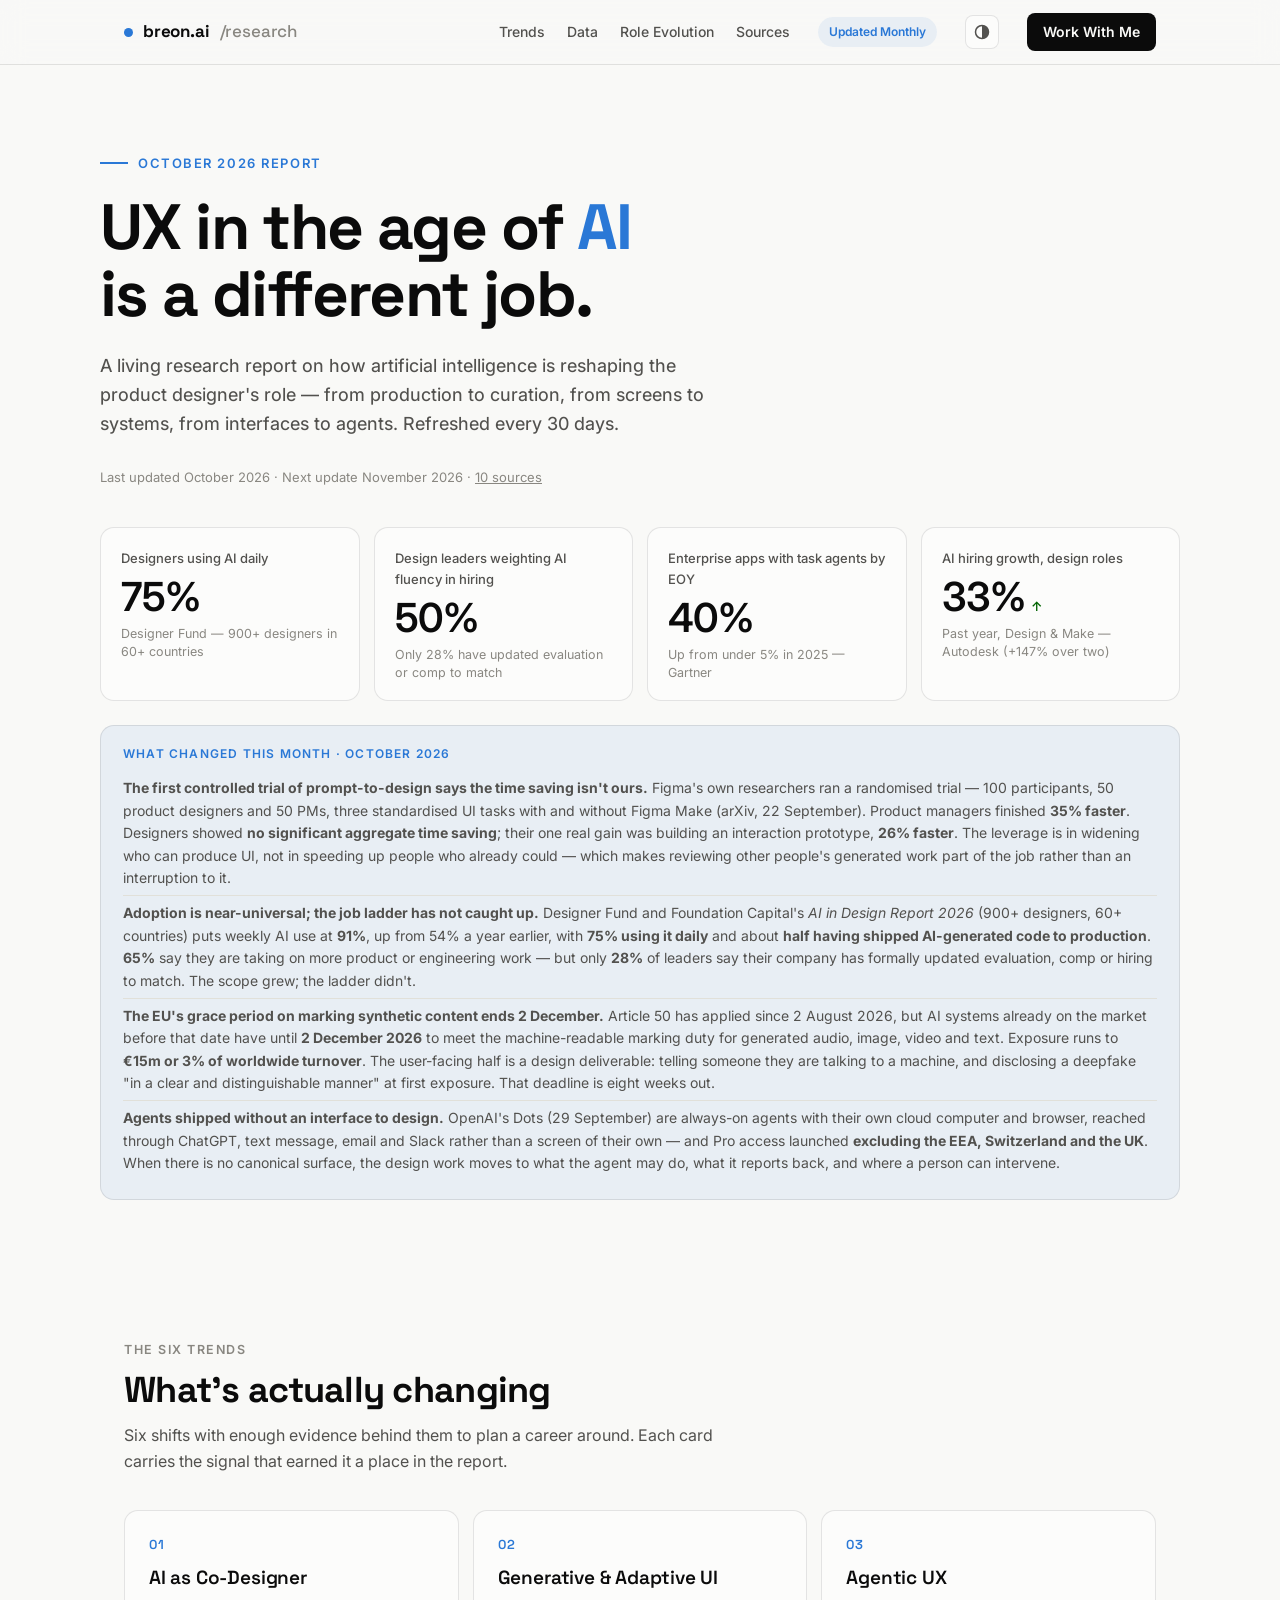
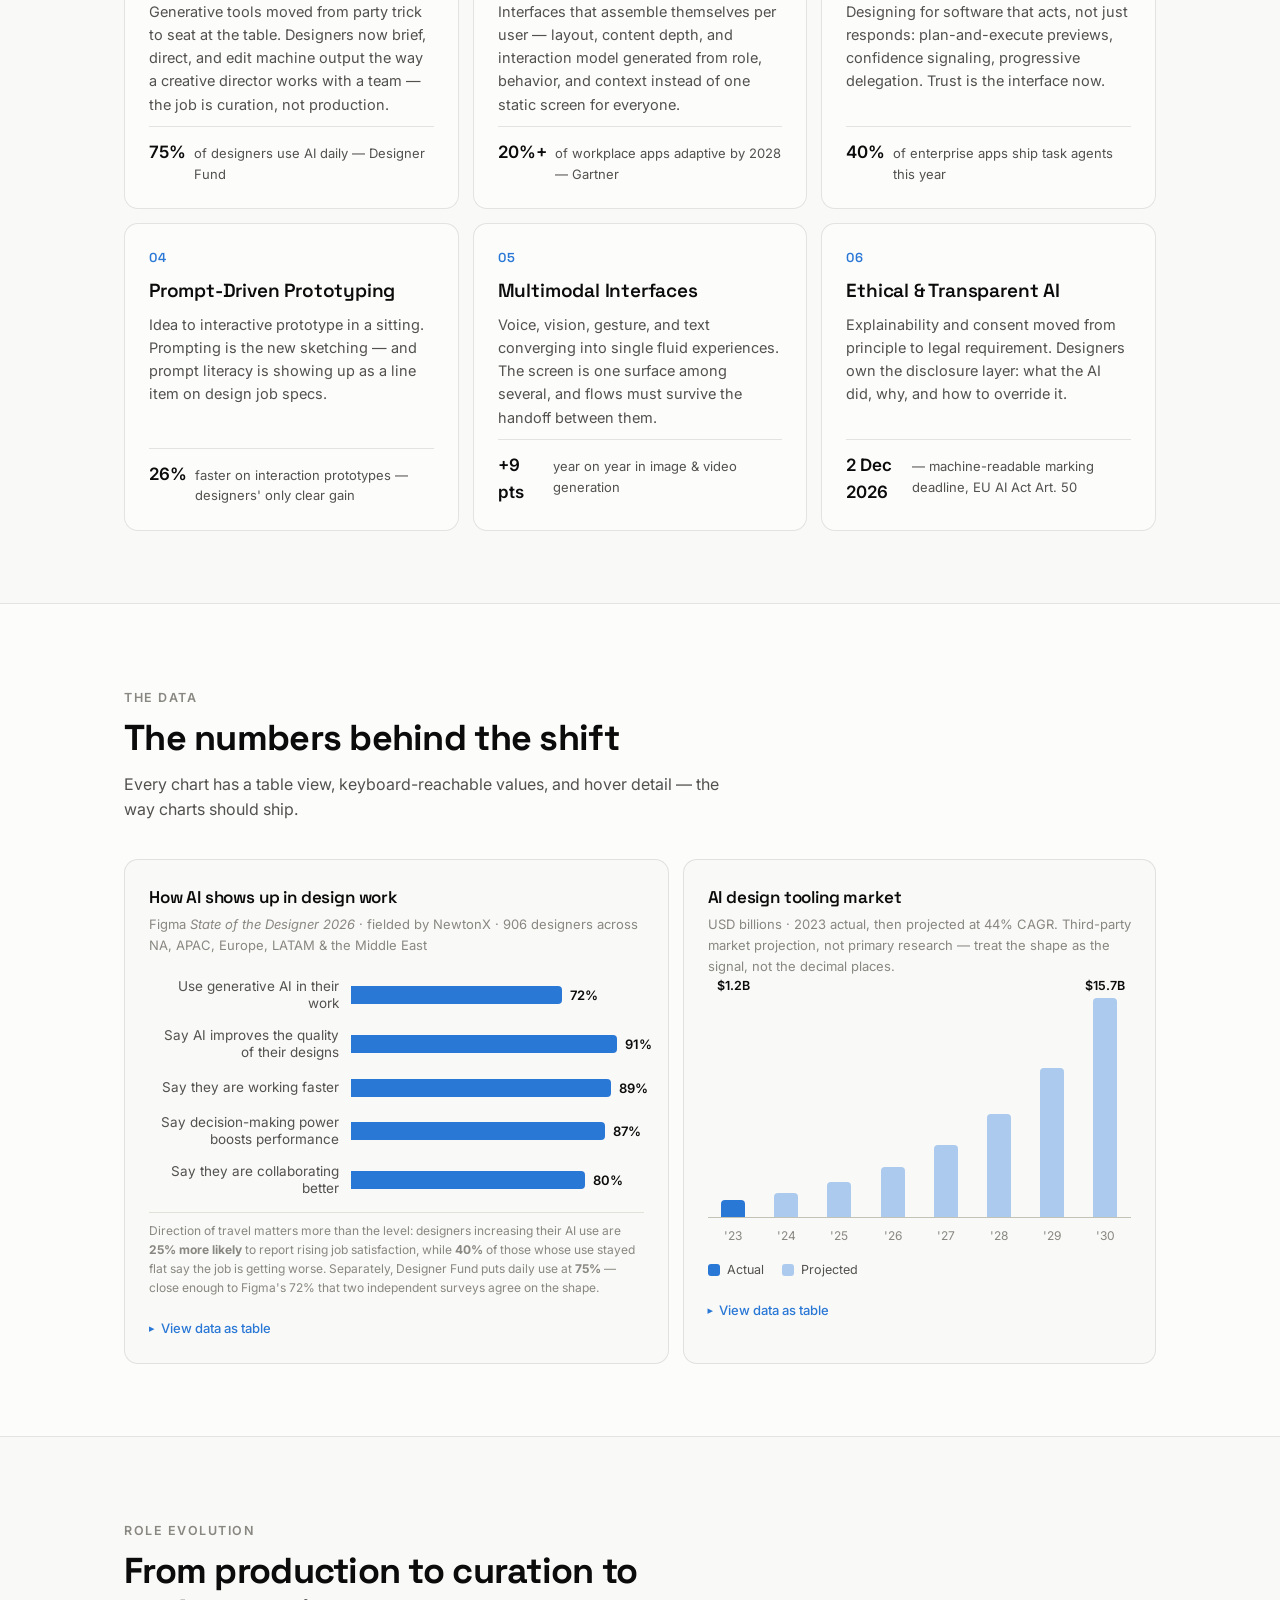
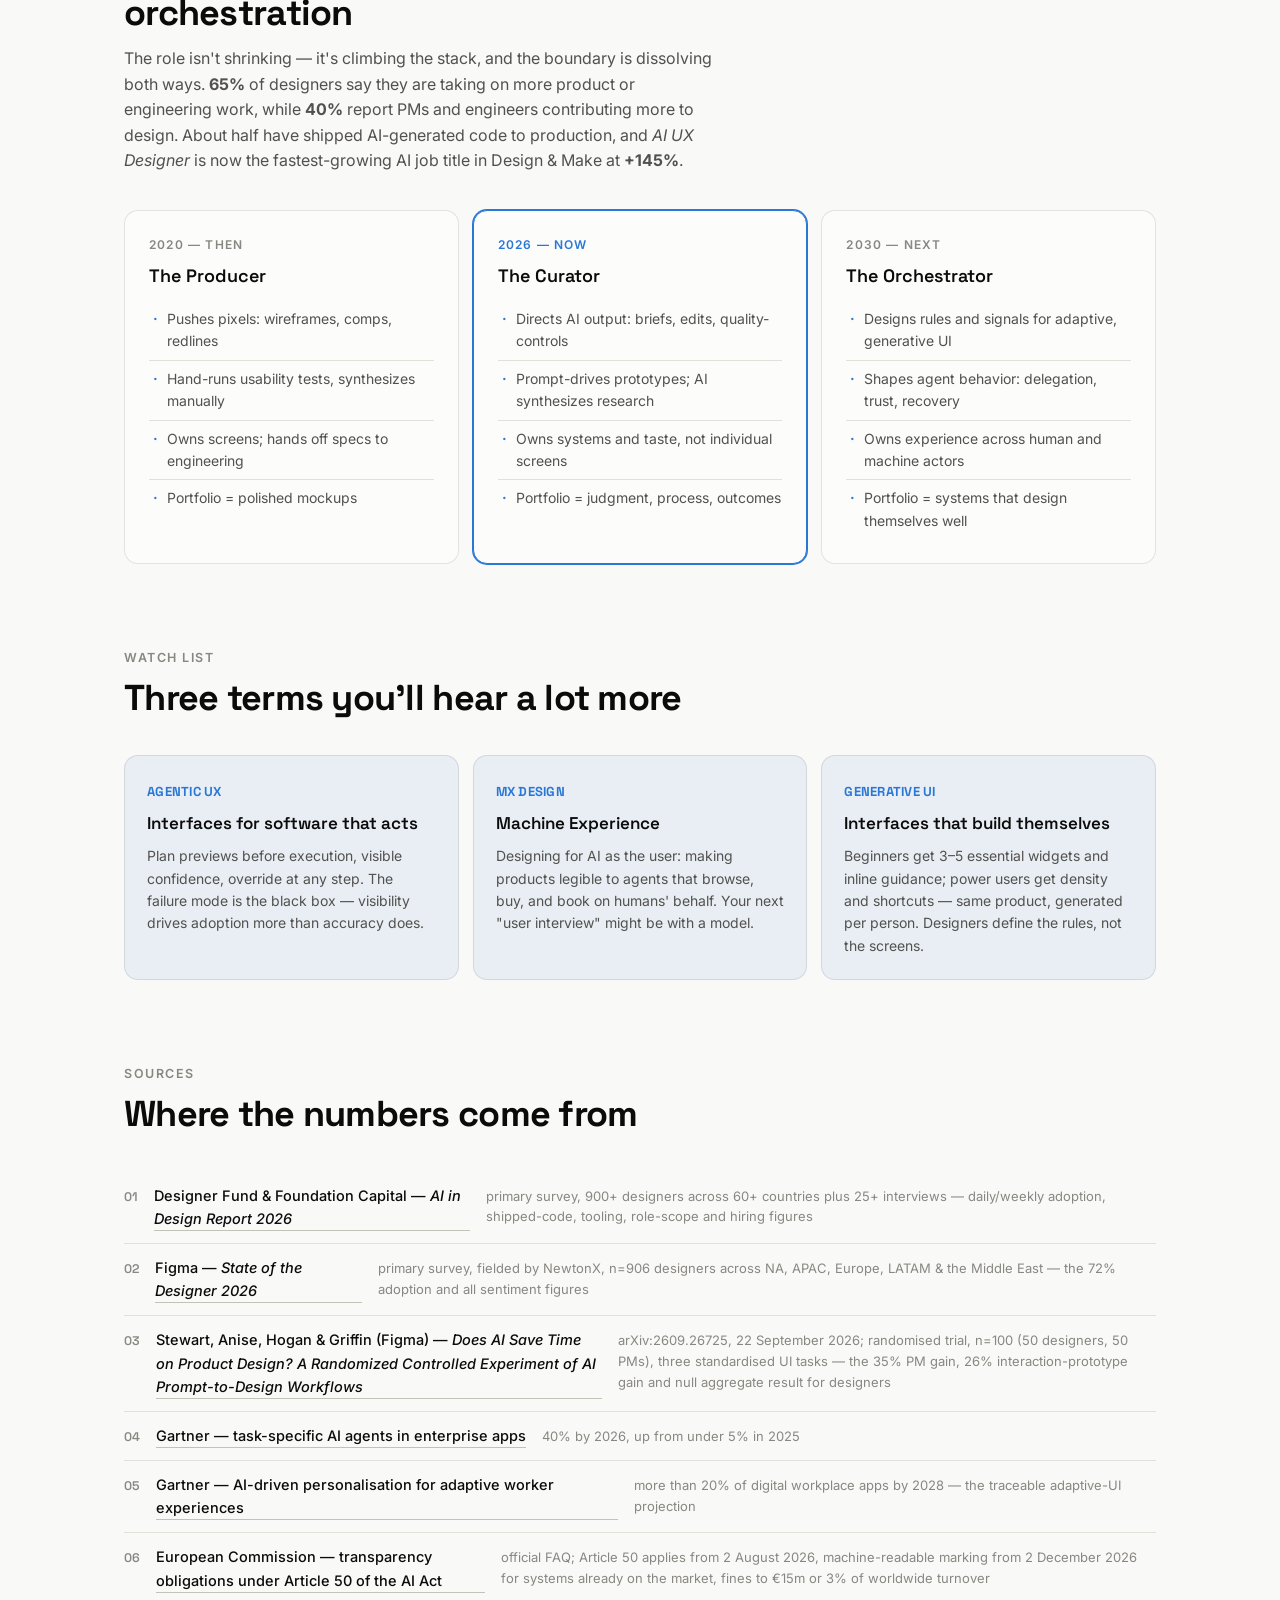
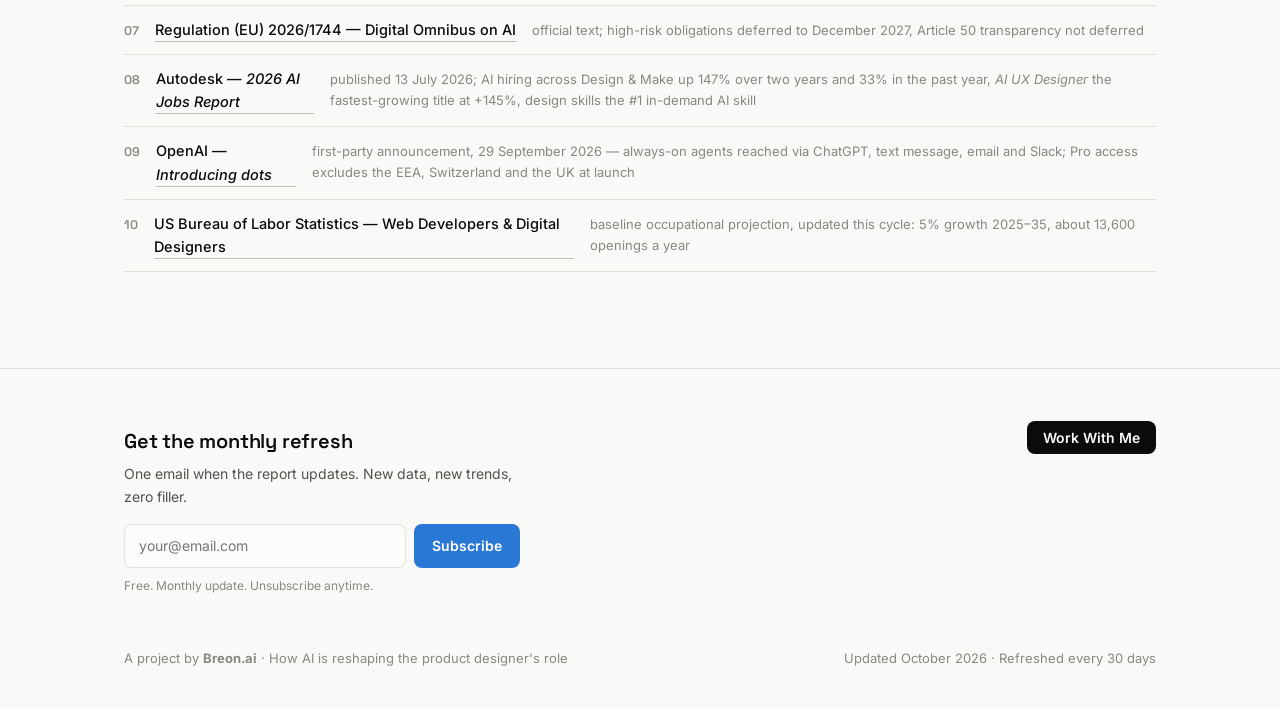
<file: index.html>
<!DOCTYPE html>
<html lang="en">
<head>
<meta charset="UTF-8">
<meta name="viewport" content="width=device-width, initial-scale=1.0">
<title>October 2026 · AI Design Trends in UX — Breon.ai Research</title>
<link rel="canonical" href="https://research.breon.ai/">
<meta name="description" content="October 2026 edition. A living research report on how artificial intelligence is reshaping UX and product design — trends, data, and role evolution. Updated monthly, sourced from primary research.">
<link rel="preconnect" href="https://fonts.googleapis.com">
<link rel="preconnect" href="https://fonts.gstatic.com" crossorigin>
<link href="https://fonts.googleapis.com/css2?family=Space+Grotesk:wght@400;500;600;700&family=Inter:wght@400;450;500;600;700&display=swap" rel="stylesheet">
<style>
  :root{
    color-scheme: light;
    --page:#f9f9f7;
    --surface:#fcfcfb;
    --ink:#0b0b0b;
    --ink-2:#52514e;
    --muted:#898781;
    --grid:#e1e0d9;
    --baseline:#c3c2b7;
    --border:rgba(11,11,11,0.10);
    --accent:#2a78d6;
    --accent-soft:rgba(42,120,214,0.08);
    --accent-soft-2:rgba(42,120,214,0.14);
    --good:#006300;
    --sans:'Inter',system-ui,-apple-system,'Segoe UI',sans-serif;
    --display:'Space Grotesk','Inter',system-ui,sans-serif;
  }
  :root[data-theme="dark"]{
    color-scheme: dark;
    --page:#0d0d0d;
    --surface:#1a1a19;
    --ink:#ffffff;
    --ink-2:#c3c2b7;
    --muted:#898781;
    --grid:#2c2c2a;
    --baseline:#383835;
    --border:rgba(255,255,255,0.10);
    --accent:#3987e5;
    --accent-soft:rgba(57,135,229,0.12);
    --accent-soft-2:rgba(57,135,229,0.20);
    --good:#0ca30c;
  }
  @media (prefers-color-scheme: dark){
    :root:not([data-theme="light"]){
      color-scheme: dark;
      --page:#0d0d0d;
      --surface:#1a1a19;
      --ink:#ffffff;
      --ink-2:#c3c2b7;
      --muted:#898781;
      --grid:#2c2c2a;
      --baseline:#383835;
      --border:rgba(255,255,255,0.10);
      --accent:#3987e5;
      --accent-soft:rgba(57,135,229,0.12);
      --accent-soft-2:rgba(57,135,229,0.20);
      --good:#0ca30c;
    }
  }
  *{box-sizing:border-box;margin:0;padding:0}
  html{scroll-behavior:smooth}
  body{
    font-family:var(--sans);
    background:var(--page);
    color:var(--ink);
    line-height:1.6;
    font-size:16px;
    -webkit-font-smoothing:antialiased;
    transition:background .25s ease,color .25s ease;
  }
  a{color:inherit}
  .wrap{max-width:1080px;margin:0 auto;padding:0 24px}

  /* ---------- Nav ---------- */
  header.site{
    position:sticky;top:0;z-index:50;
    background:var(--page);
    background:color-mix(in srgb, var(--page) 86%, transparent);
    -webkit-backdrop-filter:blur(12px);
    backdrop-filter:blur(12px);
    border-bottom:1px solid var(--border);
  }
  .nav{display:flex;align-items:center;gap:28px;height:64px}
  .brand{font-family:var(--display);font-weight:700;font-size:17px;letter-spacing:-0.01em;text-decoration:none;display:flex;align-items:center;gap:10px}
  .brand .dot{width:9px;height:9px;border-radius:50%;background:var(--accent);display:inline-block}
  .nav nav{display:flex;gap:22px;margin-left:auto}
  .nav nav a{font-size:14px;font-weight:500;color:var(--ink-2);text-decoration:none;transition:color .15s}
  .nav nav a:hover{color:var(--ink)}
  .pill{
    font-size:12px;font-weight:600;color:var(--accent);
    background:var(--accent-soft);border:1px solid transparent;
    padding:4px 10px;border-radius:999px;white-space:nowrap;
  }
  .cta{
    font-size:14px;font-weight:600;text-decoration:none;
    background:var(--ink);color:var(--page);
    padding:8px 16px;border-radius:8px;white-space:nowrap;
    transition:opacity .15s;
  }
  .cta:hover{opacity:.85}
  .theme-btn{
    border:1px solid var(--border);background:var(--surface);color:var(--ink-2);
    width:34px;height:34px;border-radius:8px;cursor:pointer;font-size:15px;
    display:grid;place-items:center;
  }
  @media (max-width:840px){ .nav nav{display:none} }

  /* ---------- Hero ---------- */
  .hero{padding:88px 0 56px;position:relative;overflow:hidden}
  .hero .eyebrow{
    font-size:13px;font-weight:600;letter-spacing:.12em;text-transform:uppercase;
    color:var(--accent);margin-bottom:20px;display:flex;align-items:center;gap:10px;
  }
  .hero .eyebrow::before{content:'';width:28px;height:2px;background:var(--accent);display:inline-block}
  .hero h1{
    font-family:var(--display);font-size:clamp(38px,6vw,64px);
    line-height:1.05;letter-spacing:-0.025em;font-weight:700;max-width:14ch;
  }
  .hero h1 em{font-style:normal;color:var(--accent)}
  .hero .lede{
    margin-top:24px;font-size:18px;color:var(--ink-2);max-width:56ch;font-weight:450;
  }
  .hero .meta{margin-top:28px;display:flex;gap:14px;flex-wrap:wrap;align-items:center}
  .hero .meta .stamp{font-size:13px;color:var(--muted)}

  /* ---------- KPI row ---------- */
  .kpis{
    display:grid;grid-template-columns:repeat(4,1fr);gap:14px;
    margin:40px 0 0;
  }
  @media (max-width:840px){ .kpis{grid-template-columns:repeat(2,1fr)} }
  .tile{
    background:var(--surface);border:1px solid var(--border);border-radius:14px;
    padding:20px 20px 18px;
  }
  .tile .label{font-size:13px;color:var(--ink-2);font-weight:500}
  .tile .value{
    font-family:var(--sans);font-weight:600;font-size:40px;letter-spacing:-0.02em;
    line-height:1.1;margin-top:6px;
  }
  .tile .note{font-size:12.5px;color:var(--muted);margin-top:6px;line-height:1.45}
  .tile .delta{font-size:13px;font-weight:600;color:var(--good);margin-left:6px}

  /* ---------- Monthly highlights (injected by update_content.py) ---------- */
  .highlights{
    margin-top:24px;background:var(--accent-soft);border:1px solid var(--border);
    border-radius:14px;padding:18px 22px;
  }
  .highlights .hl-kicker{
    font-size:12px;font-weight:600;letter-spacing:.1em;text-transform:uppercase;
    color:var(--accent);margin-bottom:8px;
  }
  .highlights ul{list-style:none}
  .highlights li{font-size:14px;color:var(--ink-2);padding:6px 0;border-bottom:1px solid var(--grid)}
  .highlights li:last-child{border-bottom:none}

  /* ---------- Sections ---------- */
  section{padding:72px 0}
  .sec-head{margin-bottom:36px;max-width:60ch}
  .sec-head .kicker{
    font-size:12.5px;font-weight:600;letter-spacing:.12em;text-transform:uppercase;
    color:var(--muted);margin-bottom:10px;
  }
  .sec-head h2{
    font-family:var(--display);font-size:clamp(26px,3.6vw,36px);
    letter-spacing:-0.02em;line-height:1.15;font-weight:700;
  }
  .sec-head p{margin-top:12px;color:var(--ink-2);font-size:16px}

  /* ---------- Trend cards ---------- */
  .trends{display:grid;grid-template-columns:repeat(3,1fr);gap:14px}
  @media (max-width:900px){ .trends{grid-template-columns:repeat(2,1fr)} }
  @media (max-width:600px){ .trends{grid-template-columns:1fr} }
  .trend{
    background:var(--surface);border:1px solid var(--border);border-radius:14px;
    padding:24px;display:flex;flex-direction:column;gap:10px;
    transition:transform .18s ease, box-shadow .18s ease;
  }
  .trend:hover{transform:translateY(-3px);box-shadow:0 12px 32px rgba(0,0,0,.07)}
  .trend .num{
    font-family:var(--display);font-size:13px;font-weight:600;color:var(--accent);
    letter-spacing:.08em;
  }
  .trend h3{font-family:var(--display);font-size:19px;font-weight:600;letter-spacing:-0.01em;line-height:1.25}
  .trend p{font-size:14.5px;color:var(--ink-2);flex:1}
  .trend .signal{
    font-size:13px;color:var(--ink-2);border-top:1px solid var(--border);
    padding-top:12px;display:flex;align-items:baseline;gap:8px;
  }
  .trend .signal b{font-size:17px;font-weight:600;color:var(--ink)}

  /* ---------- Charts ---------- */
  .charts{display:grid;grid-template-columns:1.15fr 1fr;gap:14px}
  @media (max-width:900px){ .charts{grid-template-columns:1fr} }
  .chart-card{
    background:var(--surface);border:1px solid var(--border);border-radius:14px;
    padding:24px;
  }
  .chart-card h3{font-family:var(--display);font-size:17px;font-weight:600;letter-spacing:-0.01em}
  .chart-card .sub{font-size:13px;color:var(--muted);margin-top:3px;margin-bottom:22px}

  /* horizontal bars */
  .hbar-row{display:grid;grid-template-columns:190px 1fr;align-items:center;gap:12px;margin-bottom:14px}
  @media (max-width:600px){ .hbar-row{grid-template-columns:1fr;gap:4px} }
  .hbar-row .cat{font-size:13.5px;color:var(--ink-2);text-align:right;line-height:1.3}
  @media (max-width:600px){ .hbar-row .cat{text-align:left} }
  .hbar-track{position:relative;height:24px;display:flex;align-items:center}
  .hbar{
    height:18px;background:var(--accent);
    border-radius:0 4px 4px 0;  /* rounded data-end, square baseline */
    position:relative;min-width:2px;
    transition:width .8s cubic-bezier(.2,.7,.3,1);
    outline:none;
  }
  .hbar:hover,.hbar:focus-visible{filter:brightness(1.12)}
  .hbar:focus-visible{box-shadow:0 0 0 2px var(--surface),0 0 0 4px var(--accent)}
  .hbar-val{
    position:absolute;left:calc(100% + 8px);top:50%;transform:translateY(-50%);
    font-size:13px;font-weight:600;color:var(--ink);white-space:nowrap;
  }
  .axis-note{font-size:12px;color:var(--muted);margin-top:10px;border-top:1px solid var(--grid);padding-top:8px}

  /* columns */
  .cols{
    display:flex;align-items:flex-end;gap:10px;height:220px;
    border-bottom:1px solid var(--baseline);padding:0 4px;position:relative;
  }
  .colwrap{flex:1;display:flex;flex-direction:column;align-items:center;justify-content:flex-end;height:100%;gap:0;position:relative}
  .col{
    width:100%;max-width:24px;background:var(--accent);
    border-radius:4px 4px 0 0;   /* rounded data-end, square baseline */
    transition:height .8s cubic-bezier(.2,.7,.3,1), filter .15s;
    outline:none;
  }
  .col.proj{background:var(--accent-soft-2)}
  .col.proj{background:color-mix(in srgb, var(--accent) 38%, var(--surface))}
  .col:hover,.col:focus-visible{filter:brightness(1.12)}
  .col:focus-visible{box-shadow:0 0 0 2px var(--surface),0 0 0 4px var(--accent)}
  .col-cap{
    position:absolute;top:-22px;left:50%;transform:translateX(-50%);
    font-size:12.5px;font-weight:600;color:var(--ink);white-space:nowrap;
  }
  .col-x{display:flex;gap:10px;padding:8px 4px 0}
  .col-x span{flex:1;text-align:center;font-size:12px;color:var(--muted)}
  .legend{display:flex;gap:18px;margin-top:14px;font-size:12.5px;color:var(--ink-2)}
  .legend .key{display:flex;align-items:center;gap:7px}
  .legend .sw{width:12px;height:12px;border-radius:3px;background:var(--accent);display:inline-block}
  .legend .sw.proj{background:color-mix(in srgb, var(--accent) 38%, var(--surface))}

  /* table view */
  details.tbl{margin-top:16px}
  details.tbl summary{
    font-size:13px;font-weight:500;color:var(--accent);cursor:pointer;list-style:none;
    display:inline-flex;align-items:center;gap:6px;
  }
  details.tbl summary::before{content:'▸';font-size:11px;transition:transform .15s}
  details.tbl[open] summary::before{transform:rotate(90deg)}
  details.tbl table{
    width:100%;border-collapse:collapse;margin-top:10px;font-size:13.5px;
  }
  details.tbl th{
    text-align:left;font-weight:600;color:var(--ink-2);border-bottom:1px solid var(--grid);
    padding:6px 8px;font-size:12.5px;
  }
  details.tbl td{padding:6px 8px;border-bottom:1px solid var(--grid);color:var(--ink-2)}
  details.tbl td.num{text-align:right;font-variant-numeric:tabular-nums;color:var(--ink)}
  details.tbl th.num{text-align:right}

  /* tooltip */
  #tip{
    position:fixed;z-index:100;pointer-events:none;
    background:var(--ink);color:var(--page);
    font-size:12.5px;line-height:1.4;padding:8px 11px;border-radius:8px;
    box-shadow:0 8px 24px rgba(0,0,0,.18);
    opacity:0;transition:opacity .12s;max-width:240px;
  }
  #tip b{font-size:14px;display:block}
  #tip .tl{opacity:.75}

  /* ---------- Role evolution ---------- */
  .roles{display:grid;grid-template-columns:repeat(3,1fr);gap:14px}
  @media (max-width:840px){ .roles{grid-template-columns:1fr} }
  .role{
    background:var(--surface);border:1px solid var(--border);border-radius:14px;padding:24px;
  }
  .role .era{
    font-size:12px;font-weight:600;letter-spacing:.1em;text-transform:uppercase;color:var(--muted);
  }
  .role.now{border-color:var(--accent);box-shadow:0 0 0 1px var(--accent)}
  .role.now .era{color:var(--accent)}
  .role h3{font-family:var(--display);font-size:18px;font-weight:600;margin:8px 0 10px}
  .role ul{list-style:none}
  .role li{
    font-size:14px;color:var(--ink-2);padding:7px 0 7px 18px;position:relative;
    border-bottom:1px solid var(--grid);
  }
  .role li:last-child{border-bottom:none}
  .role li::before{content:'·';position:absolute;left:4px;color:var(--accent);font-weight:700}

  /* ---------- Concepts strip ---------- */
  .concepts{display:grid;grid-template-columns:repeat(3,1fr);gap:14px}
  @media (max-width:840px){ .concepts{grid-template-columns:1fr} }
  .concept{
    border:1px solid var(--border);border-radius:14px;padding:22px;background:var(--accent-soft);
  }
  .concept .tag{
    font-family:var(--display);font-size:13px;font-weight:700;color:var(--accent);letter-spacing:.02em;
  }
  .concept h3{font-family:var(--display);font-size:17px;font-weight:600;margin:6px 0 8px}
  .concept p{font-size:14px;color:var(--ink-2)}

  /* ---------- Sources ---------- */
  .sources ol{list-style:none;counter-reset:src}
  .sources li{
    counter-increment:src;
    display:flex;gap:16px;align-items:baseline;
    padding:12px 0;border-bottom:1px solid var(--grid);font-size:14.5px;
  }
  .sources li::before{
    content:counter(src,decimal-leading-zero);
    font-family:var(--display);font-size:12.5px;font-weight:600;color:var(--muted);
  }
  .sources a{color:var(--ink);text-decoration:none;font-weight:500;border-bottom:1px solid var(--baseline)}
  .sources a:hover{color:var(--accent);border-color:var(--accent)}
  .sources .src-note{color:var(--muted);font-size:13px}

  /* ---------- Footer ---------- */
  footer.site{
    border-top:1px solid var(--border);padding:56px 0 40px;margin-top:24px;
  }
  .foot-grid{display:flex;justify-content:space-between;gap:32px;flex-wrap:wrap;align-items:flex-start}
  .newsletter h3{font-family:var(--display);font-size:20px;font-weight:600;letter-spacing:-0.01em}
  .newsletter p{color:var(--ink-2);font-size:14px;margin:6px 0 16px;max-width:44ch}
  .nl-form{display:flex;gap:8px;max-width:400px}
  .nl-form input{
    flex:1;font:inherit;font-size:14px;padding:10px 14px;border-radius:8px;
    border:1px solid var(--border);background:var(--surface);color:var(--ink);
  }
  .nl-form button{
    font:inherit;font-size:14px;font-weight:600;padding:10px 18px;border-radius:8px;
    border:none;background:var(--accent);color:#fff;cursor:pointer;
  }
  .nl-form button:hover{filter:brightness(1.1)}
  .foot-meta{font-size:13px;color:var(--muted);margin-top:36px;display:flex;justify-content:space-between;flex-wrap:wrap;gap:8px}

  .reveal{opacity:0;transform:translateY(14px);transition:opacity .6s ease,transform .6s ease}
  .reveal.in{opacity:1;transform:none}
  @media (prefers-reduced-motion: reduce){
    .reveal{opacity:1;transform:none;transition:none}
    .hbar,.col{transition:none}
  }
</style>
</head>
<body>

<header class="site">
  <div class="wrap nav">
    <a class="brand" href="#top"><span class="dot"></span>breon.ai<span style="color:var(--muted);font-weight:500">/research</span></a>
    <nav aria-label="Primary">
      <a href="#trends">Trends</a>
      <a href="#data">Data</a>
      <a href="#roles">Role Evolution</a>
      <a href="#sources">Sources</a>
    </nav>
    <span class="pill">Updated Monthly</span>
    <button class="theme-btn" id="themeBtn" aria-label="Toggle dark mode" title="Toggle theme"><svg width="16" height="16" viewBox="0 0 16 16" fill="none" aria-hidden="true"><circle cx="8" cy="8" r="6.5" stroke="currentColor" stroke-width="1.5"/><path d="M8 1.5 A6.5 6.5 0 0 1 8 14.5 Z" fill="currentColor"/></svg></button>
    <a class="cta" href="work-with-me.html">Work With Me</a>
  </div>
</header>

<main id="top">

  <!-- HERO -->
  <div class="wrap hero">
    <p class="eyebrow">October 2026 Report</p>
    <h1>UX in the age of <em>AI</em> is a different job.</h1>
    <p class="lede">A living research report on how artificial intelligence is reshaping the product designer's role — from production to curation, from screens to systems, from interfaces to agents. Refreshed every 30 days.</p>
    <div class="meta">
      <span class="stamp" id="updated-stamp">Last updated October 2026 · Next update November 2026 · <a href="#sources" style="color:inherit">10 sources</a></span>
    </div>

    <div class="kpis">
      <div class="tile reveal">
        <div class="label">Designers using AI daily</div>
        <div class="value" id="stat-using-ai">75%</div>
        <div class="note">Designer Fund — 900+ designers in 60+ countries</div>
      </div>
      <div class="tile reveal">
        <div class="label">Design leaders weighting AI fluency in hiring</div>
        <div class="value" id="stat-ai-fluency">50%</div>
        <div class="note">Only 28% have updated evaluation or comp to match</div>
      </div>
      <div class="tile reveal">
        <div class="label">Enterprise apps with task agents by EOY</div>
        <div class="value" id="stat-agent-apps">40%</div>
        <div class="note">Up from under 5% in 2025 — Gartner</div>
      </div>
      <div class="tile reveal">
        <div class="label">AI hiring growth, design roles</div>
        <div class="value" id="stat-job-growth">33%<span class="delta">↑</span></div>
        <div class="note">Past year, Design &amp; Make — Autodesk (+147% over two)</div>
      </div>
    </div>

    <!-- HIGHLIGHTS_START -->
    <div class="highlights">
      <p class="hl-kicker">What changed this month · October 2026</p>
      <ul>
        <li><b>The first controlled trial of prompt-to-design says the time saving isn't ours.</b> Figma's own researchers ran a randomised trial — 100 participants, 50 product designers and 50 PMs, three standardised UI tasks with and without Figma Make (arXiv, 22 September). Product managers finished <b>35% faster</b>. Designers showed <b>no significant aggregate time saving</b>; their one real gain was building an interaction prototype, <b>26% faster</b>. The leverage is in widening who can produce UI, not in speeding up people who already could — which makes reviewing other people's generated work part of the job rather than an interruption to it.</li>
        <li><b>Adoption is near-universal; the job ladder has not caught up.</b> Designer Fund and Foundation Capital's <em>AI in Design Report 2026</em> (900+ designers, 60+ countries) puts weekly AI use at <b>91%</b>, up from 54% a year earlier, with <b>75% using it daily</b> and about <b>half having shipped AI-generated code to production</b>. <b>65%</b> say they are taking on more product or engineering work — but only <b>28%</b> of leaders say their company has formally updated evaluation, comp or hiring to match. The scope grew; the ladder didn't.</li>
        <li><b>The EU's grace period on marking synthetic content ends 2 December.</b> Article 50 has applied since 2 August 2026, but AI systems already on the market before that date have until <b>2 December 2026</b> to meet the machine-readable marking duty for generated audio, image, video and text. Exposure runs to <b>€15m or 3% of worldwide turnover</b>. The user-facing half is a design deliverable: telling someone they are talking to a machine, and disclosing a deepfake "in a clear and distinguishable manner" at first exposure. That deadline is eight weeks out.</li>
        <li><b>Agents shipped without an interface to design.</b> OpenAI's Dots (29 September) are always-on agents with their own cloud computer and browser, reached through ChatGPT, text message, email and Slack rather than a screen of their own — and Pro access launched <b>excluding the EEA, Switzerland and the UK</b>. When there is no canonical surface, the design work moves to what the agent may do, what it reports back, and where a person can intervene.</li>
      </ul>
    </div>
    <!-- HIGHLIGHTS_END -->
  </div>

  <!-- TRENDS -->
  <section id="trends">
    <div class="wrap">
      <div class="sec-head">
        <p class="kicker">The Six Trends</p>
        <h2>What's actually changing</h2>
        <p>Six shifts with enough evidence behind them to plan a career around. Each card carries the signal that earned it a place in the report.</p>
      </div>
      <div class="trends">
        <article class="trend reveal">
          <span class="num">01</span>
          <h3>AI as Co-Designer</h3>
          <p>Generative tools moved from party trick to seat at the table. Designers now brief, direct, and edit machine output the way a creative director works with a team — the job is curation, not production.</p>
          <div class="signal"><b>75%</b> of designers use AI daily — Designer Fund</div>
        </article>
        <article class="trend reveal">
          <span class="num">02</span>
          <h3>Generative &amp; Adaptive UI</h3>
          <p>Interfaces that assemble themselves per user — layout, content depth, and interaction model generated from role, behavior, and context instead of one static screen for everyone.</p>
          <div class="signal"><b>20%+</b> of workplace apps adaptive by 2028 — Gartner</div>
        </article>
        <article class="trend reveal">
          <span class="num">03</span>
          <h3>Agentic UX</h3>
          <p>Designing for software that acts, not just responds: plan-and-execute previews, confidence signaling, progressive delegation. Trust is the interface now.</p>
          <div class="signal"><b>40%</b> of enterprise apps ship task agents this year</div>
        </article>
        <article class="trend reveal">
          <span class="num">04</span>
          <h3>Prompt-Driven Prototyping</h3>
          <p>Idea to interactive prototype in a sitting. Prompting is the new sketching — and prompt literacy is showing up as a line item on design job specs.</p>
          <div class="signal"><b>26%</b> faster on interaction prototypes — designers' only clear gain</div>
        </article>
        <article class="trend reveal">
          <span class="num">05</span>
          <h3>Multimodal Interfaces</h3>
          <p>Voice, vision, gesture, and text converging into single fluid experiences. The screen is one surface among several, and flows must survive the handoff between them.</p>
          <div class="signal"><b>+9 pts</b> year on year in image &amp; video generation</div>
        </article>
        <article class="trend reveal">
          <span class="num">06</span>
          <h3>Ethical &amp; Transparent AI</h3>
          <p>Explainability and consent moved from principle to legal requirement. Designers own the disclosure layer: what the AI did, why, and how to override it.</p>
          <div class="signal"><b>2 Dec 2026</b> — machine-readable marking deadline, EU AI Act Art. 50</div>
        </article>
      </div>
    </div>
  </section>

  <!-- DATA -->
  <section id="data" style="background:var(--surface);border-top:1px solid var(--border);border-bottom:1px solid var(--border)">
    <div class="wrap">
      <div class="sec-head">
        <p class="kicker">The Data</p>
        <h2>The numbers behind the shift</h2>
        <p>Every chart has a table view, keyboard-reachable values, and hover detail — the way charts should ship.</p>
      </div>
      <div class="charts">

        <div class="chart-card" style="background:var(--page)">
          <h3>How AI shows up in design work</h3>
          <p class="sub">Figma <em>State of the Designer 2026</em> · fielded by NewtonX · 906 designers across NA, APAC, Europe, LATAM &amp; the Middle East</p>

          <!-- SURVEY_CHART_START -->
          <div class="hbar-row">
            <span class="cat">Use generative AI in their work</span>
            <div class="hbar-track"><div class="hbar" style="width:0" data-w="72%" tabindex="0" role="img" aria-label="Use generative AI in their work: 72 percent" data-tip-value="72%" data-tip-label="Use generative AI in their work"><span class="hbar-val">72%</span></div></div>
          </div>
          <div class="hbar-row">
            <span class="cat">Say AI improves the quality of their designs</span>
            <div class="hbar-track"><div class="hbar" style="width:0" data-w="91%" tabindex="0" role="img" aria-label="Say AI improves the quality of their designs: 91 percent" data-tip-value="91%" data-tip-label="Say AI improves the quality of their designs"><span class="hbar-val">91%</span></div></div>
          </div>
          <div class="hbar-row">
            <span class="cat">Say they are working faster</span>
            <div class="hbar-track"><div class="hbar" style="width:0" data-w="89%" tabindex="0" role="img" aria-label="Say they are working faster: 89 percent" data-tip-value="89%" data-tip-label="Say they are working faster"><span class="hbar-val">89%</span></div></div>
          </div>
          <div class="hbar-row">
            <span class="cat">Say decision-making power boosts performance</span>
            <div class="hbar-track"><div class="hbar" style="width:0" data-w="87%" tabindex="0" role="img" aria-label="Say decision-making power boosts their performance: 87 percent" data-tip-value="87%" data-tip-label="Say decision-making power boosts performance"><span class="hbar-val">87%</span></div></div>
          </div>
          <div class="hbar-row">
            <span class="cat">Say they are collaborating better</span>
            <div class="hbar-track"><div class="hbar" style="width:0" data-w="80%" tabindex="0" role="img" aria-label="Say they are collaborating better: 80 percent" data-tip-value="80%" data-tip-label="Say they are collaborating better"><span class="hbar-val">80%</span></div></div>
          </div>
          <!-- SURVEY_CHART_END -->
          <p class="axis-note" id="survey-note">Direction of travel matters more than the level: designers increasing their AI use are <b>25% more likely</b> to report rising job satisfaction, while <b>40%</b> of those whose use stayed flat say the job is getting worse. Separately, Designer Fund puts daily use at <b>75%</b> — close enough to Figma's 72% that two independent surveys agree on the shape.</p>

          <details class="tbl">
            <summary>View data as table</summary>
            <table>
              <thead><tr><th>Measure</th><th class="num">Share</th></tr></thead>
              <tbody>
                <!-- SURVEY_TABLE_START -->
                <tr><td>Use generative AI in their work</td><td class="num">72%</td></tr>
                <tr><td>Say AI improves the quality of their designs</td><td class="num">91%</td></tr>
                <tr><td>Say they are working faster</td><td class="num">89%</td></tr>
                <tr><td>Say decision-making power boosts performance</td><td class="num">87%</td></tr>
                <tr><td>Say they are collaborating better</td><td class="num">80%</td></tr>
                <!-- SURVEY_TABLE_END -->
              </tbody>
            </table>
          </details>
        </div>

        <div class="chart-card" style="background:var(--page)">
          <h3>AI design tooling market</h3>
          <p class="sub">USD billions · 2023 actual, then projected at 44% CAGR. Third-party market projection, not primary research — treat the shape as the signal, not the decimal places.</p>

          <div class="cols" role="img" aria-label="Column chart: AI design market grows from 1.2 billion dollars in 2023 to a projected 15.7 billion by 2030">
            <div class="colwrap"><div class="col" style="height:0" data-h="8%" tabindex="0" data-tip-value="$1.2B" data-tip-label="2023 · actual"><span class="col-cap">$1.2B</span></div></div>
            <div class="colwrap"><div class="col proj" style="height:0" data-h="11%" tabindex="0" data-tip-value="$1.7B" data-tip-label="2024 · projected"></div></div>
            <div class="colwrap"><div class="col proj" style="height:0" data-h="16%" tabindex="0" data-tip-value="$2.5B" data-tip-label="2025 · projected"></div></div>
            <div class="colwrap"><div class="col proj" style="height:0" data-h="23%" tabindex="0" data-tip-value="$3.6B" data-tip-label="2026 · projected"></div></div>
            <div class="colwrap"><div class="col proj" style="height:0" data-h="33%" tabindex="0" data-tip-value="$5.2B" data-tip-label="2027 · projected"></div></div>
            <div class="colwrap"><div class="col proj" style="height:0" data-h="47%" tabindex="0" data-tip-value="$7.4B" data-tip-label="2028 · projected"></div></div>
            <div class="colwrap"><div class="col proj" style="height:0" data-h="68%" tabindex="0" data-tip-value="$10.7B" data-tip-label="2029 · projected"></div></div>
            <div class="colwrap"><div class="col proj" style="height:0" data-h="100%" tabindex="0" data-tip-value="$15.7B" data-tip-label="2030 · projected"><span class="col-cap">$15.7B</span></div></div>
          </div>
          <div class="col-x">
            <span>'23</span><span>'24</span><span>'25</span><span>'26</span><span>'27</span><span>'28</span><span>'29</span><span>'30</span>
          </div>
          <div class="legend">
            <span class="key"><span class="sw"></span>Actual</span>
            <span class="key"><span class="sw proj"></span>Projected</span>
          </div>

          <details class="tbl">
            <summary>View data as table</summary>
            <table>
              <thead><tr><th>Year</th><th class="num">Market (USD B)</th><th>Basis</th></tr></thead>
              <tbody>
                <tr><td>2023</td><td class="num">1.2</td><td>Actual</td></tr>
                <tr><td>2024</td><td class="num">1.7</td><td>Projected</td></tr>
                <tr><td>2025</td><td class="num">2.5</td><td>Projected</td></tr>
                <tr><td>2026</td><td class="num">3.6</td><td>Projected</td></tr>
                <tr><td>2027</td><td class="num">5.2</td><td>Projected</td></tr>
                <tr><td>2028</td><td class="num">7.4</td><td>Projected</td></tr>
                <tr><td>2029</td><td class="num">10.7</td><td>Projected</td></tr>
                <tr><td>2030</td><td class="num">15.7</td><td>Projected</td></tr>
              </tbody>
            </table>
          </details>
        </div>

      </div>
    </div>
  </section>

  <!-- ROLE EVOLUTION -->
  <section id="roles">
    <div class="wrap">
      <div class="sec-head">
        <p class="kicker">Role Evolution</p>
        <h2>From production to curation to orchestration</h2>
        <p>The role isn't shrinking — it's climbing the stack, and the boundary is dissolving both ways. <b>65%</b> of designers say they are taking on more product or engineering work, while <b>40%</b> report PMs and engineers contributing more to design. About half have shipped AI-generated code to production, and <em>AI UX Designer</em> is now the fastest-growing AI job title in Design &amp; Make at <b>+145%</b>.</p>
      </div>
      <div class="roles">
        <div class="role reveal">
          <p class="era">2020 — Then</p>
          <h3>The Producer</h3>
          <ul>
            <li>Pushes pixels: wireframes, comps, redlines</li>
            <li>Hand-runs usability tests, synthesizes manually</li>
            <li>Owns screens; hands off specs to engineering</li>
            <li>Portfolio = polished mockups</li>
          </ul>
        </div>
        <div class="role now reveal">
          <p class="era">2026 — Now</p>
          <h3>The Curator</h3>
          <ul>
            <li>Directs AI output: briefs, edits, quality-controls</li>
            <li>Prompt-drives prototypes; AI synthesizes research</li>
            <li>Owns systems and taste, not individual screens</li>
            <li>Portfolio = judgment, process, outcomes</li>
          </ul>
        </div>
        <div class="role reveal">
          <p class="era">2030 — Next</p>
          <h3>The Orchestrator</h3>
          <ul>
            <li>Designs rules and signals for adaptive, generative UI</li>
            <li>Shapes agent behavior: delegation, trust, recovery</li>
            <li>Owns experience across human and machine actors</li>
            <li>Portfolio = systems that design themselves well</li>
          </ul>
        </div>
      </div>
    </div>
  </section>

  <!-- EMERGING CONCEPTS -->
  <section style="padding-top:0">
    <div class="wrap">
      <div class="sec-head">
        <p class="kicker">Watch List</p>
        <h2>Three terms you'll hear a lot more</h2>
      </div>
      <div class="concepts">
        <div class="concept reveal">
          <span class="tag">AGENTIC UX</span>
          <h3>Interfaces for software that acts</h3>
          <p>Plan previews before execution, visible confidence, override at any step. The failure mode is the black box — visibility drives adoption more than accuracy does.</p>
        </div>
        <div class="concept reveal">
          <span class="tag">MX DESIGN</span>
          <h3>Machine Experience</h3>
          <p>Designing for AI as the user: making products legible to agents that browse, buy, and book on humans' behalf. Your next "user interview" might be with a model.</p>
        </div>
        <div class="concept reveal">
          <span class="tag">GENERATIVE UI</span>
          <h3>Interfaces that build themselves</h3>
          <p>Beginners get 3–5 essential widgets and inline guidance; power users get density and shortcuts — same product, generated per person. Designers define the rules, not the screens.</p>
        </div>
      </div>
    </div>
  </section>

  <!-- SOURCES -->
  <section id="sources" style="padding-top:0">
    <div class="wrap sources">
      <div class="sec-head">
        <p class="kicker">Sources</p>
        <h2>Where the numbers come from</h2>
      </div>
      <ol>
        <li><a href="https://stateofaidesign.com/" target="_blank" rel="noopener">Designer Fund &amp; Foundation Capital — <em>AI in Design Report 2026</em></a> <span class="src-note">primary survey, 900+ designers across 60+ countries plus 25+ interviews — daily/weekly adoption, shipped-code, tooling, role-scope and hiring figures</span></li>
        <li><a href="https://www.figma.com/blog/state-of-the-designer-2026/" target="_blank" rel="noopener">Figma — <em>State of the Designer 2026</em></a> <span class="src-note">primary survey, fielded by NewtonX, n=906 designers across NA, APAC, Europe, LATAM &amp; the Middle East — the 72% adoption and all sentiment figures</span></li>
        <li><a href="https://arxiv.org/abs/2609.26725" target="_blank" rel="noopener">Stewart, Anise, Hogan &amp; Griffin (Figma) — <em>Does AI Save Time on Product Design? A Randomized Controlled Experiment of AI Prompt-to-Design Workflows</em></a> <span class="src-note">arXiv:2609.26725, 22 September 2026; randomised trial, n=100 (50 designers, 50 PMs), three standardised UI tasks — the 35% PM gain, 26% interaction-prototype gain and null aggregate result for designers</span></li>
        <li><a href="https://www.gartner.com/en/newsroom/press-releases/2025-08-26-gartner-predicts-40-percent-of-enterprise-apps-will-feature-task-specific-ai-agents-by-2026-up-from-less-than-5-percent-in-2025" target="_blank" rel="noopener">Gartner — task-specific AI agents in enterprise apps</a> <span class="src-note">40% by 2026, up from under 5% in 2025</span></li>
        <li><a href="https://www.gartner.com/en/newsroom/press-releases/2025-03-12-gartner-predicts-over-20-percent-of-workplace-apps-will-use-ai-driven-personalization-algorithms-for-adaptive-worker-experiences-by-2028" target="_blank" rel="noopener">Gartner — AI-driven personalisation for adaptive worker experiences</a> <span class="src-note">more than 20% of digital workplace apps by 2028 — the traceable adaptive-UI projection</span></li>
        <li><a href="https://digital-strategy.ec.europa.eu/en/faqs/transparency-obligations-under-article-50-ai-act" target="_blank" rel="noopener">European Commission — transparency obligations under Article 50 of the AI Act</a> <span class="src-note">official FAQ; Article 50 applies from 2 August 2026, machine-readable marking from 2 December 2026 for systems already on the market, fines to €15m or 3% of worldwide turnover</span></li>
        <li><a href="https://eur-lex.europa.eu/eli/reg/2026/1744/oj" target="_blank" rel="noopener">Regulation (EU) 2026/1744 — Digital Omnibus on AI</a> <span class="src-note">official text; high-risk obligations deferred to December 2027, Article 50 transparency not deferred</span></li>
        <li><a href="https://adsknews.autodesk.com/en/news/2026-ai-jobs-report/" target="_blank" rel="noopener">Autodesk — <em>2026 AI Jobs Report</em></a> <span class="src-note">published 13 July 2026; AI hiring across Design &amp; Make up 147% over two years and 33% in the past year, <em>AI UX Designer</em> the fastest-growing title at +145%, design skills the #1 in-demand AI skill</span></li>
        <li><a href="https://openai.com/index/introducing-dots/" target="_blank" rel="noopener">OpenAI — <em>Introducing dots</em></a> <span class="src-note">first-party announcement, 29 September 2026 — always-on agents reached via ChatGPT, text message, email and Slack; Pro access excludes the EEA, Switzerland and the UK at launch</span></li>
        <li><a href="https://www.bls.gov/ooh/computer-and-information-technology/web-developers.htm" target="_blank" rel="noopener">US Bureau of Labor Statistics — Web Developers &amp; Digital Designers</a> <span class="src-note">baseline occupational projection, updated this cycle: 5% growth 2025–35, about 13,600 openings a year</span></li>
      </ol>
    </div>
  </section>

</main>

<footer class="site" id="footer">
  <div class="wrap">
    <div class="foot-grid">
      <div class="newsletter">
        <h3>Get the monthly refresh</h3>
        <p>One email when the report updates. New data, new trends, zero filler.</p>
        <form class="nl-form" action="https://breon.us5.list-manage.com/subscribe/post?u=e75153f5d1ff220ba71d9ca7f&amp;id=9311297276&amp;f_id=008963e2f0" method="POST" novalidate target="_blank">
          <input type="hidden" name="u" value="e75153f5d1ff220ba71d9ca7f">
          <input type="hidden" name="id" value="9311297276">
          <!-- real people should not fill this in -->
          <div aria-hidden="true" style="position:absolute;left:-5000px;">
            <input type="text" name="b_e75153f5d1ff220ba71d9ca7f_9311297276" tabindex="-1" value="">
          </div>
          <input type="email" name="EMAIL" placeholder="your@email.com" aria-label="Email address" required>
          <button type="submit">Subscribe</button>
        </form>
        <p style="font-size:12px;color:var(--muted);margin-top:8px">Free. Monthly update. Unsubscribe anytime.</p>
      </div>
      <div>
        <a class="cta" href="work-with-me.html">Work With Me</a>
      </div>
    </div>
    <div class="foot-meta">
      <span>A project by <strong>Breon.ai</strong> · How AI is reshaping the product designer's role</span>
      <span id="footer-updated">Updated October 2026 · Refreshed every 30 days</span>
    </div>
  </div>
</footer>

<div id="tip" role="status" aria-hidden="true"></div>

<script>
/* ---------- theme toggle ---------- */
const root = document.documentElement;
const btn = document.getElementById('themeBtn');
btn.addEventListener('click', () => {
  const dark = root.dataset.theme === 'dark' ||
    (!root.dataset.theme && matchMedia('(prefers-color-scheme: dark)').matches);
  root.dataset.theme = dark ? 'light' : 'dark';
});

/* ---------- scroll reveal ---------- */
const io = new IntersectionObserver(es => es.forEach(e => {
  if (e.isIntersecting){ e.target.classList.add('in'); io.unobserve(e.target); }
}), {threshold:.15});
document.querySelectorAll('.reveal').forEach(el => io.observe(el));

/* ---------- shared tooltip (enhances, never gates) ---------- */
const tip = document.getElementById('tip');
function showTip(target, x, y){
  const v = target.dataset.tipValue, l = target.dataset.tipLabel;
  if (!v) return;
  tip.textContent = '';
  const b = document.createElement('b'); b.textContent = v;
  const s = document.createElement('span'); s.className='tl'; s.textContent = l;
  tip.append(b, s);
  tip.style.opacity = 1;
  const r = tip.getBoundingClientRect();
  tip.style.left = Math.min(x + 14, innerWidth - r.width - 12) + 'px';
  tip.style.top  = Math.max(y - r.height - 12, 8) + 'px';
}
function hideTip(){ tip.style.opacity = 0; }
document.querySelectorAll('[data-tip-value]').forEach(el => {
  el.addEventListener('pointermove', e => showTip(el, e.clientX, e.clientY));
  el.addEventListener('pointerleave', hideTip);
  el.addEventListener('focus', () => {
    const r = el.getBoundingClientRect();
    showTip(el, r.left + r.width/2, r.top);
  });
  el.addEventListener('blur', hideTip);
});

/* ---------- animate bars/columns on reveal ---------- */
const grow = new IntersectionObserver(es => es.forEach(e => {
  if (e.isIntersecting){
    e.target.querySelectorAll('[data-w]').forEach(b => b.style.width = b.dataset.w);
    e.target.querySelectorAll('[data-h]').forEach(c => c.style.height = c.dataset.h);
    grow.unobserve(e.target);
  }
}), {threshold:.3});
document.querySelectorAll('.chart-card').forEach(el => grow.observe(el));
</script>
</body>
</html>
</file>
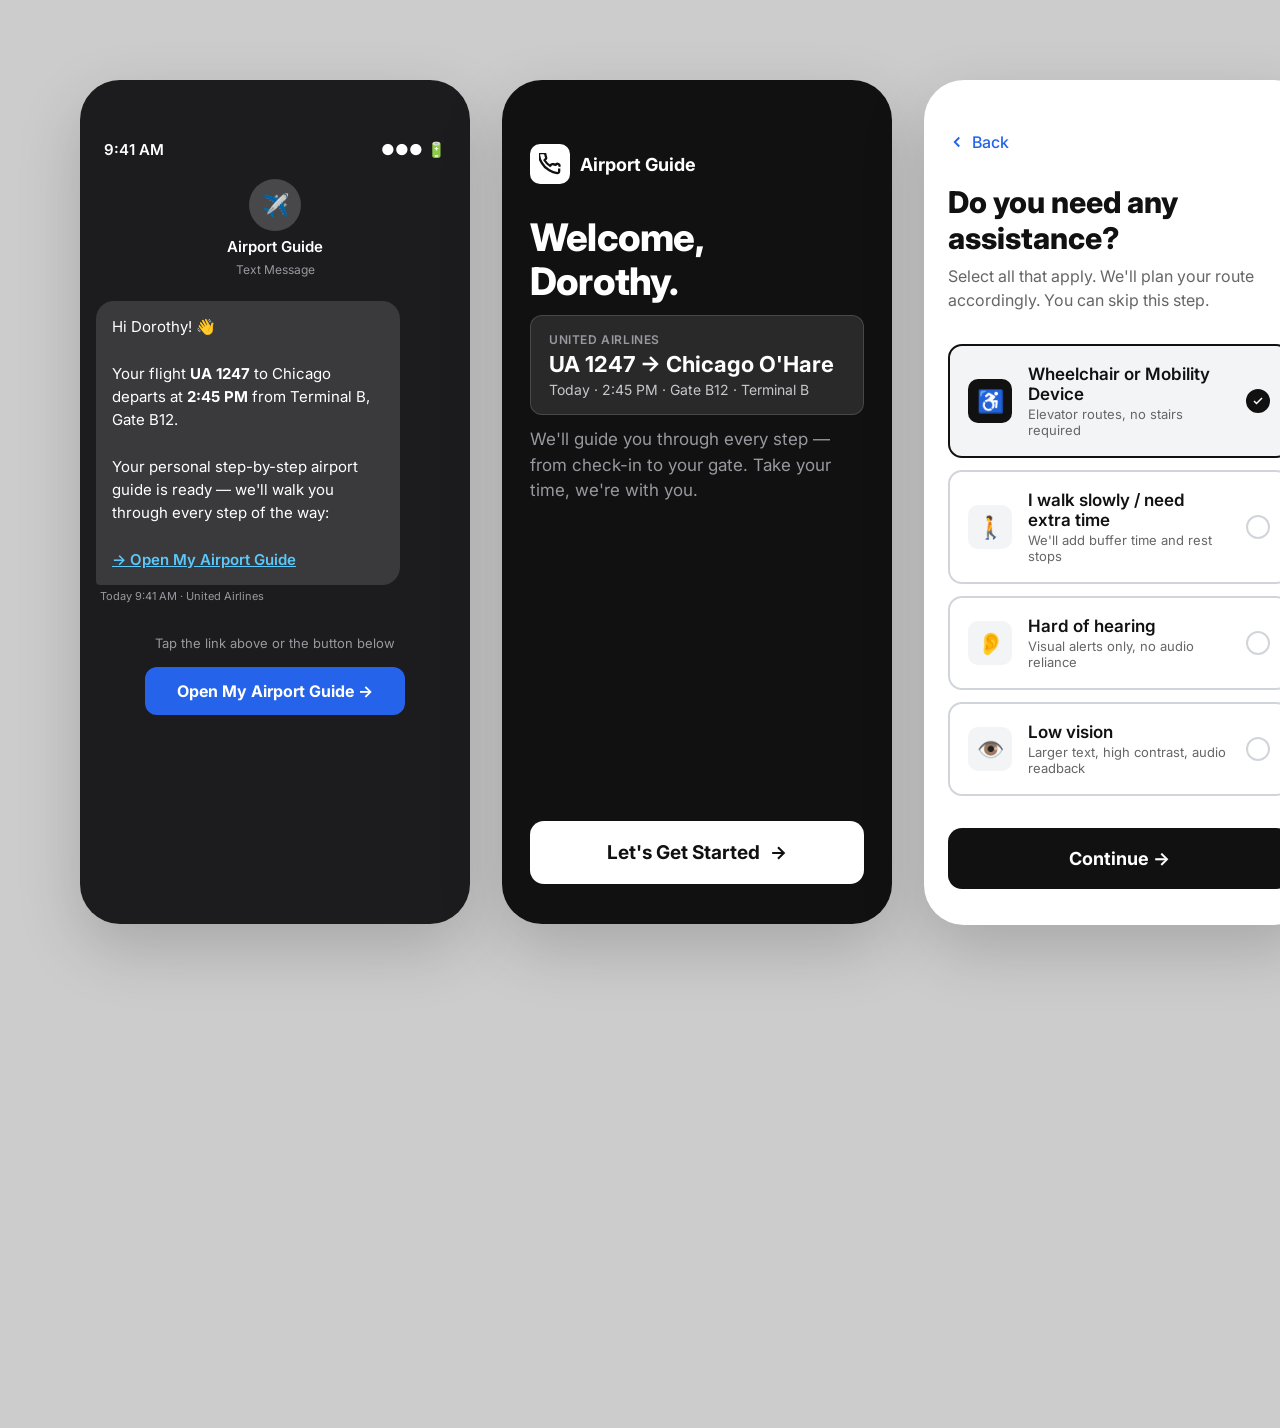
<file: airport-guide-figma.html>
<!DOCTYPE html>
<html lang="en">
<head>
  <meta charset="UTF-8">
  <meta name="viewport" content="width=1600">
  <title>Airport Guide — Figma Export (All Screens)</title>
  <link href="https://fonts.googleapis.com/css2?family=Inter:wght@400;500;600;700;800&display=swap" rel="stylesheet">
  <style>
    :root {
      --black:   #111111;
      --gray1:   #333333;
      --gray2:   #666666;
      --gray3:   #999999;
      --gray4:   #D1D5DB;
      --gray5:   #F3F4F6;
      --white:   #FFFFFF;
      --blue:    #2563EB;
      --blue-lt: #EFF6FF;
      --blue-bd: #BFDBFE;
      --green:   #16A34A;
      --green-lt:#F0FDF4;
      --green-bd:#BBF7D0;
      --red:     #DC2626;
      --red-lt:  #FEF2F2;
      --yellow:  #F59E0B;
    }

    * { box-sizing: border-box; margin: 0; padding: 0; -webkit-tap-highlight-color: transparent; }

    html, body {
      font-family: 'Inter', sans-serif;
      background: #CCCCCC;
      padding: 40px;
    }

    /* ── Figma export layout: all screens side by side ── */
    .phone {
      display: flex;
      flex-direction: row;
      align-items: flex-start;
      gap: 32px;
      width: max-content;
    }

    /* ── Each screen is a phone frame ── */
    .screen {
      display: flex !important;
      flex-direction: column;
      width: 390px;
      min-height: 844px;
      background: var(--white);
      border-radius: 40px;
      overflow: hidden;
      box-shadow: 0 24px 64px rgba(0,0,0,.18);
      flex-shrink: 0;
      position: relative;
    }

    /* Label above each frame */
    .screen::before {
      content: attr(data-label);
      position: absolute;
      top: -28px;
      left: 0;
      font-family: 'Inter', sans-serif;
      font-size: 12px;
      font-weight: 700;
      color: #555;
      text-transform: uppercase;
      letter-spacing: .06em;
      white-space: nowrap;
    }

    @keyframes fadeIn { from { opacity: 1; } to { opacity: 1; } }

    /* ════════════════════════════════════════
       SCREEN 0 — SMS Preview
    ════════════════════════════════════════ */
    .sms-screen {
      background: #1C1C1E;
      padding: 60px 0 40px;
      align-items: center;
    }

    .sms-status {
      width: 100%;
      display: flex;
      align-items: center;
      justify-content: space-between;
      padding: 0 24px 20px;
      color: var(--white);
      font-size: 15px;
      font-weight: 600;
    }

    .sms-header {
      display: flex;
      flex-direction: column;
      align-items: center;
      gap: 6px;
      margin-bottom: 24px;
    }

    .sms-avatar {
      width: 52px; height: 52px;
      border-radius: 50%;
      background: #48484A;
      display: flex; align-items: center; justify-content: center;
      font-size: 22px;
    }

    .sms-name { color: var(--white); font-size: 15px; font-weight: 600; }
    .sms-type { color: #98989F; font-size: 12px; }

    .sms-bubble-wrap {
      width: 100%;
      padding: 0 16px;
      display: flex;
      flex-direction: column;
      gap: 12px;
    }

    .sms-bubble {
      background: #3A3A3C;
      border-radius: 18px 18px 18px 4px;
      padding: 14px 16px;
      max-width: 85%;
      color: var(--white);
      font-size: 15px;
      line-height: 1.55;
    }

    .sms-link {
      color: #5AC8FA;
      text-decoration: underline;
      cursor: pointer;
      font-weight: 600;
    }

    .sms-time { color: #98989F; font-size: 11px; margin-top: 4px; padding-left: 4px; }

    .sms-tap-hint {
      margin-top: 32px;
      color: #98989F;
      font-size: 13px;
      text-align: center;
    }

    .sms-open-btn {
      margin-top: 16px;
      background: var(--blue);
      color: var(--white);
      border: none;
      border-radius: 12px;
      padding: 14px 32px;
      font-size: 16px;
      font-weight: 700;
      font-family: 'Inter', sans-serif;
      cursor: pointer;
    }

    /* ════════════════════════════════════════
       SCREEN 1 — Welcome
    ════════════════════════════════════════ */
    .welcome-screen {
      background: var(--black);
      padding: 64px 28px 40px;
      justify-content: space-between;
    }

    .welcome-top { display: flex; flex-direction: column; gap: 32px; }

    .welcome-logo {
      display: flex; align-items: center; gap: 10px;
    }

    .logo-icon {
      width: 40px; height: 40px;
      background: var(--white);
      border-radius: 10px;
      display: flex; align-items: center; justify-content: center;
    }

    .logo-text { color: var(--white); font-size: 18px; font-weight: 700; }

    .welcome-copy { display: flex; flex-direction: column; gap: 12px; }

    .welcome-greeting {
      color: var(--white);
      font-size: 38px;
      font-weight: 800;
      line-height: 1.15;
      letter-spacing: -0.02em;
    }

    .welcome-flight {
      background: rgba(255,255,255,.1);
      border: 1px solid rgba(255,255,255,.15);
      border-radius: 12px;
      padding: 16px 18px;
      display: flex;
      flex-direction: column;
      gap: 4px;
    }

    .wf-airline { color: #98989F; font-size: 12px; font-weight: 600; text-transform: uppercase; letter-spacing: .05em; }
    .wf-flight  { color: var(--white); font-size: 22px; font-weight: 700; }
    .wf-detail  { color: #C7C7CC; font-size: 14px; }

    .welcome-tagline { color: #98989F; font-size: 17px; line-height: 1.5; }

    .welcome-btn {
      width: 100%;
      background: var(--white);
      color: var(--black);
      border: none;
      border-radius: 14px;
      padding: 20px;
      font-size: 19px;
      font-weight: 700;
      font-family: 'Inter', sans-serif;
      cursor: pointer;
      display: flex;
      align-items: center;
      justify-content: center;
      gap: 8px;
    }

    /* ════════════════════════════════════════
       SCREEN 2 — Accessibility Setup
    ════════════════════════════════════════ */
    .setup-screen { padding: 52px 24px 36px; gap: 0; }

    .setup-back {
      display: flex; align-items: center; gap: 6px;
      color: var(--blue); font-size: 16px; font-weight: 500;
      background: none; border: none; cursor: pointer;
      font-family: 'Inter', sans-serif;
      margin-bottom: 32px; padding: 0;
    }

    .setup-title {
      font-size: 30px; font-weight: 800; color: var(--black);
      line-height: 1.2; margin-bottom: 8px;
    }

    .setup-subtitle {
      font-size: 16px; color: var(--gray2);
      line-height: 1.5; margin-bottom: 32px;
    }

    .setup-options { display: flex; flex-direction: column; gap: 12px; margin-bottom: 32px; }

    .setup-option {
      display: flex; align-items: center; gap: 16px;
      padding: 18px 18px;
      border: 2px solid var(--gray4);
      border-radius: 14px;
      cursor: pointer;
      transition: border-color .15s, background .15s;
      background: var(--white);
    }

    .setup-option.selected {
      border-color: var(--black);
      background: var(--gray5);
    }

    .setup-option-icon {
      width: 44px; height: 44px;
      background: var(--gray5);
      border-radius: 10px;
      display: flex; align-items: center; justify-content: center;
      font-size: 22px;
      flex-shrink: 0;
    }

    .setup-option.selected .setup-option-icon { background: var(--black); }

    .setup-option-text { flex: 1; }
    .setup-option-name { font-size: 17px; font-weight: 600; color: var(--black); }
    .setup-option-desc { font-size: 13px; color: var(--gray2); margin-top: 2px; }

    .setup-check {
      width: 24px; height: 24px;
      border-radius: 50%;
      border: 2px solid var(--gray4);
      display: flex; align-items: center; justify-content: center;
      flex-shrink: 0;
      transition: background .15s, border-color .15s;
    }

    .setup-option.selected .setup-check {
      background: var(--black);
      border-color: var(--black);
    }

    .setup-continue {
      width: 100%;
      background: var(--black);
      color: var(--white);
      border: none;
      border-radius: 14px;
      padding: 20px;
      font-size: 18px;
      font-weight: 700;
      font-family: 'Inter', sans-serif;
      cursor: pointer;
    }

    /* ════════════════════════════════════════
       SCREEN 3 — Journey Overview
    ════════════════════════════════════════ */
    .overview-screen { padding: 52px 24px 36px; }

    .overview-title {
      font-size: 28px; font-weight: 800; color: var(--black);
      margin-bottom: 4px;
    }

    .overview-subtitle { font-size: 15px; color: var(--gray2); margin-bottom: 28px; }

    .overview-steps { display: flex; flex-direction: column; margin-bottom: 28px; }

    .overview-step {
      display: flex; align-items: flex-start; gap: 14px;
      padding: 16px 0;
      border-bottom: 1px solid var(--gray5);
    }

    .overview-step:last-child { border-bottom: none; }

    .ov-indicator {
      width: 36px; height: 36px;
      border-radius: 50%;
      display: flex; align-items: center; justify-content: center;
      flex-shrink: 0;
      font-size: 14px; font-weight: 700;
    }

    .ov-indicator.done { background: var(--green); color: var(--white); }
    .ov-indicator.active { background: var(--black); color: var(--white); }
    .ov-indicator.pending { background: var(--gray5); color: var(--gray2); border: 2px solid var(--gray4); }

    .ov-step-info { flex: 1; }
    .ov-step-name { font-size: 16px; font-weight: 600; color: var(--black); }
    .ov-step-detail { font-size: 13px; color: var(--gray2); margin-top: 2px; }

    .ov-step-badge {
      font-size: 11px; font-weight: 700;
      padding: 3px 8px; border-radius: 20px;
      margin-top: 6px; display: inline-block;
    }

    .badge-done { background: var(--green-lt); color: var(--green); }
    .badge-now  { background: var(--black); color: var(--white); }
    .badge-soon { background: var(--gray5); color: var(--gray2); }

    .overview-time {
      background: var(--gray5);
      border-radius: 12px;
      padding: 14px 16px;
      display: flex; align-items: center; gap: 10px;
      margin-bottom: 24px;
    }

    .ov-time-text { font-size: 15px; color: var(--gray1); }
    .ov-time-bold { font-weight: 700; color: var(--black); }

    .overview-start {
      width: 100%;
      background: var(--black);
      color: var(--white);
      border: none;
      border-radius: 14px;
      padding: 20px;
      font-size: 18px;
      font-weight: 700;
      font-family: 'Inter', sans-serif;
      cursor: pointer;
    }

    /* ════════════════════════════════════════
       NAVIGATION SCREENS (Steps 1–5)
    ════════════════════════════════════════ */
    .nav-screen { padding: 0; gap: 0; }

    /* Header */
    .nav-header {
      display: flex; align-items: center; justify-content: space-between;
      padding: 16px 20px 14px;
      border-bottom: 1px solid var(--gray5);
    }

    .nav-header-left { display: flex; align-items: center; gap: 10px; }

    .nav-header-icon {
      width: 34px; height: 34px;
      background: var(--black);
      border-radius: 8px;
      display: flex; align-items: center; justify-content: center;
    }

    .nav-header-title { font-size: 16px; font-weight: 700; color: var(--black); }
    .nav-header-sub   { font-size: 12px; color: var(--gray2); }

    .live-badge {
      display: flex; align-items: center; gap: 5px;
      background: var(--green-lt);
      border: 1px solid var(--green-bd);
      border-radius: 20px;
      padding: 4px 10px;
      font-size: 12px; font-weight: 600; color: var(--green);
    }

    .live-dot {
      width: 6px; height: 6px;
      border-radius: 50%;
      background: var(--green);
      animation: pulse 1.5s infinite;
    }

    @keyframes pulse {
      0%, 100% { opacity: 1; }
      50% { opacity: .4; }
    }

    /* Flight banner */
    .flight-banner {
      margin: 14px 16px 0;
      background: var(--blue-lt);
      border: 1px solid var(--blue-bd);
      border-radius: 12px;
      padding: 12px 14px;
      display: flex; align-items: flex-start; gap: 10px;
    }

    .fb-icon { flex-shrink: 0; margin-top: 2px; color: var(--blue); }
    .fb-content { flex: 1; }
    .fb-title { font-size: 15px; font-weight: 700; color: var(--blue); }
    .fb-desc  { font-size: 13px; color: var(--gray1); line-height: 1.45; margin-top: 2px; }
    .fb-close { background: none; border: none; color: var(--gray3); cursor: pointer; font-size: 18px; padding: 0; line-height: 1; }

    /* Progress */
    .progress-wrap { padding: 16px 20px 0; }
    .progress-top  { display: flex; justify-content: space-between; align-items: center; margin-bottom: 8px; }
    .progress-label { font-size: 15px; font-weight: 600; color: var(--black); }
    .progress-pct   { font-size: 15px; font-weight: 700; color: var(--black); }
    .progress-bar   { height: 6px; background: var(--gray4); border-radius: 3px; overflow: hidden; }
    .progress-fill  { height: 100%; background: var(--black); border-radius: 3px; transition: width .4s ease; }
    .progress-meta  { display: flex; justify-content: space-between; margin-top: 6px; }
    .progress-step  { font-size: 13px; color: var(--gray2); }
    .progress-time  { font-size: 13px; color: var(--gray2); }

    /* Direction card */
    .direction-card {
      margin: 16px 16px 0;
      border: 1.5px solid var(--gray4);
      border-radius: 18px;
      padding: 28px 20px 24px;
      display: flex;
      flex-direction: column;
      align-items: center;
      gap: 0;
    }

    .dir-label {
      font-size: 10px; font-weight: 700;
      text-transform: uppercase; letter-spacing: .1em;
      color: var(--gray3); margin-bottom: 20px;
    }

    .dir-arrow {
      width: 100px; height: 100px;
      background: var(--black);
      border-radius: 50%;
      display: flex; align-items: center; justify-content: center;
      margin-bottom: 20px;
    }

    .dir-arrow.arrived { background: var(--green); }

    .dir-instruction {
      font-size: 34px; font-weight: 800; color: var(--black);
      text-align: center; letter-spacing: -0.02em;
      margin-bottom: 8px;
    }

    .dir-detail {
      font-size: 18px; font-weight: 600; color: var(--black);
      text-align: center; margin-bottom: 14px;
    }

    .dir-location {
      display: flex; align-items: center; gap: 5px;
      color: var(--gray2); font-size: 14px;
    }

    /* Route list */
    .route-card {
      margin: 14px 16px 0;
      border: 1.5px solid var(--gray4);
      border-radius: 14px;
      overflow: hidden;
    }

    .route-title {
      padding: 14px 16px;
      font-size: 15px; font-weight: 700; color: var(--black);
      border-bottom: 1px solid var(--gray5);
    }

    .route-item {
      display: flex; align-items: center; gap: 14px;
      padding: 13px 16px;
      border-bottom: 1px solid var(--gray5);
    }

    .route-item:last-child { border-bottom: none; }

    .route-indicator {
      width: 28px; height: 28px;
      border-radius: 50%;
      display: flex; align-items: center; justify-content: center;
      flex-shrink: 0; font-size: 12px; font-weight: 700;
    }

    .ri-done   { background: var(--green); color: var(--white); }
    .ri-active { background: var(--black); color: var(--white); }
    .ri-next   { background: var(--gray5); color: var(--gray2); border: 1.5px solid var(--gray4); }

    .route-item-content { flex: 1; }
    .ri-name   { font-size: 14px; font-weight: 600; color: var(--black); }
    .ri-name.muted { color: var(--gray3); }
    .ri-sub    { font-size: 12px; color: var(--gray2); margin-top: 1px; }

    .ri-badge {
      font-size: 10px; font-weight: 700;
      padding: 2px 8px; border-radius: 20px;
      display: inline-flex; align-items: center; gap: 4px;
    }

    .ri-badge.progress { background: var(--blue-lt); color: var(--blue); }

    /* Accessibility notice */
    .access-notice {
      margin: 12px 16px 0;
      background: var(--green-lt);
      border: 1px solid var(--green-bd);
      border-radius: 12px;
      padding: 12px 14px;
      display: flex; align-items: flex-start; gap: 10px;
    }

    .an-icon { flex-shrink: 0; color: var(--green); margin-top: 1px; }
    .an-content { flex: 1; }
    .an-title { font-size: 14px; font-weight: 700; color: var(--green); }
    .an-desc  { font-size: 12px; color: var(--gray1); margin-top: 2px; line-height: 1.45; }
    .an-close { background: none; border: none; color: var(--gray3); cursor: pointer; font-size: 18px; padding: 0; }

    /* Action buttons */
    .action-btns {
      padding: 16px 16px 32px;
      display: flex; flex-direction: column; gap: 10px;
      margin-top: auto;
    }

    .btn-primary {
      width: 100%; padding: 19px;
      background: var(--black); color: var(--white);
      border: none; border-radius: 14px;
      font-size: 18px; font-weight: 700;
      font-family: 'Inter', sans-serif;
      cursor: pointer;
      display: flex; align-items: center; justify-content: center; gap: 8px;
    }

    .btn-danger {
      width: 100%; padding: 19px;
      background: var(--red); color: var(--white);
      border: none; border-radius: 14px;
      font-size: 18px; font-weight: 700;
      font-family: 'Inter', sans-serif;
      cursor: pointer;
      display: flex; align-items: center; justify-content: center; gap: 8px;
    }

    .btn-ghost {
      width: 100%; padding: 17px;
      background: var(--gray5); color: var(--black);
      border: none; border-radius: 14px;
      font-size: 16px; font-weight: 600;
      font-family: 'Inter', sans-serif;
      cursor: pointer;
      display: flex; align-items: center; justify-content: center; gap: 8px;
    }

    /* ════════════════════════════════════════
       SCREEN — I Need Help
    ════════════════════════════════════════ */
    .help-screen { padding: 52px 24px 36px; }

    .help-back {
      display: flex; align-items: center; gap: 6px;
      color: var(--blue); font-size: 16px; font-weight: 500;
      background: none; border: none; cursor: pointer;
      font-family: 'Inter', sans-serif;
      margin-bottom: 28px; padding: 0;
    }

    .help-title {
      font-size: 30px; font-weight: 800; color: var(--black);
      margin-bottom: 6px;
    }

    .help-subtitle { font-size: 16px; color: var(--gray2); margin-bottom: 28px; }

    .help-options { display: flex; flex-direction: column; gap: 12px; }

    .help-option {
      display: flex; align-items: center; gap: 16px;
      padding: 20px 18px;
      border: 1.5px solid var(--gray4);
      border-radius: 16px;
      cursor: pointer;
      background: var(--white);
      width: 100%;
      font-family: 'Inter', sans-serif;
      transition: background .15s, border-color .15s;
    }

    .help-option:active { background: var(--gray5); }

    .help-option.urgent {
      border-color: var(--red);
      background: var(--red-lt);
    }

    .ho-icon {
      width: 48px; height: 48px;
      border-radius: 12px;
      display: flex; align-items: center; justify-content: center;
      font-size: 24px;
      flex-shrink: 0;
    }

    .ho-icon.red    { background: var(--red); }
    .ho-icon.blue   { background: var(--blue-lt); }
    .ho-icon.yellow { background: #FEF3C7; }

    .ho-text { flex: 1; text-align: left; }
    .ho-name { font-size: 17px; font-weight: 700; color: var(--black); }
    .ho-desc { font-size: 13px; color: var(--gray2); margin-top: 3px; line-height: 1.4; }

    .ho-arrow { color: var(--gray3); font-size: 20px; }

    /* ════════════════════════════════════════
       SCREEN — Success / Boarding
    ════════════════════════════════════════ */
    .success-screen {
      background: var(--black);
      padding: 64px 28px 48px;
      justify-content: space-between;
      align-items: center;
    }

    .success-icon {
      width: 100px; height: 100px;
      background: var(--green);
      border-radius: 50%;
      display: flex; align-items: center; justify-content: center;
      margin-bottom: 24px;
    }

    .success-top { display: flex; flex-direction: column; align-items: center; text-align: center; }

    .success-title {
      font-size: 36px; font-weight: 800; color: var(--white);
      line-height: 1.15; margin-bottom: 12px;
    }

    .success-sub { font-size: 17px; color: #98989F; line-height: 1.5; }

    .success-card {
      width: 100%;
      background: rgba(255,255,255,.08);
      border: 1px solid rgba(255,255,255,.12);
      border-radius: 18px;
      padding: 20px;
      margin-top: 32px;
    }

    .sc-row {
      display: flex; justify-content: space-between;
      padding: 10px 0;
      border-bottom: 1px solid rgba(255,255,255,.08);
    }

    .sc-row:last-child { border-bottom: none; }
    .sc-key { color: #98989F; font-size: 14px; }
    .sc-val { color: var(--white); font-size: 14px; font-weight: 700; }

    .success-alert {
      width: 100%;
      background: var(--yellow);
      border-radius: 14px;
      padding: 16px 18px;
      margin-top: 20px;
      font-size: 16px;
      font-weight: 700;
      color: var(--black);
      text-align: center;
    }

    .success-help {
      width: 100%;
      background: var(--red);
      color: var(--white);
      border: none;
      border-radius: 14px;
      padding: 20px;
      font-size: 18px;
      font-weight: 700;
      font-family: 'Inter', sans-serif;
      cursor: pointer;
      margin-top: 12px;
      display: flex; align-items: center; justify-content: center; gap: 8px;
    }

    /* ── Scrollable content area ── */
    .nav-scroll { flex: 1; overflow-y: auto; }

  </style>
</head>
<body>
<div class="phone">

  <!-- ═══════════════════════════════
       SCREEN 0: SMS Preview
  ═══════════════════════════════ -->
  <div class="screen sms-screen" id="screen-sms" data-label="01 · SMS">
    <div class="sms-status">
      <span>9:41 AM</span>
      <span>●●● 🔋</span>
    </div>
    <div class="sms-header">
      <div class="sms-avatar">✈️</div>
      <div class="sms-name">Airport Guide</div>
      <div class="sms-type">Text Message</div>
    </div>
    <div class="sms-bubble-wrap">
      <div>
        <div class="sms-bubble">
          Hi Dorothy! 👋<br><br>
          Your flight <strong>UA 1247</strong> to Chicago departs at <strong>2:45 PM</strong> from Terminal B, Gate B12.<br><br>
          Your personal step-by-step airport guide is ready — we'll walk you through every step of the way:<br><br>
          <span class="sms-link" onclick="goTo('screen-welcome')">→ Open My Airport Guide</span>
        </div>
        <div class="sms-time">Today 9:41 AM · United Airlines</div>
      </div>
    </div>
    <div style="display:flex;flex-direction:column;align-items:center;">
      <div class="sms-tap-hint">Tap the link above or the button below</div>
      <button class="sms-open-btn" onclick="goTo('screen-welcome')">Open My Airport Guide →</button>
    </div>
  </div>

  <!-- ═══════════════════════════════
       SCREEN 1: Welcome
  ═══════════════════════════════ -->
  <div class="screen welcome-screen" id="screen-welcome" data-label="02 · Welcome">
    <div class="welcome-top">
      <div class="welcome-logo">
        <div class="logo-icon">
          <svg width="22" height="22" viewBox="0 0 24 24" fill="none" stroke="#111" stroke-width="2.5">
            <path d="M22 16.92v3a2 2 0 01-2.18 2 19.79 19.79 0 01-8.63-3.07A19.5 19.5 0 013.07 10.8a19.79 19.79 0 01-3.07-8.63A2 2 0 012 0h3a2 2 0 012 1.72c.127.96.361 1.903.7 2.81a2 2 0 01-.45 2.11L6.09 7.91a16 16 0 006 6l1.27-1.27a2 2 0 012.11-.45c.907.339 1.85.573 2.81.7A2 2 0 0122 14.92"/>
          </svg>
        </div>
        <span class="logo-text">Airport Guide</span>
      </div>
      <div class="welcome-copy">
        <div class="welcome-greeting">Welcome,<br>Dorothy.</div>
        <div class="welcome-flight">
          <div class="wf-airline">United Airlines</div>
          <div class="wf-flight">UA 1247 → Chicago O'Hare</div>
          <div class="wf-detail">Today · 2:45 PM · Gate B12 · Terminal B</div>
        </div>
        <div class="welcome-tagline">We'll guide you through every step — from check-in to your gate. Take your time, we're with you.</div>
      </div>
    </div>
    <button class="welcome-btn" onclick="goTo('screen-setup')">
      Let's Get Started
      <svg width="20" height="20" viewBox="0 0 24 24" fill="none" stroke="currentColor" stroke-width="2.5"><line x1="5" y1="12" x2="19" y2="12"/><polyline points="12 5 19 12 12 19"/></svg>
    </button>
  </div>

  <!-- ═══════════════════════════════
       SCREEN 2: Accessibility Setup
  ═══════════════════════════════ -->
  <div class="screen setup-screen" id="screen-setup" data-label="03 · Accessibility Setup">
    <button class="setup-back" onclick="goTo('screen-welcome')">
      <svg width="18" height="18" viewBox="0 0 24 24" fill="none" stroke="currentColor" stroke-width="2.5"><polyline points="15 18 9 12 15 6"/></svg>
      Back
    </button>
    <div class="setup-title">Do you need any assistance?</div>
    <div class="setup-subtitle">Select all that apply. We'll plan your route accordingly. You can skip this step.</div>

    <div class="setup-options">
      <div class="setup-option selected" onclick="toggleOption(this)">
        <div class="setup-option-icon">♿</div>
        <div class="setup-option-text">
          <div class="setup-option-name">Wheelchair or Mobility Device</div>
          <div class="setup-option-desc">Elevator routes, no stairs required</div>
        </div>
        <div class="setup-check">
          <svg width="12" height="12" viewBox="0 0 24 24" fill="none" stroke="white" stroke-width="3"><polyline points="20 6 9 17 4 12"/></svg>
        </div>
      </div>

      <div class="setup-option" onclick="toggleOption(this)">
        <div class="setup-option-icon">🚶</div>
        <div class="setup-option-text">
          <div class="setup-option-name">I walk slowly / need extra time</div>
          <div class="setup-option-desc">We'll add buffer time and rest stops</div>
        </div>
        <div class="setup-check">
          <svg width="12" height="12" viewBox="0 0 24 24" fill="none" stroke="white" stroke-width="3"><polyline points="20 6 9 17 4 12"/></svg>
        </div>
      </div>

      <div class="setup-option" onclick="toggleOption(this)">
        <div class="setup-option-icon">👂</div>
        <div class="setup-option-text">
          <div class="setup-option-name">Hard of hearing</div>
          <div class="setup-option-desc">Visual alerts only, no audio reliance</div>
        </div>
        <div class="setup-check">
          <svg width="12" height="12" viewBox="0 0 24 24" fill="none" stroke="white" stroke-width="3"><polyline points="20 6 9 17 4 12"/></svg>
        </div>
      </div>

      <div class="setup-option" onclick="toggleOption(this)">
        <div class="setup-option-icon">👁️</div>
        <div class="setup-option-text">
          <div class="setup-option-name">Low vision</div>
          <div class="setup-option-desc">Larger text, high contrast, audio readback</div>
        </div>
        <div class="setup-check">
          <svg width="12" height="12" viewBox="0 0 24 24" fill="none" stroke="white" stroke-width="3"><polyline points="20 6 9 17 4 12"/></svg>
        </div>
      </div>
    </div>

    <button class="setup-continue" onclick="goTo('screen-overview')">Continue →</button>
  </div>

  <!-- ═══════════════════════════════
       SCREEN 3: Journey Overview
  ═══════════════════════════════ -->
  <div class="screen setup-screen overview-screen" id="screen-overview" data-label="04 · Journey Overview">
    <button class="setup-back" onclick="goTo('screen-setup')">
      <svg width="18" height="18" viewBox="0 0 24 24" fill="none" stroke="currentColor" stroke-width="2.5"><polyline points="15 18 9 12 15 6"/></svg>
      Back
    </button>
    <div class="overview-title">Your Journey</div>
    <div class="overview-subtitle">5 steps · ~22 min total · Wheelchair accessible</div>

    <div class="overview-steps">
      <div class="overview-step">
        <div class="ov-indicator pending">1</div>
        <div class="ov-step-info">
          <div class="ov-step-name">Check-in Counter</div>
          <div class="ov-step-detail">United Airlines · Departures Level</div>
          <span class="ov-step-badge badge-now">Up first</span>
        </div>
      </div>
      <div class="overview-step">
        <div class="ov-indicator pending">2</div>
        <div class="ov-step-info">
          <div class="ov-step-name">Security Checkpoint</div>
          <div class="ov-step-detail">TSA Pre✓ Lane 4 · ~5 min</div>
          <span class="ov-step-badge badge-soon">~4 min walk</span>
        </div>
      </div>
      <div class="overview-step">
        <div class="ov-indicator pending">3</div>
        <div class="ov-step-info">
          <div class="ov-step-name">Elevator B — Floor 2</div>
          <div class="ov-step-detail">Wheelchair accessible · No stairs</div>
          <span class="ov-step-badge badge-soon">~2 min walk</span>
        </div>
      </div>
      <div class="overview-step">
        <div class="ov-indicator pending">4</div>
        <div class="ov-step-info">
          <div class="ov-step-name">Terminal B Corridor</div>
          <div class="ov-step-detail">Follow signs to Gate B12</div>
          <span class="ov-step-badge badge-soon">~3 min walk</span>
        </div>
      </div>
      <div class="overview-step">
        <div class="ov-indicator pending">5</div>
        <div class="ov-step-info">
          <div class="ov-step-name">Gate B12</div>
          <div class="ov-step-detail">Final destination · Boards at 2:15 PM</div>
          <span class="ov-step-badge badge-soon">You've made it!</span>
        </div>
      </div>
    </div>

    <div class="overview-time">
      <svg width="18" height="18" viewBox="0 0 24 24" fill="none" stroke="#666" stroke-width="2"><circle cx="12" cy="12" r="10"/><polyline points="12 6 12 12 16 14"/></svg>
      <div class="ov-time-text">Estimated total time: <span class="ov-time-bold">~22 minutes</span></div>
    </div>

    <button class="overview-start" onclick="goTo('screen-step1')">Start Guiding Me →</button>
  </div>

  <!-- ═══════════════════════════════
       STEP 1: Check-in
  ═══════════════════════════════ -->
  <div class="screen nav-screen" id="screen-step1" data-label="05 · Step 1: Check-in">
    <div class="nav-scroll">
      <div class="nav-header">
        <div class="nav-header-left">
          <div class="nav-header-icon">
            <svg width="18" height="18" viewBox="0 0 24 24" fill="none" stroke="white" stroke-width="2.5">
              <path d="M22 16.92v3a2 2 0 01-2.18 2 19.79 19.79 0 01-8.63-3.07A19.5 19.5 0 013.07 10.8 19.79 19.79 0 010 2.18 2 2 0 012 0h3a2 2 0 012 1.72c.127.96.361 1.903.7 2.81a2 2 0 01-.45 2.11L6.09 7.91a16 16 0 006 6l1.27-1.27a2 2 0 012.11-.45c.907.339 1.85.573 2.81.7A2 2 0 0122 14.92"/>
            </svg>
          </div>
          <div>
            <div class="nav-header-title">Airport Guide</div>
            <div class="nav-header-sub">Real-time Navigation</div>
          </div>
        </div>
        <div class="live-badge"><div class="live-dot"></div>Live</div>
      </div>

      <div class="flight-banner">
        <div class="fb-icon">
          <svg width="16" height="16" viewBox="0 0 24 24" fill="none" stroke="currentColor" stroke-width="2"><circle cx="12" cy="12" r="10"/><line x1="12" y1="8" x2="12" y2="12"/><line x1="12" y1="16" x2="12.01" y2="16"/></svg>
        </div>
        <div class="fb-content">
          <div class="fb-title">Gate B12 — Boarding at 2:15 PM</div>
          <div class="fb-desc">Your flight UA 1247 to Chicago is on time. Let's start at check-in.</div>
        </div>
        <button class="fb-close">×</button>
      </div>

      <div class="progress-wrap">
        <div class="progress-top">
          <div class="progress-label">Journey Progress</div>
          <div class="progress-pct">0%</div>
        </div>
        <div class="progress-bar"><div class="progress-fill" style="width:0%"></div></div>
        <div class="progress-meta">
          <div class="progress-step">Step 1 of 5</div>
          <div class="progress-time">~22 min remaining</div>
        </div>
      </div>

      <div class="direction-card">
        <div class="dir-label">Current Direction</div>
        <div class="dir-arrow">
          <svg width="48" height="48" viewBox="0 0 24 24" fill="none" stroke="white" stroke-width="2.5"><line x1="12" y1="19" x2="12" y2="5"/><polyline points="5 12 12 5 19 12"/></svg>
        </div>
        <div class="dir-instruction">Walk Straight</div>
        <div class="dir-detail">Head to United Airlines check-in</div>
        <div class="dir-location">
          <svg width="13" height="13" viewBox="0 0 24 24" fill="none" stroke="currentColor" stroke-width="2"><path d="M21 10c0 7-9 13-9 13S3 17 3 10a9 9 0 0118 0z"/><circle cx="12" cy="10" r="3"/></svg>
          Departures Level, Entrance A
        </div>
      </div>

      <div class="route-card">
        <div class="route-title">Your Route</div>
        <div class="route-item">
          <div class="route-indicator ri-active">1</div>
          <div class="route-item-content">
            <div class="ri-name">Check-in Counter</div>
            <div class="ri-sub"><span class="ri-badge progress">▶ In Progress</span></div>
          </div>
        </div>
        <div class="route-item">
          <div class="route-indicator ri-next">2</div>
          <div class="route-item-content">
            <div class="ri-name muted">Security Checkpoint</div>
            <div class="ri-sub">~4 min walk</div>
          </div>
        </div>
        <div class="route-item">
          <div class="route-indicator ri-next">3</div>
          <div class="route-item-content"><div class="ri-name muted">Elevator B — Floor 2</div></div>
        </div>
        <div class="route-item">
          <div class="route-indicator ri-next">4</div>
          <div class="route-item-content"><div class="ri-name muted">Terminal B Corridor</div></div>
        </div>
        <div class="route-item">
          <div class="route-indicator ri-next">5</div>
          <div class="route-item-content"><div class="ri-name muted">Gate B12 · Final destination</div></div>
        </div>
      </div>

      <div class="access-notice">
        <div class="an-icon">♿</div>
        <div class="an-content">
          <div class="an-title">Wheelchair accessible route selected</div>
          <div class="an-desc">Elevators and ramps included. No stairs required.</div>
        </div>
        <button class="an-close">×</button>
      </div>
    </div>

    <div class="action-btns">
      <button class="btn-primary" onclick="goTo('screen-step2')">→ Next Step →</button>
      <button class="btn-danger" onclick="goTo('screen-help')">📞 I Need Help</button>
      <button class="btn-ghost" onclick="speak('Walk straight. Head to United Airlines check-in. Departures Level, Entrance A.')">🔊 Repeat Instructions</button>
    </div>
  </div>

  <!-- ═══════════════════════════════
       STEP 2: Security
  ═══════════════════════════════ -->
  <div class="screen nav-screen" id="screen-step2" data-label="06 · Step 2: Security">
    <div class="nav-scroll">
      <div class="nav-header">
        <div class="nav-header-left">
          <div class="nav-header-icon">
            <svg width="18" height="18" viewBox="0 0 24 24" fill="none" stroke="white" stroke-width="2.5"><path d="M22 16.92v3a2 2 0 01-2.18 2 19.79 19.79 0 01-8.63-3.07A19.5 19.5 0 013.07 10.8 19.79 19.79 0 010 2.18 2 2 0 012 0h3a2 2 0 012 1.72c.127.96.361 1.903.7 2.81a2 2 0 01-.45 2.11L6.09 7.91a16 16 0 006 6l1.27-1.27a2 2 0 012.11-.45c.907.339 1.85.573 2.81.7A2 2 0 0122 14.92"/></svg>
          </div>
          <div>
            <div class="nav-header-title">Airport Guide</div>
            <div class="nav-header-sub">Real-time Navigation</div>
          </div>
        </div>
        <div class="live-badge"><div class="live-dot"></div>Live</div>
      </div>

      <div class="flight-banner">
        <div class="fb-icon"><svg width="16" height="16" viewBox="0 0 24 24" fill="none" stroke="currentColor" stroke-width="2"><circle cx="12" cy="12" r="10"/><line x1="12" y1="8" x2="12" y2="12"/><line x1="12" y1="16" x2="12.01" y2="16"/></svg></div>
        <div class="fb-content">
          <div class="fb-title">Gate B12 — Boarding at 2:15 PM</div>
          <div class="fb-desc">Flight UA 1247 is on time. You're doing great!</div>
        </div>
        <button class="fb-close">×</button>
      </div>

      <div class="progress-wrap">
        <div class="progress-top">
          <div class="progress-label">Journey Progress</div>
          <div class="progress-pct">20%</div>
        </div>
        <div class="progress-bar"><div class="progress-fill" style="width:20%"></div></div>
        <div class="progress-meta">
          <div class="progress-step">Step 2 of 5</div>
          <div class="progress-time">~18 min remaining</div>
        </div>
      </div>

      <div class="direction-card">
        <div class="dir-label">Current Direction</div>
        <div class="dir-arrow">
          <svg width="48" height="48" viewBox="0 0 24 24" fill="none" stroke="white" stroke-width="2.5"><line x1="5" y1="12" x2="19" y2="12"/><polyline points="12 5 19 12 12 19"/></svg>
        </div>
        <div class="dir-instruction">Turn Left</div>
        <div class="dir-detail">Walk 30 meters to Security Lane 4</div>
        <div class="dir-location">
          <svg width="13" height="13" viewBox="0 0 24 24" fill="none" stroke="currentColor" stroke-width="2"><path d="M21 10c0 7-9 13-9 13S3 17 3 10a9 9 0 0118 0z"/><circle cx="12" cy="10" r="3"/></svg>
          Floor 1, Terminal B
        </div>
      </div>

      <div class="route-card">
        <div class="route-title">Your Route</div>
        <div class="route-item">
          <div class="route-indicator ri-done">✓</div>
          <div class="route-item-content"><div class="ri-name muted">Check-in Counter</div><div class="ri-sub">Completed</div></div>
        </div>
        <div class="route-item">
          <div class="route-indicator ri-active">2</div>
          <div class="route-item-content"><div class="ri-name">Security Checkpoint</div><div class="ri-sub"><span class="ri-badge progress">▶ In Progress</span></div></div>
        </div>
        <div class="route-item">
          <div class="route-indicator ri-next">3</div>
          <div class="route-item-content"><div class="ri-name muted">Elevator B — Floor 2</div><div class="ri-sub">~2 min walk</div></div>
        </div>
        <div class="route-item">
          <div class="route-indicator ri-next">4</div>
          <div class="route-item-content"><div class="ri-name muted">Terminal B Corridor</div></div>
        </div>
        <div class="route-item">
          <div class="route-indicator ri-next">5</div>
          <div class="route-item-content"><div class="ri-name muted">Gate B12 · Final destination</div></div>
        </div>
      </div>

      <div class="access-notice">
        <div class="an-icon">⚠️</div>
        <div class="an-content">
          <div class="an-title">TSA Pre✓ Lane — No shoes off required</div>
          <div class="an-desc">Show your boarding pass. Wheelchair assistance is available at this checkpoint.</div>
        </div>
        <button class="an-close">×</button>
      </div>
    </div>

    <div class="action-btns">
      <button class="btn-primary" onclick="goTo('screen-step3')">→ Next Step →</button>
      <button class="btn-danger" onclick="goTo('screen-help')">📞 I Need Help</button>
      <button class="btn-ghost" onclick="speak('Turn left. Walk 30 meters to Security Lane 4. Floor 1, Terminal B. TSA PreCheck lane — no need to remove shoes.')">🔊 Repeat Instructions</button>
    </div>
  </div>

  <!-- ═══════════════════════════════
       STEP 3: Elevator (the mockup screen)
  ═══════════════════════════════ -->
  <div class="screen nav-screen" id="screen-step3" data-label="07 · Step 3: Elevator">
    <div class="nav-scroll">
      <div class="nav-header">
        <div class="nav-header-left">
          <div class="nav-header-icon">
            <svg width="18" height="18" viewBox="0 0 24 24" fill="none" stroke="white" stroke-width="2.5"><path d="M22 16.92v3a2 2 0 01-2.18 2 19.79 19.79 0 01-8.63-3.07A19.5 19.5 0 013.07 10.8 19.79 19.79 0 010 2.18 2 2 0 012 0h3a2 2 0 012 1.72c.127.96.361 1.903.7 2.81a2 2 0 01-.45 2.11L6.09 7.91a16 16 0 006 6l1.27-1.27a2 2 0 012.11-.45c.907.339 1.85.573 2.81.7A2 2 0 0122 14.92"/></svg>
          </div>
          <div>
            <div class="nav-header-title">Airport Guide</div>
            <div class="nav-header-sub">Real-time Navigation</div>
          </div>
        </div>
        <div class="live-badge"><div class="live-dot"></div>Live</div>
      </div>

      <div class="flight-banner">
        <div class="fb-icon"><svg width="16" height="16" viewBox="0 0 24 24" fill="none" stroke="currentColor" stroke-width="2"><circle cx="12" cy="12" r="10"/><line x1="12" y1="8" x2="12" y2="12"/><line x1="12" y1="16" x2="12.01" y2="16"/></svg></div>
        <div class="fb-content">
          <div class="fb-title">Gate B12 — Boarding in 35 min</div>
          <div class="fb-desc">Your flight UA 1247 to Chicago is on time. Follow the directions below to reach your gate.</div>
        </div>
        <button class="fb-close">×</button>
      </div>

      <div class="progress-wrap">
        <div class="progress-top">
          <div class="progress-label">Journey Progress</div>
          <div class="progress-pct">60%</div>
        </div>
        <div class="progress-bar"><div class="progress-fill" style="width:60%"></div></div>
        <div class="progress-meta">
          <div class="progress-step">Step 3 of 5</div>
          <div class="progress-time">~8 min remaining</div>
        </div>
      </div>

      <div class="direction-card">
        <div class="dir-label">Current Direction</div>
        <div class="dir-arrow">
          <svg width="48" height="48" viewBox="0 0 24 24" fill="none" stroke="white" stroke-width="2.5"><line x1="5" y1="12" x2="19" y2="12"/><polyline points="12 5 19 12 12 19"/></svg>
        </div>
        <div class="dir-instruction">Turn Right</div>
        <div class="dir-detail">Walk 50 meters to Elevator B</div>
        <div class="dir-location">
          <svg width="13" height="13" viewBox="0 0 24 24" fill="none" stroke="currentColor" stroke-width="2"><path d="M21 10c0 7-9 13-9 13S3 17 3 10a9 9 0 0118 0z"/><circle cx="12" cy="10" r="3"/></svg>
          Floor 1, Terminal B
        </div>
      </div>

      <div class="route-card">
        <div class="route-title">Your Route</div>
        <div class="route-item">
          <div class="route-indicator ri-done">✓</div>
          <div class="route-item-content"><div class="ri-name muted">Check-in Counter</div><div class="ri-sub">Completed</div></div>
        </div>
        <div class="route-item">
          <div class="route-indicator ri-done">✓</div>
          <div class="route-item-content"><div class="ri-name muted">Security Checkpoint</div><div class="ri-sub">Completed</div></div>
        </div>
        <div class="route-item">
          <div class="route-indicator ri-active">3</div>
          <div class="route-item-content"><div class="ri-name">Elevator B — Floor 2</div><div class="ri-sub"><span class="ri-badge progress">▶ In Progress</span></div></div>
        </div>
        <div class="route-item">
          <div class="route-indicator ri-next">4</div>
          <div class="route-item-content"><div class="ri-name muted">Terminal B Corridor</div><div class="ri-sub">~3 min walk</div></div>
        </div>
        <div class="route-item">
          <div class="route-indicator ri-next">5</div>
          <div class="route-item-content"><div class="ri-name muted">Gate B12 · Final destination</div></div>
        </div>
      </div>

      <div class="access-notice">
        <div class="an-icon">♿</div>
        <div class="an-content">
          <div class="an-title">Wheelchair accessible route selected</div>
          <div class="an-desc">Elevators and ramps are included in your path. No stairs required.</div>
        </div>
        <button class="an-close">×</button>
      </div>
    </div>

    <div class="action-btns">
      <button class="btn-primary" onclick="goTo('screen-step4')">→ Next Step →</button>
      <button class="btn-danger" onclick="goTo('screen-help')">📞 I Need Help</button>
      <button class="btn-ghost" onclick="speak('Turn right. Walk 50 meters to Elevator B. Floor 1, Terminal B. Take the elevator to Floor 2.')">🔊 Repeat Instructions</button>
    </div>
  </div>

  <!-- ═══════════════════════════════
       STEP 4: Terminal Corridor
  ═══════════════════════════════ -->
  <div class="screen nav-screen" id="screen-step4" data-label="08 · Step 4: Corridor">
    <div class="nav-scroll">
      <div class="nav-header">
        <div class="nav-header-left">
          <div class="nav-header-icon"><svg width="18" height="18" viewBox="0 0 24 24" fill="none" stroke="white" stroke-width="2.5"><path d="M22 16.92v3a2 2 0 01-2.18 2 19.79 19.79 0 01-8.63-3.07A19.5 19.5 0 013.07 10.8 19.79 19.79 0 010 2.18 2 2 0 012 0h3a2 2 0 012 1.72c.127.96.361 1.903.7 2.81a2 2 0 01-.45 2.11L6.09 7.91a16 16 0 006 6l1.27-1.27a2 2 0 012.11-.45c.907.339 1.85.573 2.81.7A2 2 0 0122 14.92"/></svg></div>
          <div>
            <div class="nav-header-title">Airport Guide</div>
            <div class="nav-header-sub">Real-time Navigation</div>
          </div>
        </div>
        <div class="live-badge"><div class="live-dot"></div>Live</div>
      </div>

      <div class="flight-banner">
        <div class="fb-icon"><svg width="16" height="16" viewBox="0 0 24 24" fill="none" stroke="currentColor" stroke-width="2"><circle cx="12" cy="12" r="10"/><line x1="12" y1="8" x2="12" y2="12"/><line x1="12" y1="16" x2="12.01" y2="16"/></svg></div>
        <div class="fb-content">
          <div class="fb-title">Gate B12 — Boarding in 20 min</div>
          <div class="fb-desc">Almost there Dorothy! Keep going straight.</div>
        </div>
        <button class="fb-close">×</button>
      </div>

      <div class="progress-wrap">
        <div class="progress-top"><div class="progress-label">Journey Progress</div><div class="progress-pct">80%</div></div>
        <div class="progress-bar"><div class="progress-fill" style="width:80%"></div></div>
        <div class="progress-meta"><div class="progress-step">Step 4 of 5</div><div class="progress-time">~5 min remaining</div></div>
      </div>

      <div class="direction-card">
        <div class="dir-label">Current Direction</div>
        <div class="dir-arrow">
          <svg width="48" height="48" viewBox="0 0 24 24" fill="none" stroke="white" stroke-width="2.5"><line x1="12" y1="19" x2="12" y2="5"/><polyline points="5 12 12 5 19 12"/></svg>
        </div>
        <div class="dir-instruction">Walk Straight</div>
        <div class="dir-detail">Follow signs for Gate B12</div>
        <div class="dir-location">
          <svg width="13" height="13" viewBox="0 0 24 24" fill="none" stroke="currentColor" stroke-width="2"><path d="M21 10c0 7-9 13-9 13S3 17 3 10a9 9 0 0118 0z"/><circle cx="12" cy="10" r="3"/></svg>
          Floor 2, Terminal B Corridor
        </div>
      </div>

      <div class="route-card">
        <div class="route-title">Your Route</div>
        <div class="route-item"><div class="route-indicator ri-done">✓</div><div class="route-item-content"><div class="ri-name muted">Check-in Counter</div><div class="ri-sub">Completed</div></div></div>
        <div class="route-item"><div class="route-indicator ri-done">✓</div><div class="route-item-content"><div class="ri-name muted">Security Checkpoint</div><div class="ri-sub">Completed</div></div></div>
        <div class="route-item"><div class="route-indicator ri-done">✓</div><div class="route-item-content"><div class="ri-name muted">Elevator B — Floor 2</div><div class="ri-sub">Completed</div></div></div>
        <div class="route-item"><div class="route-indicator ri-active">4</div><div class="route-item-content"><div class="ri-name">Terminal B Corridor</div><div class="ri-sub"><span class="ri-badge progress">▶ In Progress</span></div></div></div>
        <div class="route-item"><div class="route-indicator ri-next">5</div><div class="route-item-content"><div class="ri-name muted">Gate B12 · Final destination</div></div></div>
      </div>

      <div class="access-notice" style="background:#FEF3C7;border-color:#FDE68A;">
        <div class="an-icon">💺</div>
        <div class="an-content">
          <div class="an-title" style="color:#92400E;">Rest seats available</div>
          <div class="an-desc">Seating areas are available every 50 meters along this corridor if you need to rest.</div>
        </div>
        <button class="an-close">×</button>
      </div>
    </div>

    <div class="action-btns">
      <button class="btn-primary" onclick="goTo('screen-step5')">→ Next Step →</button>
      <button class="btn-danger" onclick="goTo('screen-help')">📞 I Need Help</button>
      <button class="btn-ghost" onclick="speak('Walk straight. Follow signs for Gate B12. Floor 2, Terminal B Corridor. Seating is available if you need to rest.')">🔊 Repeat Instructions</button>
    </div>
  </div>

  <!-- ═══════════════════════════════
       STEP 5: You've Arrived
  ═══════════════════════════════ -->
  <div class="screen nav-screen" id="screen-step5" data-label="09 · Step 5: Gate Arrived">
    <div class="nav-scroll">
      <div class="nav-header">
        <div class="nav-header-left">
          <div class="nav-header-icon"><svg width="18" height="18" viewBox="0 0 24 24" fill="none" stroke="white" stroke-width="2.5"><path d="M22 16.92v3a2 2 0 01-2.18 2 19.79 19.79 0 01-8.63-3.07A19.5 19.5 0 013.07 10.8 19.79 19.79 0 010 2.18 2 2 0 012 0h3a2 2 0 012 1.72c.127.96.361 1.903.7 2.81a2 2 0 01-.45 2.11L6.09 7.91a16 16 0 006 6l1.27-1.27a2 2 0 012.11-.45c.907.339 1.85.573 2.81.7A2 2 0 0122 14.92"/></svg></div>
          <div><div class="nav-header-title">Airport Guide</div><div class="nav-header-sub">Real-time Navigation</div></div>
        </div>
        <div class="live-badge"><div class="live-dot"></div>Live</div>
      </div>

      <div class="progress-wrap">
        <div class="progress-top"><div class="progress-label">Journey Progress</div><div class="progress-pct">100%</div></div>
        <div class="progress-bar"><div class="progress-fill" style="width:100%;background:var(--green)"></div></div>
        <div class="progress-meta"><div class="progress-step">Step 5 of 5</div><div class="progress-time" style="color:var(--green);font-weight:600;">You made it! 🎉</div></div>
      </div>

      <div class="direction-card" style="border-color:var(--green-bd);background:var(--green-lt);">
        <div class="dir-label" style="color:var(--green);">You've Arrived</div>
        <div class="dir-arrow arrived">
          <svg width="48" height="48" viewBox="0 0 24 24" fill="none" stroke="white" stroke-width="2.5"><polyline points="20 6 9 17 4 12"/></svg>
        </div>
        <div class="dir-instruction" style="color:var(--green);">Gate B12</div>
        <div class="dir-detail">UA 1247 to Chicago O'Hare</div>
        <div class="dir-location">
          <svg width="13" height="13" viewBox="0 0 24 24" fill="none" stroke="currentColor" stroke-width="2"><path d="M21 10c0 7-9 13-9 13S3 17 3 10a9 9 0 0118 0z"/><circle cx="12" cy="10" r="3"/></svg>
          Floor 2, Terminal B
        </div>
      </div>

      <div class="route-card">
        <div class="route-title">Your Route</div>
        <div class="route-item"><div class="route-indicator ri-done">✓</div><div class="route-item-content"><div class="ri-name muted">Check-in Counter</div><div class="ri-sub">Completed</div></div></div>
        <div class="route-item"><div class="route-indicator ri-done">✓</div><div class="route-item-content"><div class="ri-name muted">Security Checkpoint</div><div class="ri-sub">Completed</div></div></div>
        <div class="route-item"><div class="route-indicator ri-done">✓</div><div class="route-item-content"><div class="ri-name muted">Elevator B — Floor 2</div><div class="ri-sub">Completed</div></div></div>
        <div class="route-item"><div class="route-indicator ri-done">✓</div><div class="route-item-content"><div class="ri-name muted">Terminal B Corridor</div><div class="ri-sub">Completed</div></div></div>
        <div class="route-item"><div class="route-indicator ri-done">✓</div><div class="route-item-content"><div class="ri-name">Gate B12</div><div class="ri-sub" style="color:var(--green);font-weight:600;">Arrived!</div></div></div>
      </div>

      <div class="access-notice" style="background:#FEF3C7;border-color:#FDE68A;margin-bottom:4px;">
        <div class="an-icon">🛫</div>
        <div class="an-content">
          <div class="an-title" style="color:#92400E;">Early boarding available</div>
          <div class="an-desc">Let the gate agent know you need boarding assistance. Pre-board begins at 2:05 PM.</div>
        </div>
      </div>
    </div>

    <div class="action-btns">
      <button class="btn-primary" onclick="goTo('screen-boarding')">View Boarding Info</button>
      <button class="btn-danger" onclick="goTo('screen-help')">📞 I Need Help</button>
      <button class="btn-ghost" onclick="speak('You have arrived at Gate B12. Flight UA 1247 to Chicago. Early boarding is available. Please let the gate agent know you need assistance.')">🔊 Repeat Instructions</button>
    </div>
  </div>

  <!-- ═══════════════════════════════
       SCREEN: I Need Help
  ═══════════════════════════════ -->
  <div class="screen help-screen" id="screen-help" data-label="10 · I Need Help">
    <button class="help-back" onclick="history.back(); goBack()">
      <svg width="18" height="18" viewBox="0 0 24 24" fill="none" stroke="currentColor" stroke-width="2.5"><polyline points="15 18 9 12 15 6"/></svg>
      Back
    </button>
    <div class="help-title">How can we help?</div>
    <div class="help-subtitle">Choose an option and we'll take care of it right away.</div>

    <div class="help-options">
      <button class="help-option urgent" onclick="window.location.href='tel:+18007323872'">
        <div class="ho-icon red"><svg width="22" height="22" viewBox="0 0 24 24" fill="none" stroke="white" stroke-width="2.5"><path d="M22 16.92v3a2 2 0 01-2.18 2 19.79 19.79 0 01-8.63-3.07A19.5 19.5 0 013.07 10.8 19.79 19.79 0 010 2.18 2 2 0 012 0h3a2 2 0 012 1.72c.127.96.361 1.903.7 2.81a2 2 0 01-.45 2.11L6.09 7.91a16 16 0 006 6l1.27-1.27a2 2 0 012.11-.45c.907.339 1.85.573 2.81.7A2 2 0 0122 14.92"/></svg></div>
        <div class="ho-text">
          <div class="ho-name">Call Airport Assistance</div>
          <div class="ho-desc">A real person will come to you immediately</div>
        </div>
        <div class="ho-arrow">›</div>
      </button>

      <button class="help-option">
        <div class="ho-icon blue">📍</div>
        <div class="ho-text">
          <div class="ho-name">I'm Lost</div>
          <div class="ho-desc">We'll restart your directions from your current location</div>
        </div>
        <div class="ho-arrow">›</div>
      </button>

      <button class="help-option">
        <div class="ho-icon" style="background:#F3E8FF;">♿</div>
        <div class="ho-text">
          <div class="ho-name">I Need a Wheelchair or Cart</div>
          <div class="ho-desc">Request mobility assistance at your location</div>
        </div>
        <div class="ho-arrow">›</div>
      </button>

      <button class="help-option">
        <div class="ho-icon yellow">⏰</div>
        <div class="ho-text">
          <div class="ho-name">I Need More Time</div>
          <div class="ho-desc">We'll notify the gate agent you're on your way</div>
        </div>
        <div class="ho-arrow">›</div>
      </button>
    </div>
  </div>

  <!-- ═══════════════════════════════
       SCREEN: Boarding
  ═══════════════════════════════ -->
  <div class="screen success-screen" id="screen-boarding" data-label="11 · Boarding">
    <div class="success-top">
      <div class="success-icon">
        <svg width="48" height="48" viewBox="0 0 24 24" fill="none" stroke="white" stroke-width="2.5">
          <path d="M22 2L11 13M22 2L15 22l-4-9-9-4 20-7z"/>
        </svg>
      </div>
      <div class="success-title">Ready to Board!</div>
      <div class="success-sub">You've completed all steps. Relax — you're right where you need to be.</div>

      <div class="success-card">
        <div class="sc-row"><span class="sc-key">Flight</span><span class="sc-val">UA 1247</span></div>
        <div class="sc-row"><span class="sc-key">Destination</span><span class="sc-val">Chicago O'Hare</span></div>
        <div class="sc-row"><span class="sc-key">Gate</span><span class="sc-val">B12 · Terminal B</span></div>
        <div class="sc-row"><span class="sc-key">Seat</span><span class="sc-val">12A · Window</span></div>
        <div class="sc-row"><span class="sc-key">Boards at</span><span class="sc-val">2:15 PM</span></div>
        <div class="sc-row"><span class="sc-key">Departs</span><span class="sc-val">2:45 PM · On Time</span></div>
      </div>

      <div class="success-alert">⚠️ Tell the gate agent you need boarding assistance</div>
    </div>

    <button class="success-help" onclick="goTo('screen-help')">📞 I Need Help</button>
  </div>

</div>

<script>
  let prevScreen = null;

  function goTo(id) {
    document.querySelectorAll('.screen').forEach(s => s.classList.remove('active'));
    const target = document.getElementById(id);
    if (target) {
      prevScreen = document.querySelector('.screen.active')?.id || null;
      target.classList.add('active');
      target.scrollTop = 0;
    }
  }

  function goBack() {
    if (prevScreen) goTo(prevScreen);
  }

  function toggleOption(el) {
    el.classList.toggle('selected');
  }

  function speak(text) {
    if ('speechSynthesis' in window) {
      window.speechSynthesis.cancel();
      const u = new SpeechSynthesisUtterance(text);
      u.rate = 0.88;
      u.pitch = 1;
      window.speechSynthesis.speak(u);
    }
  }

  // Close banners
  document.querySelectorAll('.fb-close, .an-close').forEach(btn => {
    btn.addEventListener('click', () => {
      btn.closest('.flight-banner, .access-notice').style.display = 'none';
    });
  });

  // Auto-speak on step screens
  const autoSpeak = {
    'screen-step1': 'Walk straight ahead to the United Airlines check-in counter.',
    'screen-step2': 'Turn left. Walk 30 meters to Security Lane 4.',
    'screen-step3': 'Turn right. Walk 50 meters to Elevator B.',
    'screen-step4': 'Walk straight. Follow the signs for Gate B12.',
    'screen-step5': 'You have arrived at Gate B12. Well done!'
  };

  const origGoTo = goTo;
</script>
</body>
</html>
</file>
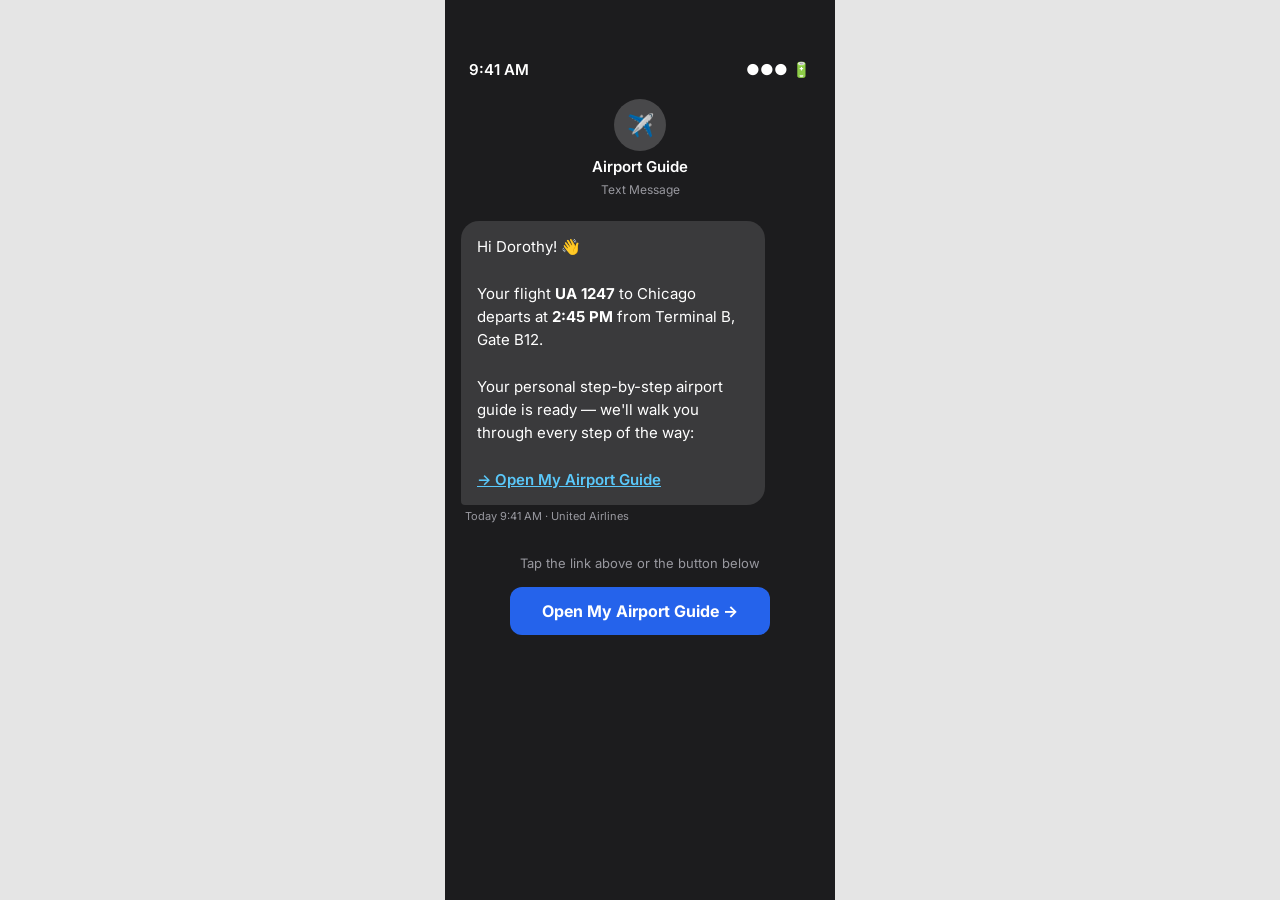
<file: airport-guide.html>
<!DOCTYPE html>
<html lang="en">
<head>
  <meta charset="UTF-8">
  <meta name="viewport" content="width=device-width, initial-scale=1.0, maximum-scale=1.0, user-scalable=no">
  <title>Airport Guide</title>
  <link href="https://fonts.googleapis.com/css2?family=Inter:wght@400;500;600;700;800&display=swap" rel="stylesheet">
  <style>
    :root {
      --black:   #111111;
      --gray1:   #333333;
      --gray2:   #666666;
      --gray3:   #999999;
      --gray4:   #D1D5DB;
      --gray5:   #F3F4F6;
      --white:   #FFFFFF;
      --blue:    #2563EB;
      --blue-lt: #EFF6FF;
      --blue-bd: #BFDBFE;
      --green:   #16A34A;
      --green-lt:#F0FDF4;
      --green-bd:#BBF7D0;
      --red:     #DC2626;
      --red-lt:  #FEF2F2;
      --yellow:  #F59E0B;
    }

    * { box-sizing: border-box; margin: 0; padding: 0; -webkit-tap-highlight-color: transparent; }

    html, body {
      font-family: 'Inter', sans-serif;
      background: #E5E5E5;
      min-height: 100vh;
      display: flex;
      align-items: flex-start;
      justify-content: center;
    }

    /* ── Phone shell ── */
    .phone {
      width: 100%;
      max-width: 390px;
      min-height: 100vh;
      background: var(--white);
      position: relative;
      overflow: hidden;
    }

    /* ── Screens ── */
    .screen {
      display: none;
      flex-direction: column;
      min-height: 100vh;
      width: 100%;
    }

    .screen.active { display: flex; }

    /* ── Transitions ── */
    .screen { animation: fadeIn .25s ease; }
    @keyframes fadeIn { from { opacity: 0; transform: translateY(8px); } to { opacity: 1; transform: none; } }

    /* ════════════════════════════════════════
       SCREEN 0 — SMS Preview
    ════════════════════════════════════════ */
    .sms-screen {
      background: #1C1C1E;
      padding: 60px 0 40px;
      align-items: center;
    }

    .sms-status {
      width: 100%;
      display: flex;
      align-items: center;
      justify-content: space-between;
      padding: 0 24px 20px;
      color: var(--white);
      font-size: 15px;
      font-weight: 600;
    }

    .sms-header {
      display: flex;
      flex-direction: column;
      align-items: center;
      gap: 6px;
      margin-bottom: 24px;
    }

    .sms-avatar {
      width: 52px; height: 52px;
      border-radius: 50%;
      background: #48484A;
      display: flex; align-items: center; justify-content: center;
      font-size: 22px;
    }

    .sms-name { color: var(--white); font-size: 15px; font-weight: 600; }
    .sms-type { color: #98989F; font-size: 12px; }

    .sms-bubble-wrap {
      width: 100%;
      padding: 0 16px;
      display: flex;
      flex-direction: column;
      gap: 12px;
    }

    .sms-bubble {
      background: #3A3A3C;
      border-radius: 18px 18px 18px 4px;
      padding: 14px 16px;
      max-width: 85%;
      color: var(--white);
      font-size: 15px;
      line-height: 1.55;
    }

    .sms-link {
      color: #5AC8FA;
      text-decoration: underline;
      cursor: pointer;
      font-weight: 600;
    }

    .sms-time { color: #98989F; font-size: 11px; margin-top: 4px; padding-left: 4px; }

    .sms-tap-hint {
      margin-top: 32px;
      color: #98989F;
      font-size: 13px;
      text-align: center;
    }

    .sms-open-btn {
      margin-top: 16px;
      background: var(--blue);
      color: var(--white);
      border: none;
      border-radius: 12px;
      padding: 14px 32px;
      font-size: 16px;
      font-weight: 700;
      font-family: 'Inter', sans-serif;
      cursor: pointer;
    }

    /* ════════════════════════════════════════
       SCREEN 1 — Welcome
    ════════════════════════════════════════ */
    .welcome-screen {
      background: var(--black);
      padding: 64px 28px 40px;
      justify-content: space-between;
    }

    .welcome-top { display: flex; flex-direction: column; gap: 32px; }

    .welcome-logo {
      display: flex; align-items: center; gap: 10px;
    }

    .logo-icon {
      width: 40px; height: 40px;
      background: var(--white);
      border-radius: 10px;
      display: flex; align-items: center; justify-content: center;
    }

    .logo-text { color: var(--white); font-size: 18px; font-weight: 700; }

    .welcome-copy { display: flex; flex-direction: column; gap: 12px; }

    .welcome-greeting {
      color: var(--white);
      font-size: 38px;
      font-weight: 800;
      line-height: 1.15;
      letter-spacing: -0.02em;
    }

    .welcome-flight {
      background: rgba(255,255,255,.1);
      border: 1px solid rgba(255,255,255,.15);
      border-radius: 12px;
      padding: 16px 18px;
      display: flex;
      flex-direction: column;
      gap: 4px;
    }

    .wf-airline { color: #98989F; font-size: 12px; font-weight: 600; text-transform: uppercase; letter-spacing: .05em; }
    .wf-flight  { color: var(--white); font-size: 22px; font-weight: 700; }
    .wf-detail  { color: #C7C7CC; font-size: 14px; }

    .welcome-tagline { color: #98989F; font-size: 17px; line-height: 1.5; }

    .welcome-btn {
      width: 100%;
      background: var(--white);
      color: var(--black);
      border: none;
      border-radius: 14px;
      padding: 20px;
      font-size: 19px;
      font-weight: 700;
      font-family: 'Inter', sans-serif;
      cursor: pointer;
      display: flex;
      align-items: center;
      justify-content: center;
      gap: 8px;
    }

    /* ════════════════════════════════════════
       SCREEN 2 — Accessibility Setup
    ════════════════════════════════════════ */
    .setup-screen { padding: 52px 24px 36px; gap: 0; }

    .setup-back {
      display: flex; align-items: center; gap: 6px;
      color: var(--blue); font-size: 16px; font-weight: 500;
      background: none; border: none; cursor: pointer;
      font-family: 'Inter', sans-serif;
      margin-bottom: 32px; padding: 0;
    }

    .setup-title {
      font-size: 30px; font-weight: 800; color: var(--black);
      line-height: 1.2; margin-bottom: 8px;
    }

    .setup-subtitle {
      font-size: 16px; color: var(--gray2);
      line-height: 1.5; margin-bottom: 32px;
    }

    .setup-options { display: flex; flex-direction: column; gap: 12px; margin-bottom: 32px; }

    .setup-option {
      display: flex; align-items: center; gap: 16px;
      padding: 18px 18px;
      border: 2px solid var(--gray4);
      border-radius: 14px;
      cursor: pointer;
      transition: border-color .15s, background .15s;
      background: var(--white);
    }

    .setup-option.selected {
      border-color: var(--black);
      background: var(--gray5);
    }

    .setup-option-icon {
      width: 44px; height: 44px;
      background: var(--gray5);
      border-radius: 10px;
      display: flex; align-items: center; justify-content: center;
      font-size: 22px;
      flex-shrink: 0;
    }

    .setup-option.selected .setup-option-icon { background: var(--black); }

    .setup-option-text { flex: 1; }
    .setup-option-name { font-size: 17px; font-weight: 600; color: var(--black); }
    .setup-option-desc { font-size: 13px; color: var(--gray2); margin-top: 2px; }

    .setup-check {
      width: 24px; height: 24px;
      border-radius: 50%;
      border: 2px solid var(--gray4);
      display: flex; align-items: center; justify-content: center;
      flex-shrink: 0;
      transition: background .15s, border-color .15s;
    }

    .setup-option.selected .setup-check {
      background: var(--black);
      border-color: var(--black);
    }

    .setup-continue {
      width: 100%;
      background: var(--black);
      color: var(--white);
      border: none;
      border-radius: 14px;
      padding: 20px;
      font-size: 18px;
      font-weight: 700;
      font-family: 'Inter', sans-serif;
      cursor: pointer;
    }

    /* ════════════════════════════════════════
       SCREEN 3 — Journey Overview
    ════════════════════════════════════════ */
    .overview-screen { padding: 52px 24px 36px; }

    .overview-title {
      font-size: 28px; font-weight: 800; color: var(--black);
      margin-bottom: 4px;
    }

    .overview-subtitle { font-size: 15px; color: var(--gray2); margin-bottom: 28px; }

    .overview-steps { display: flex; flex-direction: column; margin-bottom: 28px; }

    .overview-step {
      display: flex; align-items: flex-start; gap: 14px;
      padding: 16px 0;
      border-bottom: 1px solid var(--gray5);
    }

    .overview-step:last-child { border-bottom: none; }

    .ov-indicator {
      width: 36px; height: 36px;
      border-radius: 50%;
      display: flex; align-items: center; justify-content: center;
      flex-shrink: 0;
      font-size: 14px; font-weight: 700;
    }

    .ov-indicator.done { background: var(--green); color: var(--white); }
    .ov-indicator.active { background: var(--black); color: var(--white); }
    .ov-indicator.pending { background: var(--gray5); color: var(--gray2); border: 2px solid var(--gray4); }

    .ov-step-info { flex: 1; }
    .ov-step-name { font-size: 16px; font-weight: 600; color: var(--black); }
    .ov-step-detail { font-size: 13px; color: var(--gray2); margin-top: 2px; }

    .ov-step-badge {
      font-size: 11px; font-weight: 700;
      padding: 3px 8px; border-radius: 20px;
      margin-top: 6px; display: inline-block;
    }

    .badge-done { background: var(--green-lt); color: var(--green); }
    .badge-now  { background: var(--black); color: var(--white); }
    .badge-soon { background: var(--gray5); color: var(--gray2); }

    .overview-time {
      background: var(--gray5);
      border-radius: 12px;
      padding: 14px 16px;
      display: flex; align-items: center; gap: 10px;
      margin-bottom: 24px;
    }

    .ov-time-text { font-size: 15px; color: var(--gray1); }
    .ov-time-bold { font-weight: 700; color: var(--black); }

    .overview-start {
      width: 100%;
      background: var(--black);
      color: var(--white);
      border: none;
      border-radius: 14px;
      padding: 20px;
      font-size: 18px;
      font-weight: 700;
      font-family: 'Inter', sans-serif;
      cursor: pointer;
    }

    /* ════════════════════════════════════════
       NAVIGATION SCREENS (Steps 1–5)
    ════════════════════════════════════════ */
    .nav-screen { padding: 0; gap: 0; }

    /* Header */
    .nav-header {
      display: flex; align-items: center; justify-content: space-between;
      padding: 16px 20px 14px;
      border-bottom: 1px solid var(--gray5);
    }

    .nav-header-left { display: flex; align-items: center; gap: 10px; }

    .nav-header-icon {
      width: 34px; height: 34px;
      background: var(--black);
      border-radius: 8px;
      display: flex; align-items: center; justify-content: center;
    }

    .nav-header-title { font-size: 16px; font-weight: 700; color: var(--black); }
    .nav-header-sub   { font-size: 12px; color: var(--gray2); }

    .live-badge {
      display: flex; align-items: center; gap: 5px;
      background: var(--green-lt);
      border: 1px solid var(--green-bd);
      border-radius: 20px;
      padding: 4px 10px;
      font-size: 12px; font-weight: 600; color: var(--green);
    }

    .live-dot {
      width: 6px; height: 6px;
      border-radius: 50%;
      background: var(--green);
      animation: pulse 1.5s infinite;
    }

    @keyframes pulse {
      0%, 100% { opacity: 1; }
      50% { opacity: .4; }
    }

    /* Flight banner */
    .flight-banner {
      margin: 14px 16px 0;
      background: var(--blue-lt);
      border: 1px solid var(--blue-bd);
      border-radius: 12px;
      padding: 12px 14px;
      display: flex; align-items: flex-start; gap: 10px;
    }

    .fb-icon { flex-shrink: 0; margin-top: 2px; color: var(--blue); }
    .fb-content { flex: 1; }
    .fb-title { font-size: 15px; font-weight: 700; color: var(--blue); }
    .fb-desc  { font-size: 13px; color: var(--gray1); line-height: 1.45; margin-top: 2px; }
    .fb-close { background: none; border: none; color: var(--gray3); cursor: pointer; font-size: 18px; padding: 0; line-height: 1; }

    /* Progress */
    .progress-wrap { padding: 16px 20px 0; }
    .progress-top  { display: flex; justify-content: space-between; align-items: center; margin-bottom: 8px; }
    .progress-label { font-size: 15px; font-weight: 600; color: var(--black); }
    .progress-pct   { font-size: 15px; font-weight: 700; color: var(--black); }
    .progress-bar   { height: 6px; background: var(--gray4); border-radius: 3px; overflow: hidden; }
    .progress-fill  { height: 100%; background: var(--black); border-radius: 3px; transition: width .4s ease; }
    .progress-meta  { display: flex; justify-content: space-between; margin-top: 6px; }
    .progress-step  { font-size: 13px; color: var(--gray2); }
    .progress-time  { font-size: 13px; color: var(--gray2); }

    /* Direction card */
    .direction-card {
      margin: 16px 16px 0;
      border: 1.5px solid var(--gray4);
      border-radius: 18px;
      padding: 28px 20px 24px;
      display: flex;
      flex-direction: column;
      align-items: center;
      gap: 0;
    }

    .dir-label {
      font-size: 10px; font-weight: 700;
      text-transform: uppercase; letter-spacing: .1em;
      color: var(--gray3); margin-bottom: 20px;
    }

    .dir-arrow {
      width: 100px; height: 100px;
      background: var(--black);
      border-radius: 50%;
      display: flex; align-items: center; justify-content: center;
      margin-bottom: 20px;
    }

    .dir-arrow.arrived { background: var(--green); }

    .dir-instruction {
      font-size: 34px; font-weight: 800; color: var(--black);
      text-align: center; letter-spacing: -0.02em;
      margin-bottom: 8px;
    }

    .dir-detail {
      font-size: 18px; font-weight: 600; color: var(--black);
      text-align: center; margin-bottom: 14px;
    }

    .dir-location {
      display: flex; align-items: center; gap: 5px;
      color: var(--gray2); font-size: 14px;
    }

    /* Route list */
    .route-card {
      margin: 14px 16px 0;
      border: 1.5px solid var(--gray4);
      border-radius: 14px;
      overflow: hidden;
    }

    .route-title {
      padding: 14px 16px;
      font-size: 15px; font-weight: 700; color: var(--black);
      border-bottom: 1px solid var(--gray5);
    }

    .route-item {
      display: flex; align-items: center; gap: 14px;
      padding: 13px 16px;
      border-bottom: 1px solid var(--gray5);
    }

    .route-item:last-child { border-bottom: none; }

    .route-indicator {
      width: 28px; height: 28px;
      border-radius: 50%;
      display: flex; align-items: center; justify-content: center;
      flex-shrink: 0; font-size: 12px; font-weight: 700;
    }

    .ri-done   { background: var(--green); color: var(--white); }
    .ri-active { background: var(--black); color: var(--white); }
    .ri-next   { background: var(--gray5); color: var(--gray2); border: 1.5px solid var(--gray4); }

    .route-item-content { flex: 1; }
    .ri-name   { font-size: 14px; font-weight: 600; color: var(--black); }
    .ri-name.muted { color: var(--gray3); }
    .ri-sub    { font-size: 12px; color: var(--gray2); margin-top: 1px; }

    .ri-badge {
      font-size: 10px; font-weight: 700;
      padding: 2px 8px; border-radius: 20px;
      display: inline-flex; align-items: center; gap: 4px;
    }

    .ri-badge.progress { background: var(--blue-lt); color: var(--blue); }

    /* Accessibility notice */
    .access-notice {
      margin: 12px 16px 0;
      background: var(--green-lt);
      border: 1px solid var(--green-bd);
      border-radius: 12px;
      padding: 12px 14px;
      display: flex; align-items: flex-start; gap: 10px;
    }

    .an-icon { flex-shrink: 0; color: var(--green); margin-top: 1px; }
    .an-content { flex: 1; }
    .an-title { font-size: 14px; font-weight: 700; color: var(--green); }
    .an-desc  { font-size: 12px; color: var(--gray1); margin-top: 2px; line-height: 1.45; }
    .an-close { background: none; border: none; color: var(--gray3); cursor: pointer; font-size: 18px; padding: 0; }

    /* Action buttons */
    .action-btns {
      padding: 16px 16px 32px;
      display: flex; flex-direction: column; gap: 10px;
      margin-top: auto;
    }

    .btn-primary {
      width: 100%; padding: 19px;
      background: var(--black); color: var(--white);
      border: none; border-radius: 14px;
      font-size: 18px; font-weight: 700;
      font-family: 'Inter', sans-serif;
      cursor: pointer;
      display: flex; align-items: center; justify-content: center; gap: 8px;
    }

    .btn-danger {
      width: 100%; padding: 19px;
      background: var(--red); color: var(--white);
      border: none; border-radius: 14px;
      font-size: 18px; font-weight: 700;
      font-family: 'Inter', sans-serif;
      cursor: pointer;
      display: flex; align-items: center; justify-content: center; gap: 8px;
    }

    .btn-ghost {
      width: 100%; padding: 17px;
      background: var(--gray5); color: var(--black);
      border: none; border-radius: 14px;
      font-size: 16px; font-weight: 600;
      font-family: 'Inter', sans-serif;
      cursor: pointer;
      display: flex; align-items: center; justify-content: center; gap: 8px;
    }

    /* ════════════════════════════════════════
       SCREEN — I Need Help
    ════════════════════════════════════════ */
    .help-screen { padding: 52px 24px 36px; }

    .help-back {
      display: flex; align-items: center; gap: 6px;
      color: var(--blue); font-size: 16px; font-weight: 500;
      background: none; border: none; cursor: pointer;
      font-family: 'Inter', sans-serif;
      margin-bottom: 28px; padding: 0;
    }

    .help-title {
      font-size: 30px; font-weight: 800; color: var(--black);
      margin-bottom: 6px;
    }

    .help-subtitle { font-size: 16px; color: var(--gray2); margin-bottom: 28px; }

    .help-options { display: flex; flex-direction: column; gap: 12px; }

    .help-option {
      display: flex; align-items: center; gap: 16px;
      padding: 20px 18px;
      border: 1.5px solid var(--gray4);
      border-radius: 16px;
      cursor: pointer;
      background: var(--white);
      width: 100%;
      font-family: 'Inter', sans-serif;
      transition: background .15s, border-color .15s;
    }

    .help-option:active { background: var(--gray5); }

    .help-option.urgent {
      border-color: var(--red);
      background: var(--red-lt);
    }

    .ho-icon {
      width: 48px; height: 48px;
      border-radius: 12px;
      display: flex; align-items: center; justify-content: center;
      font-size: 24px;
      flex-shrink: 0;
    }

    .ho-icon.red    { background: var(--red); }
    .ho-icon.blue   { background: var(--blue-lt); }
    .ho-icon.yellow { background: #FEF3C7; }

    .ho-text { flex: 1; text-align: left; }
    .ho-name { font-size: 17px; font-weight: 700; color: var(--black); }
    .ho-desc { font-size: 13px; color: var(--gray2); margin-top: 3px; line-height: 1.4; }

    .ho-arrow { color: var(--gray3); font-size: 20px; }

    /* ════════════════════════════════════════
       SCREEN — Success / Boarding
    ════════════════════════════════════════ */
    .success-screen {
      background: var(--black);
      padding: 64px 28px 48px;
      justify-content: space-between;
      align-items: center;
    }

    .success-icon {
      width: 100px; height: 100px;
      background: var(--green);
      border-radius: 50%;
      display: flex; align-items: center; justify-content: center;
      margin-bottom: 24px;
    }

    .success-top { display: flex; flex-direction: column; align-items: center; text-align: center; }

    .success-title {
      font-size: 36px; font-weight: 800; color: var(--white);
      line-height: 1.15; margin-bottom: 12px;
    }

    .success-sub { font-size: 17px; color: #98989F; line-height: 1.5; }

    .success-card {
      width: 100%;
      background: rgba(255,255,255,.08);
      border: 1px solid rgba(255,255,255,.12);
      border-radius: 18px;
      padding: 20px;
      margin-top: 32px;
    }

    .sc-row {
      display: flex; justify-content: space-between;
      padding: 10px 0;
      border-bottom: 1px solid rgba(255,255,255,.08);
    }

    .sc-row:last-child { border-bottom: none; }
    .sc-key { color: #98989F; font-size: 14px; }
    .sc-val { color: var(--white); font-size: 14px; font-weight: 700; }

    .success-alert {
      width: 100%;
      background: var(--yellow);
      border-radius: 14px;
      padding: 16px 18px;
      margin-top: 20px;
      font-size: 16px;
      font-weight: 700;
      color: var(--black);
      text-align: center;
    }

    .success-help {
      width: 100%;
      background: var(--red);
      color: var(--white);
      border: none;
      border-radius: 14px;
      padding: 20px;
      font-size: 18px;
      font-weight: 700;
      font-family: 'Inter', sans-serif;
      cursor: pointer;
      margin-top: 12px;
      display: flex; align-items: center; justify-content: center; gap: 8px;
    }

    /* ── Scrollable content area ── */
    .nav-scroll { flex: 1; overflow-y: auto; }

  </style>
</head>
<body>
<div class="phone">

  <!-- ═══════════════════════════════
       SCREEN 0: SMS Preview
  ═══════════════════════════════ -->
  <div class="screen sms-screen active" id="screen-sms">
    <div class="sms-status">
      <span>9:41 AM</span>
      <span>●●● 🔋</span>
    </div>
    <div class="sms-header">
      <div class="sms-avatar">✈️</div>
      <div class="sms-name">Airport Guide</div>
      <div class="sms-type">Text Message</div>
    </div>
    <div class="sms-bubble-wrap">
      <div>
        <div class="sms-bubble">
          Hi Dorothy! 👋<br><br>
          Your flight <strong>UA 1247</strong> to Chicago departs at <strong>2:45 PM</strong> from Terminal B, Gate B12.<br><br>
          Your personal step-by-step airport guide is ready — we'll walk you through every step of the way:<br><br>
          <span class="sms-link" onclick="goTo('screen-welcome')">→ Open My Airport Guide</span>
        </div>
        <div class="sms-time">Today 9:41 AM · United Airlines</div>
      </div>
    </div>
    <div style="display:flex;flex-direction:column;align-items:center;">
      <div class="sms-tap-hint">Tap the link above or the button below</div>
      <button class="sms-open-btn" onclick="goTo('screen-welcome')">Open My Airport Guide →</button>
    </div>
  </div>

  <!-- ═══════════════════════════════
       SCREEN 1: Welcome
  ═══════════════════════════════ -->
  <div class="screen welcome-screen" id="screen-welcome">
    <div class="welcome-top">
      <div class="welcome-logo">
        <div class="logo-icon">
          <svg width="22" height="22" viewBox="0 0 24 24" fill="none" stroke="#111" stroke-width="2.5">
            <path d="M22 16.92v3a2 2 0 01-2.18 2 19.79 19.79 0 01-8.63-3.07A19.5 19.5 0 013.07 10.8a19.79 19.79 0 01-3.07-8.63A2 2 0 012 0h3a2 2 0 012 1.72c.127.96.361 1.903.7 2.81a2 2 0 01-.45 2.11L6.09 7.91a16 16 0 006 6l1.27-1.27a2 2 0 012.11-.45c.907.339 1.85.573 2.81.7A2 2 0 0122 14.92"/>
          </svg>
        </div>
        <span class="logo-text">Airport Guide</span>
      </div>
      <div class="welcome-copy">
        <div class="welcome-greeting">Welcome,<br>Dorothy.</div>
        <div class="welcome-flight">
          <div class="wf-airline">United Airlines</div>
          <div class="wf-flight">UA 1247 → Chicago O'Hare</div>
          <div class="wf-detail">Today · 2:45 PM · Gate B12 · Terminal B</div>
        </div>
        <div class="welcome-tagline">We'll guide you through every step — from check-in to your gate. Take your time, we're with you.</div>
      </div>
    </div>
    <button class="welcome-btn" onclick="goTo('screen-setup')">
      Let's Get Started
      <svg width="20" height="20" viewBox="0 0 24 24" fill="none" stroke="currentColor" stroke-width="2.5"><line x1="5" y1="12" x2="19" y2="12"/><polyline points="12 5 19 12 12 19"/></svg>
    </button>
  </div>

  <!-- ═══════════════════════════════
       SCREEN 2: Accessibility Setup
  ═══════════════════════════════ -->
  <div class="screen setup-screen" id="screen-setup">
    <button class="setup-back" onclick="goTo('screen-welcome')">
      <svg width="18" height="18" viewBox="0 0 24 24" fill="none" stroke="currentColor" stroke-width="2.5"><polyline points="15 18 9 12 15 6"/></svg>
      Back
    </button>
    <div class="setup-title">Do you need any assistance?</div>
    <div class="setup-subtitle">Select all that apply. We'll plan your route accordingly. You can skip this step.</div>

    <div class="setup-options">
      <div class="setup-option selected" onclick="toggleOption(this)">
        <div class="setup-option-icon">♿</div>
        <div class="setup-option-text">
          <div class="setup-option-name">Wheelchair or Mobility Device</div>
          <div class="setup-option-desc">Elevator routes, no stairs required</div>
        </div>
        <div class="setup-check">
          <svg width="12" height="12" viewBox="0 0 24 24" fill="none" stroke="white" stroke-width="3"><polyline points="20 6 9 17 4 12"/></svg>
        </div>
      </div>

      <div class="setup-option" onclick="toggleOption(this)">
        <div class="setup-option-icon">🚶</div>
        <div class="setup-option-text">
          <div class="setup-option-name">I walk slowly / need extra time</div>
          <div class="setup-option-desc">We'll add buffer time and rest stops</div>
        </div>
        <div class="setup-check">
          <svg width="12" height="12" viewBox="0 0 24 24" fill="none" stroke="white" stroke-width="3"><polyline points="20 6 9 17 4 12"/></svg>
        </div>
      </div>

      <div class="setup-option" onclick="toggleOption(this)">
        <div class="setup-option-icon">👂</div>
        <div class="setup-option-text">
          <div class="setup-option-name">Hard of hearing</div>
          <div class="setup-option-desc">Visual alerts only, no audio reliance</div>
        </div>
        <div class="setup-check">
          <svg width="12" height="12" viewBox="0 0 24 24" fill="none" stroke="white" stroke-width="3"><polyline points="20 6 9 17 4 12"/></svg>
        </div>
      </div>

      <div class="setup-option" onclick="toggleOption(this)">
        <div class="setup-option-icon">👁️</div>
        <div class="setup-option-text">
          <div class="setup-option-name">Low vision</div>
          <div class="setup-option-desc">Larger text, high contrast, audio readback</div>
        </div>
        <div class="setup-check">
          <svg width="12" height="12" viewBox="0 0 24 24" fill="none" stroke="white" stroke-width="3"><polyline points="20 6 9 17 4 12"/></svg>
        </div>
      </div>
    </div>

    <button class="setup-continue" onclick="goTo('screen-overview')">Continue →</button>
  </div>

  <!-- ═══════════════════════════════
       SCREEN 3: Journey Overview
  ═══════════════════════════════ -->
  <div class="screen setup-screen overview-screen" id="screen-overview">
    <button class="setup-back" onclick="goTo('screen-setup')">
      <svg width="18" height="18" viewBox="0 0 24 24" fill="none" stroke="currentColor" stroke-width="2.5"><polyline points="15 18 9 12 15 6"/></svg>
      Back
    </button>
    <div class="overview-title">Your Journey</div>
    <div class="overview-subtitle">5 steps · ~22 min total · Wheelchair accessible</div>

    <div class="overview-steps">
      <div class="overview-step">
        <div class="ov-indicator pending">1</div>
        <div class="ov-step-info">
          <div class="ov-step-name">Check-in Counter</div>
          <div class="ov-step-detail">United Airlines · Departures Level</div>
          <span class="ov-step-badge badge-now">Up first</span>
        </div>
      </div>
      <div class="overview-step">
        <div class="ov-indicator pending">2</div>
        <div class="ov-step-info">
          <div class="ov-step-name">Security Checkpoint</div>
          <div class="ov-step-detail">TSA Pre✓ Lane 4 · ~5 min</div>
          <span class="ov-step-badge badge-soon">~4 min walk</span>
        </div>
      </div>
      <div class="overview-step">
        <div class="ov-indicator pending">3</div>
        <div class="ov-step-info">
          <div class="ov-step-name">Elevator B — Floor 2</div>
          <div class="ov-step-detail">Wheelchair accessible · No stairs</div>
          <span class="ov-step-badge badge-soon">~2 min walk</span>
        </div>
      </div>
      <div class="overview-step">
        <div class="ov-indicator pending">4</div>
        <div class="ov-step-info">
          <div class="ov-step-name">Terminal B Corridor</div>
          <div class="ov-step-detail">Follow signs to Gate B12</div>
          <span class="ov-step-badge badge-soon">~3 min walk</span>
        </div>
      </div>
      <div class="overview-step">
        <div class="ov-indicator pending">5</div>
        <div class="ov-step-info">
          <div class="ov-step-name">Gate B12</div>
          <div class="ov-step-detail">Final destination · Boards at 2:15 PM</div>
          <span class="ov-step-badge badge-soon">You've made it!</span>
        </div>
      </div>
    </div>

    <div class="overview-time">
      <svg width="18" height="18" viewBox="0 0 24 24" fill="none" stroke="#666" stroke-width="2"><circle cx="12" cy="12" r="10"/><polyline points="12 6 12 12 16 14"/></svg>
      <div class="ov-time-text">Estimated total time: <span class="ov-time-bold">~22 minutes</span></div>
    </div>

    <button class="overview-start" onclick="goTo('screen-step1')">Start Guiding Me →</button>
  </div>

  <!-- ═══════════════════════════════
       STEP 1: Check-in
  ═══════════════════════════════ -->
  <div class="screen nav-screen" id="screen-step1">
    <div class="nav-scroll">
      <div class="nav-header">
        <div class="nav-header-left">
          <div class="nav-header-icon">
            <svg width="18" height="18" viewBox="0 0 24 24" fill="none" stroke="white" stroke-width="2.5">
              <path d="M22 16.92v3a2 2 0 01-2.18 2 19.79 19.79 0 01-8.63-3.07A19.5 19.5 0 013.07 10.8 19.79 19.79 0 010 2.18 2 2 0 012 0h3a2 2 0 012 1.72c.127.96.361 1.903.7 2.81a2 2 0 01-.45 2.11L6.09 7.91a16 16 0 006 6l1.27-1.27a2 2 0 012.11-.45c.907.339 1.85.573 2.81.7A2 2 0 0122 14.92"/>
            </svg>
          </div>
          <div>
            <div class="nav-header-title">Airport Guide</div>
            <div class="nav-header-sub">Real-time Navigation</div>
          </div>
        </div>
        <div class="live-badge"><div class="live-dot"></div>Live</div>
      </div>

      <div class="flight-banner">
        <div class="fb-icon">
          <svg width="16" height="16" viewBox="0 0 24 24" fill="none" stroke="currentColor" stroke-width="2"><circle cx="12" cy="12" r="10"/><line x1="12" y1="8" x2="12" y2="12"/><line x1="12" y1="16" x2="12.01" y2="16"/></svg>
        </div>
        <div class="fb-content">
          <div class="fb-title">Gate B12 — Boarding at 2:15 PM</div>
          <div class="fb-desc">Your flight UA 1247 to Chicago is on time. Let's start at check-in.</div>
        </div>
        <button class="fb-close">×</button>
      </div>

      <div class="progress-wrap">
        <div class="progress-top">
          <div class="progress-label">Journey Progress</div>
          <div class="progress-pct">0%</div>
        </div>
        <div class="progress-bar"><div class="progress-fill" style="width:0%"></div></div>
        <div class="progress-meta">
          <div class="progress-step">Step 1 of 5</div>
          <div class="progress-time">~22 min remaining</div>
        </div>
      </div>

      <div class="direction-card">
        <div class="dir-label">Current Direction</div>
        <div class="dir-arrow">
          <svg width="48" height="48" viewBox="0 0 24 24" fill="none" stroke="white" stroke-width="2.5"><line x1="12" y1="19" x2="12" y2="5"/><polyline points="5 12 12 5 19 12"/></svg>
        </div>
        <div class="dir-instruction">Walk Straight</div>
        <div class="dir-detail">Head to United Airlines check-in</div>
        <div class="dir-location">
          <svg width="13" height="13" viewBox="0 0 24 24" fill="none" stroke="currentColor" stroke-width="2"><path d="M21 10c0 7-9 13-9 13S3 17 3 10a9 9 0 0118 0z"/><circle cx="12" cy="10" r="3"/></svg>
          Departures Level, Entrance A
        </div>
      </div>

      <div class="route-card">
        <div class="route-title">Your Route</div>
        <div class="route-item">
          <div class="route-indicator ri-active">1</div>
          <div class="route-item-content">
            <div class="ri-name">Check-in Counter</div>
            <div class="ri-sub"><span class="ri-badge progress">▶ In Progress</span></div>
          </div>
        </div>
        <div class="route-item">
          <div class="route-indicator ri-next">2</div>
          <div class="route-item-content">
            <div class="ri-name muted">Security Checkpoint</div>
            <div class="ri-sub">~4 min walk</div>
          </div>
        </div>
        <div class="route-item">
          <div class="route-indicator ri-next">3</div>
          <div class="route-item-content"><div class="ri-name muted">Elevator B — Floor 2</div></div>
        </div>
        <div class="route-item">
          <div class="route-indicator ri-next">4</div>
          <div class="route-item-content"><div class="ri-name muted">Terminal B Corridor</div></div>
        </div>
        <div class="route-item">
          <div class="route-indicator ri-next">5</div>
          <div class="route-item-content"><div class="ri-name muted">Gate B12 · Final destination</div></div>
        </div>
      </div>

      <div class="access-notice">
        <div class="an-icon">♿</div>
        <div class="an-content">
          <div class="an-title">Wheelchair accessible route selected</div>
          <div class="an-desc">Elevators and ramps included. No stairs required.</div>
        </div>
        <button class="an-close">×</button>
      </div>
    </div>

    <div class="action-btns">
      <button class="btn-primary" onclick="goTo('screen-step2')">→ Next Step →</button>
      <button class="btn-danger" onclick="goTo('screen-help')">📞 I Need Help</button>
      <button class="btn-ghost" onclick="speak('Walk straight. Head to United Airlines check-in. Departures Level, Entrance A.')">🔊 Repeat Instructions</button>
    </div>
  </div>

  <!-- ═══════════════════════════════
       STEP 2: Security
  ═══════════════════════════════ -->
  <div class="screen nav-screen" id="screen-step2">
    <div class="nav-scroll">
      <div class="nav-header">
        <div class="nav-header-left">
          <div class="nav-header-icon">
            <svg width="18" height="18" viewBox="0 0 24 24" fill="none" stroke="white" stroke-width="2.5"><path d="M22 16.92v3a2 2 0 01-2.18 2 19.79 19.79 0 01-8.63-3.07A19.5 19.5 0 013.07 10.8 19.79 19.79 0 010 2.18 2 2 0 012 0h3a2 2 0 012 1.72c.127.96.361 1.903.7 2.81a2 2 0 01-.45 2.11L6.09 7.91a16 16 0 006 6l1.27-1.27a2 2 0 012.11-.45c.907.339 1.85.573 2.81.7A2 2 0 0122 14.92"/></svg>
          </div>
          <div>
            <div class="nav-header-title">Airport Guide</div>
            <div class="nav-header-sub">Real-time Navigation</div>
          </div>
        </div>
        <div class="live-badge"><div class="live-dot"></div>Live</div>
      </div>

      <div class="flight-banner">
        <div class="fb-icon"><svg width="16" height="16" viewBox="0 0 24 24" fill="none" stroke="currentColor" stroke-width="2"><circle cx="12" cy="12" r="10"/><line x1="12" y1="8" x2="12" y2="12"/><line x1="12" y1="16" x2="12.01" y2="16"/></svg></div>
        <div class="fb-content">
          <div class="fb-title">Gate B12 — Boarding at 2:15 PM</div>
          <div class="fb-desc">Flight UA 1247 is on time. You're doing great!</div>
        </div>
        <button class="fb-close">×</button>
      </div>

      <div class="progress-wrap">
        <div class="progress-top">
          <div class="progress-label">Journey Progress</div>
          <div class="progress-pct">20%</div>
        </div>
        <div class="progress-bar"><div class="progress-fill" style="width:20%"></div></div>
        <div class="progress-meta">
          <div class="progress-step">Step 2 of 5</div>
          <div class="progress-time">~18 min remaining</div>
        </div>
      </div>

      <div class="direction-card">
        <div class="dir-label">Current Direction</div>
        <div class="dir-arrow">
          <svg width="48" height="48" viewBox="0 0 24 24" fill="none" stroke="white" stroke-width="2.5"><line x1="5" y1="12" x2="19" y2="12"/><polyline points="12 5 19 12 12 19"/></svg>
        </div>
        <div class="dir-instruction">Turn Left</div>
        <div class="dir-detail">Walk 30 meters to Security Lane 4</div>
        <div class="dir-location">
          <svg width="13" height="13" viewBox="0 0 24 24" fill="none" stroke="currentColor" stroke-width="2"><path d="M21 10c0 7-9 13-9 13S3 17 3 10a9 9 0 0118 0z"/><circle cx="12" cy="10" r="3"/></svg>
          Floor 1, Terminal B
        </div>
      </div>

      <div class="route-card">
        <div class="route-title">Your Route</div>
        <div class="route-item">
          <div class="route-indicator ri-done">✓</div>
          <div class="route-item-content"><div class="ri-name muted">Check-in Counter</div><div class="ri-sub">Completed</div></div>
        </div>
        <div class="route-item">
          <div class="route-indicator ri-active">2</div>
          <div class="route-item-content"><div class="ri-name">Security Checkpoint</div><div class="ri-sub"><span class="ri-badge progress">▶ In Progress</span></div></div>
        </div>
        <div class="route-item">
          <div class="route-indicator ri-next">3</div>
          <div class="route-item-content"><div class="ri-name muted">Elevator B — Floor 2</div><div class="ri-sub">~2 min walk</div></div>
        </div>
        <div class="route-item">
          <div class="route-indicator ri-next">4</div>
          <div class="route-item-content"><div class="ri-name muted">Terminal B Corridor</div></div>
        </div>
        <div class="route-item">
          <div class="route-indicator ri-next">5</div>
          <div class="route-item-content"><div class="ri-name muted">Gate B12 · Final destination</div></div>
        </div>
      </div>

      <div class="access-notice">
        <div class="an-icon">⚠️</div>
        <div class="an-content">
          <div class="an-title">TSA Pre✓ Lane — No shoes off required</div>
          <div class="an-desc">Show your boarding pass. Wheelchair assistance is available at this checkpoint.</div>
        </div>
        <button class="an-close">×</button>
      </div>
    </div>

    <div class="action-btns">
      <button class="btn-primary" onclick="goTo('screen-step3')">→ Next Step →</button>
      <button class="btn-danger" onclick="goTo('screen-help')">📞 I Need Help</button>
      <button class="btn-ghost" onclick="speak('Turn left. Walk 30 meters to Security Lane 4. Floor 1, Terminal B. TSA PreCheck lane — no need to remove shoes.')">🔊 Repeat Instructions</button>
    </div>
  </div>

  <!-- ═══════════════════════════════
       STEP 3: Elevator (the mockup screen)
  ═══════════════════════════════ -->
  <div class="screen nav-screen" id="screen-step3">
    <div class="nav-scroll">
      <div class="nav-header">
        <div class="nav-header-left">
          <div class="nav-header-icon">
            <svg width="18" height="18" viewBox="0 0 24 24" fill="none" stroke="white" stroke-width="2.5"><path d="M22 16.92v3a2 2 0 01-2.18 2 19.79 19.79 0 01-8.63-3.07A19.5 19.5 0 013.07 10.8 19.79 19.79 0 010 2.18 2 2 0 012 0h3a2 2 0 012 1.72c.127.96.361 1.903.7 2.81a2 2 0 01-.45 2.11L6.09 7.91a16 16 0 006 6l1.27-1.27a2 2 0 012.11-.45c.907.339 1.85.573 2.81.7A2 2 0 0122 14.92"/></svg>
          </div>
          <div>
            <div class="nav-header-title">Airport Guide</div>
            <div class="nav-header-sub">Real-time Navigation</div>
          </div>
        </div>
        <div class="live-badge"><div class="live-dot"></div>Live</div>
      </div>

      <div class="flight-banner">
        <div class="fb-icon"><svg width="16" height="16" viewBox="0 0 24 24" fill="none" stroke="currentColor" stroke-width="2"><circle cx="12" cy="12" r="10"/><line x1="12" y1="8" x2="12" y2="12"/><line x1="12" y1="16" x2="12.01" y2="16"/></svg></div>
        <div class="fb-content">
          <div class="fb-title">Gate B12 — Boarding in 35 min</div>
          <div class="fb-desc">Your flight UA 1247 to Chicago is on time. Follow the directions below to reach your gate.</div>
        </div>
        <button class="fb-close">×</button>
      </div>

      <div class="progress-wrap">
        <div class="progress-top">
          <div class="progress-label">Journey Progress</div>
          <div class="progress-pct">60%</div>
        </div>
        <div class="progress-bar"><div class="progress-fill" style="width:60%"></div></div>
        <div class="progress-meta">
          <div class="progress-step">Step 3 of 5</div>
          <div class="progress-time">~8 min remaining</div>
        </div>
      </div>

      <div class="direction-card">
        <div class="dir-label">Current Direction</div>
        <div class="dir-arrow">
          <svg width="48" height="48" viewBox="0 0 24 24" fill="none" stroke="white" stroke-width="2.5"><line x1="5" y1="12" x2="19" y2="12"/><polyline points="12 5 19 12 12 19"/></svg>
        </div>
        <div class="dir-instruction">Turn Right</div>
        <div class="dir-detail">Walk 50 meters to Elevator B</div>
        <div class="dir-location">
          <svg width="13" height="13" viewBox="0 0 24 24" fill="none" stroke="currentColor" stroke-width="2"><path d="M21 10c0 7-9 13-9 13S3 17 3 10a9 9 0 0118 0z"/><circle cx="12" cy="10" r="3"/></svg>
          Floor 1, Terminal B
        </div>
      </div>

      <div class="route-card">
        <div class="route-title">Your Route</div>
        <div class="route-item">
          <div class="route-indicator ri-done">✓</div>
          <div class="route-item-content"><div class="ri-name muted">Check-in Counter</div><div class="ri-sub">Completed</div></div>
        </div>
        <div class="route-item">
          <div class="route-indicator ri-done">✓</div>
          <div class="route-item-content"><div class="ri-name muted">Security Checkpoint</div><div class="ri-sub">Completed</div></div>
        </div>
        <div class="route-item">
          <div class="route-indicator ri-active">3</div>
          <div class="route-item-content"><div class="ri-name">Elevator B — Floor 2</div><div class="ri-sub"><span class="ri-badge progress">▶ In Progress</span></div></div>
        </div>
        <div class="route-item">
          <div class="route-indicator ri-next">4</div>
          <div class="route-item-content"><div class="ri-name muted">Terminal B Corridor</div><div class="ri-sub">~3 min walk</div></div>
        </div>
        <div class="route-item">
          <div class="route-indicator ri-next">5</div>
          <div class="route-item-content"><div class="ri-name muted">Gate B12 · Final destination</div></div>
        </div>
      </div>

      <div class="access-notice">
        <div class="an-icon">♿</div>
        <div class="an-content">
          <div class="an-title">Wheelchair accessible route selected</div>
          <div class="an-desc">Elevators and ramps are included in your path. No stairs required.</div>
        </div>
        <button class="an-close">×</button>
      </div>
    </div>

    <div class="action-btns">
      <button class="btn-primary" onclick="goTo('screen-step4')">→ Next Step →</button>
      <button class="btn-danger" onclick="goTo('screen-help')">📞 I Need Help</button>
      <button class="btn-ghost" onclick="speak('Turn right. Walk 50 meters to Elevator B. Floor 1, Terminal B. Take the elevator to Floor 2.')">🔊 Repeat Instructions</button>
    </div>
  </div>

  <!-- ═══════════════════════════════
       STEP 4: Terminal Corridor
  ═══════════════════════════════ -->
  <div class="screen nav-screen" id="screen-step4">
    <div class="nav-scroll">
      <div class="nav-header">
        <div class="nav-header-left">
          <div class="nav-header-icon"><svg width="18" height="18" viewBox="0 0 24 24" fill="none" stroke="white" stroke-width="2.5"><path d="M22 16.92v3a2 2 0 01-2.18 2 19.79 19.79 0 01-8.63-3.07A19.5 19.5 0 013.07 10.8 19.79 19.79 0 010 2.18 2 2 0 012 0h3a2 2 0 012 1.72c.127.96.361 1.903.7 2.81a2 2 0 01-.45 2.11L6.09 7.91a16 16 0 006 6l1.27-1.27a2 2 0 012.11-.45c.907.339 1.85.573 2.81.7A2 2 0 0122 14.92"/></svg></div>
          <div>
            <div class="nav-header-title">Airport Guide</div>
            <div class="nav-header-sub">Real-time Navigation</div>
          </div>
        </div>
        <div class="live-badge"><div class="live-dot"></div>Live</div>
      </div>

      <div class="flight-banner">
        <div class="fb-icon"><svg width="16" height="16" viewBox="0 0 24 24" fill="none" stroke="currentColor" stroke-width="2"><circle cx="12" cy="12" r="10"/><line x1="12" y1="8" x2="12" y2="12"/><line x1="12" y1="16" x2="12.01" y2="16"/></svg></div>
        <div class="fb-content">
          <div class="fb-title">Gate B12 — Boarding in 20 min</div>
          <div class="fb-desc">Almost there Dorothy! Keep going straight.</div>
        </div>
        <button class="fb-close">×</button>
      </div>

      <div class="progress-wrap">
        <div class="progress-top"><div class="progress-label">Journey Progress</div><div class="progress-pct">80%</div></div>
        <div class="progress-bar"><div class="progress-fill" style="width:80%"></div></div>
        <div class="progress-meta"><div class="progress-step">Step 4 of 5</div><div class="progress-time">~5 min remaining</div></div>
      </div>

      <div class="direction-card">
        <div class="dir-label">Current Direction</div>
        <div class="dir-arrow">
          <svg width="48" height="48" viewBox="0 0 24 24" fill="none" stroke="white" stroke-width="2.5"><line x1="12" y1="19" x2="12" y2="5"/><polyline points="5 12 12 5 19 12"/></svg>
        </div>
        <div class="dir-instruction">Walk Straight</div>
        <div class="dir-detail">Follow signs for Gate B12</div>
        <div class="dir-location">
          <svg width="13" height="13" viewBox="0 0 24 24" fill="none" stroke="currentColor" stroke-width="2"><path d="M21 10c0 7-9 13-9 13S3 17 3 10a9 9 0 0118 0z"/><circle cx="12" cy="10" r="3"/></svg>
          Floor 2, Terminal B Corridor
        </div>
      </div>

      <div class="route-card">
        <div class="route-title">Your Route</div>
        <div class="route-item"><div class="route-indicator ri-done">✓</div><div class="route-item-content"><div class="ri-name muted">Check-in Counter</div><div class="ri-sub">Completed</div></div></div>
        <div class="route-item"><div class="route-indicator ri-done">✓</div><div class="route-item-content"><div class="ri-name muted">Security Checkpoint</div><div class="ri-sub">Completed</div></div></div>
        <div class="route-item"><div class="route-indicator ri-done">✓</div><div class="route-item-content"><div class="ri-name muted">Elevator B — Floor 2</div><div class="ri-sub">Completed</div></div></div>
        <div class="route-item"><div class="route-indicator ri-active">4</div><div class="route-item-content"><div class="ri-name">Terminal B Corridor</div><div class="ri-sub"><span class="ri-badge progress">▶ In Progress</span></div></div></div>
        <div class="route-item"><div class="route-indicator ri-next">5</div><div class="route-item-content"><div class="ri-name muted">Gate B12 · Final destination</div></div></div>
      </div>

      <div class="access-notice" style="background:#FEF3C7;border-color:#FDE68A;">
        <div class="an-icon">💺</div>
        <div class="an-content">
          <div class="an-title" style="color:#92400E;">Rest seats available</div>
          <div class="an-desc">Seating areas are available every 50 meters along this corridor if you need to rest.</div>
        </div>
        <button class="an-close">×</button>
      </div>
    </div>

    <div class="action-btns">
      <button class="btn-primary" onclick="goTo('screen-step5')">→ Next Step →</button>
      <button class="btn-danger" onclick="goTo('screen-help')">📞 I Need Help</button>
      <button class="btn-ghost" onclick="speak('Walk straight. Follow signs for Gate B12. Floor 2, Terminal B Corridor. Seating is available if you need to rest.')">🔊 Repeat Instructions</button>
    </div>
  </div>

  <!-- ═══════════════════════════════
       STEP 5: You've Arrived
  ═══════════════════════════════ -->
  <div class="screen nav-screen" id="screen-step5">
    <div class="nav-scroll">
      <div class="nav-header">
        <div class="nav-header-left">
          <div class="nav-header-icon"><svg width="18" height="18" viewBox="0 0 24 24" fill="none" stroke="white" stroke-width="2.5"><path d="M22 16.92v3a2 2 0 01-2.18 2 19.79 19.79 0 01-8.63-3.07A19.5 19.5 0 013.07 10.8 19.79 19.79 0 010 2.18 2 2 0 012 0h3a2 2 0 012 1.72c.127.96.361 1.903.7 2.81a2 2 0 01-.45 2.11L6.09 7.91a16 16 0 006 6l1.27-1.27a2 2 0 012.11-.45c.907.339 1.85.573 2.81.7A2 2 0 0122 14.92"/></svg></div>
          <div><div class="nav-header-title">Airport Guide</div><div class="nav-header-sub">Real-time Navigation</div></div>
        </div>
        <div class="live-badge"><div class="live-dot"></div>Live</div>
      </div>

      <div class="progress-wrap">
        <div class="progress-top"><div class="progress-label">Journey Progress</div><div class="progress-pct">100%</div></div>
        <div class="progress-bar"><div class="progress-fill" style="width:100%;background:var(--green)"></div></div>
        <div class="progress-meta"><div class="progress-step">Step 5 of 5</div><div class="progress-time" style="color:var(--green);font-weight:600;">You made it! 🎉</div></div>
      </div>

      <div class="direction-card" style="border-color:var(--green-bd);background:var(--green-lt);">
        <div class="dir-label" style="color:var(--green);">You've Arrived</div>
        <div class="dir-arrow arrived">
          <svg width="48" height="48" viewBox="0 0 24 24" fill="none" stroke="white" stroke-width="2.5"><polyline points="20 6 9 17 4 12"/></svg>
        </div>
        <div class="dir-instruction" style="color:var(--green);">Gate B12</div>
        <div class="dir-detail">UA 1247 to Chicago O'Hare</div>
        <div class="dir-location">
          <svg width="13" height="13" viewBox="0 0 24 24" fill="none" stroke="currentColor" stroke-width="2"><path d="M21 10c0 7-9 13-9 13S3 17 3 10a9 9 0 0118 0z"/><circle cx="12" cy="10" r="3"/></svg>
          Floor 2, Terminal B
        </div>
      </div>

      <div class="route-card">
        <div class="route-title">Your Route</div>
        <div class="route-item"><div class="route-indicator ri-done">✓</div><div class="route-item-content"><div class="ri-name muted">Check-in Counter</div><div class="ri-sub">Completed</div></div></div>
        <div class="route-item"><div class="route-indicator ri-done">✓</div><div class="route-item-content"><div class="ri-name muted">Security Checkpoint</div><div class="ri-sub">Completed</div></div></div>
        <div class="route-item"><div class="route-indicator ri-done">✓</div><div class="route-item-content"><div class="ri-name muted">Elevator B — Floor 2</div><div class="ri-sub">Completed</div></div></div>
        <div class="route-item"><div class="route-indicator ri-done">✓</div><div class="route-item-content"><div class="ri-name muted">Terminal B Corridor</div><div class="ri-sub">Completed</div></div></div>
        <div class="route-item"><div class="route-indicator ri-done">✓</div><div class="route-item-content"><div class="ri-name">Gate B12</div><div class="ri-sub" style="color:var(--green);font-weight:600;">Arrived!</div></div></div>
      </div>

      <div class="access-notice" style="background:#FEF3C7;border-color:#FDE68A;margin-bottom:4px;">
        <div class="an-icon">🛫</div>
        <div class="an-content">
          <div class="an-title" style="color:#92400E;">Early boarding available</div>
          <div class="an-desc">Let the gate agent know you need boarding assistance. Pre-board begins at 2:05 PM.</div>
        </div>
      </div>
    </div>

    <div class="action-btns">
      <button class="btn-primary" onclick="goTo('screen-boarding')">View Boarding Info</button>
      <button class="btn-danger" onclick="goTo('screen-help')">📞 I Need Help</button>
      <button class="btn-ghost" onclick="speak('You have arrived at Gate B12. Flight UA 1247 to Chicago. Early boarding is available. Please let the gate agent know you need assistance.')">🔊 Repeat Instructions</button>
    </div>
  </div>

  <!-- ═══════════════════════════════
       SCREEN: I Need Help
  ═══════════════════════════════ -->
  <div class="screen help-screen" id="screen-help">
    <button class="help-back" onclick="history.back(); goBack()">
      <svg width="18" height="18" viewBox="0 0 24 24" fill="none" stroke="currentColor" stroke-width="2.5"><polyline points="15 18 9 12 15 6"/></svg>
      Back
    </button>
    <div class="help-title">How can we help?</div>
    <div class="help-subtitle">Choose an option and we'll take care of it right away.</div>

    <div class="help-options">
      <button class="help-option urgent" onclick="window.location.href='tel:+18007323872'">
        <div class="ho-icon red"><svg width="22" height="22" viewBox="0 0 24 24" fill="none" stroke="white" stroke-width="2.5"><path d="M22 16.92v3a2 2 0 01-2.18 2 19.79 19.79 0 01-8.63-3.07A19.5 19.5 0 013.07 10.8 19.79 19.79 0 010 2.18 2 2 0 012 0h3a2 2 0 012 1.72c.127.96.361 1.903.7 2.81a2 2 0 01-.45 2.11L6.09 7.91a16 16 0 006 6l1.27-1.27a2 2 0 012.11-.45c.907.339 1.85.573 2.81.7A2 2 0 0122 14.92"/></svg></div>
        <div class="ho-text">
          <div class="ho-name">Call Airport Assistance</div>
          <div class="ho-desc">A real person will come to you immediately</div>
        </div>
        <div class="ho-arrow">›</div>
      </button>

      <button class="help-option">
        <div class="ho-icon blue">📍</div>
        <div class="ho-text">
          <div class="ho-name">I'm Lost</div>
          <div class="ho-desc">We'll restart your directions from your current location</div>
        </div>
        <div class="ho-arrow">›</div>
      </button>

      <button class="help-option">
        <div class="ho-icon" style="background:#F3E8FF;">♿</div>
        <div class="ho-text">
          <div class="ho-name">I Need a Wheelchair or Cart</div>
          <div class="ho-desc">Request mobility assistance at your location</div>
        </div>
        <div class="ho-arrow">›</div>
      </button>

      <button class="help-option">
        <div class="ho-icon yellow">⏰</div>
        <div class="ho-text">
          <div class="ho-name">I Need More Time</div>
          <div class="ho-desc">We'll notify the gate agent you're on your way</div>
        </div>
        <div class="ho-arrow">›</div>
      </button>
    </div>
  </div>

  <!-- ═══════════════════════════════
       SCREEN: Boarding
  ═══════════════════════════════ -->
  <div class="screen success-screen" id="screen-boarding">
    <div class="success-top">
      <div class="success-icon">
        <svg width="48" height="48" viewBox="0 0 24 24" fill="none" stroke="white" stroke-width="2.5">
          <path d="M22 2L11 13M22 2L15 22l-4-9-9-4 20-7z"/>
        </svg>
      </div>
      <div class="success-title">Ready to Board!</div>
      <div class="success-sub">You've completed all steps. Relax — you're right where you need to be.</div>

      <div class="success-card">
        <div class="sc-row"><span class="sc-key">Flight</span><span class="sc-val">UA 1247</span></div>
        <div class="sc-row"><span class="sc-key">Destination</span><span class="sc-val">Chicago O'Hare</span></div>
        <div class="sc-row"><span class="sc-key">Gate</span><span class="sc-val">B12 · Terminal B</span></div>
        <div class="sc-row"><span class="sc-key">Seat</span><span class="sc-val">12A · Window</span></div>
        <div class="sc-row"><span class="sc-key">Boards at</span><span class="sc-val">2:15 PM</span></div>
        <div class="sc-row"><span class="sc-key">Departs</span><span class="sc-val">2:45 PM · On Time</span></div>
      </div>

      <div class="success-alert">⚠️ Tell the gate agent you need boarding assistance</div>
    </div>

    <button class="success-help" onclick="goTo('screen-help')">📞 I Need Help</button>
  </div>

</div>

<script>
  let prevScreen = null;

  function goTo(id) {
    document.querySelectorAll('.screen').forEach(s => s.classList.remove('active'));
    const target = document.getElementById(id);
    if (target) {
      prevScreen = document.querySelector('.screen.active')?.id || null;
      target.classList.add('active');
      target.scrollTop = 0;
    }
  }

  function goBack() {
    if (prevScreen) goTo(prevScreen);
  }

  function toggleOption(el) {
    el.classList.toggle('selected');
  }

  function speak(text) {
    if ('speechSynthesis' in window) {
      window.speechSynthesis.cancel();
      const u = new SpeechSynthesisUtterance(text);
      u.rate = 0.88;
      u.pitch = 1;
      window.speechSynthesis.speak(u);
    }
  }

  // Close banners
  document.querySelectorAll('.fb-close, .an-close').forEach(btn => {
    btn.addEventListener('click', () => {
      btn.closest('.flight-banner, .access-notice').style.display = 'none';
    });
  });

  // Auto-speak on step screens
  const autoSpeak = {
    'screen-step1': 'Walk straight ahead to the United Airlines check-in counter.',
    'screen-step2': 'Turn left. Walk 30 meters to Security Lane 4.',
    'screen-step3': 'Turn right. Walk 50 meters to Elevator B.',
    'screen-step4': 'Walk straight. Follow the signs for Gate B12.',
    'screen-step5': 'You have arrived at Gate B12. Well done!'
  };

  const origGoTo = goTo;
</script>
</body>
</html>
</file>
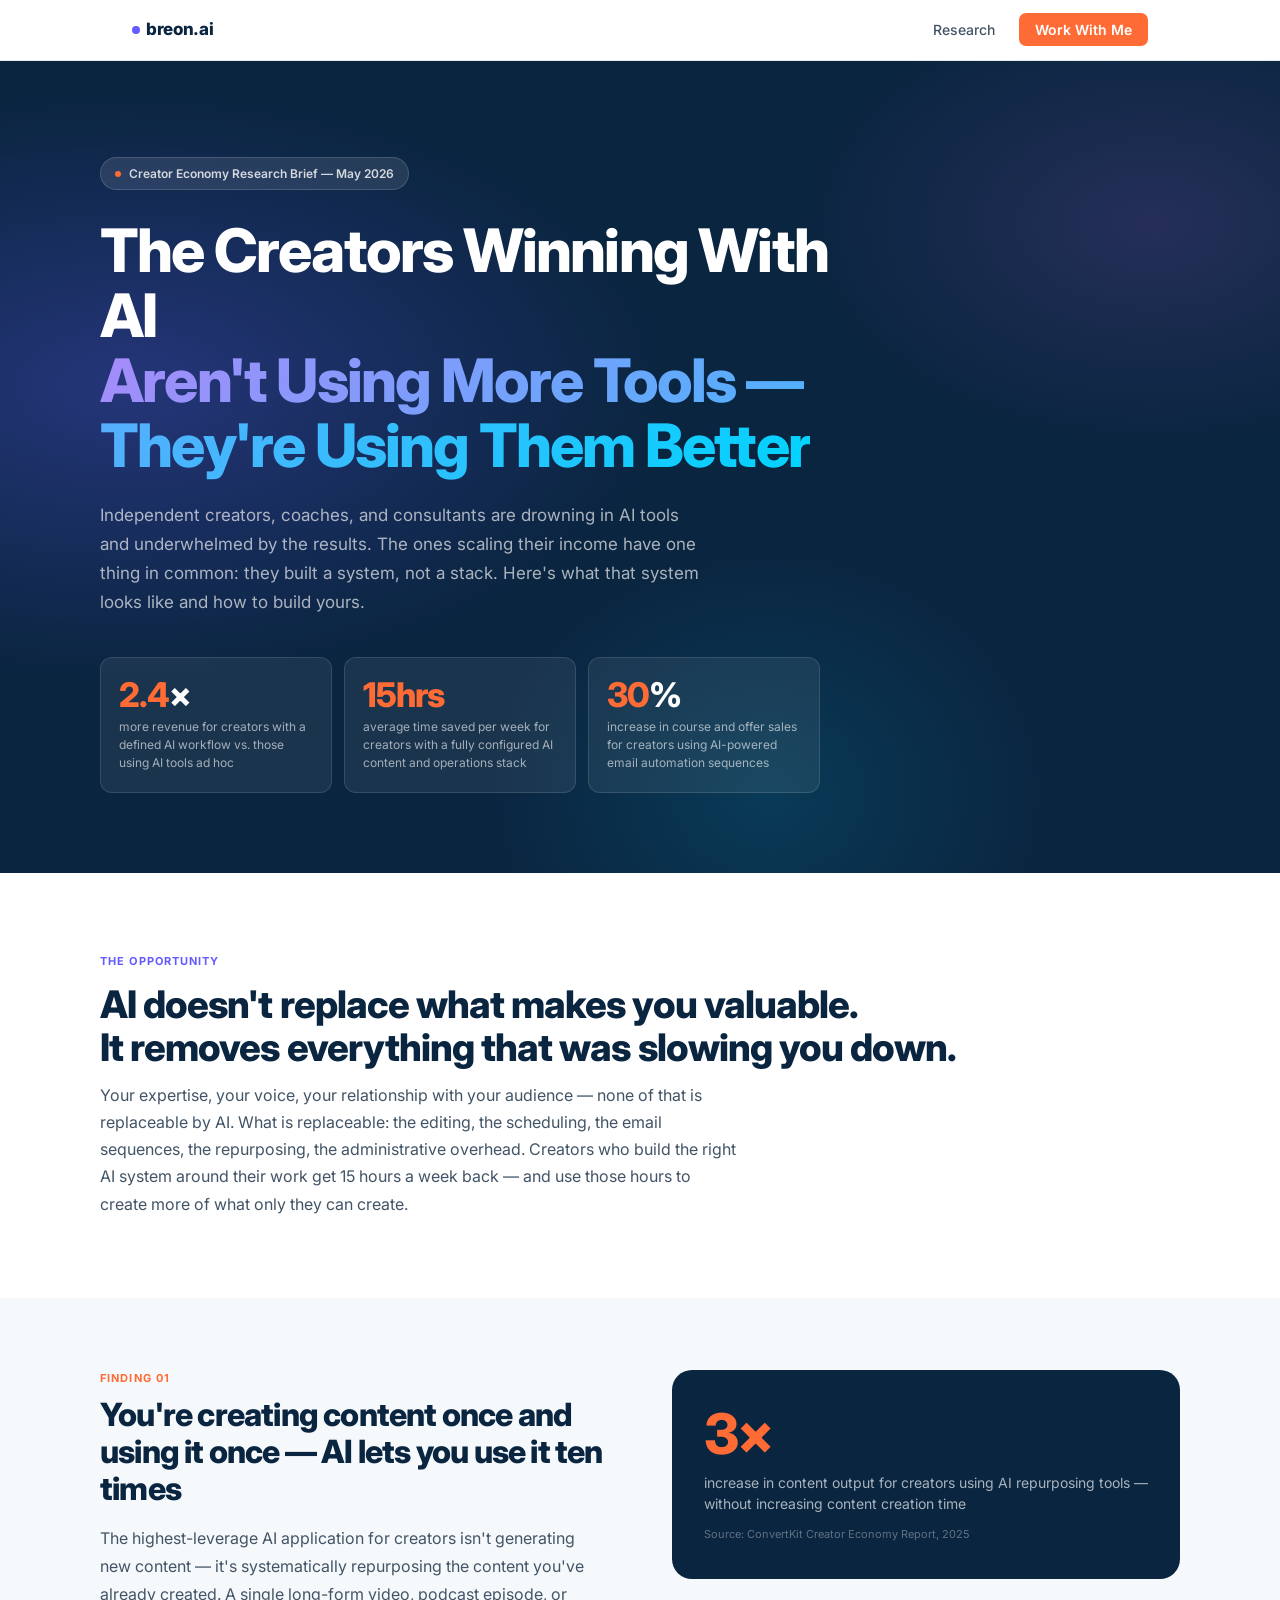
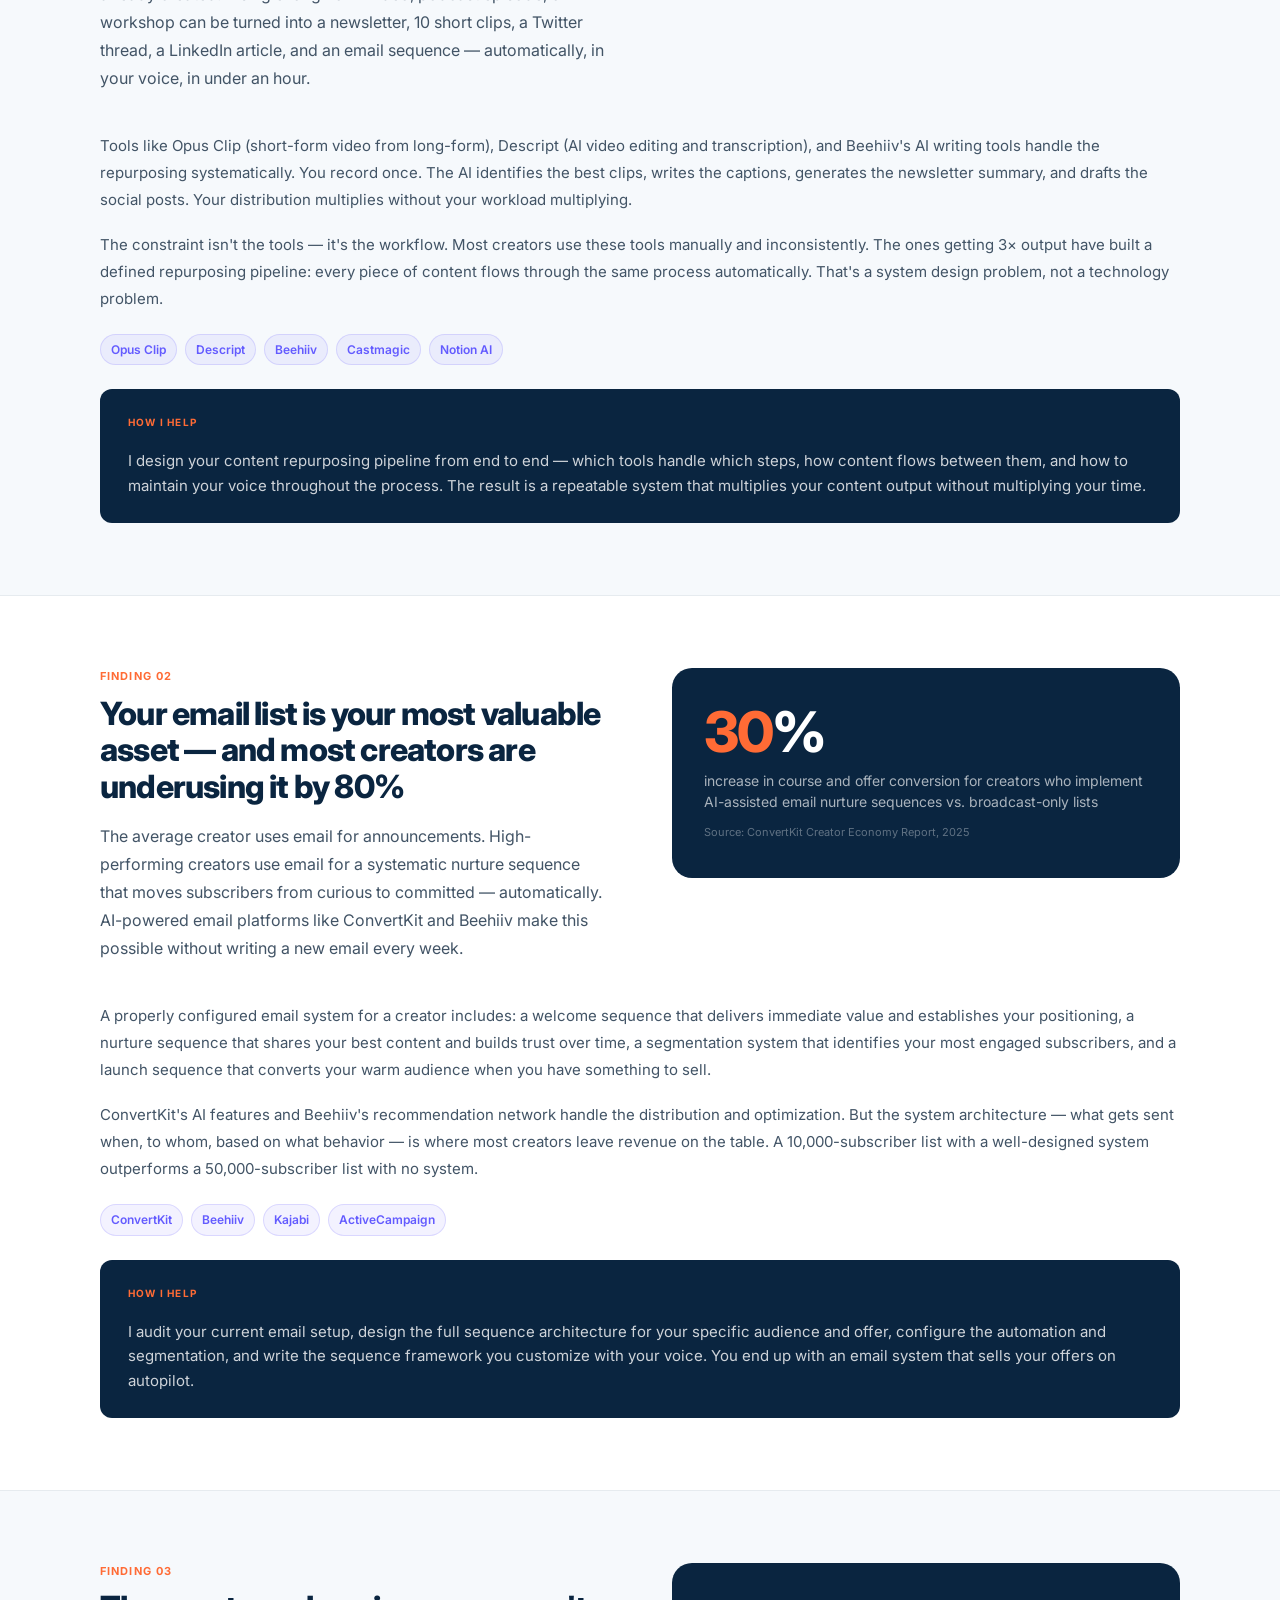
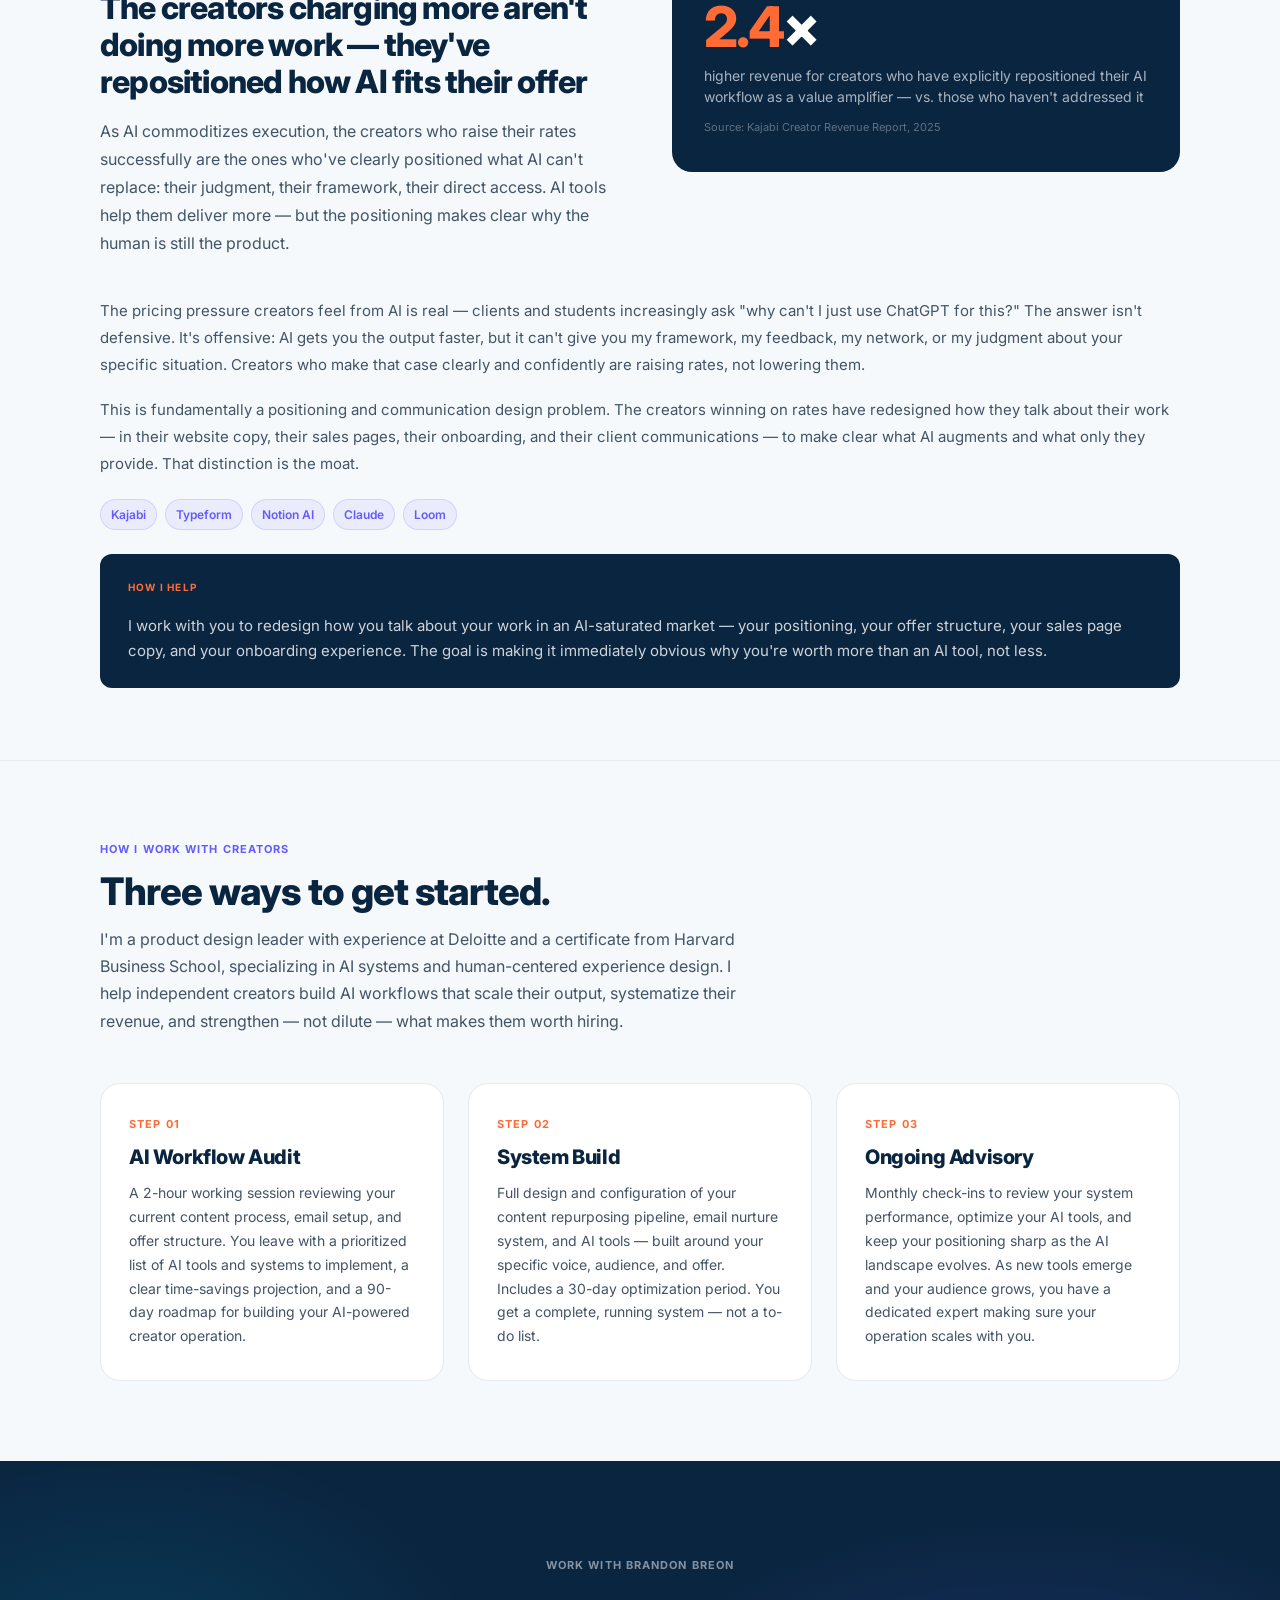
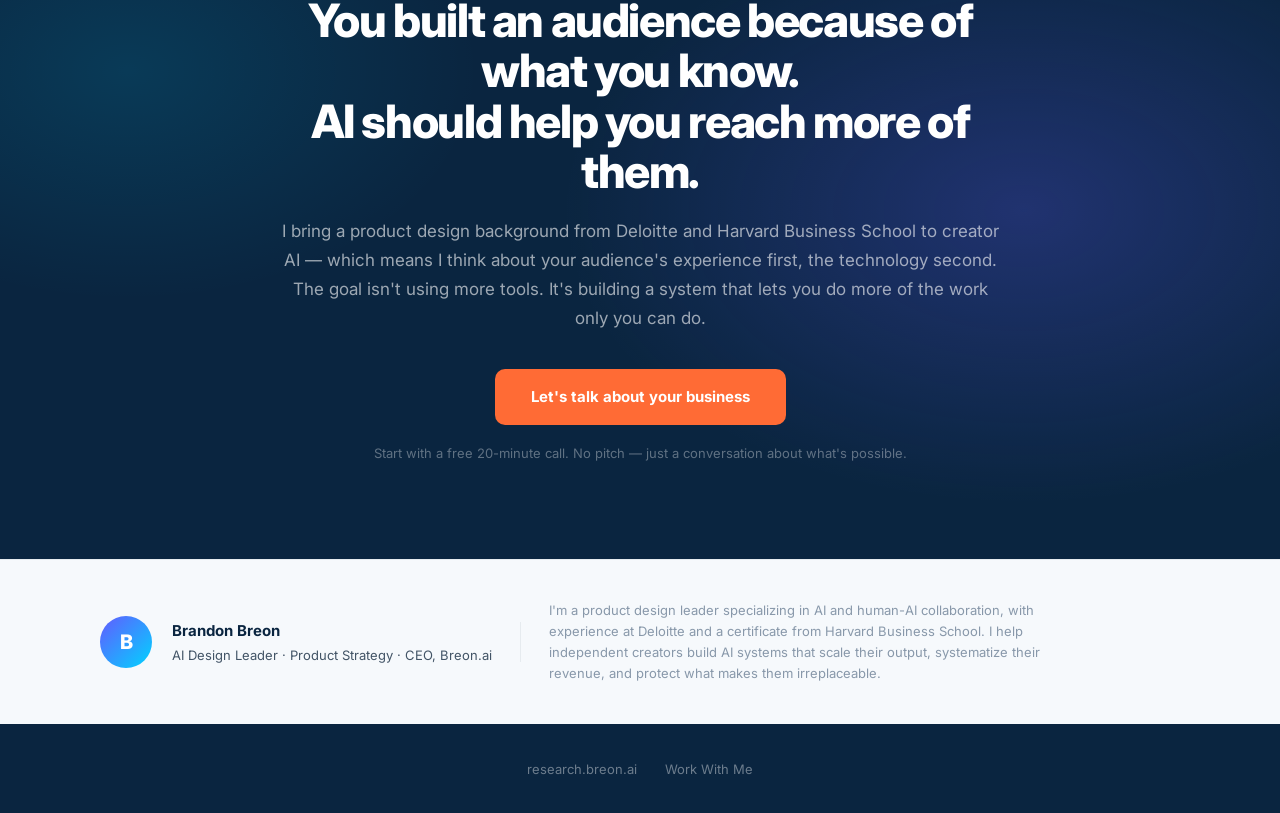
<file: creators.html>
<!DOCTYPE html>
<html lang="en">
<head>
<meta charset="UTF-8">
<meta name="viewport" content="width=device-width, initial-scale=1.0">
<title>AI & the Creator Economy 2026 | Breon.ai</title>
<meta name="description" content="The AI tools independent creators, coaches, and consultants are using to scale — and why most are leaving revenue on the table. A practical briefing by Brandon Breon, AI design leader.">
<link rel="preconnect" href="https://fonts.googleapis.com">
<link rel="preconnect" href="https://fonts.gstatic.com" crossorigin>
<link href="https://fonts.googleapis.com/css2?family=Inter:wght@300;400;500;600;700;800&display=swap" rel="stylesheet">
<style>
*, *::before, *::after { box-sizing: border-box; margin: 0; padding: 0; }
:root {
  --navy: #0A2540; --purple: #635BFF; --teal: #00D4FF; --orange: #FF6B35;
  --white: #FFFFFF; --surface: #F6F9FC; --text: #0A2540; --muted: #425466;
  --subtle: #8898AA; --border: #E6EBEF; --radius: 12px; --radius-lg: 20px;
  --max-w: 1080px;
}
body { font-family: 'Inter', sans-serif; background: var(--white); color: var(--text); -webkit-font-smoothing: antialiased; line-height: 1.6; }
.nav { position: sticky; top: 0; z-index: 100; background: rgba(255,255,255,0.92); backdrop-filter: blur(12px); border-bottom: 1px solid var(--border); }
.nav-inner { max-width: var(--max-w); margin: 0 auto; padding: 0 32px; display: flex; align-items: center; justify-content: space-between; height: 60px; }
.nav-logo { font-size: 17px; font-weight: 800; color: var(--navy); text-decoration: none; letter-spacing: -0.02em; display: flex; align-items: center; gap: 6px; }
.nav-logo-dot { width: 8px; height: 8px; background: var(--purple); border-radius: 50%; }
.nav-links { display: flex; align-items: center; gap: 24px; list-style: none; }
.nav-links a { font-size: 14px; font-weight: 500; color: var(--muted); text-decoration: none; }
.nav-cta { background: var(--orange) !important; color: white !important; padding: 8px 16px; border-radius: 7px; font-weight: 600 !important; }
.hero { background: var(--navy); position: relative; overflow: hidden; padding: 96px 32px 80px; }
.hero::before { content: ''; position: absolute; inset: 0; background: radial-gradient(ellipse 70% 60% at 10% 40%, rgba(99,91,255,0.30) 0%, transparent 60%), radial-gradient(ellipse 50% 50% at 90% 20%, rgba(118,75,162,0.25) 0%, transparent 55%), radial-gradient(ellipse 40% 55% at 60% 90%, rgba(0,212,255,0.12) 0%, transparent 55%); pointer-events: none; }
.hero-inner { max-width: var(--max-w); margin: 0 auto; position: relative; z-index: 1; }
.hero-tag { display: inline-flex; align-items: center; gap: 8px; background: rgba(255,255,255,0.10); border: 1px solid rgba(255,255,255,0.15); color: rgba(255,255,255,0.80); font-size: 12px; font-weight: 600; padding: 6px 14px; border-radius: 20px; margin-bottom: 28px; }
.hero-tag-dot { width: 6px; height: 6px; background: var(--orange); border-radius: 50%; }
.hero h1 { font-size: clamp(36px, 5vw, 60px); font-weight: 800; line-height: 1.08; letter-spacing: -0.03em; color: var(--white); margin-bottom: 24px; max-width: 780px; }
.hero h1 span { background: linear-gradient(135deg, #a78bfa, var(--teal)); -webkit-background-clip: text; -webkit-text-fill-color: transparent; background-clip: text; }
.hero-sub { font-size: 17px; color: rgba(255,255,255,0.65); line-height: 1.70; max-width: 600px; margin-bottom: 40px; }
.hero-stats { display: grid; grid-template-columns: repeat(3, 1fr); gap: 12px; max-width: 720px; }
.hero-stat { background: rgba(255,255,255,0.07); border: 1px solid rgba(255,255,255,0.12); border-radius: var(--radius); padding: 20px 18px; }
.hero-stat-num { font-size: 34px; font-weight: 800; color: var(--white); letter-spacing: -0.03em; line-height: 1; margin-bottom: 6px; }
.hero-stat-num span { color: var(--orange); }
.hero-stat-label { font-size: 12px; color: rgba(255,255,255,0.60); line-height: 1.5; }
.section { padding: 80px 32px; }
.section-inner { max-width: var(--max-w); margin: 0 auto; }
.eyebrow { font-size: 11px; font-weight: 700; letter-spacing: 0.10em; text-transform: uppercase; color: var(--purple); margin-bottom: 12px; }
.section-title { font-size: clamp(26px, 3.5vw, 38px); font-weight: 800; letter-spacing: -0.025em; color: var(--navy); margin-bottom: 12px; line-height: 1.15; }
.section-sub { font-size: 16px; color: var(--muted); line-height: 1.70; max-width: 640px; }
.finding { padding: 72px 32px; border-bottom: 1px solid var(--border); }
.finding:nth-child(even) { background: var(--surface); }
.finding-inner { max-width: var(--max-w); margin: 0 auto; }
.finding-header { display: grid; grid-template-columns: 1fr 1fr; gap: 64px; align-items: start; margin-bottom: 40px; }
.finding-num { font-size: 11px; font-weight: 700; letter-spacing: 0.10em; text-transform: uppercase; color: var(--orange); margin-bottom: 10px; }
.finding-title { font-size: clamp(22px, 2.8vw, 32px); font-weight: 800; letter-spacing: -0.025em; color: var(--navy); line-height: 1.15; margin-bottom: 16px; }
.finding-summary { font-size: 16px; color: var(--muted); line-height: 1.75; }
.finding-stat { background: var(--navy); border-radius: var(--radius-lg); padding: 36px 32px; }
.finding-stat-num { font-size: 56px; font-weight: 800; letter-spacing: -0.04em; line-height: 1; margin-bottom: 10px; color: var(--white); }
.finding-stat-num span { color: var(--orange); }
.finding-stat-label { font-size: 14px; color: rgba(255,255,255,0.65); line-height: 1.5; }
.finding-stat-source { font-size: 11px; color: rgba(255,255,255,0.35); margin-top: 12px; }
.finding-body { font-size: 15px; color: var(--muted); line-height: 1.80; }
.finding-body p { margin-bottom: 18px; }
.finding-body p:last-child { margin-bottom: 0; }
.tool-tag { display: inline-flex; align-items: center; gap: 6px; background: rgba(99,91,255,0.08); border: 1px solid rgba(99,91,255,0.18); color: var(--purple); font-size: 12px; font-weight: 600; padding: 4px 10px; border-radius: 20px; margin: 4px 4px 4px 0; }
.tools-row { margin-bottom: 20px; }
.how-i-help { background: var(--navy); border-radius: var(--radius); padding: 24px 28px; margin-top: 16px; }
.how-i-help-label { font-size: 10px; font-weight: 700; letter-spacing: 0.12em; text-transform: uppercase; color: var(--orange); margin-bottom: 8px; }
.how-i-help-text { font-size: 15px; color: rgba(255,255,255,0.80); line-height: 1.65; }
.services { padding: 80px 32px; background: var(--surface); }
.services-inner { max-width: var(--max-w); margin: 0 auto; }
.services-grid { display: grid; grid-template-columns: repeat(3, 1fr); gap: 24px; margin-top: 48px; }
.service-card { background: var(--white); border: 1px solid var(--border); border-radius: var(--radius-lg); padding: 32px 28px; }
.service-num { font-size: 11px; font-weight: 700; letter-spacing: 0.10em; text-transform: uppercase; color: var(--orange); margin-bottom: 12px; }
.service-title { font-size: 20px; font-weight: 800; color: var(--navy); letter-spacing: -0.02em; margin-bottom: 12px; line-height: 1.2; }
.service-desc { font-size: 14px; color: var(--muted); line-height: 1.70; }
.cta-section { background: var(--navy); padding: 96px 32px; position: relative; overflow: hidden; }
.cta-section::before { content: ''; position: absolute; inset: 0; background: radial-gradient(ellipse 60% 70% at 80% 50%, rgba(99,91,255,0.25) 0%, transparent 60%), radial-gradient(ellipse 50% 60% at 10% 30%, rgba(0,212,255,0.12) 0%, transparent 55%); pointer-events: none; }
.cta-inner { max-width: 720px; margin: 0 auto; text-align: center; position: relative; z-index: 1; }
.cta-eyebrow { font-size: 11px; font-weight: 700; letter-spacing: 0.10em; text-transform: uppercase; color: rgba(255,255,255,0.50); margin-bottom: 20px; }
.cta-title { font-size: clamp(28px, 4vw, 46px); font-weight: 800; letter-spacing: -0.03em; color: var(--white); line-height: 1.10; margin-bottom: 20px; }
.cta-sub { font-size: 17px; color: rgba(255,255,255,0.60); line-height: 1.70; margin-bottom: 36px; }
.cta-btn { display: inline-block; background: var(--orange); color: white; font-size: 15px; font-weight: 700; padding: 16px 36px; border-radius: 10px; text-decoration: none; transition: background 0.15s; }
.cta-btn:hover { background: #E85A25; }
.cta-note { font-size: 13px; color: rgba(255,255,255,0.35); margin-top: 18px; }
.author-strip { background: var(--surface); border-top: 1px solid var(--border); padding: 40px 32px; }
.author-inner { max-width: var(--max-w); margin: 0 auto; display: flex; align-items: center; gap: 20px; }
.author-avatar { width: 52px; height: 52px; background: linear-gradient(135deg, var(--purple), var(--teal)); border-radius: 50%; flex-shrink: 0; display: flex; align-items: center; justify-content: center; font-size: 20px; font-weight: 800; color: white; }
.author-name { font-size: 15px; font-weight: 700; color: var(--navy); }
.author-title { font-size: 13px; color: var(--muted); margin-top: 2px; }
.author-divider { width: 1px; height: 40px; background: var(--border); margin: 0 8px; }
.author-note { font-size: 13px; color: var(--subtle); line-height: 1.60; max-width: 540px; }
footer { background: var(--navy); padding: 32px; text-align: center; }
footer a { color: rgba(255,255,255,0.40); font-size: 13px; text-decoration: none; margin: 0 12px; }
footer a:hover { color: rgba(255,255,255,0.70); }
@media (max-width: 768px) {
  .hero-stats { grid-template-columns: 1fr 1fr; }
  .finding-header { grid-template-columns: 1fr; gap: 32px; }
  .services-grid { grid-template-columns: 1fr; }
  .author-inner { flex-wrap: wrap; }
  .author-divider { display: none; }
}
</style>
</head>
<body>

<nav class="nav">
  <div class="nav-inner">
    <a href="https://breon.ai" class="nav-logo"><span class="nav-logo-dot"></span>breon.ai</a>
    <ul class="nav-links">
      <li><a href="https://research.breon.ai">Research</a></li>
      <li><a href="https://research.breon.ai/work-with-me.html" class="nav-cta">Work With Me</a></li>
    </ul>
  </div>
</nav>

<section class="hero">
  <div class="hero-inner">
    <div class="hero-tag"><span class="hero-tag-dot"></span>Creator Economy Research Brief — May 2026</div>
    <h1>The Creators Winning With AI<br><span>Aren't Using More Tools — They're Using Them Better</span></h1>
    <p class="hero-sub">Independent creators, coaches, and consultants are drowning in AI tools and underwhelmed by the results. The ones scaling their income have one thing in common: they built a system, not a stack. Here's what that system looks like and how to build yours.</p>
    <div class="hero-stats">
      <div class="hero-stat">
        <div class="hero-stat-num"><span>2.4</span>×</div>
        <div class="hero-stat-label">more revenue for creators with a defined AI workflow vs. those using AI tools ad hoc</div>
      </div>
      <div class="hero-stat">
        <div class="hero-stat-num"><span>15hrs</span></div>
        <div class="hero-stat-label">average time saved per week for creators with a fully configured AI content and operations stack</div>
      </div>
      <div class="hero-stat">
        <div class="hero-stat-num"><span>30</span>%</div>
        <div class="hero-stat-label">increase in course and offer sales for creators using AI-powered email automation sequences</div>
      </div>
    </div>
  </div>
</section>

<section class="section">
  <div class="section-inner">
    <p class="eyebrow">The opportunity</p>
    <h2 class="section-title">AI doesn't replace what makes you valuable.<br>It removes everything that was slowing you down.</h2>
    <p class="section-sub">Your expertise, your voice, your relationship with your audience — none of that is replaceable by AI. What is replaceable: the editing, the scheduling, the email sequences, the repurposing, the administrative overhead. Creators who build the right AI system around their work get 15 hours a week back — and use those hours to create more of what only they can create.</p>
  </div>
</section>

<div class="finding">
  <div class="finding-inner">
    <div class="finding-header">
      <div>
        <p class="finding-num">Finding 01</p>
        <h3 class="finding-title">You're creating content once and using it once — AI lets you use it ten times</h3>
        <p class="finding-summary">The highest-leverage AI application for creators isn't generating new content — it's systematically repurposing the content you've already created. A single long-form video, podcast episode, or workshop can be turned into a newsletter, 10 short clips, a Twitter thread, a LinkedIn article, and an email sequence — automatically, in your voice, in under an hour.</p>
      </div>
      <div class="finding-stat">
        <div class="finding-stat-num"><span>3×</span></div>
        <div class="finding-stat-label">increase in content output for creators using AI repurposing tools — without increasing content creation time</div>
        <div class="finding-stat-source">Source: ConvertKit Creator Economy Report, 2025</div>
      </div>
    </div>
    <div class="finding-body">
      <p>Tools like Opus Clip (short-form video from long-form), Descript (AI video editing and transcription), and Beehiiv's AI writing tools handle the repurposing systematically. You record once. The AI identifies the best clips, writes the captions, generates the newsletter summary, and drafts the social posts. Your distribution multiplies without your workload multiplying.</p>
      <p>The constraint isn't the tools — it's the workflow. Most creators use these tools manually and inconsistently. The ones getting 3× output have built a defined repurposing pipeline: every piece of content flows through the same process automatically. That's a system design problem, not a technology problem.</p>
      <div class="tools-row">
        <span class="tool-tag">Opus Clip</span>
        <span class="tool-tag">Descript</span>
        <span class="tool-tag">Beehiiv</span>
        <span class="tool-tag">Castmagic</span>
        <span class="tool-tag">Notion AI</span>
      </div>
      <div class="how-i-help">
        <p class="how-i-help-label">How I help</p>
        <p class="how-i-help-text">I design your content repurposing pipeline from end to end — which tools handle which steps, how content flows between them, and how to maintain your voice throughout the process. The result is a repeatable system that multiplies your content output without multiplying your time.</p>
      </div>
    </div>
  </div>
</div>

<div class="finding">
  <div class="finding-inner">
    <div class="finding-header">
      <div>
        <p class="finding-num">Finding 02</p>
        <h3 class="finding-title">Your email list is your most valuable asset — and most creators are underusing it by 80%</h3>
        <p class="finding-summary">The average creator uses email for announcements. High-performing creators use email for a systematic nurture sequence that moves subscribers from curious to committed — automatically. AI-powered email platforms like ConvertKit and Beehiiv make this possible without writing a new email every week.</p>
      </div>
      <div class="finding-stat">
        <div class="finding-stat-num"><span>30</span>%</div>
        <div class="finding-stat-label">increase in course and offer conversion for creators who implement AI-assisted email nurture sequences vs. broadcast-only lists</div>
        <div class="finding-stat-source">Source: ConvertKit Creator Economy Report, 2025</div>
      </div>
    </div>
    <div class="finding-body">
      <p>A properly configured email system for a creator includes: a welcome sequence that delivers immediate value and establishes your positioning, a nurture sequence that shares your best content and builds trust over time, a segmentation system that identifies your most engaged subscribers, and a launch sequence that converts your warm audience when you have something to sell.</p>
      <p>ConvertKit's AI features and Beehiiv's recommendation network handle the distribution and optimization. But the system architecture — what gets sent when, to whom, based on what behavior — is where most creators leave revenue on the table. A 10,000-subscriber list with a well-designed system outperforms a 50,000-subscriber list with no system.</p>
      <div class="tools-row">
        <span class="tool-tag">ConvertKit</span>
        <span class="tool-tag">Beehiiv</span>
        <span class="tool-tag">Kajabi</span>
        <span class="tool-tag">ActiveCampaign</span>
      </div>
      <div class="how-i-help">
        <p class="how-i-help-label">How I help</p>
        <p class="how-i-help-text">I audit your current email setup, design the full sequence architecture for your specific audience and offer, configure the automation and segmentation, and write the sequence framework you customize with your voice. You end up with an email system that sells your offers on autopilot.</p>
      </div>
    </div>
  </div>
</div>

<div class="finding">
  <div class="finding-inner">
    <div class="finding-header">
      <div>
        <p class="finding-num">Finding 03</p>
        <h3 class="finding-title">The creators charging more aren't doing more work — they've repositioned how AI fits their offer</h3>
        <p class="finding-summary">As AI commoditizes execution, the creators who raise their rates successfully are the ones who've clearly positioned what AI can't replace: their judgment, their framework, their direct access. AI tools help them deliver more — but the positioning makes clear why the human is still the product.</p>
      </div>
      <div class="finding-stat">
        <div class="finding-stat-num"><span>2.4</span>×</div>
        <div class="finding-stat-label">higher revenue for creators who have explicitly repositioned their AI workflow as a value amplifier — vs. those who haven't addressed it</div>
        <div class="finding-stat-source">Source: Kajabi Creator Revenue Report, 2025</div>
      </div>
    </div>
    <div class="finding-body">
      <p>The pricing pressure creators feel from AI is real — clients and students increasingly ask "why can't I just use ChatGPT for this?" The answer isn't defensive. It's offensive: AI gets you the output faster, but it can't give you my framework, my feedback, my network, or my judgment about your specific situation. Creators who make that case clearly and confidently are raising rates, not lowering them.</p>
      <p>This is fundamentally a positioning and communication design problem. The creators winning on rates have redesigned how they talk about their work — in their website copy, their sales pages, their onboarding, and their client communications — to make clear what AI augments and what only they provide. That distinction is the moat.</p>
      <div class="tools-row">
        <span class="tool-tag">Kajabi</span>
        <span class="tool-tag">Typeform</span>
        <span class="tool-tag">Notion AI</span>
        <span class="tool-tag">Claude</span>
        <span class="tool-tag">Loom</span>
      </div>
      <div class="how-i-help">
        <p class="how-i-help-label">How I help</p>
        <p class="how-i-help-text">I work with you to redesign how you talk about your work in an AI-saturated market — your positioning, your offer structure, your sales page copy, and your onboarding experience. The goal is making it immediately obvious why you're worth more than an AI tool, not less.</p>
      </div>
    </div>
  </div>
</div>

<section class="services">
  <div class="services-inner">
    <p class="eyebrow">How I work with creators</p>
    <h2 class="section-title">Three ways to get started.</h2>
    <p class="section-sub">I'm a product design leader with experience at Deloitte and a certificate from Harvard Business School, specializing in AI systems and human-centered experience design. I help independent creators build AI workflows that scale their output, systematize their revenue, and strengthen — not dilute — what makes them worth hiring.</p>
    <div class="services-grid">
      <div class="service-card">
        <p class="service-num">Step 01</p>
        <h3 class="service-title">AI Workflow Audit</h3>
        <p class="service-desc">A 2-hour working session reviewing your current content process, email setup, and offer structure. You leave with a prioritized list of AI tools and systems to implement, a clear time-savings projection, and a 90-day roadmap for building your AI-powered creator operation.</p>
      </div>
      <div class="service-card">
        <p class="service-num">Step 02</p>
        <h3 class="service-title">System Build</h3>
        <p class="service-desc">Full design and configuration of your content repurposing pipeline, email nurture system, and AI tools — built around your specific voice, audience, and offer. Includes a 30-day optimization period. You get a complete, running system — not a to-do list.</p>
      </div>
      <div class="service-card">
        <p class="service-num">Step 03</p>
        <h3 class="service-title">Ongoing Advisory</h3>
        <p class="service-desc">Monthly check-ins to review your system performance, optimize your AI tools, and keep your positioning sharp as the AI landscape evolves. As new tools emerge and your audience grows, you have a dedicated expert making sure your operation scales with you.</p>
      </div>
    </div>
  </div>
</section>

<section class="cta-section">
  <div class="cta-inner">
    <p class="cta-eyebrow">Work with Brandon Breon</p>
    <h2 class="cta-title">You built an audience because of what you know.<br>AI should help you reach more of them.</h2>
    <p class="cta-sub">I bring a product design background from Deloitte and Harvard Business School to creator AI — which means I think about your audience's experience first, the technology second. The goal isn't using more tools. It's building a system that lets you do more of the work only you can do.</p>
    <a href="https://research.breon.ai/work-with-me.html" class="cta-btn">Let's talk about your business</a>
    <p class="cta-note">Start with a free 20-minute call. No pitch — just a conversation about what's possible.</p>
  </div>
</section>

<div class="author-strip">
  <div class="author-inner">
    <div class="author-avatar">B</div>
    <div>
      <div class="author-name">Brandon Breon</div>
      <div class="author-title">AI Design Leader · Product Strategy · CEO, Breon.ai</div>
    </div>
    <div class="author-divider"></div>
    <p class="author-note">I'm a product design leader specializing in AI and human-AI collaboration, with experience at Deloitte and a certificate from Harvard Business School. I help independent creators build AI systems that scale their output, systematize their revenue, and protect what makes them irreplaceable.</p>
  </div>
</div>

<footer>
  <a href="https://research.breon.ai">research.breon.ai</a>
  <a href="https://research.breon.ai/work-with-me.html">Work With Me</a>
</footer>

</body>
</html>
</file>
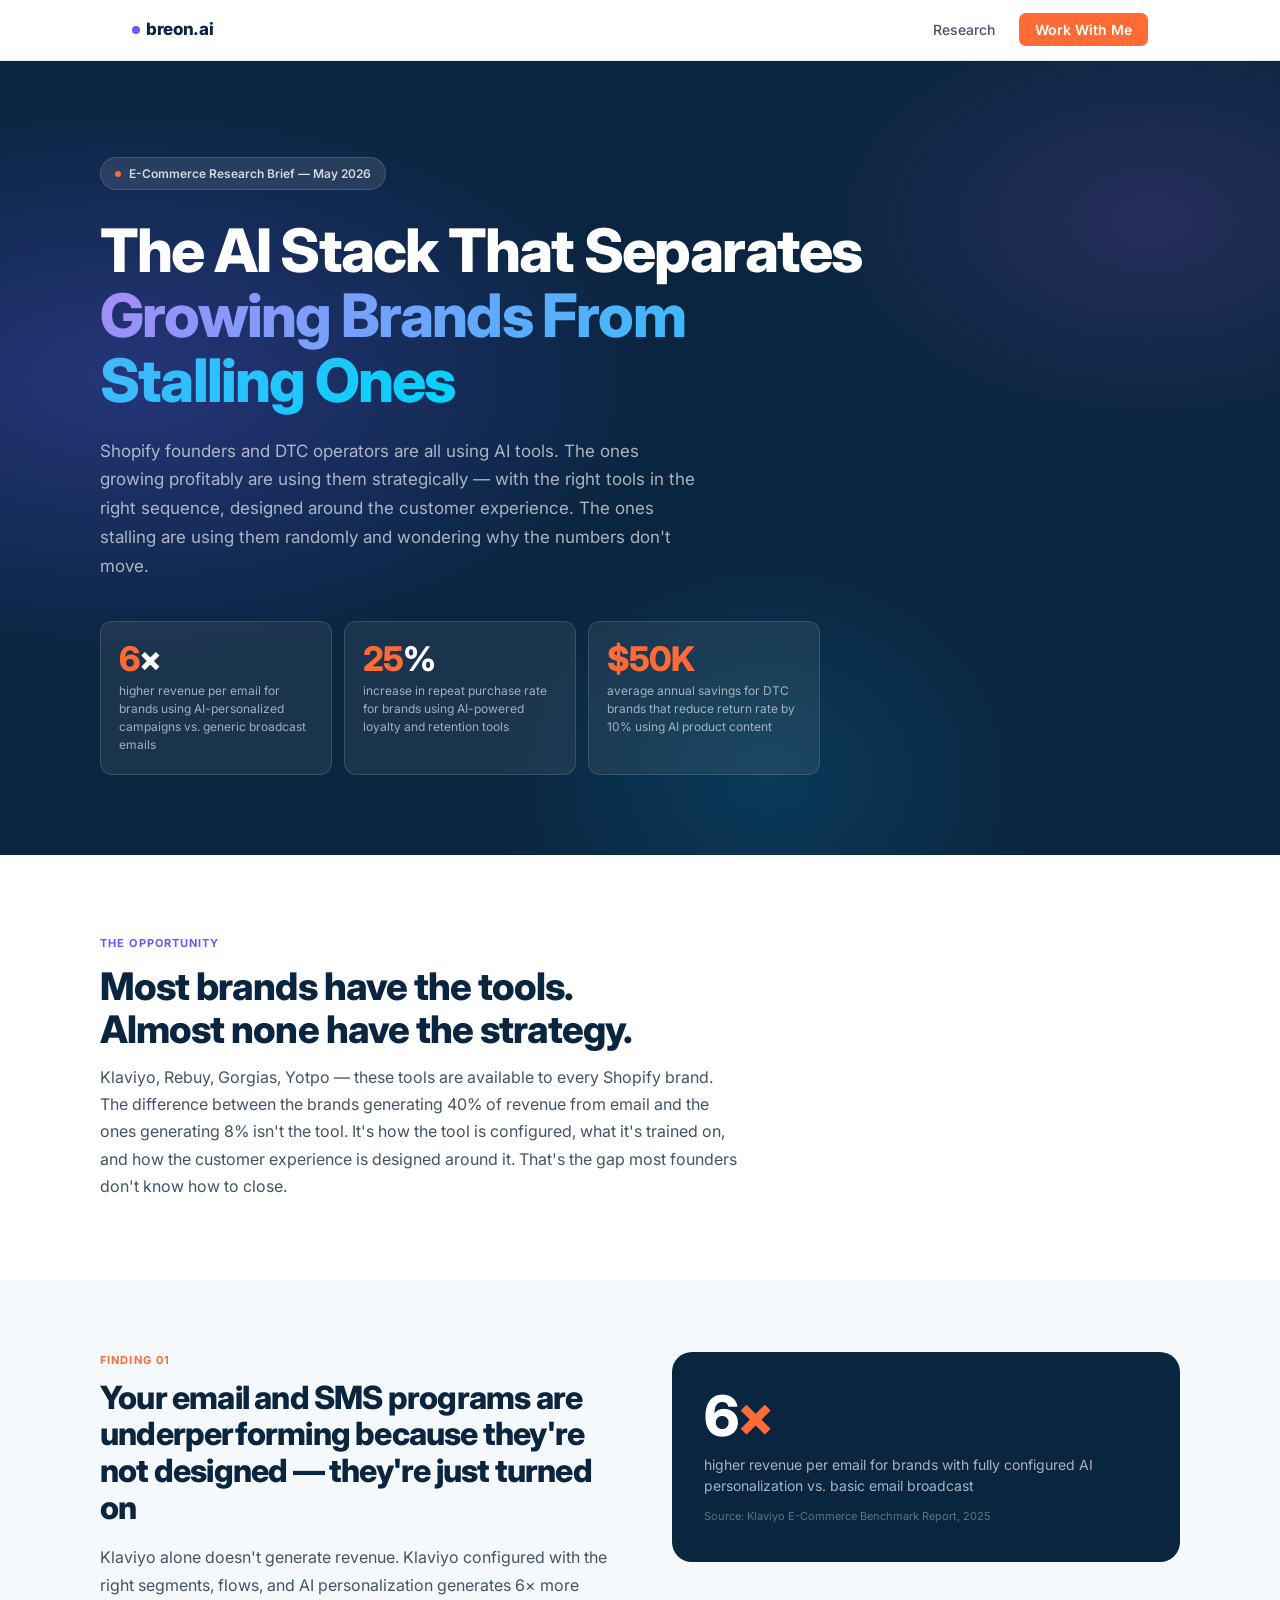
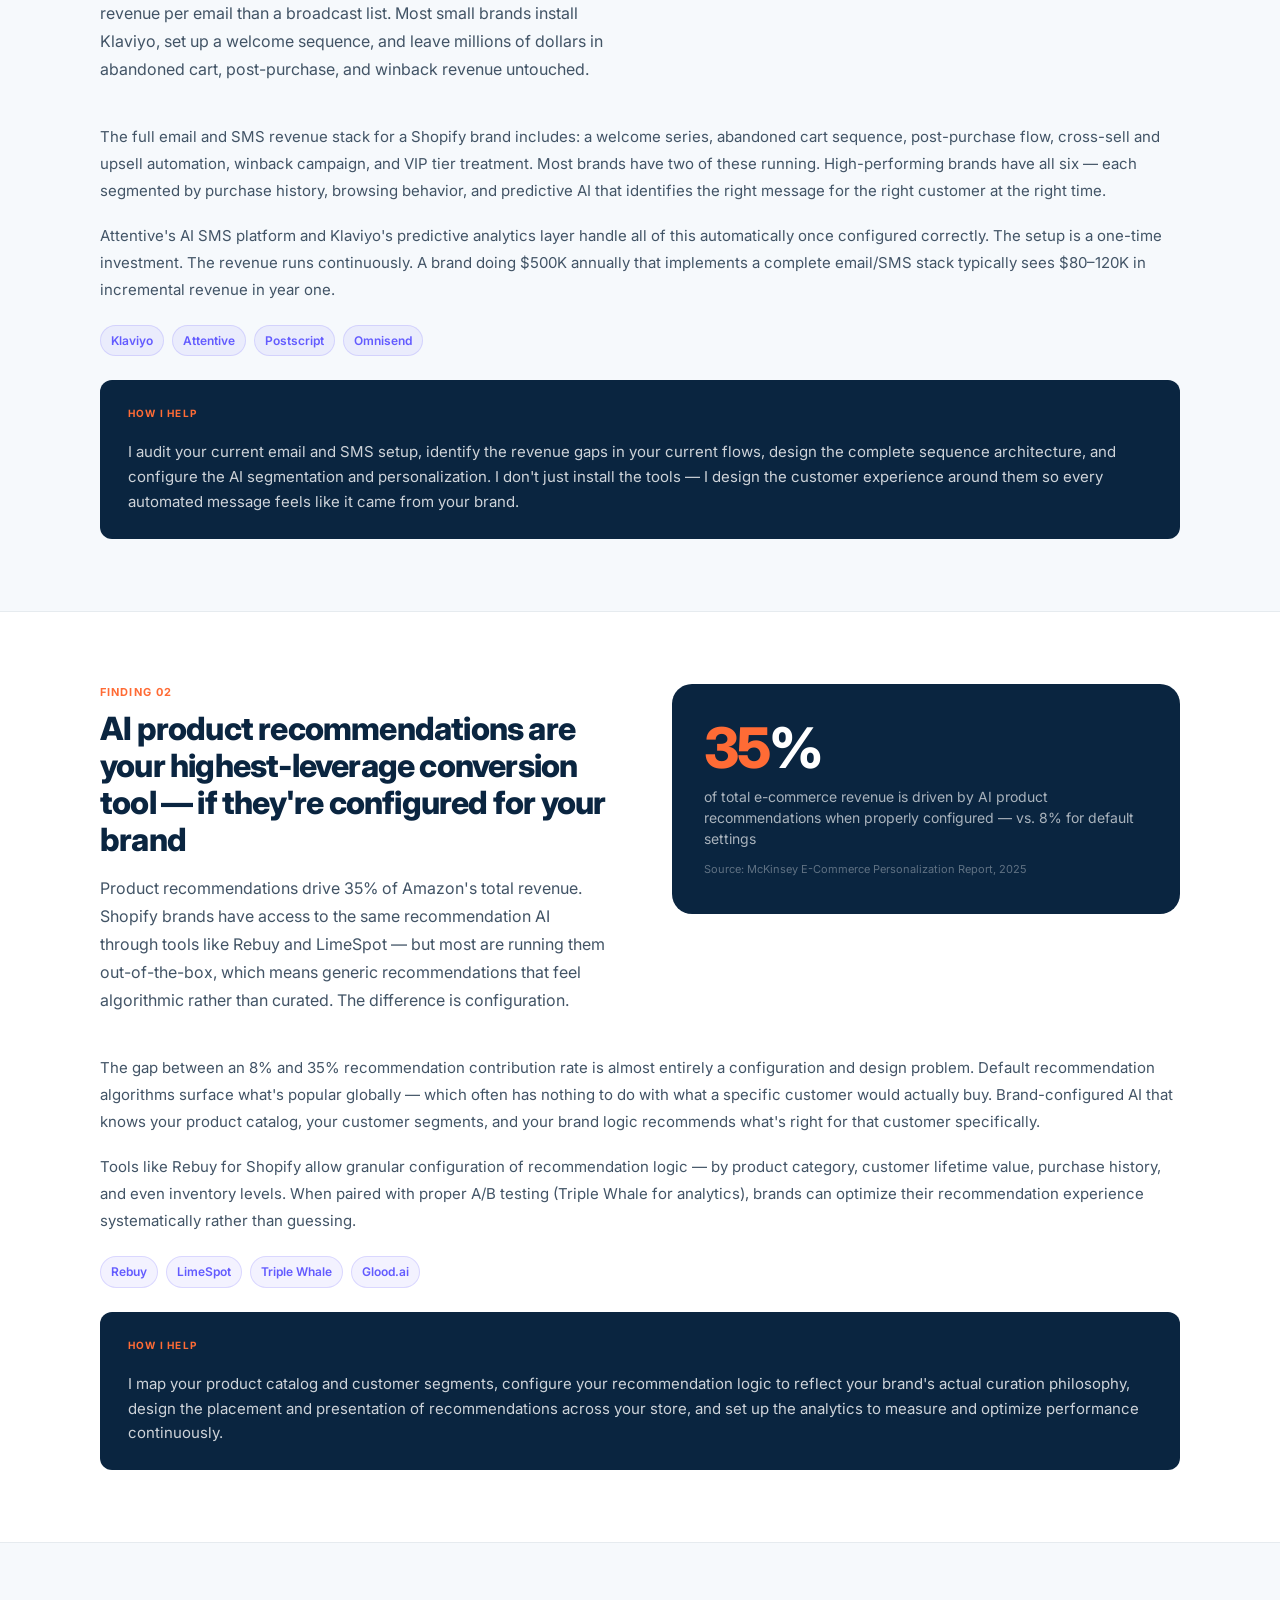
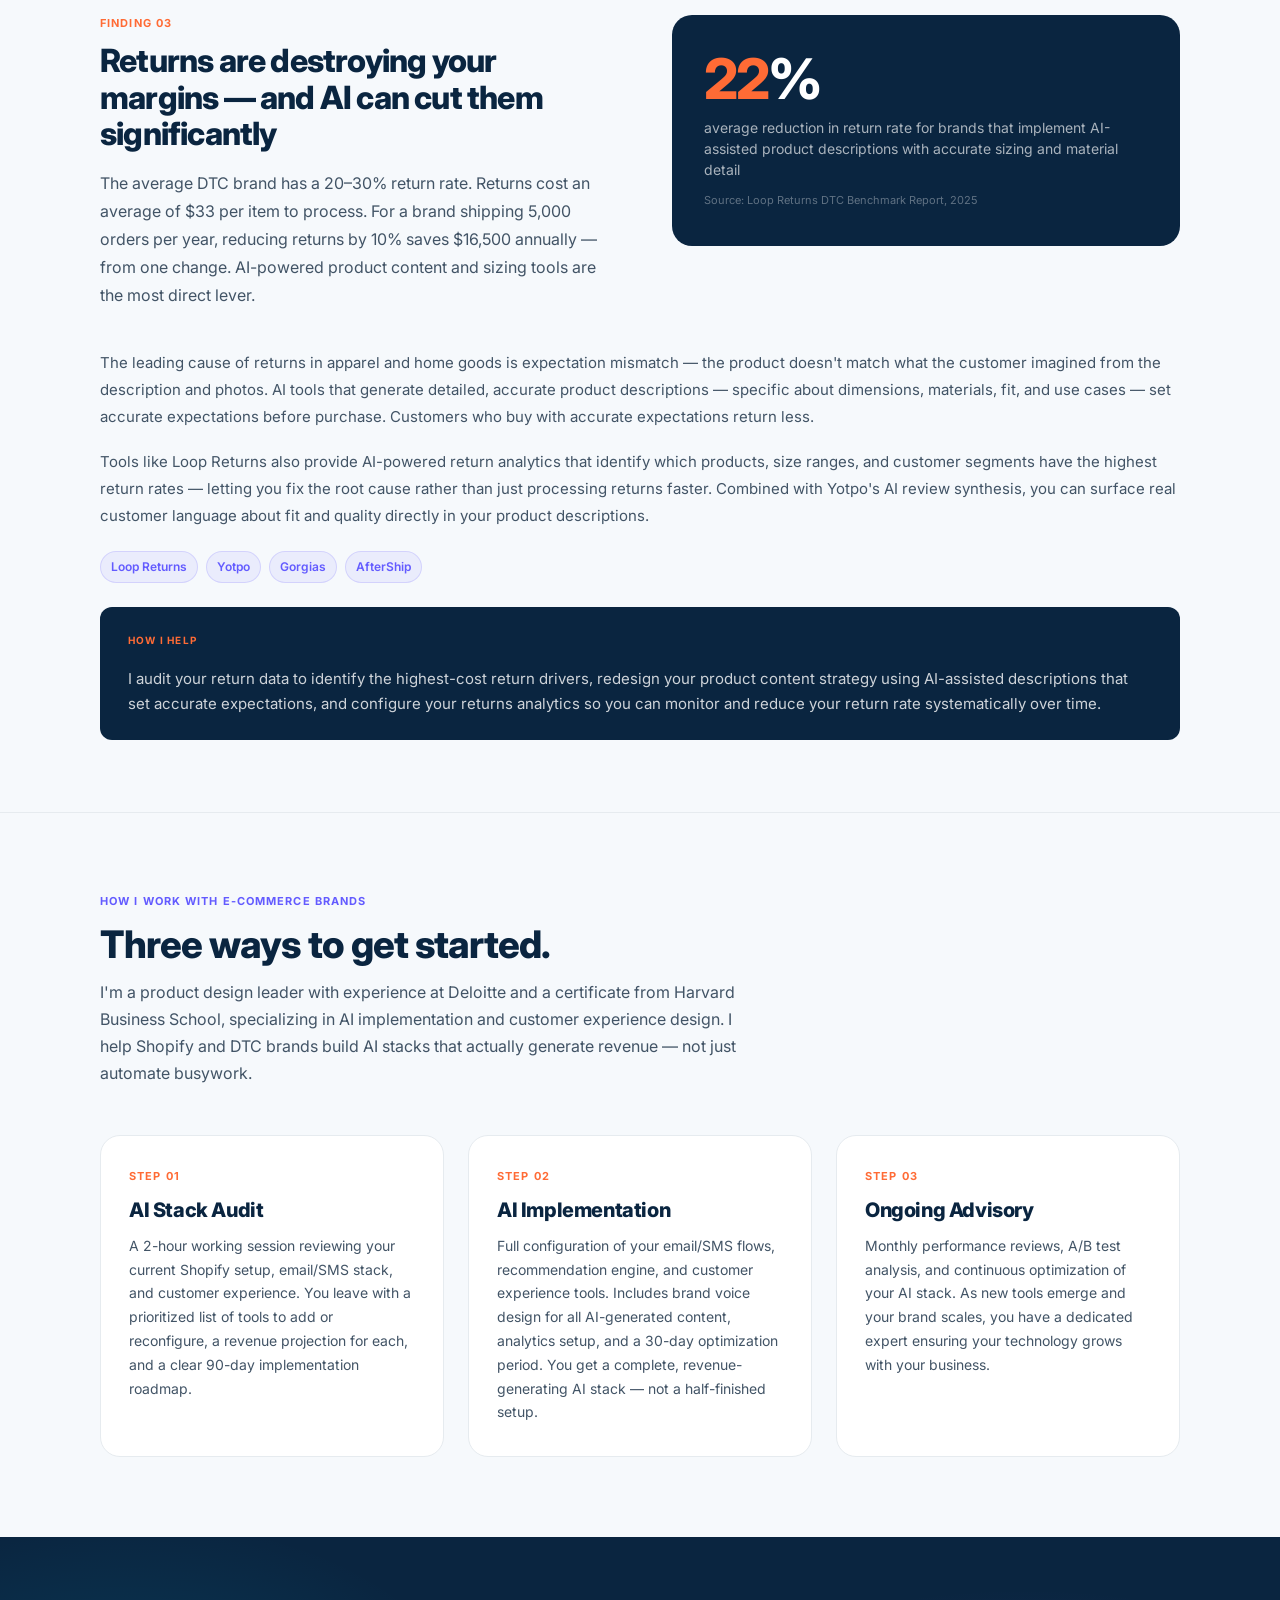
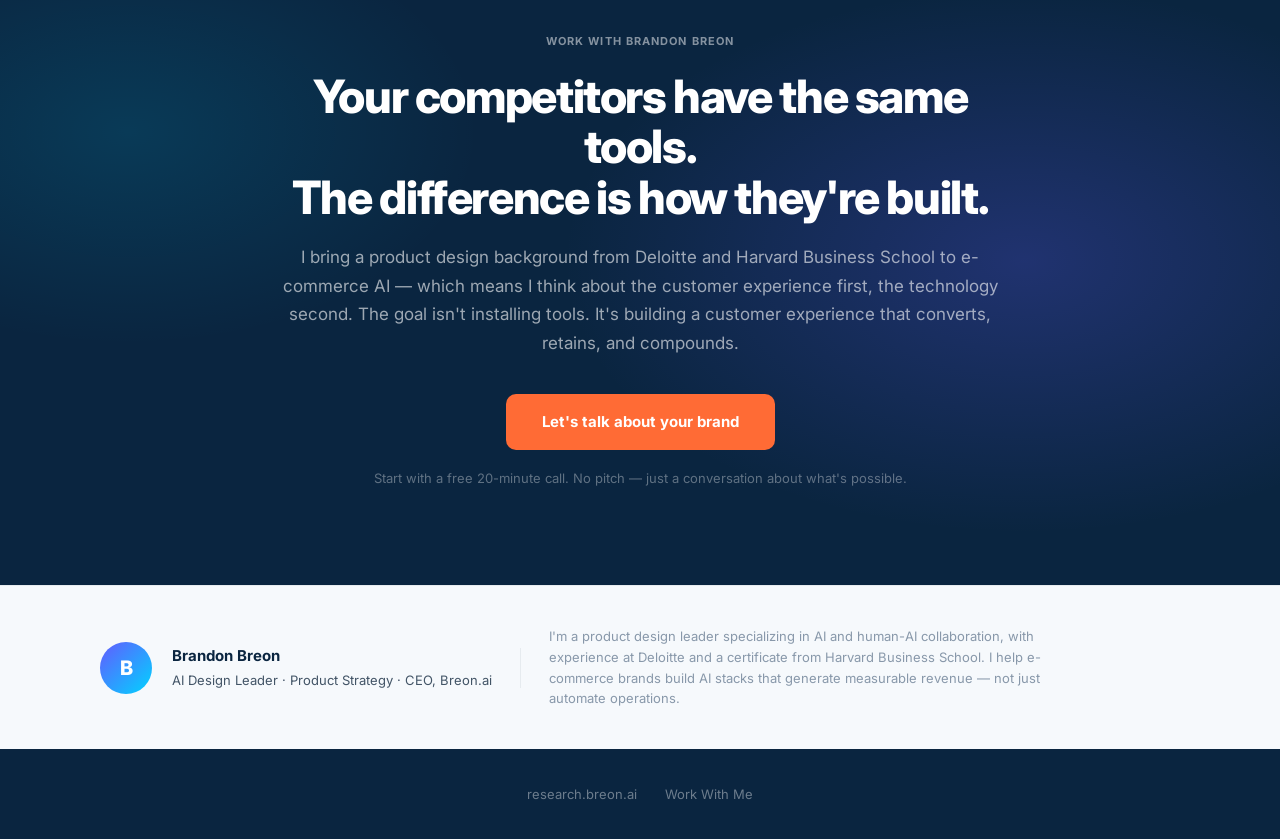
<file: ecommerce.html>
<!DOCTYPE html>
<html lang="en">
<head>
<meta charset="UTF-8">
<meta name="viewport" content="width=device-width, initial-scale=1.0">
<title>AI & E-Commerce 2026 | Breon.ai</title>
<meta name="description" content="The AI tools transforming small e-commerce brands — and why most Shopify founders are using them wrong. A practical briefing by Brandon Breon, AI design leader.">
<link rel="preconnect" href="https://fonts.googleapis.com">
<link rel="preconnect" href="https://fonts.gstatic.com" crossorigin>
<link href="https://fonts.googleapis.com/css2?family=Inter:wght@300;400;500;600;700;800&display=swap" rel="stylesheet">
<style>
*, *::before, *::after { box-sizing: border-box; margin: 0; padding: 0; }
:root {
  --navy: #0A2540; --purple: #635BFF; --teal: #00D4FF; --orange: #FF6B35;
  --white: #FFFFFF; --surface: #F6F9FC; --text: #0A2540; --muted: #425466;
  --subtle: #8898AA; --border: #E6EBEF; --radius: 12px; --radius-lg: 20px;
  --max-w: 1080px;
}
body { font-family: 'Inter', sans-serif; background: var(--white); color: var(--text); -webkit-font-smoothing: antialiased; line-height: 1.6; }
.nav { position: sticky; top: 0; z-index: 100; background: rgba(255,255,255,0.92); backdrop-filter: blur(12px); border-bottom: 1px solid var(--border); }
.nav-inner { max-width: var(--max-w); margin: 0 auto; padding: 0 32px; display: flex; align-items: center; justify-content: space-between; height: 60px; }
.nav-logo { font-size: 17px; font-weight: 800; color: var(--navy); text-decoration: none; letter-spacing: -0.02em; display: flex; align-items: center; gap: 6px; }
.nav-logo-dot { width: 8px; height: 8px; background: var(--purple); border-radius: 50%; }
.nav-links { display: flex; align-items: center; gap: 24px; list-style: none; }
.nav-links a { font-size: 14px; font-weight: 500; color: var(--muted); text-decoration: none; }
.nav-cta { background: var(--orange) !important; color: white !important; padding: 8px 16px; border-radius: 7px; font-weight: 600 !important; }
.hero { background: var(--navy); position: relative; overflow: hidden; padding: 96px 32px 80px; }
.hero::before { content: ''; position: absolute; inset: 0; background: radial-gradient(ellipse 70% 60% at 10% 40%, rgba(99,91,255,0.30) 0%, transparent 60%), radial-gradient(ellipse 50% 50% at 90% 20%, rgba(118,75,162,0.25) 0%, transparent 55%), radial-gradient(ellipse 40% 55% at 60% 90%, rgba(0,212,255,0.12) 0%, transparent 55%); pointer-events: none; }
.hero-inner { max-width: var(--max-w); margin: 0 auto; position: relative; z-index: 1; }
.hero-tag { display: inline-flex; align-items: center; gap: 8px; background: rgba(255,255,255,0.10); border: 1px solid rgba(255,255,255,0.15); color: rgba(255,255,255,0.80); font-size: 12px; font-weight: 600; padding: 6px 14px; border-radius: 20px; margin-bottom: 28px; }
.hero-tag-dot { width: 6px; height: 6px; background: var(--orange); border-radius: 50%; }
.hero h1 { font-size: clamp(36px, 5vw, 60px); font-weight: 800; line-height: 1.08; letter-spacing: -0.03em; color: var(--white); margin-bottom: 24px; max-width: 780px; }
.hero h1 span { background: linear-gradient(135deg, #a78bfa, var(--teal)); -webkit-background-clip: text; -webkit-text-fill-color: transparent; background-clip: text; }
.hero-sub { font-size: 17px; color: rgba(255,255,255,0.65); line-height: 1.70; max-width: 600px; margin-bottom: 40px; }
.hero-stats { display: grid; grid-template-columns: repeat(3, 1fr); gap: 12px; max-width: 720px; }
.hero-stat { background: rgba(255,255,255,0.07); border: 1px solid rgba(255,255,255,0.12); border-radius: var(--radius); padding: 20px 18px; }
.hero-stat-num { font-size: 34px; font-weight: 800; color: var(--white); letter-spacing: -0.03em; line-height: 1; margin-bottom: 6px; }
.hero-stat-num span { color: var(--orange); }
.hero-stat-label { font-size: 12px; color: rgba(255,255,255,0.60); line-height: 1.5; }
.section { padding: 80px 32px; }
.section-inner { max-width: var(--max-w); margin: 0 auto; }
.eyebrow { font-size: 11px; font-weight: 700; letter-spacing: 0.10em; text-transform: uppercase; color: var(--purple); margin-bottom: 12px; }
.section-title { font-size: clamp(26px, 3.5vw, 38px); font-weight: 800; letter-spacing: -0.025em; color: var(--navy); margin-bottom: 12px; line-height: 1.15; }
.section-sub { font-size: 16px; color: var(--muted); line-height: 1.70; max-width: 640px; }
.finding { padding: 72px 32px; border-bottom: 1px solid var(--border); }
.finding:nth-child(even) { background: var(--surface); }
.finding-inner { max-width: var(--max-w); margin: 0 auto; }
.finding-header { display: grid; grid-template-columns: 1fr 1fr; gap: 64px; align-items: start; margin-bottom: 40px; }
.finding-num { font-size: 11px; font-weight: 700; letter-spacing: 0.10em; text-transform: uppercase; color: var(--orange); margin-bottom: 10px; }
.finding-title { font-size: clamp(22px, 2.8vw, 32px); font-weight: 800; letter-spacing: -0.025em; color: var(--navy); line-height: 1.15; margin-bottom: 16px; }
.finding-summary { font-size: 16px; color: var(--muted); line-height: 1.75; }
.finding-stat { background: var(--navy); border-radius: var(--radius-lg); padding: 36px 32px; }
.finding-stat-num { font-size: 56px; font-weight: 800; letter-spacing: -0.04em; line-height: 1; margin-bottom: 10px; color: var(--white); }
.finding-stat-num span { color: var(--orange); }
.finding-stat-label { font-size: 14px; color: rgba(255,255,255,0.65); line-height: 1.5; }
.finding-stat-source { font-size: 11px; color: rgba(255,255,255,0.35); margin-top: 12px; }
.finding-body { font-size: 15px; color: var(--muted); line-height: 1.80; }
.finding-body p { margin-bottom: 18px; }
.finding-body p:last-child { margin-bottom: 0; }
.tool-tag { display: inline-flex; align-items: center; gap: 6px; background: rgba(99,91,255,0.08); border: 1px solid rgba(99,91,255,0.18); color: var(--purple); font-size: 12px; font-weight: 600; padding: 4px 10px; border-radius: 20px; margin: 4px 4px 4px 0; }
.tools-row { margin-bottom: 20px; }
.how-i-help { background: var(--navy); border-radius: var(--radius); padding: 24px 28px; margin-top: 16px; }
.how-i-help-label { font-size: 10px; font-weight: 700; letter-spacing: 0.12em; text-transform: uppercase; color: var(--orange); margin-bottom: 8px; }
.how-i-help-text { font-size: 15px; color: rgba(255,255,255,0.80); line-height: 1.65; }
.services { padding: 80px 32px; background: var(--surface); }
.services-inner { max-width: var(--max-w); margin: 0 auto; }
.services-grid { display: grid; grid-template-columns: repeat(3, 1fr); gap: 24px; margin-top: 48px; }
.service-card { background: var(--white); border: 1px solid var(--border); border-radius: var(--radius-lg); padding: 32px 28px; }
.service-num { font-size: 11px; font-weight: 700; letter-spacing: 0.10em; text-transform: uppercase; color: var(--orange); margin-bottom: 12px; }
.service-title { font-size: 20px; font-weight: 800; color: var(--navy); letter-spacing: -0.02em; margin-bottom: 12px; line-height: 1.2; }
.service-desc { font-size: 14px; color: var(--muted); line-height: 1.70; }
.cta-section { background: var(--navy); padding: 96px 32px; position: relative; overflow: hidden; }
.cta-section::before { content: ''; position: absolute; inset: 0; background: radial-gradient(ellipse 60% 70% at 80% 50%, rgba(99,91,255,0.25) 0%, transparent 60%), radial-gradient(ellipse 50% 60% at 10% 30%, rgba(0,212,255,0.12) 0%, transparent 55%); pointer-events: none; }
.cta-inner { max-width: 720px; margin: 0 auto; text-align: center; position: relative; z-index: 1; }
.cta-eyebrow { font-size: 11px; font-weight: 700; letter-spacing: 0.10em; text-transform: uppercase; color: rgba(255,255,255,0.50); margin-bottom: 20px; }
.cta-title { font-size: clamp(28px, 4vw, 46px); font-weight: 800; letter-spacing: -0.03em; color: var(--white); line-height: 1.10; margin-bottom: 20px; }
.cta-sub { font-size: 17px; color: rgba(255,255,255,0.60); line-height: 1.70; margin-bottom: 36px; }
.cta-btn { display: inline-block; background: var(--orange); color: white; font-size: 15px; font-weight: 700; padding: 16px 36px; border-radius: 10px; text-decoration: none; transition: background 0.15s; }
.cta-btn:hover { background: #E85A25; }
.cta-note { font-size: 13px; color: rgba(255,255,255,0.35); margin-top: 18px; }
.author-strip { background: var(--surface); border-top: 1px solid var(--border); padding: 40px 32px; }
.author-inner { max-width: var(--max-w); margin: 0 auto; display: flex; align-items: center; gap: 20px; }
.author-avatar { width: 52px; height: 52px; background: linear-gradient(135deg, var(--purple), var(--teal)); border-radius: 50%; flex-shrink: 0; display: flex; align-items: center; justify-content: center; font-size: 20px; font-weight: 800; color: white; }
.author-name { font-size: 15px; font-weight: 700; color: var(--navy); }
.author-title { font-size: 13px; color: var(--muted); margin-top: 2px; }
.author-divider { width: 1px; height: 40px; background: var(--border); margin: 0 8px; }
.author-note { font-size: 13px; color: var(--subtle); line-height: 1.60; max-width: 540px; }
footer { background: var(--navy); padding: 32px; text-align: center; }
footer a { color: rgba(255,255,255,0.40); font-size: 13px; text-decoration: none; margin: 0 12px; }
footer a:hover { color: rgba(255,255,255,0.70); }
@media (max-width: 768px) {
  .hero-stats { grid-template-columns: 1fr 1fr; }
  .finding-header { grid-template-columns: 1fr; gap: 32px; }
  .services-grid { grid-template-columns: 1fr; }
  .author-inner { flex-wrap: wrap; }
  .author-divider { display: none; }
}
</style>
</head>
<body>

<nav class="nav">
  <div class="nav-inner">
    <a href="https://breon.ai" class="nav-logo"><span class="nav-logo-dot"></span>breon.ai</a>
    <ul class="nav-links">
      <li><a href="https://research.breon.ai">Research</a></li>
      <li><a href="https://research.breon.ai/work-with-me.html" class="nav-cta">Work With Me</a></li>
    </ul>
  </div>
</nav>

<section class="hero">
  <div class="hero-inner">
    <div class="hero-tag"><span class="hero-tag-dot"></span>E-Commerce Research Brief — May 2026</div>
    <h1>The AI Stack That Separates<br><span>Growing Brands From Stalling Ones</span></h1>
    <p class="hero-sub">Shopify founders and DTC operators are all using AI tools. The ones growing profitably are using them strategically — with the right tools in the right sequence, designed around the customer experience. The ones stalling are using them randomly and wondering why the numbers don't move.</p>
    <div class="hero-stats">
      <div class="hero-stat">
        <div class="hero-stat-num"><span>6</span>×</div>
        <div class="hero-stat-label">higher revenue per email for brands using AI-personalized campaigns vs. generic broadcast emails</div>
      </div>
      <div class="hero-stat">
        <div class="hero-stat-num"><span>25</span>%</div>
        <div class="hero-stat-label">increase in repeat purchase rate for brands using AI-powered loyalty and retention tools</div>
      </div>
      <div class="hero-stat">
        <div class="hero-stat-num"><span>$50K</span></div>
        <div class="hero-stat-label">average annual savings for DTC brands that reduce return rate by 10% using AI product content</div>
      </div>
    </div>
  </div>
</section>

<section class="section">
  <div class="section-inner">
    <p class="eyebrow">The opportunity</p>
    <h2 class="section-title">Most brands have the tools.<br>Almost none have the strategy.</h2>
    <p class="section-sub">Klaviyo, Rebuy, Gorgias, Yotpo — these tools are available to every Shopify brand. The difference between the brands generating 40% of revenue from email and the ones generating 8% isn't the tool. It's how the tool is configured, what it's trained on, and how the customer experience is designed around it. That's the gap most founders don't know how to close.</p>
  </div>
</section>

<div class="finding">
  <div class="finding-inner">
    <div class="finding-header">
      <div>
        <p class="finding-num">Finding 01</p>
        <h3 class="finding-title">Your email and SMS programs are underperforming because they're not designed — they're just turned on</h3>
        <p class="finding-summary">Klaviyo alone doesn't generate revenue. Klaviyo configured with the right segments, flows, and AI personalization generates 6× more revenue per email than a broadcast list. Most small brands install Klaviyo, set up a welcome sequence, and leave millions of dollars in abandoned cart, post-purchase, and winback revenue untouched.</p>
      </div>
      <div class="finding-stat">
        <div class="finding-stat-num">6<span>×</span></div>
        <div class="finding-stat-label">higher revenue per email for brands with fully configured AI personalization vs. basic email broadcast</div>
        <div class="finding-stat-source">Source: Klaviyo E-Commerce Benchmark Report, 2025</div>
      </div>
    </div>
    <div class="finding-body">
      <p>The full email and SMS revenue stack for a Shopify brand includes: a welcome series, abandoned cart sequence, post-purchase flow, cross-sell and upsell automation, winback campaign, and VIP tier treatment. Most brands have two of these running. High-performing brands have all six — each segmented by purchase history, browsing behavior, and predictive AI that identifies the right message for the right customer at the right time.</p>
      <p>Attentive's AI SMS platform and Klaviyo's predictive analytics layer handle all of this automatically once configured correctly. The setup is a one-time investment. The revenue runs continuously. A brand doing $500K annually that implements a complete email/SMS stack typically sees $80–120K in incremental revenue in year one.</p>
      <div class="tools-row">
        <span class="tool-tag">Klaviyo</span>
        <span class="tool-tag">Attentive</span>
        <span class="tool-tag">Postscript</span>
        <span class="tool-tag">Omnisend</span>
      </div>
      <div class="how-i-help">
        <p class="how-i-help-label">How I help</p>
        <p class="how-i-help-text">I audit your current email and SMS setup, identify the revenue gaps in your current flows, design the complete sequence architecture, and configure the AI segmentation and personalization. I don't just install the tools — I design the customer experience around them so every automated message feels like it came from your brand.</p>
      </div>
    </div>
  </div>
</div>

<div class="finding">
  <div class="finding-inner">
    <div class="finding-header">
      <div>
        <p class="finding-num">Finding 02</p>
        <h3 class="finding-title">AI product recommendations are your highest-leverage conversion tool — if they're configured for your brand</h3>
        <p class="finding-summary">Product recommendations drive 35% of Amazon's total revenue. Shopify brands have access to the same recommendation AI through tools like Rebuy and LimeSpot — but most are running them out-of-the-box, which means generic recommendations that feel algorithmic rather than curated. The difference is configuration.</p>
      </div>
      <div class="finding-stat">
        <div class="finding-stat-num"><span>35</span>%</div>
        <div class="finding-stat-label">of total e-commerce revenue is driven by AI product recommendations when properly configured — vs. 8% for default settings</div>
        <div class="finding-stat-source">Source: McKinsey E-Commerce Personalization Report, 2025</div>
      </div>
    </div>
    <div class="finding-body">
      <p>The gap between an 8% and 35% recommendation contribution rate is almost entirely a configuration and design problem. Default recommendation algorithms surface what's popular globally — which often has nothing to do with what a specific customer would actually buy. Brand-configured AI that knows your product catalog, your customer segments, and your brand logic recommends what's right for that customer specifically.</p>
      <p>Tools like Rebuy for Shopify allow granular configuration of recommendation logic — by product category, customer lifetime value, purchase history, and even inventory levels. When paired with proper A/B testing (Triple Whale for analytics), brands can optimize their recommendation experience systematically rather than guessing.</p>
      <div class="tools-row">
        <span class="tool-tag">Rebuy</span>
        <span class="tool-tag">LimeSpot</span>
        <span class="tool-tag">Triple Whale</span>
        <span class="tool-tag">Glood.ai</span>
      </div>
      <div class="how-i-help">
        <p class="how-i-help-label">How I help</p>
        <p class="how-i-help-text">I map your product catalog and customer segments, configure your recommendation logic to reflect your brand's actual curation philosophy, design the placement and presentation of recommendations across your store, and set up the analytics to measure and optimize performance continuously.</p>
      </div>
    </div>
  </div>
</div>

<div class="finding">
  <div class="finding-inner">
    <div class="finding-header">
      <div>
        <p class="finding-num">Finding 03</p>
        <h3 class="finding-title">Returns are destroying your margins — and AI can cut them significantly</h3>
        <p class="finding-summary">The average DTC brand has a 20–30% return rate. Returns cost an average of $33 per item to process. For a brand shipping 5,000 orders per year, reducing returns by 10% saves $16,500 annually — from one change. AI-powered product content and sizing tools are the most direct lever.</p>
      </div>
      <div class="finding-stat">
        <div class="finding-stat-num"><span>22</span>%</div>
        <div class="finding-stat-label">average reduction in return rate for brands that implement AI-assisted product descriptions with accurate sizing and material detail</div>
        <div class="finding-stat-source">Source: Loop Returns DTC Benchmark Report, 2025</div>
      </div>
    </div>
    <div class="finding-body">
      <p>The leading cause of returns in apparel and home goods is expectation mismatch — the product doesn't match what the customer imagined from the description and photos. AI tools that generate detailed, accurate product descriptions — specific about dimensions, materials, fit, and use cases — set accurate expectations before purchase. Customers who buy with accurate expectations return less.</p>
      <p>Tools like Loop Returns also provide AI-powered return analytics that identify which products, size ranges, and customer segments have the highest return rates — letting you fix the root cause rather than just processing returns faster. Combined with Yotpo's AI review synthesis, you can surface real customer language about fit and quality directly in your product descriptions.</p>
      <div class="tools-row">
        <span class="tool-tag">Loop Returns</span>
        <span class="tool-tag">Yotpo</span>
        <span class="tool-tag">Gorgias</span>
        <span class="tool-tag">AfterShip</span>
      </div>
      <div class="how-i-help">
        <p class="how-i-help-label">How I help</p>
        <p class="how-i-help-text">I audit your return data to identify the highest-cost return drivers, redesign your product content strategy using AI-assisted descriptions that set accurate expectations, and configure your returns analytics so you can monitor and reduce your return rate systematically over time.</p>
      </div>
    </div>
  </div>
</div>

<section class="services">
  <div class="services-inner">
    <p class="eyebrow">How I work with e-commerce brands</p>
    <h2 class="section-title">Three ways to get started.</h2>
    <p class="section-sub">I'm a product design leader with experience at Deloitte and a certificate from Harvard Business School, specializing in AI implementation and customer experience design. I help Shopify and DTC brands build AI stacks that actually generate revenue — not just automate busywork.</p>
    <div class="services-grid">
      <div class="service-card">
        <p class="service-num">Step 01</p>
        <h3 class="service-title">AI Stack Audit</h3>
        <p class="service-desc">A 2-hour working session reviewing your current Shopify setup, email/SMS stack, and customer experience. You leave with a prioritized list of tools to add or reconfigure, a revenue projection for each, and a clear 90-day implementation roadmap.</p>
      </div>
      <div class="service-card">
        <p class="service-num">Step 02</p>
        <h3 class="service-title">AI Implementation</h3>
        <p class="service-desc">Full configuration of your email/SMS flows, recommendation engine, and customer experience tools. Includes brand voice design for all AI-generated content, analytics setup, and a 30-day optimization period. You get a complete, revenue-generating AI stack — not a half-finished setup.</p>
      </div>
      <div class="service-card">
        <p class="service-num">Step 03</p>
        <h3 class="service-title">Ongoing Advisory</h3>
        <p class="service-desc">Monthly performance reviews, A/B test analysis, and continuous optimization of your AI stack. As new tools emerge and your brand scales, you have a dedicated expert ensuring your technology grows with your business.</p>
      </div>
    </div>
  </div>
</section>

<section class="cta-section">
  <div class="cta-inner">
    <p class="cta-eyebrow">Work with Brandon Breon</p>
    <h2 class="cta-title">Your competitors have the same tools.<br>The difference is how they're built.</h2>
    <p class="cta-sub">I bring a product design background from Deloitte and Harvard Business School to e-commerce AI — which means I think about the customer experience first, the technology second. The goal isn't installing tools. It's building a customer experience that converts, retains, and compounds.</p>
    <a href="https://research.breon.ai/work-with-me.html" class="cta-btn">Let's talk about your brand</a>
    <p class="cta-note">Start with a free 20-minute call. No pitch — just a conversation about what's possible.</p>
  </div>
</section>

<div class="author-strip">
  <div class="author-inner">
    <div class="author-avatar">B</div>
    <div>
      <div class="author-name">Brandon Breon</div>
      <div class="author-title">AI Design Leader · Product Strategy · CEO, Breon.ai</div>
    </div>
    <div class="author-divider"></div>
    <p class="author-note">I'm a product design leader specializing in AI and human-AI collaboration, with experience at Deloitte and a certificate from Harvard Business School. I help e-commerce brands build AI stacks that generate measurable revenue — not just automate operations.</p>
  </div>
</div>

<footer>
  <a href="https://research.breon.ai">research.breon.ai</a>
  <a href="https://research.breon.ai/work-with-me.html">Work With Me</a>
</footer>

</body>
</html>
</file>
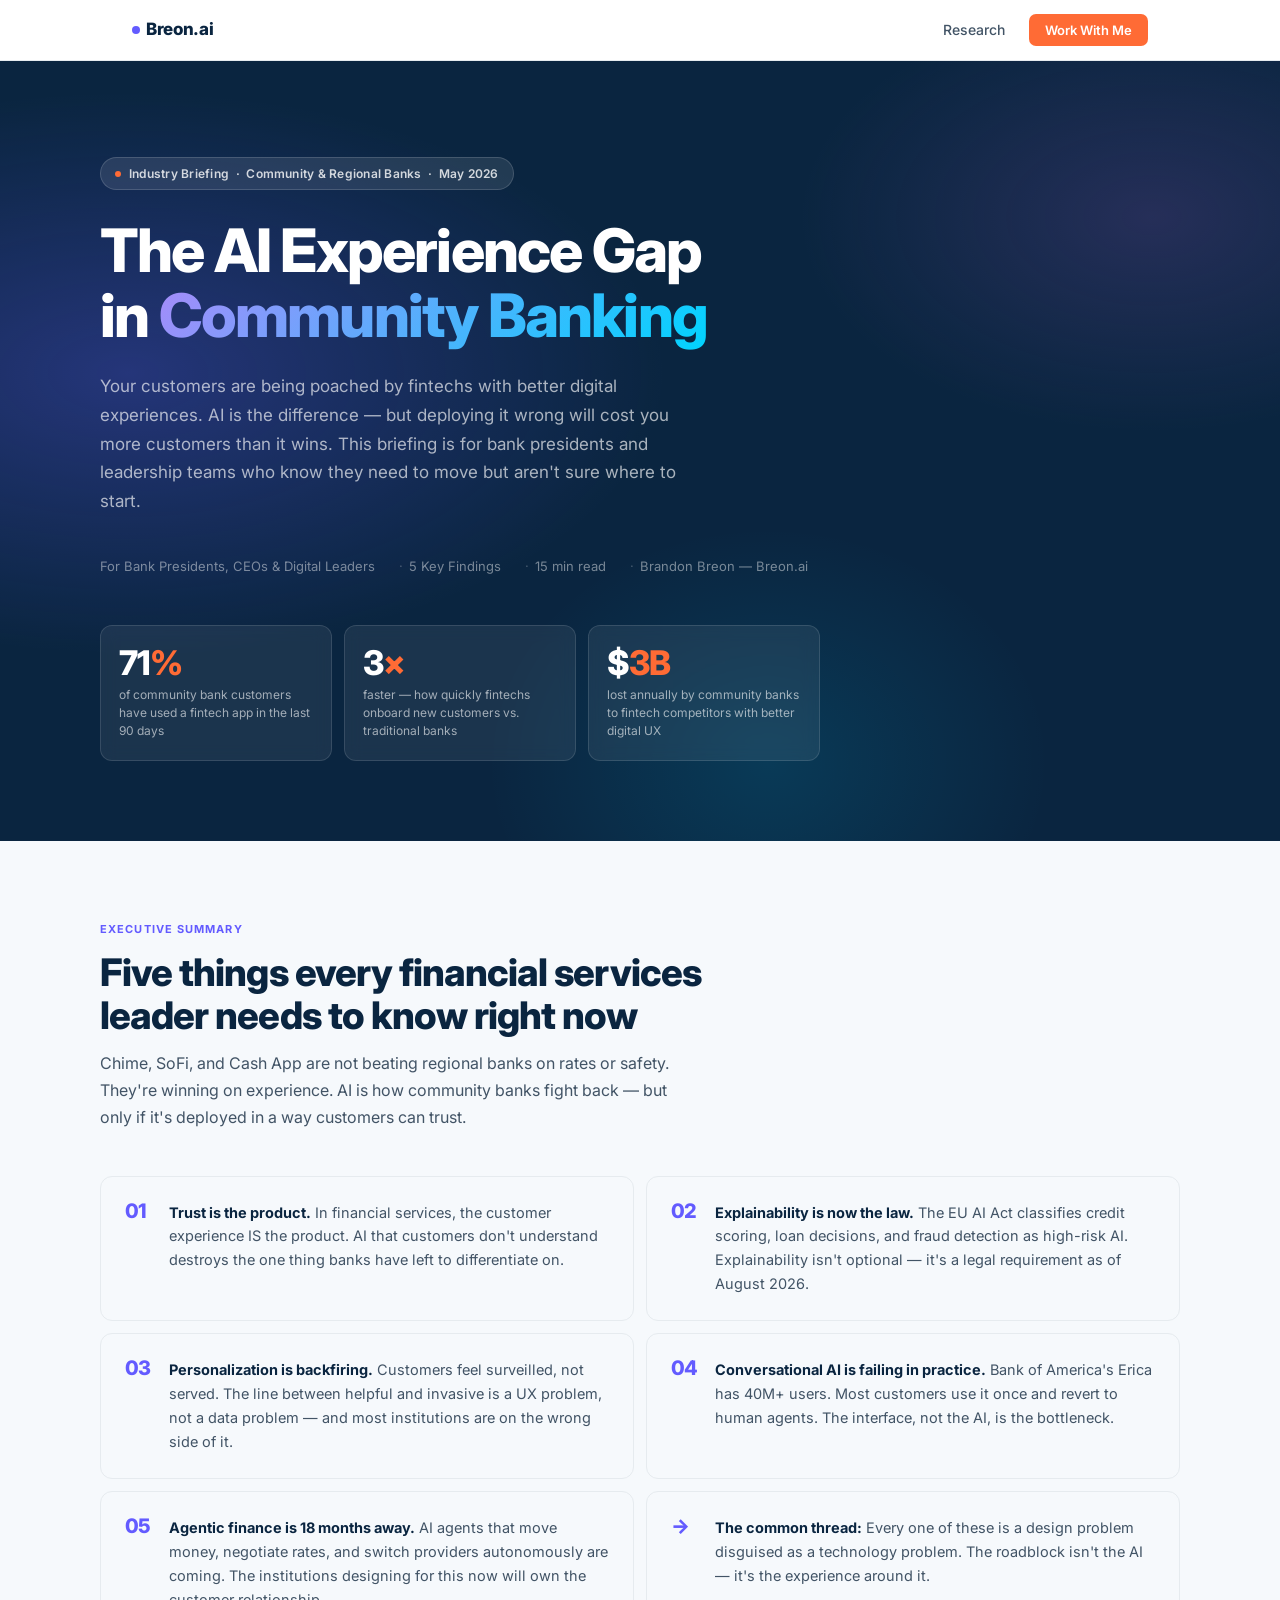
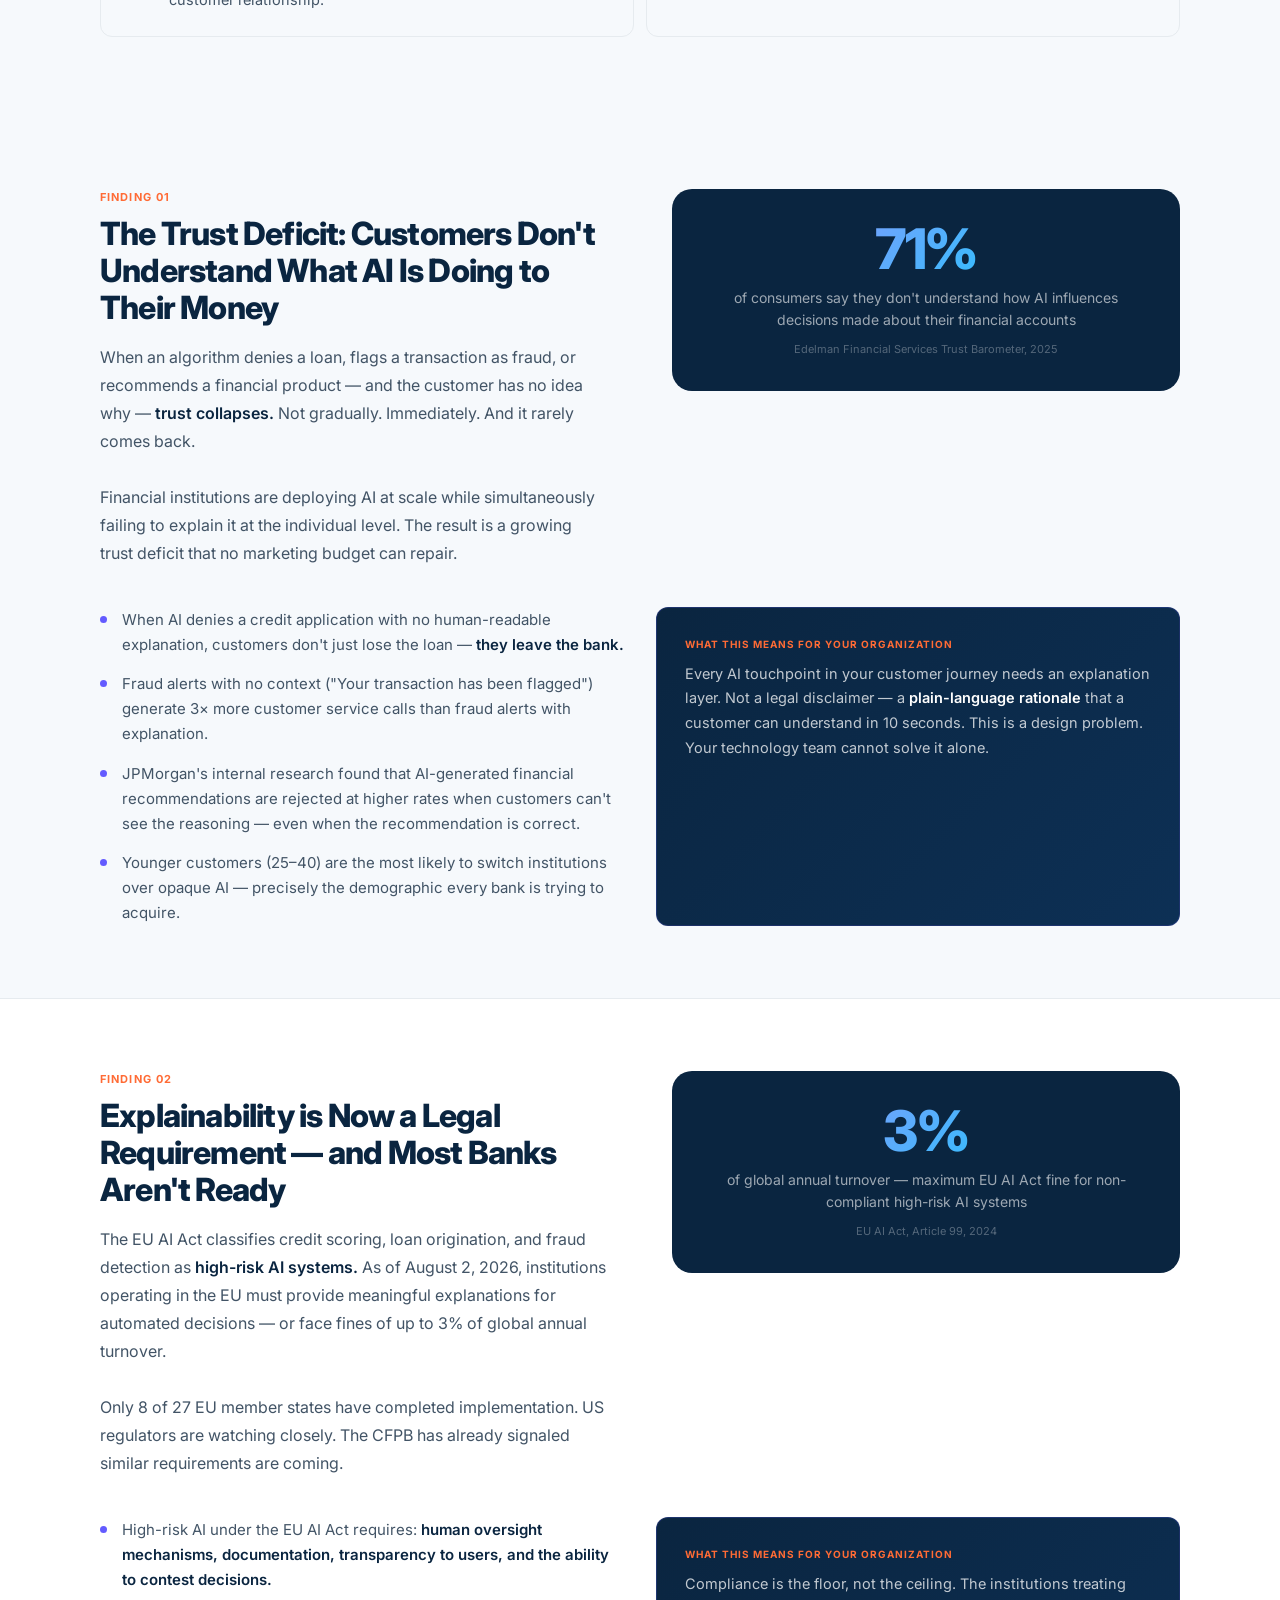
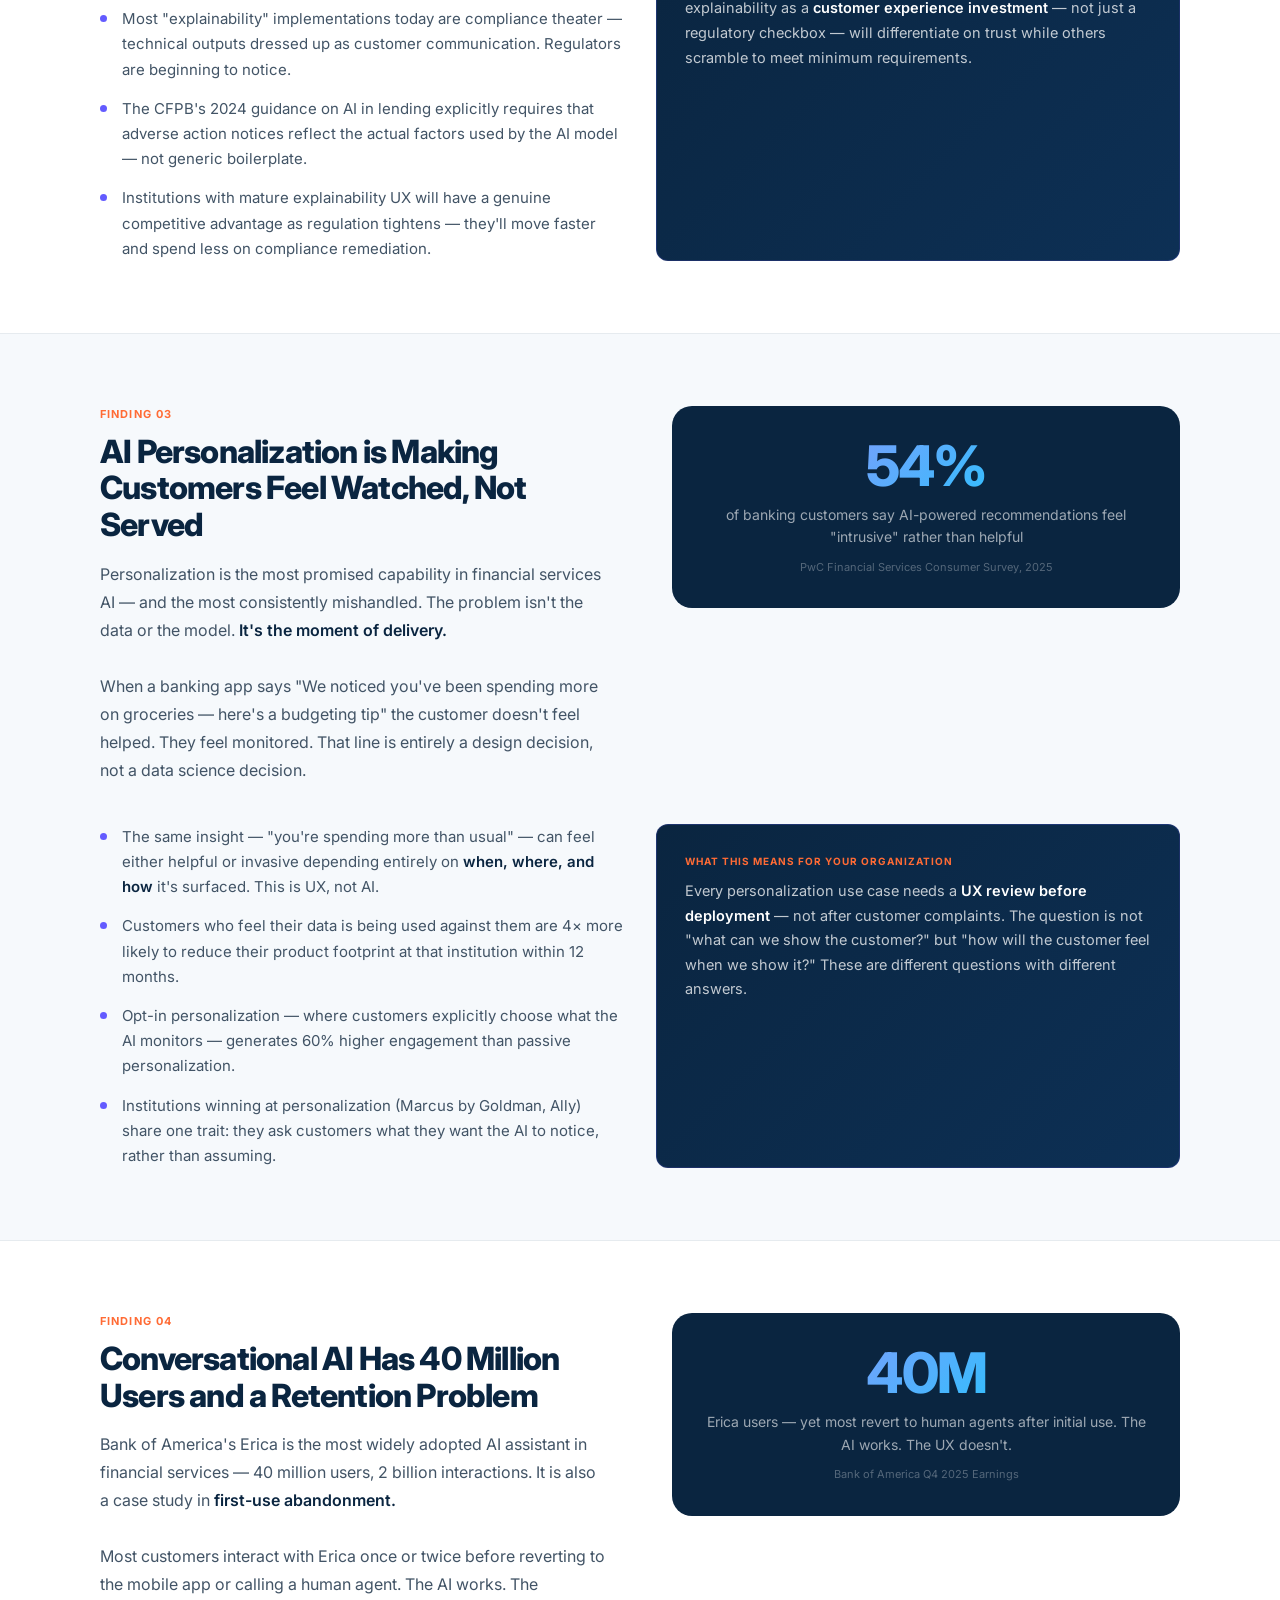
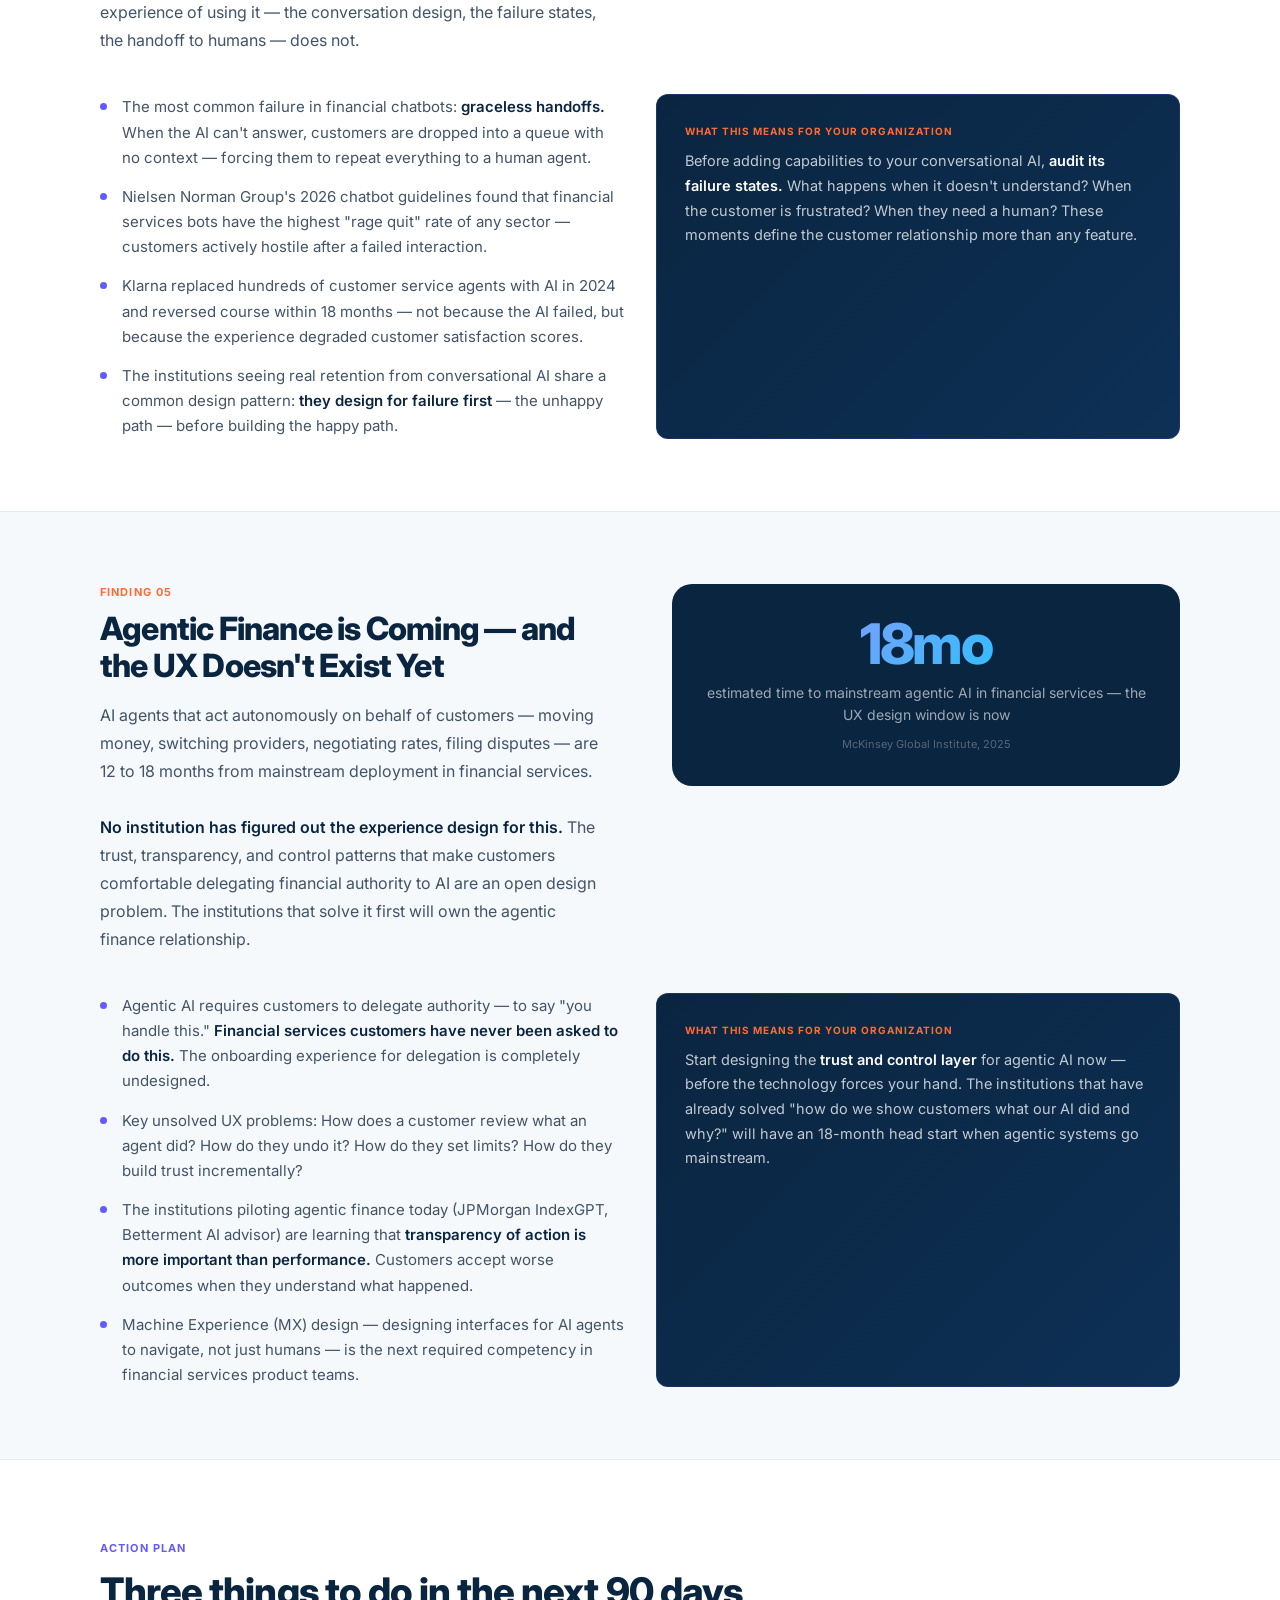
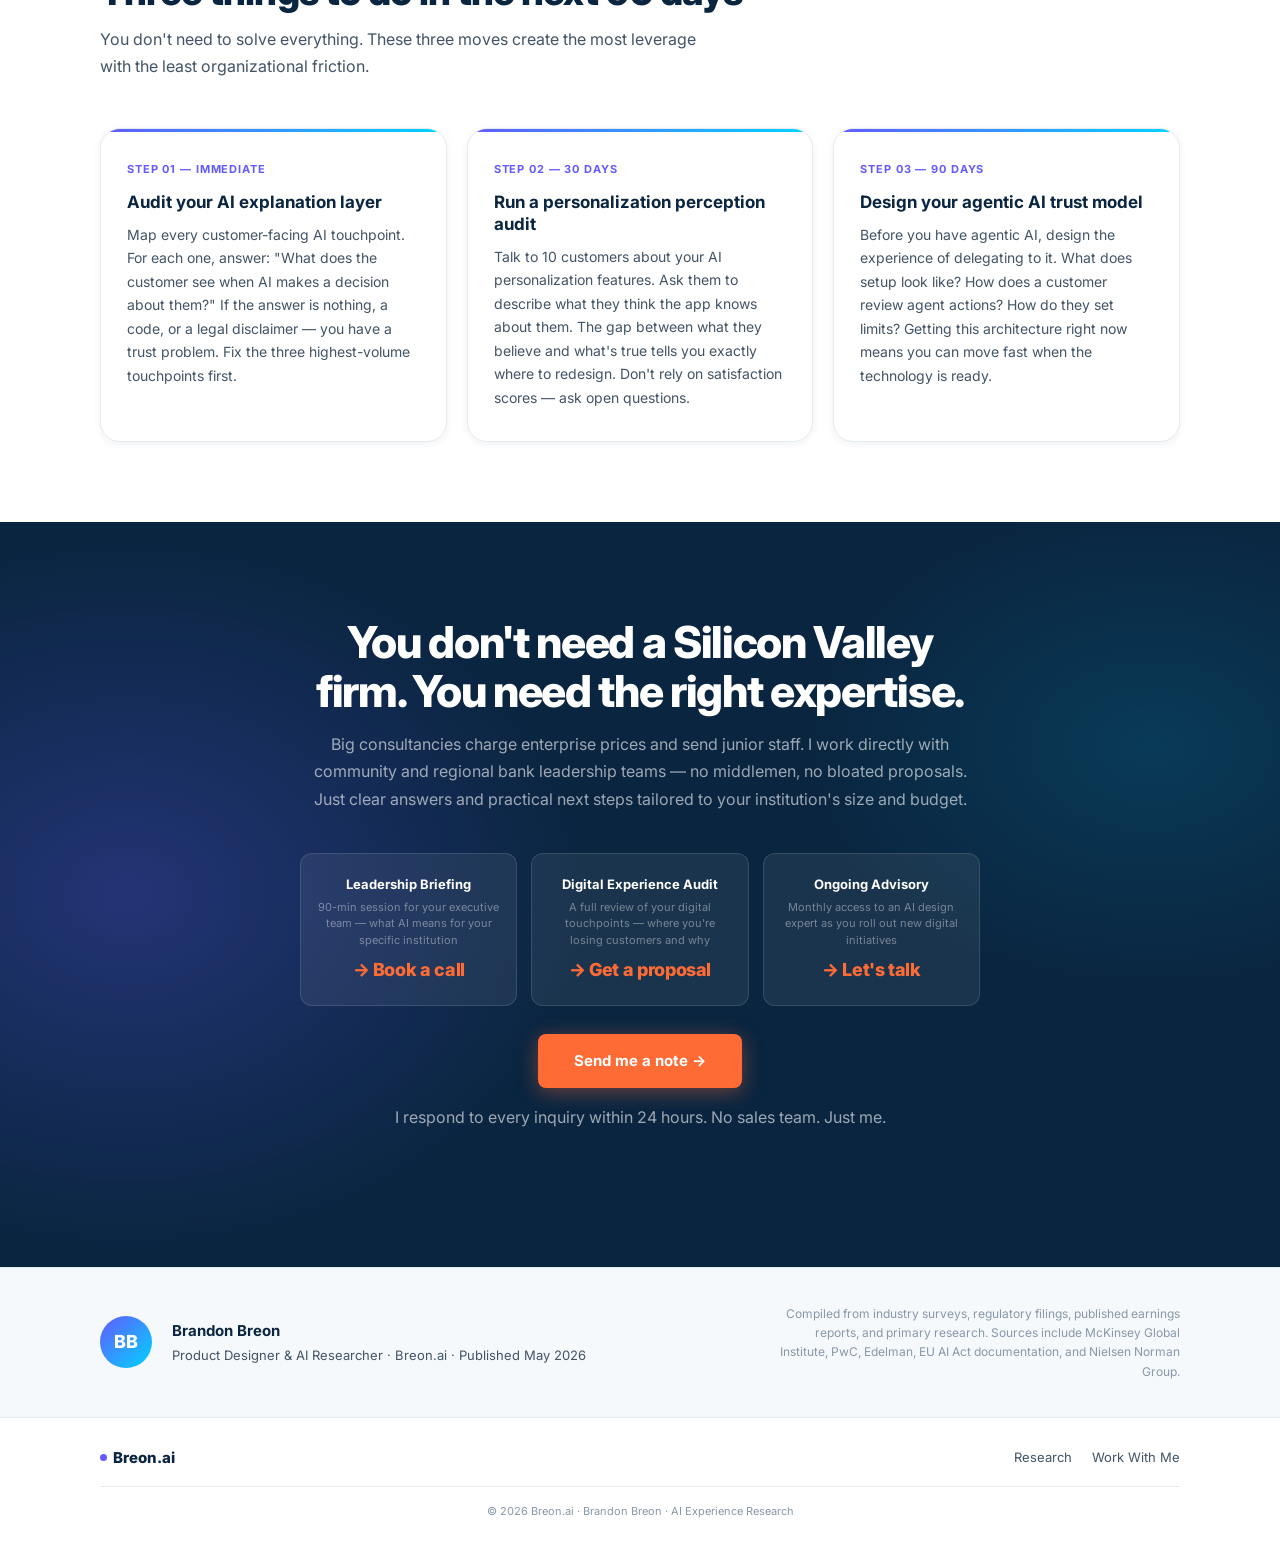
<file: finance.html>
<!DOCTYPE html>
<html lang="en">
<head>
<meta charset="UTF-8">
<meta name="viewport" content="width=device-width, initial-scale=1.0">
<title>The AI Experience Gap in Financial Services 2026 | Breon.ai</title>
<meta name="description" content="How AI is breaking customer trust in financial services — and what leaders need to do about it. A briefing for CDOs, CTOs, and VPs of Product.">
<meta property="og:title" content="The AI Experience Gap in Financial Services 2026">
<meta property="og:description" content="5 findings every financial services leader needs to read before their next AI initiative.">
<meta property="og:type" content="website">
<link rel="preconnect" href="https://fonts.googleapis.com">
<link rel="preconnect" href="https://fonts.gstatic.com" crossorigin>
<link href="https://fonts.googleapis.com/css2?family=Inter:wght@300;400;500;600;700;800&display=swap" rel="stylesheet">

<style>
*, *::before, *::after { box-sizing: border-box; margin: 0; padding: 0; }

:root {
  --navy:      #0A2540;
  --navy-mid:  #0D3055;
  --purple:    #635BFF;
  --teal:      #00D4FF;
  --orange:    #FF6B35;
  --white:     #FFFFFF;
  --surface:   #F6F9FC;
  --text:      #0A2540;
  --muted:     #425466;
  --subtle:    #8898AA;
  --border:    #E6EBEF;
  --radius:    12px;
  --radius-lg: 20px;
  --max-w:     1080px;
  --shadow-sm: 0 2px 8px rgba(10,37,64,0.06);
  --shadow:    0 8px 32px rgba(10,37,64,0.10);
  --shadow-lg: 0 20px 64px rgba(10,37,64,0.14);
}

body {
  font-family: 'Inter', -apple-system, BlinkMacSystemFont, sans-serif;
  background: var(--white);
  color: var(--text);
  -webkit-font-smoothing: antialiased;
  line-height: 1.6;
}

/* ── Nav ─────────────────────────────────────────────────── */
.nav {
  position: sticky;
  top: 0;
  z-index: 100;
  background: rgba(255,255,255,0.92);
  backdrop-filter: blur(12px);
  border-bottom: 1px solid var(--border);
}
.nav-inner {
  max-width: var(--max-w);
  margin: 0 auto;
  padding: 0 32px;
  display: flex;
  align-items: center;
  justify-content: space-between;
  height: 60px;
}
.nav-logo {
  font-size: 17px;
  font-weight: 800;
  color: var(--navy);
  text-decoration: none;
  letter-spacing: -0.02em;
  display: flex;
  align-items: center;
  gap: 6px;
}
.nav-logo-dot { width: 8px; height: 8px; background: var(--purple); border-radius: 50%; }
.nav-links { display: flex; align-items: center; gap: 24px; list-style: none; }
.nav-links a { font-size: 14px; font-weight: 500; color: var(--muted); text-decoration: none; }
.nav-links a:hover { color: var(--text); }
.nav-cta {
  background: var(--orange) !important;
  color: white !important;
  padding: 8px 16px;
  border-radius: 7px;
  font-weight: 600 !important;
  font-size: 13px !important;
}

/* ── Hero ─────────────────────────────────────────────────── */
.hero {
  background: var(--navy);
  position: relative;
  overflow: hidden;
  padding: 96px 32px 80px;
}
.hero::before {
  content: '';
  position: absolute;
  inset: 0;
  background:
    radial-gradient(ellipse 70% 60% at 10% 40%, rgba(99,91,255,0.30) 0%, transparent 60%),
    radial-gradient(ellipse 50% 50% at 90% 20%, rgba(118,75,162,0.25) 0%, transparent 55%),
    radial-gradient(ellipse 40% 55% at 60% 90%, rgba(0,212,255,0.12) 0%, transparent 55%);
  pointer-events: none;
}
.hero-inner { max-width: var(--max-w); margin: 0 auto; position: relative; z-index: 1; }
.hero-tag {
  display: inline-flex;
  align-items: center;
  gap: 8px;
  background: rgba(255,255,255,0.10);
  border: 1px solid rgba(255,255,255,0.15);
  color: rgba(255,255,255,0.80);
  font-size: 12px;
  font-weight: 600;
  padding: 6px 14px;
  border-radius: 20px;
  margin-bottom: 28px;
  letter-spacing: 0.02em;
}
.hero-tag-dot { width: 6px; height: 6px; background: var(--orange); border-radius: 50%; }
.hero h1 {
  font-size: clamp(36px, 5vw, 60px);
  font-weight: 800;
  line-height: 1.08;
  letter-spacing: -0.03em;
  color: var(--white);
  margin-bottom: 24px;
  max-width: 780px;
}
.hero h1 span {
  background: linear-gradient(135deg, #a78bfa, var(--teal));
  -webkit-background-clip: text;
  -webkit-text-fill-color: transparent;
  background-clip: text;
}
.hero-sub {
  font-size: 17px;
  color: rgba(255,255,255,0.65);
  line-height: 1.70;
  max-width: 600px;
  margin-bottom: 40px;
}
.hero-meta {
  display: flex;
  align-items: center;
  gap: 24px;
  flex-wrap: wrap;
  margin-bottom: 48px;
}
.hero-meta-item {
  font-size: 13px;
  color: rgba(255,255,255,0.45);
  display: flex;
  align-items: center;
  gap: 6px;
}
.hero-meta-item::before { content: '·'; color: rgba(255,255,255,0.25); }
.hero-meta-item:first-child::before { display: none; }
.hero-stats {
  display: grid;
  grid-template-columns: repeat(3, 1fr);
  gap: 12px;
  max-width: 720px;
}
.hero-stat {
  background: rgba(255,255,255,0.07);
  border: 1px solid rgba(255,255,255,0.12);
  border-radius: var(--radius);
  padding: 20px 18px;
  backdrop-filter: blur(8px);
}
.hero-stat-num {
  font-size: 34px;
  font-weight: 800;
  color: var(--white);
  letter-spacing: -0.03em;
  line-height: 1;
  margin-bottom: 6px;
}
.hero-stat-num span { color: var(--orange); }
.hero-stat-label { font-size: 12px; color: rgba(255,255,255,0.60); line-height: 1.5; }

/* ── Section commons ─────────────────────────────────────── */
.section { padding: 80px 32px; }
.section-inner { max-width: var(--max-w); margin: 0 auto; }
.eyebrow {
  font-size: 11px;
  font-weight: 700;
  letter-spacing: 0.10em;
  text-transform: uppercase;
  color: var(--purple);
  margin-bottom: 12px;
}
.section-title {
  font-size: clamp(26px, 3.5vw, 38px);
  font-weight: 800;
  letter-spacing: -0.025em;
  color: var(--navy);
  margin-bottom: 12px;
  line-height: 1.15;
}
.section-sub {
  font-size: 16px;
  color: var(--muted);
  line-height: 1.70;
  max-width: 600px;
}
.section-divider {
  height: 1px;
  background: var(--border);
  max-width: var(--max-w);
  margin: 0 auto;
}

/* ── Exec summary ────────────────────────────────────────── */
.exec-grid {
  display: grid;
  grid-template-columns: 1fr 1fr;
  gap: 12px;
  margin-top: 44px;
}
.exec-item {
  background: var(--surface);
  border: 1px solid var(--border);
  border-radius: var(--radius);
  padding: 24px;
  display: flex;
  gap: 16px;
  align-items: flex-start;
}
.exec-num {
  font-size: 20px;
  font-weight: 800;
  color: var(--purple);
  letter-spacing: -0.03em;
  min-width: 28px;
  line-height: 1;
}
.exec-text { font-size: 14.5px; color: var(--muted); line-height: 1.65; }
.exec-text strong { color: var(--navy); font-weight: 700; }

/* ── Finding sections ────────────────────────────────────── */
.finding {
  padding: 72px 32px;
  border-bottom: 1px solid var(--border);
}
.finding:nth-child(even) { background: var(--surface); }
.finding-inner { max-width: var(--max-w); margin: 0 auto; }
.finding-header {
  display: grid;
  grid-template-columns: 1fr 1fr;
  gap: 64px;
  align-items: start;
  margin-bottom: 40px;
}
.finding-num {
  font-size: 11px;
  font-weight: 700;
  letter-spacing: 0.10em;
  text-transform: uppercase;
  color: var(--orange);
  margin-bottom: 10px;
}
.finding-title {
  font-size: clamp(22px, 3vw, 32px);
  font-weight: 800;
  letter-spacing: -0.025em;
  color: var(--navy);
  line-height: 1.15;
  margin-bottom: 16px;
}
.finding-lead {
  font-size: 16px;
  color: var(--muted);
  line-height: 1.75;
}
.finding-lead strong { color: var(--navy); font-weight: 600; }
.stat-callout {
  background: var(--navy);
  border-radius: var(--radius-lg);
  padding: 32px;
  text-align: center;
}
.stat-callout-num {
  font-size: 56px;
  font-weight: 800;
  letter-spacing: -0.04em;
  line-height: 1;
  margin-bottom: 10px;
  background: linear-gradient(135deg, #a78bfa, var(--teal));
  -webkit-background-clip: text;
  -webkit-text-fill-color: transparent;
  background-clip: text;
}
.stat-callout-label {
  font-size: 14px;
  color: rgba(255,255,255,0.60);
  line-height: 1.6;
}
.stat-callout-source {
  font-size: 11px;
  color: rgba(255,255,255,0.30);
  margin-top: 10px;
}
.finding-body {
  display: grid;
  grid-template-columns: 1fr 1fr;
  gap: 32px;
}
.finding-points {
  list-style: none;
  display: flex;
  flex-direction: column;
  gap: 14px;
}
.finding-points li {
  font-size: 15px;
  color: var(--muted);
  line-height: 1.68;
  padding-left: 22px;
  position: relative;
}
.finding-points li::before {
  content: '';
  position: absolute;
  left: 0;
  top: 9px;
  width: 7px;
  height: 7px;
  border-radius: 50%;
  background: var(--purple);
}
.finding-points li strong { color: var(--navy); font-weight: 600; }
.implication-box {
  background: linear-gradient(135deg, var(--navy), #0D3055);
  border-radius: var(--radius);
  padding: 28px;
  border: 1px solid rgba(99,91,255,0.20);
}
.implication-label {
  font-size: 10px;
  font-weight: 700;
  letter-spacing: 0.10em;
  text-transform: uppercase;
  color: var(--orange);
  margin-bottom: 10px;
}
.implication-text {
  font-size: 14.5px;
  color: rgba(255,255,255,0.75);
  line-height: 1.70;
}
.implication-text strong { color: var(--white); font-weight: 600; }

/* ── Action section ──────────────────────────────────────── */
.actions-grid {
  display: grid;
  grid-template-columns: repeat(3, 1fr);
  gap: 20px;
  margin-top: 48px;
}
.action-card {
  background: var(--white);
  border: 1px solid var(--border);
  border-radius: var(--radius-lg);
  padding: 32px 26px;
  box-shadow: var(--shadow-sm);
  position: relative;
  overflow: hidden;
}
.action-card::before {
  content: '';
  position: absolute;
  top: 0; left: 0; right: 0;
  height: 3px;
  background: linear-gradient(90deg, var(--purple), var(--teal));
}
.action-step {
  font-size: 11px;
  font-weight: 700;
  letter-spacing: 0.08em;
  text-transform: uppercase;
  color: var(--purple);
  margin-bottom: 12px;
}
.action-title {
  font-size: 17px;
  font-weight: 700;
  color: var(--navy);
  margin-bottom: 10px;
  line-height: 1.3;
}
.action-desc {
  font-size: 14px;
  color: var(--muted);
  line-height: 1.68;
}

/* ── CTA section ─────────────────────────────────────────── */
.cta-section {
  background: var(--navy);
  position: relative;
  overflow: hidden;
  padding: 96px 32px;
}
.cta-section::before {
  content: '';
  position: absolute;
  inset: 0;
  background:
    radial-gradient(ellipse 60% 80% at 10% 50%, rgba(99,91,255,0.28) 0%, transparent 60%),
    radial-gradient(ellipse 50% 60% at 90% 30%, rgba(0,212,255,0.12) 0%, transparent 55%);
  pointer-events: none;
}
.cta-inner {
  max-width: 680px;
  margin: 0 auto;
  text-align: center;
  position: relative;
  z-index: 1;
}
.cta-inner h2 {
  font-size: clamp(28px, 4vw, 44px);
  font-weight: 800;
  letter-spacing: -0.03em;
  color: var(--white);
  margin-bottom: 16px;
  line-height: 1.1;
}
.cta-inner p {
  font-size: 16px;
  color: rgba(255,255,255,0.60);
  line-height: 1.70;
  margin-bottom: 40px;
}
.cta-options {
  display: grid;
  grid-template-columns: 1fr 1fr 1fr;
  gap: 14px;
  margin-bottom: 28px;
}
.cta-option {
  background: rgba(255,255,255,0.07);
  border: 1px solid rgba(255,255,255,0.12);
  border-radius: var(--radius);
  padding: 20px 16px;
  text-align: center;
}
.cta-option-title {
  font-size: 13px;
  font-weight: 700;
  color: var(--white);
  margin-bottom: 4px;
}
.cta-option-desc {
  font-size: 11px;
  color: rgba(255,255,255,0.40);
  line-height: 1.5;
}
.cta-option-price {
  font-size: 18px;
  font-weight: 800;
  color: var(--orange);
  margin-top: 8px;
  letter-spacing: -0.02em;
}
.btn-cta {
  display: inline-block;
  background: var(--orange);
  color: white;
  font-size: 15px;
  font-weight: 700;
  padding: 15px 36px;
  border-radius: 8px;
  text-decoration: none;
  transition: all 0.2s;
  box-shadow: 0 4px 20px rgba(255,107,53,0.40);
}
.btn-cta:hover { background: #E85A25; transform: translateY(-1px); }
.cta-note {
  font-size: 12px;
  color: rgba(255,255,255,0.30);
  margin-top: 16px;
}

/* ── Author ──────────────────────────────────────────────── */
.author-bar {
  background: var(--surface);
  border-top: 1px solid var(--border);
  padding: 36px 32px;
}
.author-inner {
  max-width: var(--max-w);
  margin: 0 auto;
  display: flex;
  align-items: center;
  gap: 20px;
}
.author-avatar {
  width: 52px; height: 52px;
  border-radius: 50%;
  background: linear-gradient(135deg, var(--purple), var(--teal));
  display: flex;
  align-items: center;
  justify-content: center;
  font-size: 18px;
  font-weight: 800;
  color: white;
  flex-shrink: 0;
}
.author-name { font-size: 15px; font-weight: 700; color: var(--navy); }
.author-role { font-size: 13px; color: var(--muted); margin-top: 2px; }
.author-method {
  margin-left: auto;
  font-size: 12px;
  color: var(--subtle);
  max-width: 400px;
  text-align: right;
  line-height: 1.6;
}

/* ── Footer ──────────────────────────────────────────────── */
.footer {
  border-top: 1px solid var(--border);
  padding: 28px 32px;
}
.footer-inner {
  max-width: var(--max-w);
  margin: 0 auto;
  display: flex;
  justify-content: space-between;
  align-items: center;
  flex-wrap: wrap;
  gap: 16px;
}
.footer-brand {
  font-size: 15px;
  font-weight: 800;
  color: var(--navy);
  display: flex;
  align-items: center;
  gap: 6px;
}
.footer-brand .dot { width: 7px; height: 7px; background: var(--purple); border-radius: 50%; }
.footer-links { display: flex; gap: 20px; }
.footer-links a { font-size: 13px; color: var(--muted); text-decoration: none; }
.footer-meta { font-size: 11px; color: var(--subtle); text-align: center; margin-top: 16px; padding-top: 16px; border-top: 1px solid var(--border); max-width: var(--max-w); margin-left: auto; margin-right: auto; }

@media (max-width: 860px) {
  .hero-stats, .exec-grid, .finding-header, .finding-body, .actions-grid, .cta-options { grid-template-columns: 1fr; }
  .finding-header { gap: 32px; }
}
</style>
</head>
<body>

<!-- ── Nav ──────────────────────────────────────────────────── -->
<nav class="nav">
  <div class="nav-inner">
    <a href="index.html" class="nav-logo">
      <span class="nav-logo-dot"></span>
      Breon.ai
    </a>
    <ul class="nav-links">
      <li><a href="index.html">Research</a></li>
      <li><a href="work-with-me.html" class="nav-cta">Work With Me</a></li>
    </ul>
  </div>
</nav>

<!-- ── Hero ─────────────────────────────────────────────────── -->
<section class="hero">
  <div class="hero-inner">
    <div class="hero-tag">
      <span class="hero-tag-dot"></span>
      Industry Briefing &nbsp;·&nbsp; Community &amp; Regional Banks &nbsp;·&nbsp; May 2026
    </div>
    <h1>The AI Experience Gap<br>in <span>Community Banking</span></h1>
    <p class="hero-sub">Your customers are being poached by fintechs with better digital experiences. AI is the difference — but deploying it wrong will cost you more customers than it wins. This briefing is for bank presidents and leadership teams who know they need to move but aren't sure where to start.</p>
    <div class="hero-meta">
      <span class="hero-meta-item">For Bank Presidents, CEOs &amp; Digital Leaders</span>
      <span class="hero-meta-item">5 Key Findings</span>
      <span class="hero-meta-item">15 min read</span>
      <span class="hero-meta-item">Brandon Breon — Breon.ai</span>
    </div>
    <div class="hero-stats">
      <div class="hero-stat">
        <div class="hero-stat-num">71<span>%</span></div>
        <div class="hero-stat-label">of community bank customers have used a fintech app in the last 90 days</div>
      </div>
      <div class="hero-stat">
        <div class="hero-stat-num">3<span>×</span></div>
        <div class="hero-stat-label">faster — how quickly fintechs onboard new customers vs. traditional banks</div>
      </div>
      <div class="hero-stat">
        <div class="hero-stat-num">$<span>3B</span></div>
        <div class="hero-stat-label">lost annually by community banks to fintech competitors with better digital UX</div>
      </div>
    </div>
  </div>
</section>

<!-- ── Executive Summary ──────────────────────────────────────── -->
<section class="section" style="background:var(--surface);">
  <div class="section-inner">
    <p class="eyebrow">Executive Summary</p>
    <h2 class="section-title">Five things every financial services<br>leader needs to know right now</h2>
    <p class="section-sub">Chime, SoFi, and Cash App are not beating regional banks on rates or safety. They're winning on experience. AI is how community banks fight back — but only if it's deployed in a way customers can trust.</p>

    <div class="exec-grid">
      <div class="exec-item">
        <span class="exec-num">01</span>
        <span class="exec-text"><strong>Trust is the product.</strong> In financial services, the customer experience IS the product. AI that customers don't understand destroys the one thing banks have left to differentiate on.</span>
      </div>
      <div class="exec-item">
        <span class="exec-num">02</span>
        <span class="exec-text"><strong>Explainability is now the law.</strong> The EU AI Act classifies credit scoring, loan decisions, and fraud detection as high-risk AI. Explainability isn't optional — it's a legal requirement as of August 2026.</span>
      </div>
      <div class="exec-item">
        <span class="exec-num">03</span>
        <span class="exec-text"><strong>Personalization is backfiring.</strong> Customers feel surveilled, not served. The line between helpful and invasive is a UX problem, not a data problem — and most institutions are on the wrong side of it.</span>
      </div>
      <div class="exec-item">
        <span class="exec-num">04</span>
        <span class="exec-text"><strong>Conversational AI is failing in practice.</strong> Bank of America's Erica has 40M+ users. Most customers use it once and revert to human agents. The interface, not the AI, is the bottleneck.</span>
      </div>
      <div class="exec-item">
        <span class="exec-num">05</span>
        <span class="exec-text"><strong>Agentic finance is 18 months away.</strong> AI agents that move money, negotiate rates, and switch providers autonomously are coming. The institutions designing for this now will own the customer relationship.</span>
      </div>
      <div class="exec-item">
        <span class="exec-num">→</span>
        <span class="exec-text"><strong>The common thread:</strong> Every one of these is a design problem disguised as a technology problem. The roadblock isn't the AI — it's the experience around it.</span>
      </div>
    </div>
  </div>
</section>

<!-- ── Finding 1 ──────────────────────────────────────────────── -->
<div class="finding">
  <div class="finding-inner">
    <div class="finding-header">
      <div>
        <div class="finding-num">Finding 01</div>
        <div class="finding-title">The Trust Deficit: Customers Don't Understand What AI Is Doing to Their Money</div>
        <div class="finding-lead">
          When an algorithm denies a loan, flags a transaction as fraud, or recommends a financial product — and the customer has no idea why — <strong>trust collapses.</strong> Not gradually. Immediately. And it rarely comes back.
          <br><br>
          Financial institutions are deploying AI at scale while simultaneously failing to explain it at the individual level. The result is a growing trust deficit that no marketing budget can repair.
        </div>
      </div>
      <div class="stat-callout">
        <div class="stat-callout-num">71%</div>
        <div class="stat-callout-label">of consumers say they don't understand how AI influences decisions made about their financial accounts</div>
        <div class="stat-callout-source">Edelman Financial Services Trust Barometer, 2025</div>
      </div>
    </div>
    <div class="finding-body">
      <ul class="finding-points">
        <li>When AI denies a credit application with no human-readable explanation, customers don't just lose the loan — <strong>they leave the bank.</strong></li>
        <li>Fraud alerts with no context ("Your transaction has been flagged") generate 3× more customer service calls than fraud alerts with explanation.</li>
        <li>JPMorgan's internal research found that AI-generated financial recommendations are rejected at higher rates when customers can't see the reasoning — even when the recommendation is correct.</li>
        <li>Younger customers (25–40) are the most likely to switch institutions over opaque AI — precisely the demographic every bank is trying to acquire.</li>
      </ul>
      <div class="implication-box">
        <div class="implication-label">What this means for your organization</div>
        <div class="implication-text">
          Every AI touchpoint in your customer journey needs an explanation layer. Not a legal disclaimer — a <strong>plain-language rationale</strong> that a customer can understand in 10 seconds. This is a design problem. Your technology team cannot solve it alone.
        </div>
      </div>
    </div>
  </div>
</div>

<!-- ── Finding 2 ──────────────────────────────────────────────── -->
<div class="finding">
  <div class="finding-inner">
    <div class="finding-header">
      <div>
        <div class="finding-num">Finding 02</div>
        <div class="finding-title">Explainability is Now a Legal Requirement — and Most Banks Aren't Ready</div>
        <div class="finding-lead">
          The EU AI Act classifies credit scoring, loan origination, and fraud detection as <strong>high-risk AI systems.</strong> As of August 2, 2026, institutions operating in the EU must provide meaningful explanations for automated decisions — or face fines of up to 3% of global annual turnover.
          <br><br>
          Only 8 of 27 EU member states have completed implementation. US regulators are watching closely. The CFPB has already signaled similar requirements are coming.
        </div>
      </div>
      <div class="stat-callout">
        <div class="stat-callout-num">3%</div>
        <div class="stat-callout-label">of global annual turnover — maximum EU AI Act fine for non-compliant high-risk AI systems</div>
        <div class="stat-callout-source">EU AI Act, Article 99, 2024</div>
      </div>
    </div>
    <div class="finding-body">
      <ul class="finding-points">
        <li>High-risk AI under the EU AI Act requires: <strong>human oversight mechanisms, documentation, transparency to users, and the ability to contest decisions.</strong></li>
        <li>Most "explainability" implementations today are compliance theater — technical outputs dressed up as customer communication. Regulators are beginning to notice.</li>
        <li>The CFPB's 2024 guidance on AI in lending explicitly requires that adverse action notices reflect the actual factors used by the AI model — not generic boilerplate.</li>
        <li>Institutions with mature explainability UX will have a genuine competitive advantage as regulation tightens — they'll move faster and spend less on compliance remediation.</li>
      </ul>
      <div class="implication-box">
        <div class="implication-label">What this means for your organization</div>
        <div class="implication-text">
          Compliance is the floor, not the ceiling. The institutions treating explainability as a <strong>customer experience investment</strong> — not just a regulatory checkbox — will differentiate on trust while others scramble to meet minimum requirements.
        </div>
      </div>
    </div>
  </div>
</div>

<!-- ── Finding 3 ──────────────────────────────────────────────── -->
<div class="finding">
  <div class="finding-inner">
    <div class="finding-header">
      <div>
        <div class="finding-num">Finding 03</div>
        <div class="finding-title">AI Personalization is Making Customers Feel Watched, Not Served</div>
        <div class="finding-lead">
          Personalization is the most promised capability in financial services AI — and the most consistently mishandled. The problem isn't the data or the model. <strong>It's the moment of delivery.</strong>
          <br><br>
          When a banking app says "We noticed you've been spending more on groceries — here's a budgeting tip" the customer doesn't feel helped. They feel monitored. That line is entirely a design decision, not a data science decision.
        </div>
      </div>
      <div class="stat-callout">
        <div class="stat-callout-num">54%</div>
        <div class="stat-callout-label">of banking customers say AI-powered recommendations feel "intrusive" rather than helpful</div>
        <div class="stat-callout-source">PwC Financial Services Consumer Survey, 2025</div>
      </div>
    </div>
    <div class="finding-body">
      <ul class="finding-points">
        <li>The same insight — "you're spending more than usual" — can feel either helpful or invasive depending entirely on <strong>when, where, and how</strong> it's surfaced. This is UX, not AI.</li>
        <li>Customers who feel their data is being used against them are 4× more likely to reduce their product footprint at that institution within 12 months.</li>
        <li>Opt-in personalization — where customers explicitly choose what the AI monitors — generates 60% higher engagement than passive personalization.</li>
        <li>Institutions winning at personalization (Marcus by Goldman, Ally) share one trait: they ask customers what they want the AI to notice, rather than assuming.</li>
      </ul>
      <div class="implication-box">
        <div class="implication-label">What this means for your organization</div>
        <div class="implication-text">
          Every personalization use case needs a <strong>UX review before deployment</strong> — not after customer complaints. The question is not "what can we show the customer?" but "how will the customer feel when we show it?" These are different questions with different answers.
        </div>
      </div>
    </div>
  </div>
</div>

<!-- ── Finding 4 ──────────────────────────────────────────────── -->
<div class="finding">
  <div class="finding-inner">
    <div class="finding-header">
      <div>
        <div class="finding-num">Finding 04</div>
        <div class="finding-title">Conversational AI Has 40 Million Users and a Retention Problem</div>
        <div class="finding-lead">
          Bank of America's Erica is the most widely adopted AI assistant in financial services — 40 million users, 2 billion interactions. It is also a case study in <strong>first-use abandonment.</strong>
          <br><br>
          Most customers interact with Erica once or twice before reverting to the mobile app or calling a human agent. The AI works. The experience of using it — the conversation design, the failure states, the handoff to humans — does not.
        </div>
      </div>
      <div class="stat-callout">
        <div class="stat-callout-num">40M</div>
        <div class="stat-callout-label">Erica users — yet most revert to human agents after initial use. The AI works. The UX doesn't.</div>
        <div class="stat-callout-source">Bank of America Q4 2025 Earnings</div>
      </div>
    </div>
    <div class="finding-body">
      <ul class="finding-points">
        <li>The most common failure in financial chatbots: <strong>graceless handoffs.</strong> When the AI can't answer, customers are dropped into a queue with no context — forcing them to repeat everything to a human agent.</li>
        <li>Nielsen Norman Group's 2026 chatbot guidelines found that financial services bots have the highest "rage quit" rate of any sector — customers actively hostile after a failed interaction.</li>
        <li>Klarna replaced hundreds of customer service agents with AI in 2024 and reversed course within 18 months — not because the AI failed, but because the experience degraded customer satisfaction scores.</li>
        <li>The institutions seeing real retention from conversational AI share a common design pattern: <strong>they design for failure first</strong> — the unhappy path — before building the happy path.</li>
      </ul>
      <div class="implication-box">
        <div class="implication-label">What this means for your organization</div>
        <div class="implication-text">
          Before adding capabilities to your conversational AI, <strong>audit its failure states.</strong> What happens when it doesn't understand? When the customer is frustrated? When they need a human? These moments define the customer relationship more than any feature.
        </div>
      </div>
    </div>
  </div>
</div>

<!-- ── Finding 5 ──────────────────────────────────────────────── -->
<div class="finding">
  <div class="finding-inner">
    <div class="finding-header">
      <div>
        <div class="finding-num">Finding 05</div>
        <div class="finding-title">Agentic Finance is Coming — and the UX Doesn't Exist Yet</div>
        <div class="finding-lead">
          AI agents that act autonomously on behalf of customers — moving money, switching providers, negotiating rates, filing disputes — are 12 to 18 months from mainstream deployment in financial services.
          <br><br>
          <strong>No institution has figured out the experience design for this.</strong> The trust, transparency, and control patterns that make customers comfortable delegating financial authority to AI are an open design problem. The institutions that solve it first will own the agentic finance relationship.
        </div>
      </div>
      <div class="stat-callout">
        <div class="stat-callout-num">18mo</div>
        <div class="stat-callout-label">estimated time to mainstream agentic AI in financial services — the UX design window is now</div>
        <div class="stat-callout-source">McKinsey Global Institute, 2025</div>
      </div>
    </div>
    <div class="finding-body">
      <ul class="finding-points">
        <li>Agentic AI requires customers to delegate authority — to say "you handle this." <strong>Financial services customers have never been asked to do this.</strong> The onboarding experience for delegation is completely undesigned.</li>
        <li>Key unsolved UX problems: How does a customer review what an agent did? How do they undo it? How do they set limits? How do they build trust incrementally?</li>
        <li>The institutions piloting agentic finance today (JPMorgan IndexGPT, Betterment AI advisor) are learning that <strong>transparency of action is more important than performance.</strong> Customers accept worse outcomes when they understand what happened.</li>
        <li>Machine Experience (MX) design — designing interfaces for AI agents to navigate, not just humans — is the next required competency in financial services product teams.</li>
      </ul>
      <div class="implication-box">
        <div class="implication-label">What this means for your organization</div>
        <div class="implication-text">
          Start designing the <strong>trust and control layer</strong> for agentic AI now — before the technology forces your hand. The institutions that have already solved "how do we show customers what our AI did and why?" will have an 18-month head start when agentic systems go mainstream.
        </div>
      </div>
    </div>
  </div>
</div>

<!-- ── What to do ─────────────────────────────────────────────── -->
<section class="section">
  <div class="section-inner">
    <p class="eyebrow">Action Plan</p>
    <h2 class="section-title">Three things to do in the next 90 days</h2>
    <p class="section-sub">You don't need to solve everything. These three moves create the most leverage with the least organizational friction.</p>

    <div class="actions-grid">
      <div class="action-card">
        <div class="action-step">Step 01 — Immediate</div>
        <div class="action-title">Audit your AI explanation layer</div>
        <div class="action-desc">Map every customer-facing AI touchpoint. For each one, answer: "What does the customer see when AI makes a decision about them?" If the answer is nothing, a code, or a legal disclaimer — you have a trust problem. Fix the three highest-volume touchpoints first.</div>
      </div>
      <div class="action-card">
        <div class="action-step">Step 02 — 30 Days</div>
        <div class="action-title">Run a personalization perception audit</div>
        <div class="action-desc">Talk to 10 customers about your AI personalization features. Ask them to describe what they think the app knows about them. The gap between what they believe and what's true tells you exactly where to redesign. Don't rely on satisfaction scores — ask open questions.</div>
      </div>
      <div class="action-card">
        <div class="action-step">Step 03 — 90 Days</div>
        <div class="action-title">Design your agentic AI trust model</div>
        <div class="action-desc">Before you have agentic AI, design the experience of delegating to it. What does setup look like? How does a customer review agent actions? How do they set limits? Getting this architecture right now means you can move fast when the technology is ready.</div>
      </div>
    </div>
  </div>
</section>

<!-- ── CTA ────────────────────────────────────────────────────── -->
<section class="cta-section">
  <div class="cta-inner">
    <h2>You don't need a Silicon Valley firm. You need the right expertise.</h2>
    <p>Big consultancies charge enterprise prices and send junior staff. I work directly with community and regional bank leadership teams — no middlemen, no bloated proposals. Just clear answers and practical next steps tailored to your institution's size and budget.</p>

    <div class="cta-options">
      <div class="cta-option">
        <div class="cta-option-title">Leadership Briefing</div>
        <div class="cta-option-desc">90-min session for your executive team — what AI means for your specific institution</div>
        <div class="cta-option-price">→ Book a call</div>
      </div>
      <div class="cta-option">
        <div class="cta-option-title">Digital Experience Audit</div>
        <div class="cta-option-desc">A full review of your digital touchpoints — where you're losing customers and why</div>
        <div class="cta-option-price">→ Get a proposal</div>
      </div>
      <div class="cta-option">
        <div class="cta-option-title">Ongoing Advisory</div>
        <div class="cta-option-desc">Monthly access to an AI design expert as you roll out new digital initiatives</div>
        <div class="cta-option-price">→ Let's talk</div>
      </div>
    </div>

    <a href="work-with-me.html" class="btn-cta">Send me a note →</a>
    <p class="cta-note">I respond to every inquiry within 24 hours. No sales team. Just me.</p>
  </div>
</section>

<!-- ── Author ─────────────────────────────────────────────────── -->
<div class="author-bar">
  <div class="author-inner">
    <div class="author-avatar">BB</div>
    <div>
      <div class="author-name">Brandon Breon</div>
      <div class="author-role">Product Designer &amp; AI Researcher · Breon.ai · Published May 2026</div>
    </div>
    <div class="author-method">
      Compiled from industry surveys, regulatory filings, published earnings reports, and primary research. Sources include McKinsey Global Institute, PwC, Edelman, EU AI Act documentation, and Nielsen Norman Group.
    </div>
  </div>
</div>

<!-- ── Footer ────────────────────────────────────────────────── -->
<footer class="footer">
  <div class="footer-inner">
    <div class="footer-brand"><span class="dot"></span>Breon.ai</div>
    <div class="footer-links">
      <a href="index.html">Research</a>
      <a href="work-with-me.html">Work With Me</a>
    </div>
  </div>
  <div class="footer-meta">© 2026 Breon.ai · Brandon Breon · AI Experience Research</div>
</footer>

</body>
</html>
</file>
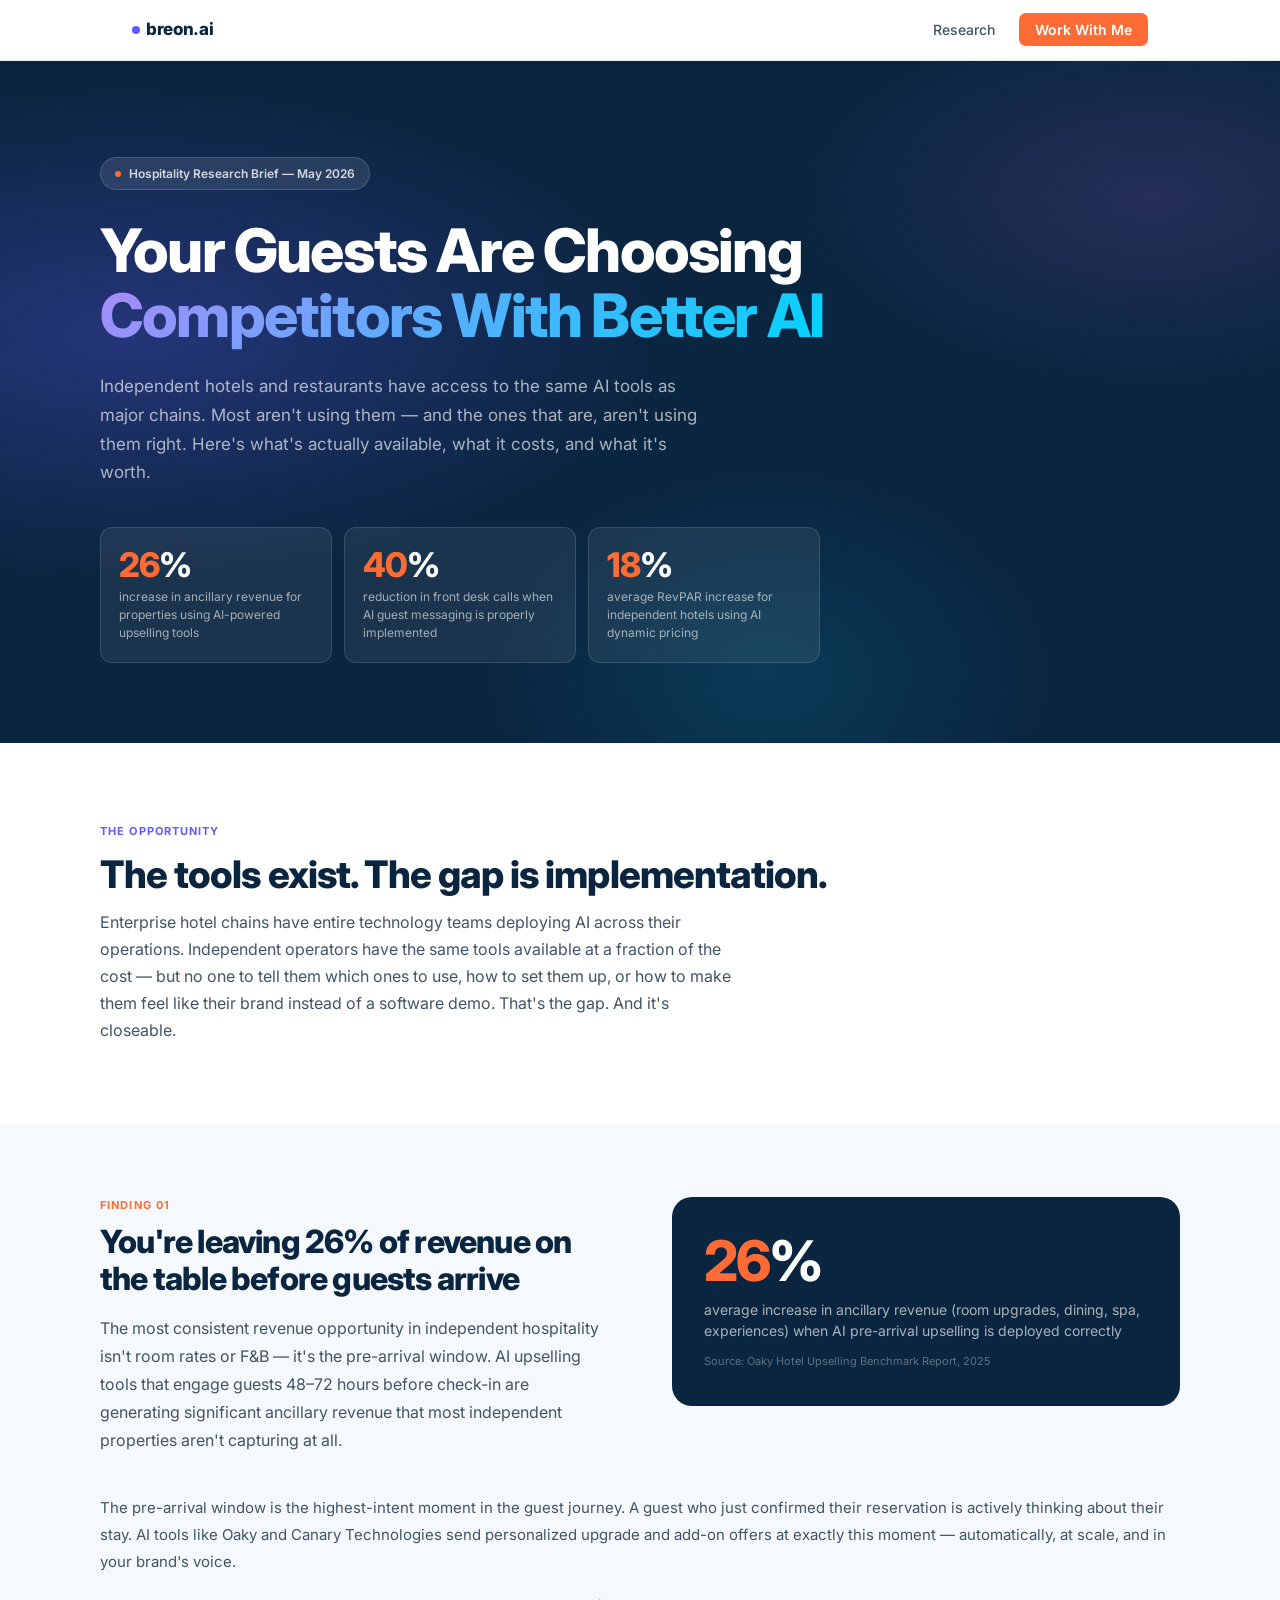
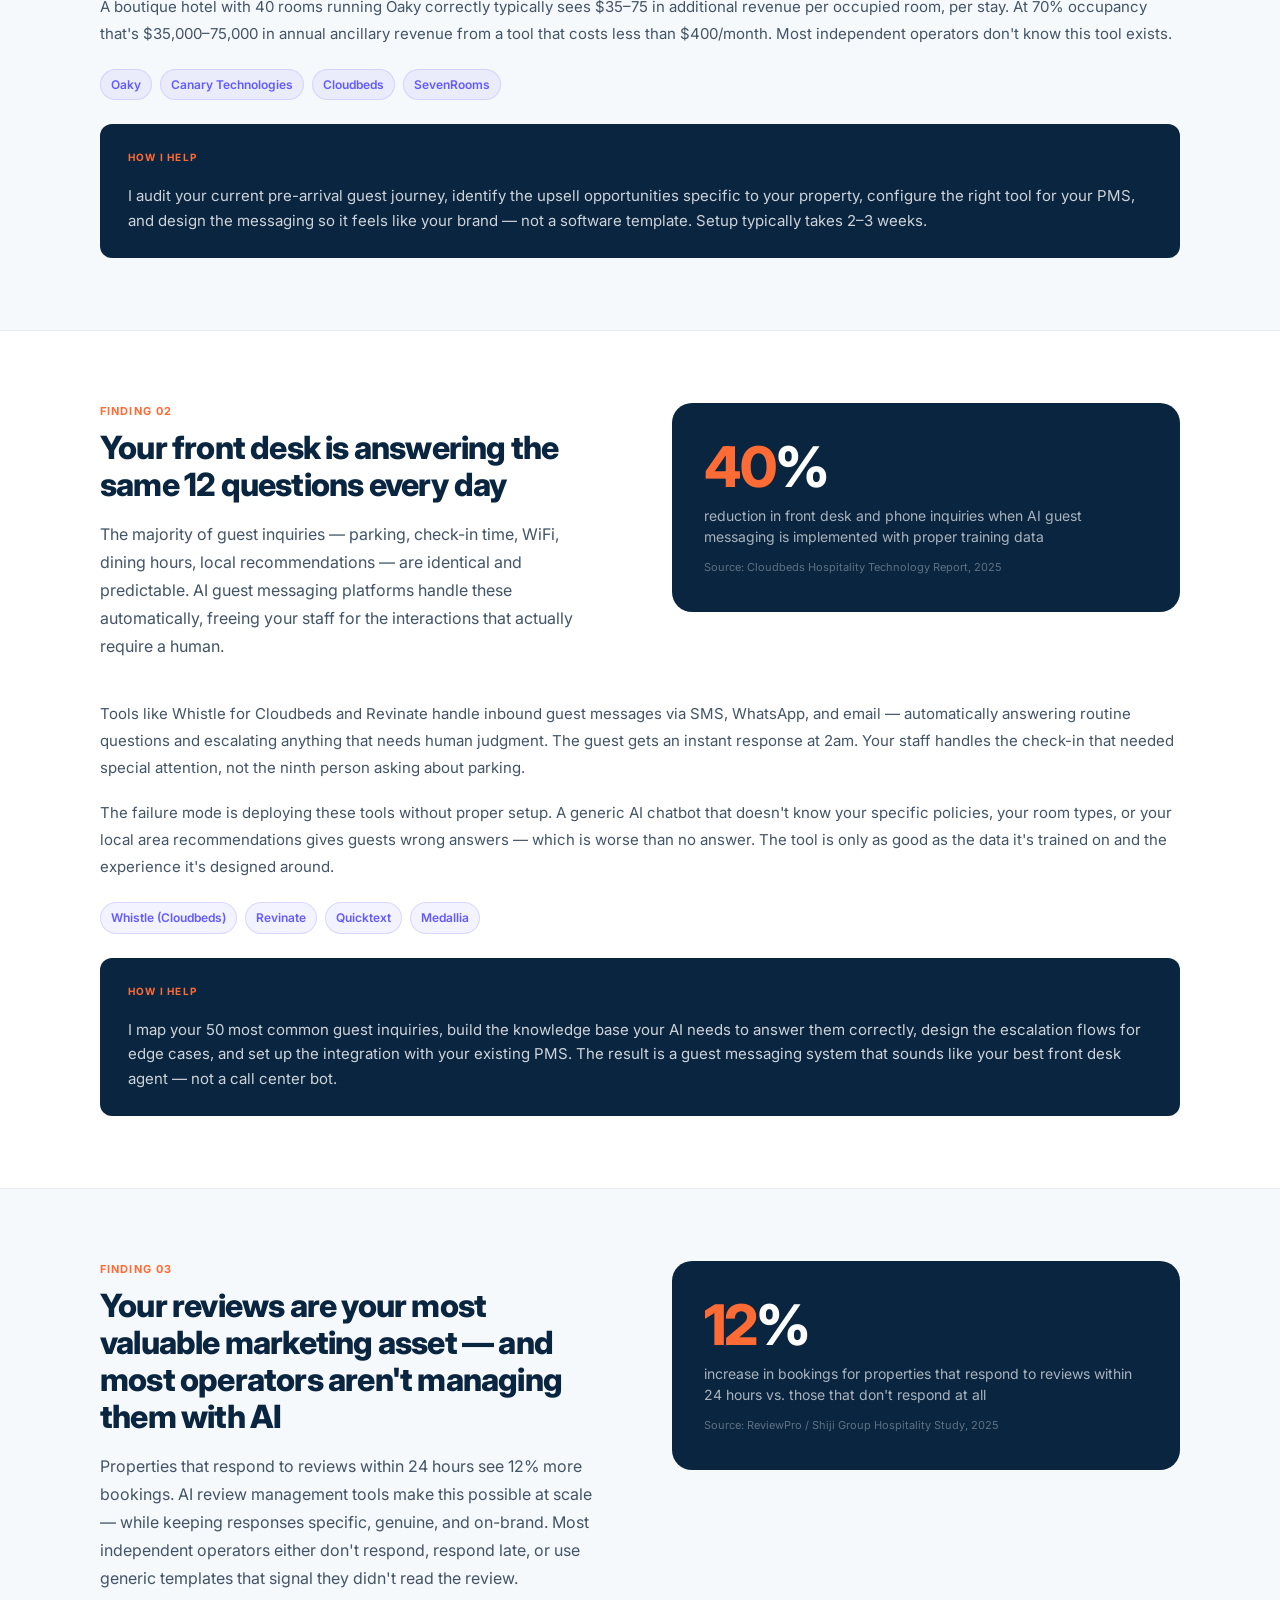
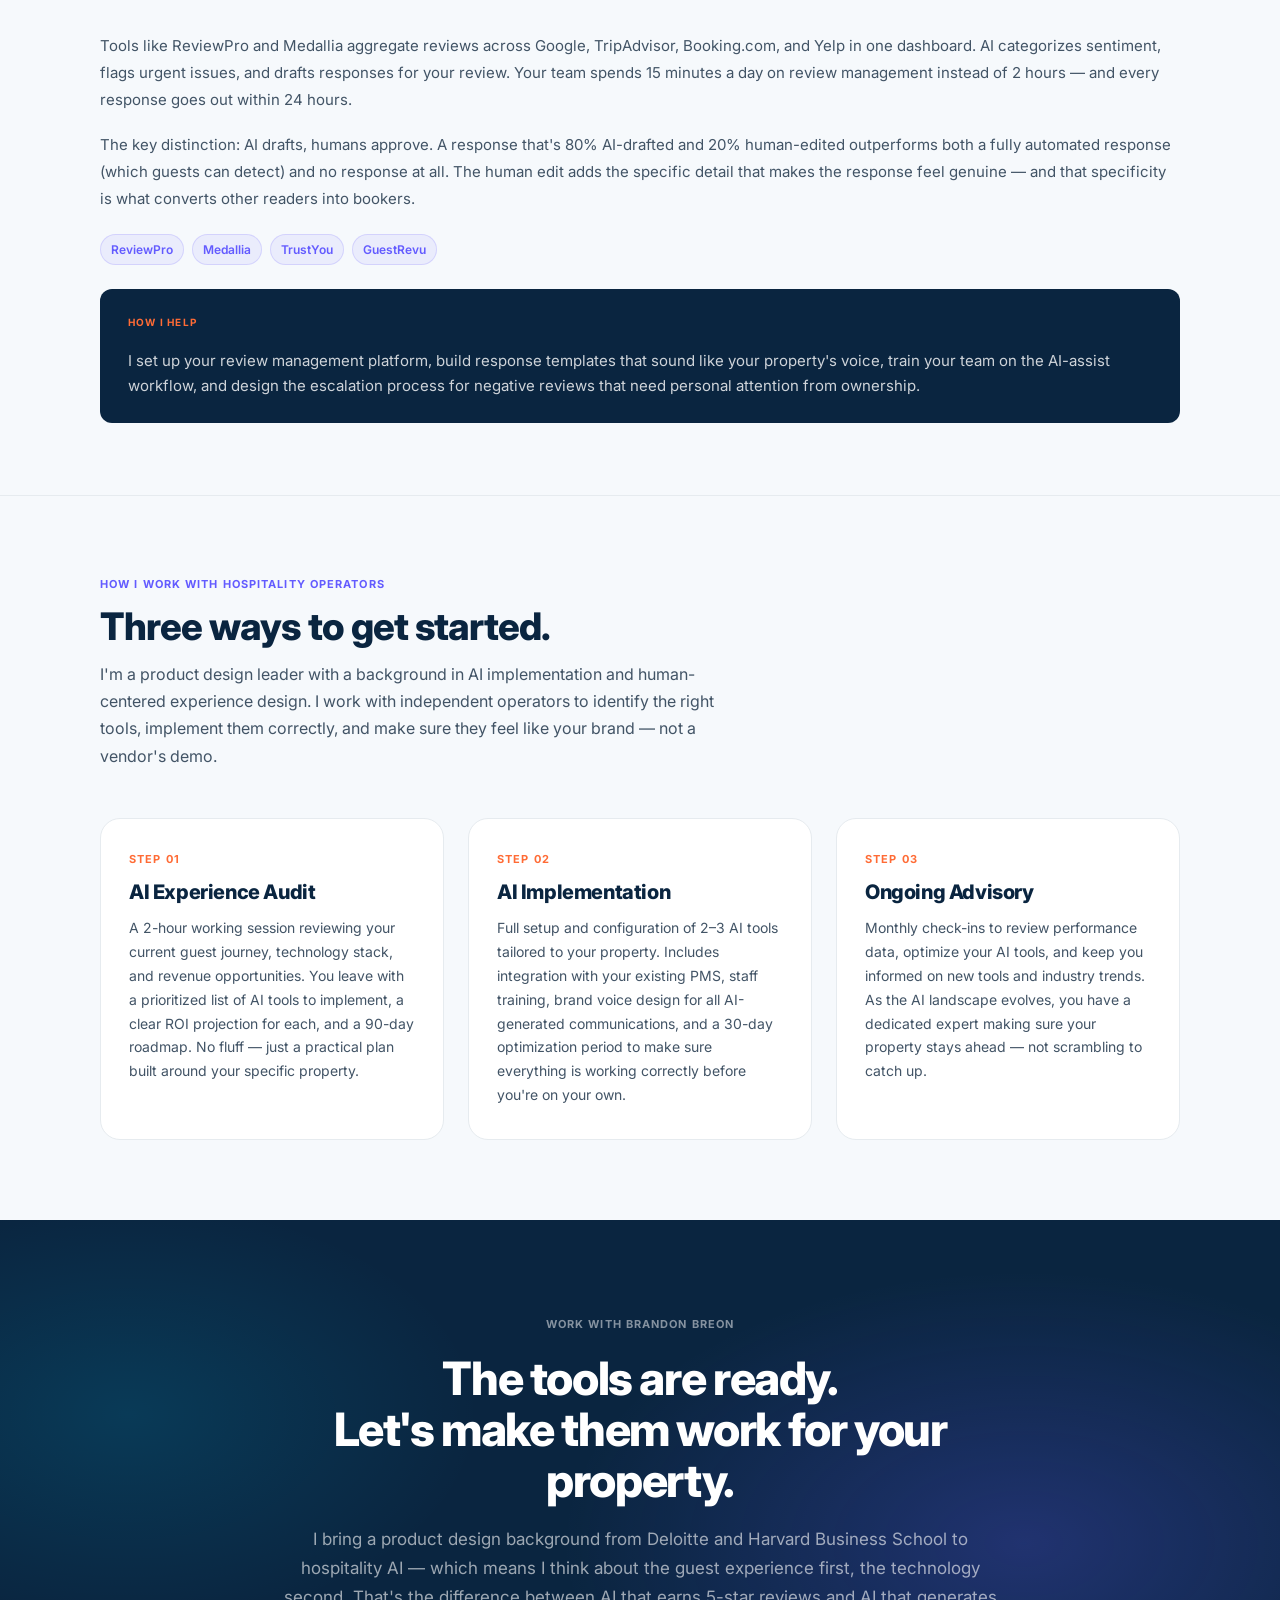
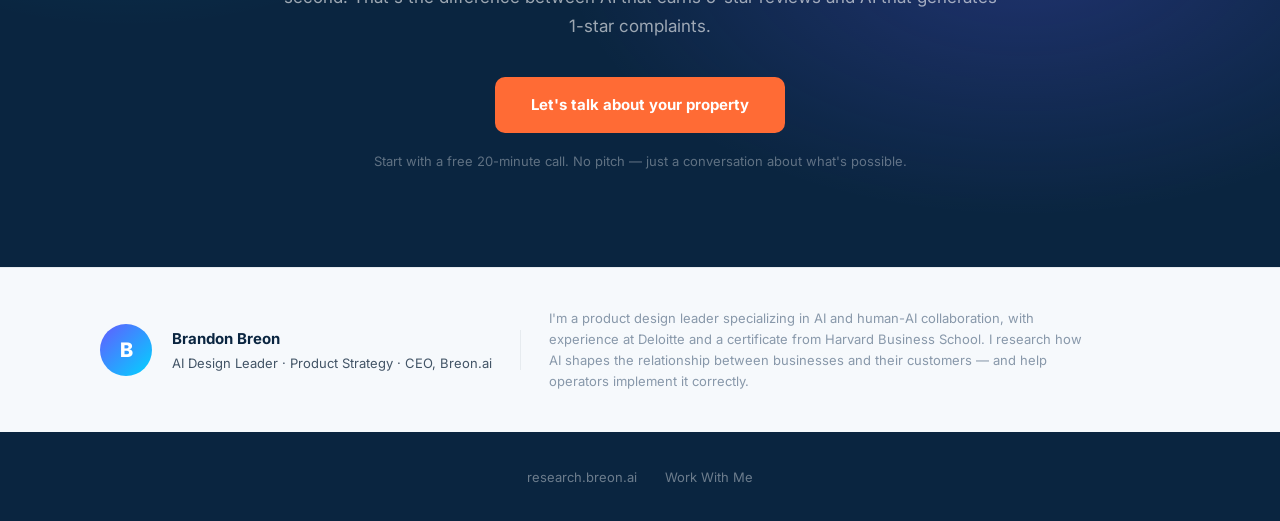
<file: hospitality.html>
<!DOCTYPE html>
<html lang="en">
<head>
<meta charset="UTF-8">
<meta name="viewport" content="width=device-width, initial-scale=1.0">
<title>AI & Guest Experience 2026 | Breon.ai</title>
<meta name="description" content="The AI tools transforming independent hotels and restaurants — and why most operators are leaving money on the table. A practical briefing by Brandon Breon, AI design leader.">
<link rel="preconnect" href="https://fonts.googleapis.com">
<link rel="preconnect" href="https://fonts.gstatic.com" crossorigin>
<link href="https://fonts.googleapis.com/css2?family=Inter:wght@300;400;500;600;700;800&display=swap" rel="stylesheet">
<style>
*, *::before, *::after { box-sizing: border-box; margin: 0; padding: 0; }
:root {
  --navy: #0A2540; --purple: #635BFF; --teal: #00D4FF; --orange: #FF6B35;
  --white: #FFFFFF; --surface: #F6F9FC; --text: #0A2540; --muted: #425466;
  --subtle: #8898AA; --border: #E6EBEF; --radius: 12px; --radius-lg: 20px;
  --max-w: 1080px;
}
body { font-family: 'Inter', sans-serif; background: var(--white); color: var(--text); -webkit-font-smoothing: antialiased; line-height: 1.6; }
.nav { position: sticky; top: 0; z-index: 100; background: rgba(255,255,255,0.92); backdrop-filter: blur(12px); border-bottom: 1px solid var(--border); }
.nav-inner { max-width: var(--max-w); margin: 0 auto; padding: 0 32px; display: flex; align-items: center; justify-content: space-between; height: 60px; }
.nav-logo { font-size: 17px; font-weight: 800; color: var(--navy); text-decoration: none; letter-spacing: -0.02em; display: flex; align-items: center; gap: 6px; }
.nav-logo-dot { width: 8px; height: 8px; background: var(--purple); border-radius: 50%; }
.nav-links { display: flex; align-items: center; gap: 24px; list-style: none; }
.nav-links a { font-size: 14px; font-weight: 500; color: var(--muted); text-decoration: none; }
.nav-cta { background: var(--orange) !important; color: white !important; padding: 8px 16px; border-radius: 7px; font-weight: 600 !important; }
.hero { background: var(--navy); position: relative; overflow: hidden; padding: 96px 32px 80px; }
.hero::before { content: ''; position: absolute; inset: 0; background: radial-gradient(ellipse 70% 60% at 10% 40%, rgba(99,91,255,0.30) 0%, transparent 60%), radial-gradient(ellipse 50% 50% at 90% 20%, rgba(118,75,162,0.25) 0%, transparent 55%), radial-gradient(ellipse 40% 55% at 60% 90%, rgba(0,212,255,0.12) 0%, transparent 55%); pointer-events: none; }
.hero-inner { max-width: var(--max-w); margin: 0 auto; position: relative; z-index: 1; }
.hero-tag { display: inline-flex; align-items: center; gap: 8px; background: rgba(255,255,255,0.10); border: 1px solid rgba(255,255,255,0.15); color: rgba(255,255,255,0.80); font-size: 12px; font-weight: 600; padding: 6px 14px; border-radius: 20px; margin-bottom: 28px; }
.hero-tag-dot { width: 6px; height: 6px; background: var(--orange); border-radius: 50%; }
.hero h1 { font-size: clamp(36px, 5vw, 60px); font-weight: 800; line-height: 1.08; letter-spacing: -0.03em; color: var(--white); margin-bottom: 24px; max-width: 780px; }
.hero h1 span { background: linear-gradient(135deg, #a78bfa, var(--teal)); -webkit-background-clip: text; -webkit-text-fill-color: transparent; background-clip: text; }
.hero-sub { font-size: 17px; color: rgba(255,255,255,0.65); line-height: 1.70; max-width: 600px; margin-bottom: 40px; }
.hero-stats { display: grid; grid-template-columns: repeat(3, 1fr); gap: 12px; max-width: 720px; }
.hero-stat { background: rgba(255,255,255,0.07); border: 1px solid rgba(255,255,255,0.12); border-radius: var(--radius); padding: 20px 18px; }
.hero-stat-num { font-size: 34px; font-weight: 800; color: var(--white); letter-spacing: -0.03em; line-height: 1; margin-bottom: 6px; }
.hero-stat-num span { color: var(--orange); }
.hero-stat-label { font-size: 12px; color: rgba(255,255,255,0.60); line-height: 1.5; }
.section { padding: 80px 32px; }
.section-inner { max-width: var(--max-w); margin: 0 auto; }
.eyebrow { font-size: 11px; font-weight: 700; letter-spacing: 0.10em; text-transform: uppercase; color: var(--purple); margin-bottom: 12px; }
.section-title { font-size: clamp(26px, 3.5vw, 38px); font-weight: 800; letter-spacing: -0.025em; color: var(--navy); margin-bottom: 12px; line-height: 1.15; }
.section-sub { font-size: 16px; color: var(--muted); line-height: 1.70; max-width: 640px; }
.finding { padding: 72px 32px; border-bottom: 1px solid var(--border); }
.finding:nth-child(even) { background: var(--surface); }
.finding-inner { max-width: var(--max-w); margin: 0 auto; }
.finding-header { display: grid; grid-template-columns: 1fr 1fr; gap: 64px; align-items: start; margin-bottom: 40px; }
.finding-num { font-size: 11px; font-weight: 700; letter-spacing: 0.10em; text-transform: uppercase; color: var(--orange); margin-bottom: 10px; }
.finding-title { font-size: clamp(22px, 2.8vw, 32px); font-weight: 800; letter-spacing: -0.025em; color: var(--navy); line-height: 1.15; margin-bottom: 16px; }
.finding-summary { font-size: 16px; color: var(--muted); line-height: 1.75; }
.finding-stat { background: var(--navy); border-radius: var(--radius-lg); padding: 36px 32px; }
.finding-stat-num { font-size: 56px; font-weight: 800; letter-spacing: -0.04em; line-height: 1; margin-bottom: 10px; color: var(--white); }
.finding-stat-num span { color: var(--orange); }
.finding-stat-label { font-size: 14px; color: rgba(255,255,255,0.65); line-height: 1.5; }
.finding-stat-source { font-size: 11px; color: rgba(255,255,255,0.35); margin-top: 12px; }
.finding-body { font-size: 15px; color: var(--muted); line-height: 1.80; }
.finding-body p { margin-bottom: 18px; }
.finding-body p:last-child { margin-bottom: 0; }
.tool-tag { display: inline-flex; align-items: center; gap: 6px; background: rgba(99,91,255,0.08); border: 1px solid rgba(99,91,255,0.18); color: var(--purple); font-size: 12px; font-weight: 600; padding: 4px 10px; border-radius: 20px; margin: 4px 4px 4px 0; }
.tools-row { margin-bottom: 20px; }
.insight-box { background: linear-gradient(135deg, rgba(99,91,255,0.07), rgba(0,212,255,0.04)); border: 1px solid rgba(99,91,255,0.15); border-radius: var(--radius); padding: 24px 28px; margin-top: 28px; }
.insight-label { font-size: 10px; font-weight: 700; letter-spacing: 0.12em; text-transform: uppercase; color: var(--purple); margin-bottom: 8px; }
.insight-text { font-size: 15px; color: var(--navy); font-weight: 500; line-height: 1.65; }
.how-i-help { background: var(--navy); border-radius: var(--radius); padding: 24px 28px; margin-top: 16px; }
.how-i-help-label { font-size: 10px; font-weight: 700; letter-spacing: 0.12em; text-transform: uppercase; color: var(--orange); margin-bottom: 8px; }
.how-i-help-text { font-size: 15px; color: rgba(255,255,255,0.80); line-height: 1.65; }
.services { padding: 80px 32px; background: var(--surface); }
.services-inner { max-width: var(--max-w); margin: 0 auto; }
.services-grid { display: grid; grid-template-columns: repeat(3, 1fr); gap: 24px; margin-top: 48px; }
.service-card { background: var(--white); border: 1px solid var(--border); border-radius: var(--radius-lg); padding: 32px 28px; }
.service-num { font-size: 11px; font-weight: 700; letter-spacing: 0.10em; text-transform: uppercase; color: var(--orange); margin-bottom: 12px; }
.service-title { font-size: 20px; font-weight: 800; color: var(--navy); letter-spacing: -0.02em; margin-bottom: 12px; line-height: 1.2; }
.service-desc { font-size: 14px; color: var(--muted); line-height: 1.70; }
.cta-section { background: var(--navy); padding: 96px 32px; position: relative; overflow: hidden; }
.cta-section::before { content: ''; position: absolute; inset: 0; background: radial-gradient(ellipse 60% 70% at 80% 50%, rgba(99,91,255,0.25) 0%, transparent 60%), radial-gradient(ellipse 50% 60% at 10% 30%, rgba(0,212,255,0.12) 0%, transparent 55%); pointer-events: none; }
.cta-inner { max-width: 720px; margin: 0 auto; text-align: center; position: relative; z-index: 1; }
.cta-eyebrow { font-size: 11px; font-weight: 700; letter-spacing: 0.10em; text-transform: uppercase; color: rgba(255,255,255,0.50); margin-bottom: 20px; }
.cta-title { font-size: clamp(28px, 4vw, 46px); font-weight: 800; letter-spacing: -0.03em; color: var(--white); line-height: 1.10; margin-bottom: 20px; }
.cta-sub { font-size: 17px; color: rgba(255,255,255,0.60); line-height: 1.70; margin-bottom: 36px; }
.cta-btn { display: inline-block; background: var(--orange); color: white; font-size: 15px; font-weight: 700; padding: 16px 36px; border-radius: 10px; text-decoration: none; transition: background 0.15s; }
.cta-btn:hover { background: #E85A25; }
.cta-note { font-size: 13px; color: rgba(255,255,255,0.35); margin-top: 18px; }
.author-strip { background: var(--surface); border-top: 1px solid var(--border); padding: 40px 32px; }
.author-inner { max-width: var(--max-w); margin: 0 auto; display: flex; align-items: center; gap: 20px; }
.author-avatar { width: 52px; height: 52px; background: linear-gradient(135deg, var(--purple), var(--teal)); border-radius: 50%; flex-shrink: 0; display: flex; align-items: center; justify-content: center; font-size: 20px; font-weight: 800; color: white; }
.author-name { font-size: 15px; font-weight: 700; color: var(--navy); }
.author-title { font-size: 13px; color: var(--muted); margin-top: 2px; }
.author-divider { width: 1px; height: 40px; background: var(--border); margin: 0 8px; }
.author-note { font-size: 13px; color: var(--subtle); line-height: 1.60; max-width: 540px; }
footer { background: var(--navy); padding: 32px; text-align: center; }
footer a { color: rgba(255,255,255,0.40); font-size: 13px; text-decoration: none; margin: 0 12px; }
footer a:hover { color: rgba(255,255,255,0.70); }
@media (max-width: 768px) {
  .hero-stats { grid-template-columns: 1fr 1fr; }
  .finding-header { grid-template-columns: 1fr; gap: 32px; }
  .services-grid { grid-template-columns: 1fr; }
  .author-inner { flex-wrap: wrap; }
  .author-divider { display: none; }
}
</style>
</head>
<body>

<nav class="nav">
  <div class="nav-inner">
    <a href="https://breon.ai" class="nav-logo"><span class="nav-logo-dot"></span>breon.ai</a>
    <ul class="nav-links">
      <li><a href="https://research.breon.ai">Research</a></li>
      <li><a href="https://research.breon.ai/work-with-me.html" class="nav-cta">Work With Me</a></li>
    </ul>
  </div>
</nav>

<section class="hero">
  <div class="hero-inner">
    <div class="hero-tag"><span class="hero-tag-dot"></span>Hospitality Research Brief — May 2026</div>
    <h1>Your Guests Are Choosing<br><span>Competitors With Better AI</span></h1>
    <p class="hero-sub">Independent hotels and restaurants have access to the same AI tools as major chains. Most aren't using them — and the ones that are, aren't using them right. Here's what's actually available, what it costs, and what it's worth.</p>
    <div class="hero-stats">
      <div class="hero-stat">
        <div class="hero-stat-num"><span>26</span>%</div>
        <div class="hero-stat-label">increase in ancillary revenue for properties using AI-powered upselling tools</div>
      </div>
      <div class="hero-stat">
        <div class="hero-stat-num"><span>40</span>%</div>
        <div class="hero-stat-label">reduction in front desk calls when AI guest messaging is properly implemented</div>
      </div>
      <div class="hero-stat">
        <div class="hero-stat-num"><span>18</span>%</div>
        <div class="hero-stat-label">average RevPAR increase for independent hotels using AI dynamic pricing</div>
      </div>
    </div>
  </div>
</section>

<section class="section">
  <div class="section-inner">
    <p class="eyebrow">The opportunity</p>
    <h2 class="section-title">The tools exist. The gap is implementation.</h2>
    <p class="section-sub">Enterprise hotel chains have entire technology teams deploying AI across their operations. Independent operators have the same tools available at a fraction of the cost — but no one to tell them which ones to use, how to set them up, or how to make them feel like their brand instead of a software demo. That's the gap. And it's closeable.</p>
  </div>
</section>

<div class="finding">
  <div class="finding-inner">
    <div class="finding-header">
      <div>
        <p class="finding-num">Finding 01</p>
        <h3 class="finding-title">You're leaving 26% of revenue on the table before guests arrive</h3>
        <p class="finding-summary">The most consistent revenue opportunity in independent hospitality isn't room rates or F&B — it's the pre-arrival window. AI upselling tools that engage guests 48–72 hours before check-in are generating significant ancillary revenue that most independent properties aren't capturing at all.</p>
      </div>
      <div class="finding-stat">
        <div class="finding-stat-num"><span>26</span>%</div>
        <div class="finding-stat-label">average increase in ancillary revenue (room upgrades, dining, spa, experiences) when AI pre-arrival upselling is deployed correctly</div>
        <div class="finding-stat-source">Source: Oaky Hotel Upselling Benchmark Report, 2025</div>
      </div>
    </div>
    <div class="finding-body">
      <p>The pre-arrival window is the highest-intent moment in the guest journey. A guest who just confirmed their reservation is actively thinking about their stay. AI tools like Oaky and Canary Technologies send personalized upgrade and add-on offers at exactly this moment — automatically, at scale, and in your brand's voice.</p>
      <p>A boutique hotel with 40 rooms running Oaky correctly typically sees $35–75 in additional revenue per occupied room, per stay. At 70% occupancy that's $35,000–75,000 in annual ancillary revenue from a tool that costs less than $400/month. Most independent operators don't know this tool exists.</p>
      <div class="tools-row">
        <span class="tool-tag">Oaky</span>
        <span class="tool-tag">Canary Technologies</span>
        <span class="tool-tag">Cloudbeds</span>
        <span class="tool-tag">SevenRooms</span>
      </div>
      <div class="how-i-help">
        <p class="how-i-help-label">How I help</p>
        <p class="how-i-help-text">I audit your current pre-arrival guest journey, identify the upsell opportunities specific to your property, configure the right tool for your PMS, and design the messaging so it feels like your brand — not a software template. Setup typically takes 2–3 weeks.</p>
      </div>
    </div>
  </div>
</div>

<div class="finding">
  <div class="finding-inner">
    <div class="finding-header">
      <div>
        <p class="finding-num">Finding 02</p>
        <h3 class="finding-title">Your front desk is answering the same 12 questions every day</h3>
        <p class="finding-summary">The majority of guest inquiries — parking, check-in time, WiFi, dining hours, local recommendations — are identical and predictable. AI guest messaging platforms handle these automatically, freeing your staff for the interactions that actually require a human.</p>
      </div>
      <div class="finding-stat">
        <div class="finding-stat-num"><span>40</span>%</div>
        <div class="finding-stat-label">reduction in front desk and phone inquiries when AI guest messaging is implemented with proper training data</div>
        <div class="finding-stat-source">Source: Cloudbeds Hospitality Technology Report, 2025</div>
      </div>
    </div>
    <div class="finding-body">
      <p>Tools like Whistle for Cloudbeds and Revinate handle inbound guest messages via SMS, WhatsApp, and email — automatically answering routine questions and escalating anything that needs human judgment. The guest gets an instant response at 2am. Your staff handles the check-in that needed special attention, not the ninth person asking about parking.</p>
      <p>The failure mode is deploying these tools without proper setup. A generic AI chatbot that doesn't know your specific policies, your room types, or your local area recommendations gives guests wrong answers — which is worse than no answer. The tool is only as good as the data it's trained on and the experience it's designed around.</p>
      <div class="tools-row">
        <span class="tool-tag">Whistle (Cloudbeds)</span>
        <span class="tool-tag">Revinate</span>
        <span class="tool-tag">Quicktext</span>
        <span class="tool-tag">Medallia</span>
      </div>
      <div class="how-i-help">
        <p class="how-i-help-label">How I help</p>
        <p class="how-i-help-text">I map your 50 most common guest inquiries, build the knowledge base your AI needs to answer them correctly, design the escalation flows for edge cases, and set up the integration with your existing PMS. The result is a guest messaging system that sounds like your best front desk agent — not a call center bot.</p>
      </div>
    </div>
  </div>
</div>

<div class="finding">
  <div class="finding-inner">
    <div class="finding-header">
      <div>
        <p class="finding-num">Finding 03</p>
        <h3 class="finding-title">Your reviews are your most valuable marketing asset — and most operators aren't managing them with AI</h3>
        <p class="finding-summary">Properties that respond to reviews within 24 hours see 12% more bookings. AI review management tools make this possible at scale — while keeping responses specific, genuine, and on-brand. Most independent operators either don't respond, respond late, or use generic templates that signal they didn't read the review.</p>
      </div>
      <div class="finding-stat">
        <div class="finding-stat-num"><span>12</span>%</div>
        <div class="finding-stat-label">increase in bookings for properties that respond to reviews within 24 hours vs. those that don't respond at all</div>
        <div class="finding-stat-source">Source: ReviewPro / Shiji Group Hospitality Study, 2025</div>
      </div>
    </div>
    <div class="finding-body">
      <p>Tools like ReviewPro and Medallia aggregate reviews across Google, TripAdvisor, Booking.com, and Yelp in one dashboard. AI categorizes sentiment, flags urgent issues, and drafts responses for your review. Your team spends 15 minutes a day on review management instead of 2 hours — and every response goes out within 24 hours.</p>
      <p>The key distinction: AI drafts, humans approve. A response that's 80% AI-drafted and 20% human-edited outperforms both a fully automated response (which guests can detect) and no response at all. The human edit adds the specific detail that makes the response feel genuine — and that specificity is what converts other readers into bookers.</p>
      <div class="tools-row">
        <span class="tool-tag">ReviewPro</span>
        <span class="tool-tag">Medallia</span>
        <span class="tool-tag">TrustYou</span>
        <span class="tool-tag">GuestRevu</span>
      </div>
      <div class="how-i-help">
        <p class="how-i-help-label">How I help</p>
        <p class="how-i-help-text">I set up your review management platform, build response templates that sound like your property's voice, train your team on the AI-assist workflow, and design the escalation process for negative reviews that need personal attention from ownership.</p>
      </div>
    </div>
  </div>
</div>

<section class="services">
  <div class="services-inner">
    <p class="eyebrow">How I work with hospitality operators</p>
    <h2 class="section-title">Three ways to get started.</h2>
    <p class="section-sub">I'm a product design leader with a background in AI implementation and human-centered experience design. I work with independent operators to identify the right tools, implement them correctly, and make sure they feel like your brand — not a vendor's demo.</p>
    <div class="services-grid">
      <div class="service-card">
        <p class="service-num">Step 01</p>
        <h3 class="service-title">AI Experience Audit</h3>
        <p class="service-desc">A 2-hour working session reviewing your current guest journey, technology stack, and revenue opportunities. You leave with a prioritized list of AI tools to implement, a clear ROI projection for each, and a 90-day roadmap. No fluff — just a practical plan built around your specific property.</p>
      </div>
      <div class="service-card">
        <p class="service-num">Step 02</p>
        <h3 class="service-title">AI Implementation</h3>
        <p class="service-desc">Full setup and configuration of 2–3 AI tools tailored to your property. Includes integration with your existing PMS, staff training, brand voice design for all AI-generated communications, and a 30-day optimization period to make sure everything is working correctly before you're on your own.</p>
      </div>
      <div class="service-card">
        <p class="service-num">Step 03</p>
        <h3 class="service-title">Ongoing Advisory</h3>
        <p class="service-desc">Monthly check-ins to review performance data, optimize your AI tools, and keep you informed on new tools and industry trends. As the AI landscape evolves, you have a dedicated expert making sure your property stays ahead — not scrambling to catch up.</p>
      </div>
    </div>
  </div>
</section>

<section class="cta-section">
  <div class="cta-inner">
    <p class="cta-eyebrow">Work with Brandon Breon</p>
    <h2 class="cta-title">The tools are ready.<br>Let's make them work for your property.</h2>
    <p class="cta-sub">I bring a product design background from Deloitte and Harvard Business School to hospitality AI — which means I think about the guest experience first, the technology second. That's the difference between AI that earns 5-star reviews and AI that generates 1-star complaints.</p>
    <a href="https://research.breon.ai/work-with-me.html" class="cta-btn">Let's talk about your property</a>
    <p class="cta-note">Start with a free 20-minute call. No pitch — just a conversation about what's possible.</p>
  </div>
</section>

<div class="author-strip">
  <div class="author-inner">
    <div class="author-avatar">B</div>
    <div>
      <div class="author-name">Brandon Breon</div>
      <div class="author-title">AI Design Leader · Product Strategy · CEO, Breon.ai</div>
    </div>
    <div class="author-divider"></div>
    <p class="author-note">I'm a product design leader specializing in AI and human-AI collaboration, with experience at Deloitte and a certificate from Harvard Business School. I research how AI shapes the relationship between businesses and their customers — and help operators implement it correctly.</p>
  </div>
</div>

<footer>
  <a href="https://research.breon.ai">research.breon.ai</a>
  <a href="https://research.breon.ai/work-with-me.html">Work With Me</a>
</footer>

</body>
</html>
</file>
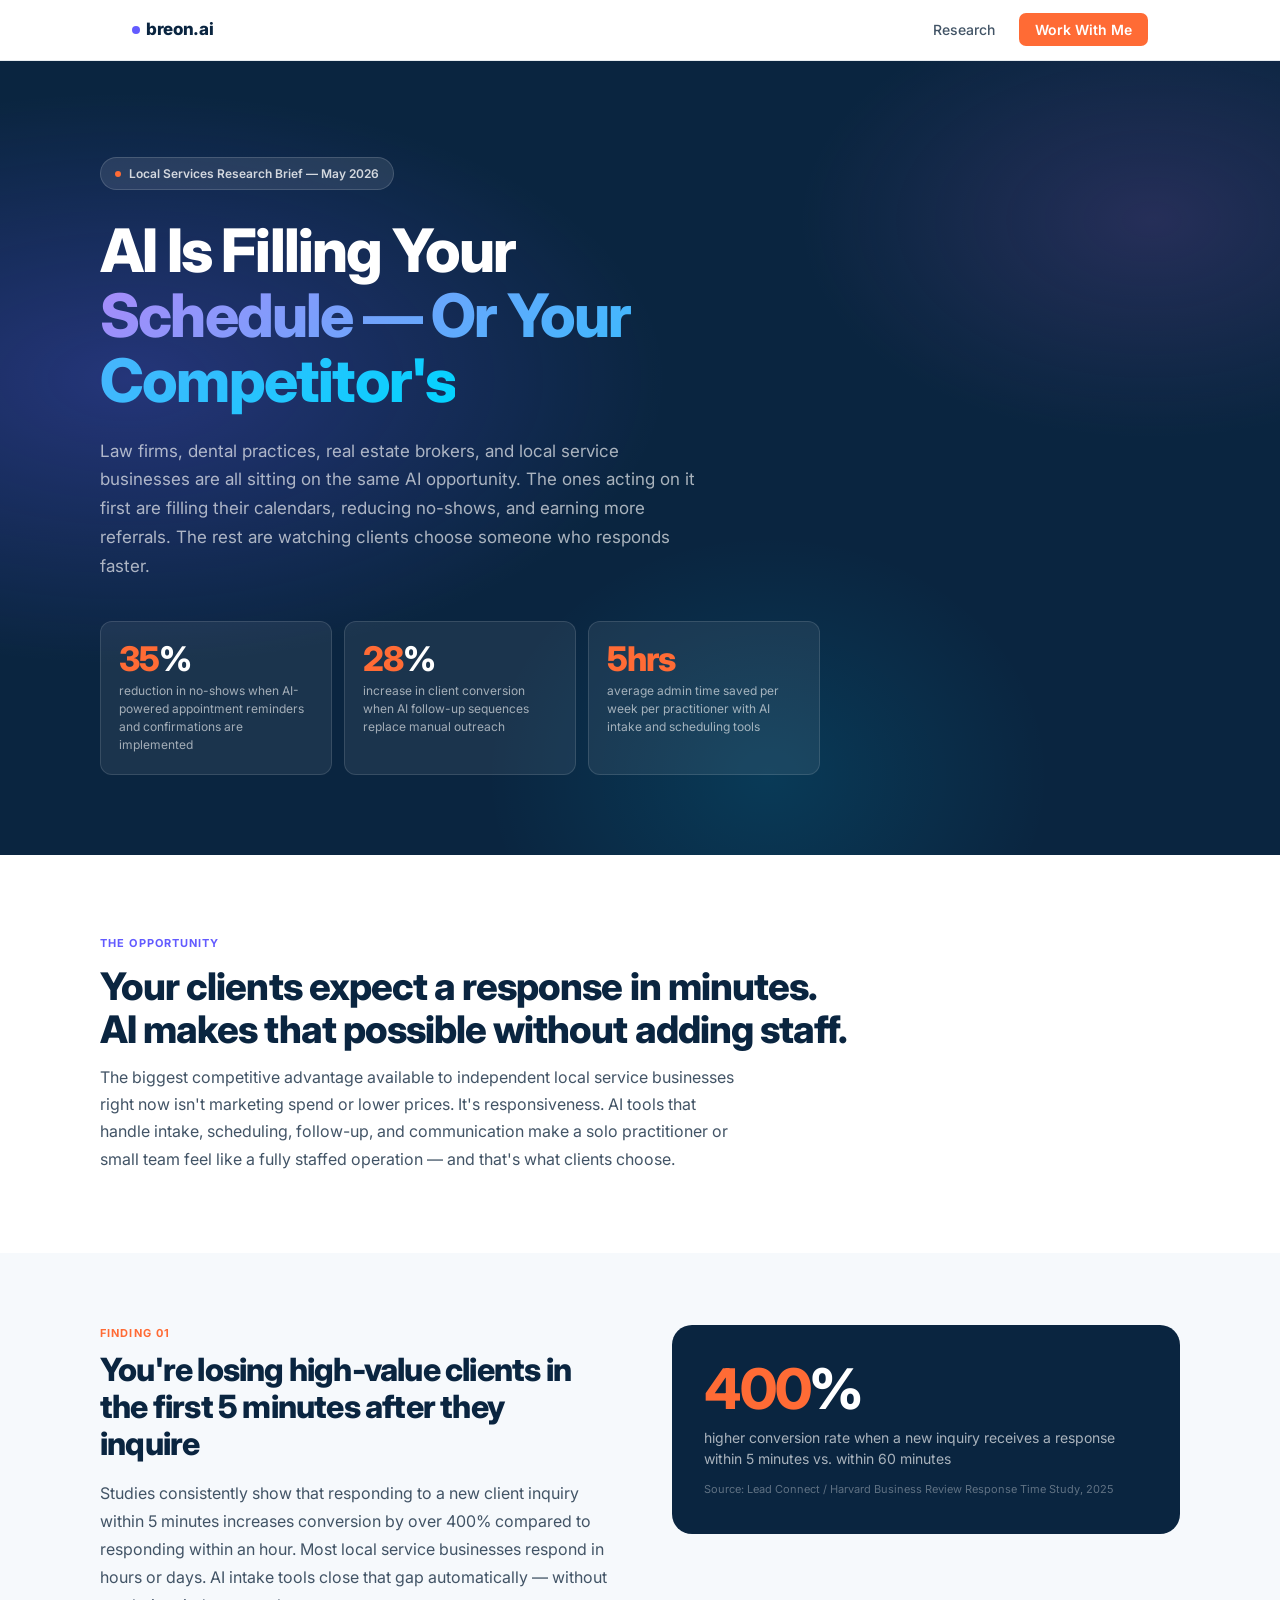
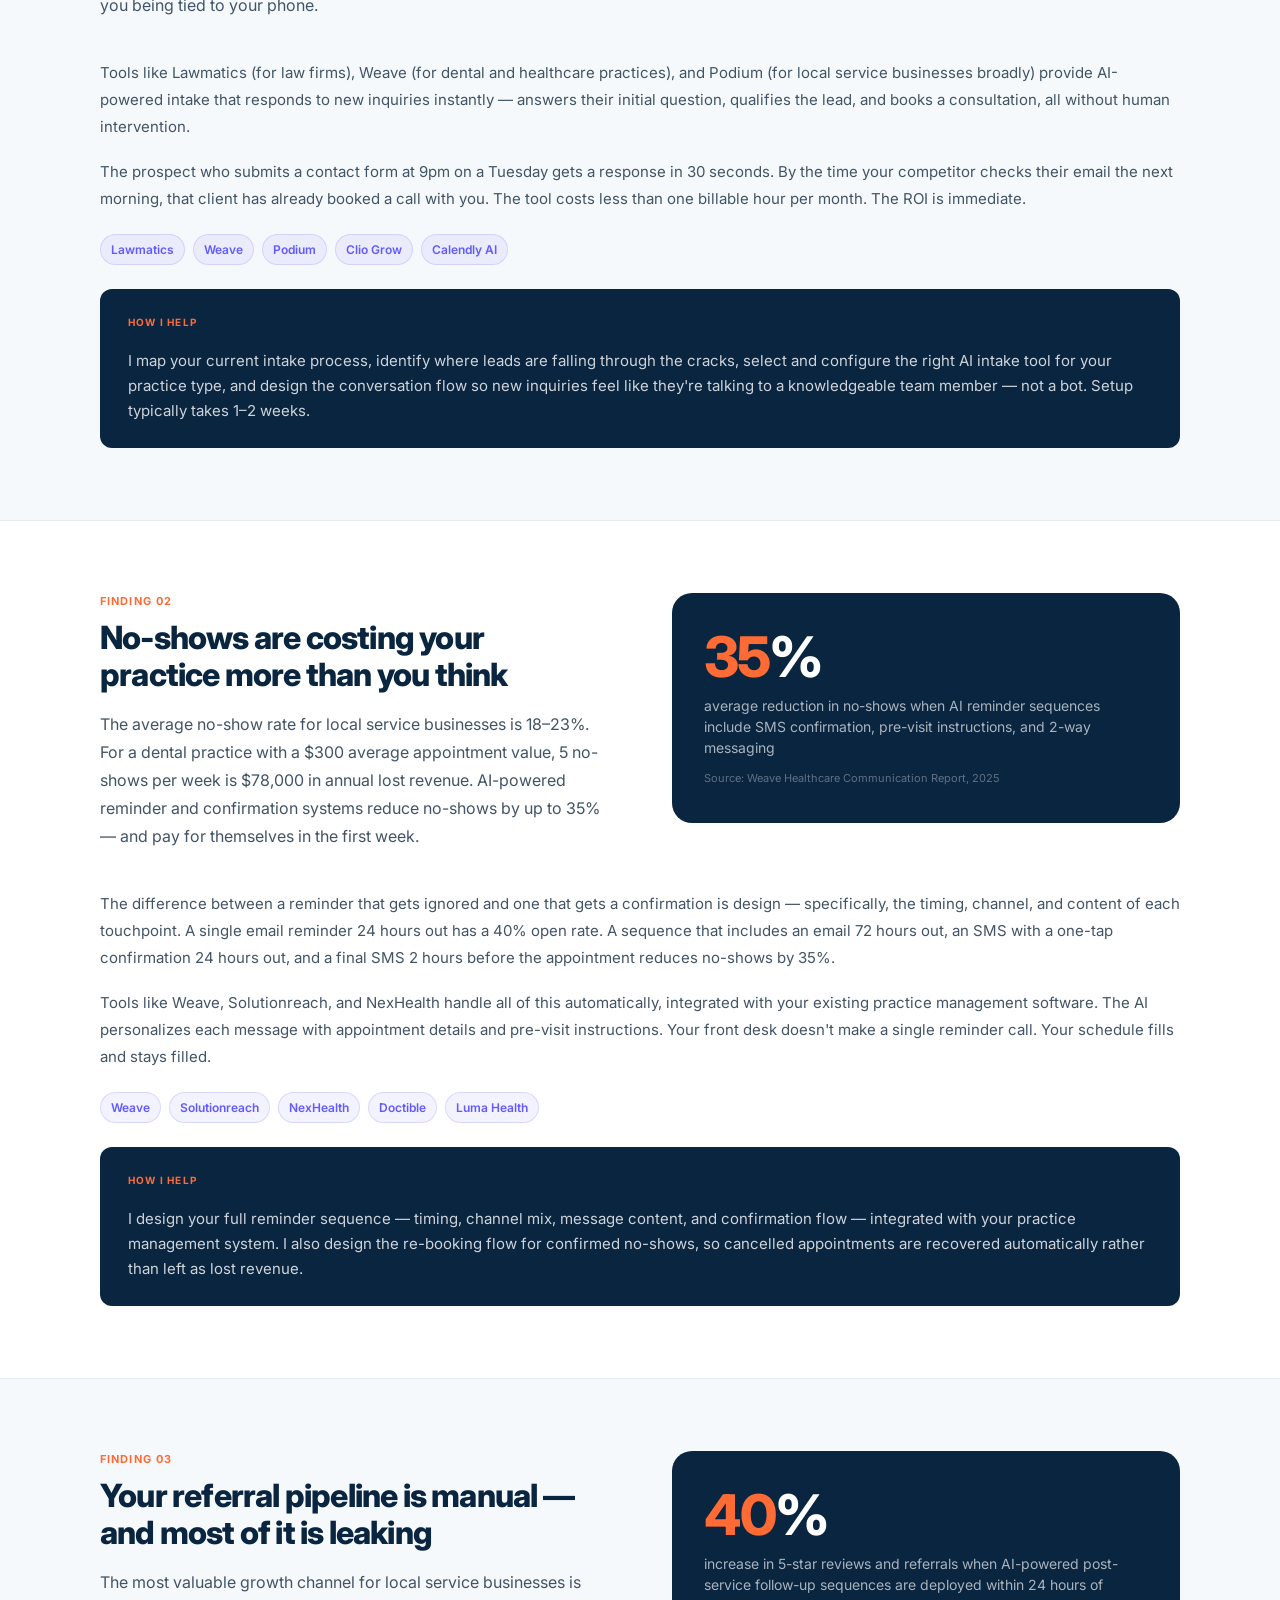
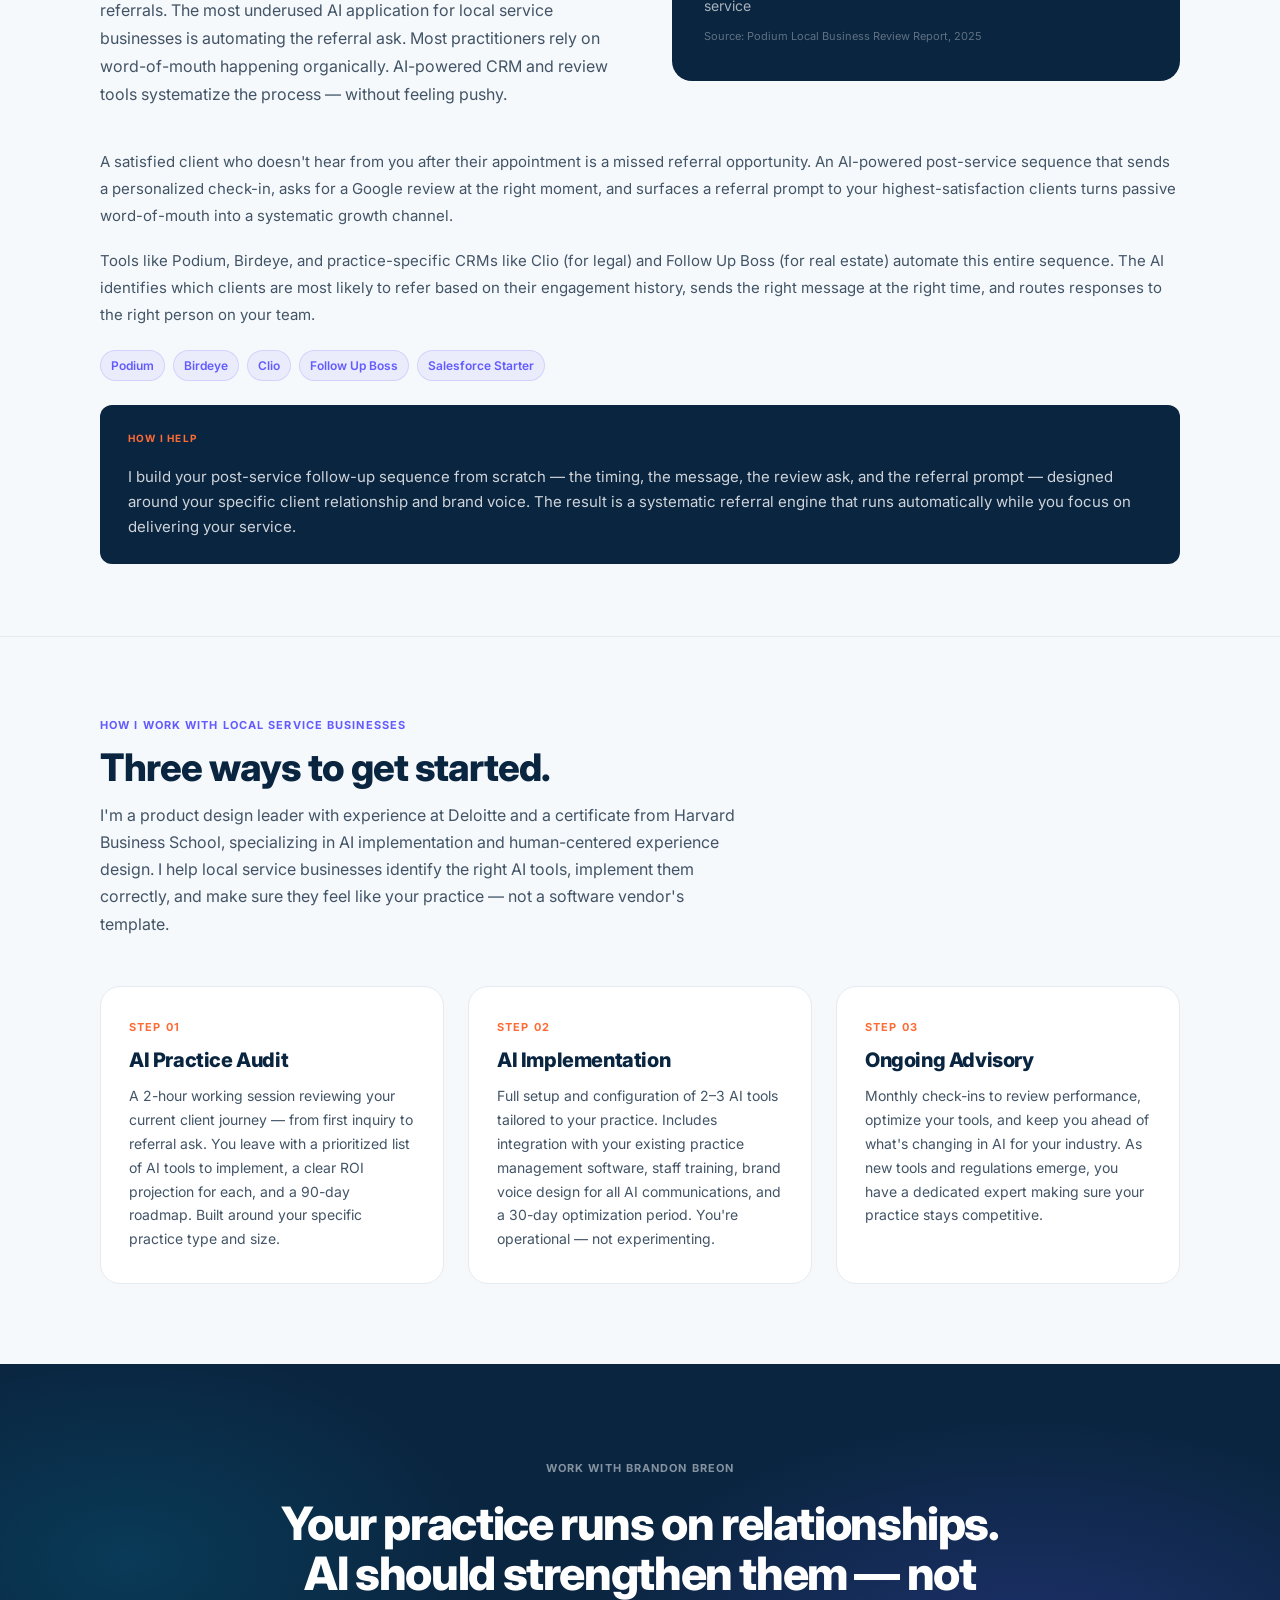
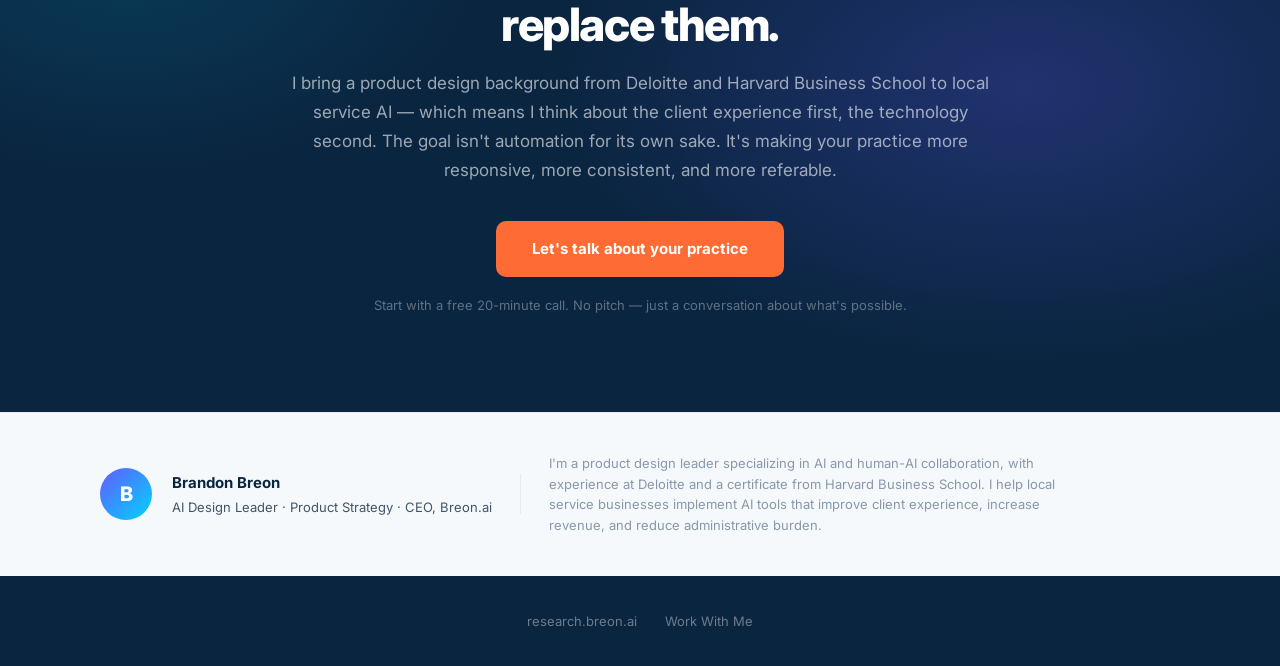
<file: local-services.html>
<!DOCTYPE html>
<html lang="en">
<head>
<meta charset="UTF-8">
<meta name="viewport" content="width=device-width, initial-scale=1.0">
<title>AI & Local Service Businesses 2026 | Breon.ai</title>
<meta name="description" content="The AI tools transforming law firms, dental practices, and local service businesses — and what most operators are missing. A practical briefing by Brandon Breon, AI design leader.">
<link rel="preconnect" href="https://fonts.googleapis.com">
<link rel="preconnect" href="https://fonts.gstatic.com" crossorigin>
<link href="https://fonts.googleapis.com/css2?family=Inter:wght@300;400;500;600;700;800&display=swap" rel="stylesheet">
<style>
*, *::before, *::after { box-sizing: border-box; margin: 0; padding: 0; }
:root {
  --navy: #0A2540; --purple: #635BFF; --teal: #00D4FF; --orange: #FF6B35;
  --white: #FFFFFF; --surface: #F6F9FC; --text: #0A2540; --muted: #425466;
  --subtle: #8898AA; --border: #E6EBEF; --radius: 12px; --radius-lg: 20px;
  --max-w: 1080px;
}
body { font-family: 'Inter', sans-serif; background: var(--white); color: var(--text); -webkit-font-smoothing: antialiased; line-height: 1.6; }
.nav { position: sticky; top: 0; z-index: 100; background: rgba(255,255,255,0.92); backdrop-filter: blur(12px); border-bottom: 1px solid var(--border); }
.nav-inner { max-width: var(--max-w); margin: 0 auto; padding: 0 32px; display: flex; align-items: center; justify-content: space-between; height: 60px; }
.nav-logo { font-size: 17px; font-weight: 800; color: var(--navy); text-decoration: none; letter-spacing: -0.02em; display: flex; align-items: center; gap: 6px; }
.nav-logo-dot { width: 8px; height: 8px; background: var(--purple); border-radius: 50%; }
.nav-links { display: flex; align-items: center; gap: 24px; list-style: none; }
.nav-links a { font-size: 14px; font-weight: 500; color: var(--muted); text-decoration: none; }
.nav-cta { background: var(--orange) !important; color: white !important; padding: 8px 16px; border-radius: 7px; font-weight: 600 !important; }
.hero { background: var(--navy); position: relative; overflow: hidden; padding: 96px 32px 80px; }
.hero::before { content: ''; position: absolute; inset: 0; background: radial-gradient(ellipse 70% 60% at 10% 40%, rgba(99,91,255,0.30) 0%, transparent 60%), radial-gradient(ellipse 50% 50% at 90% 20%, rgba(118,75,162,0.25) 0%, transparent 55%), radial-gradient(ellipse 40% 55% at 60% 90%, rgba(0,212,255,0.12) 0%, transparent 55%); pointer-events: none; }
.hero-inner { max-width: var(--max-w); margin: 0 auto; position: relative; z-index: 1; }
.hero-tag { display: inline-flex; align-items: center; gap: 8px; background: rgba(255,255,255,0.10); border: 1px solid rgba(255,255,255,0.15); color: rgba(255,255,255,0.80); font-size: 12px; font-weight: 600; padding: 6px 14px; border-radius: 20px; margin-bottom: 28px; }
.hero-tag-dot { width: 6px; height: 6px; background: var(--orange); border-radius: 50%; }
.hero h1 { font-size: clamp(36px, 5vw, 60px); font-weight: 800; line-height: 1.08; letter-spacing: -0.03em; color: var(--white); margin-bottom: 24px; max-width: 780px; }
.hero h1 span { background: linear-gradient(135deg, #a78bfa, var(--teal)); -webkit-background-clip: text; -webkit-text-fill-color: transparent; background-clip: text; }
.hero-sub { font-size: 17px; color: rgba(255,255,255,0.65); line-height: 1.70; max-width: 600px; margin-bottom: 40px; }
.hero-stats { display: grid; grid-template-columns: repeat(3, 1fr); gap: 12px; max-width: 720px; }
.hero-stat { background: rgba(255,255,255,0.07); border: 1px solid rgba(255,255,255,0.12); border-radius: var(--radius); padding: 20px 18px; }
.hero-stat-num { font-size: 34px; font-weight: 800; color: var(--white); letter-spacing: -0.03em; line-height: 1; margin-bottom: 6px; }
.hero-stat-num span { color: var(--orange); }
.hero-stat-label { font-size: 12px; color: rgba(255,255,255,0.60); line-height: 1.5; }
.section { padding: 80px 32px; }
.section-inner { max-width: var(--max-w); margin: 0 auto; }
.eyebrow { font-size: 11px; font-weight: 700; letter-spacing: 0.10em; text-transform: uppercase; color: var(--purple); margin-bottom: 12px; }
.section-title { font-size: clamp(26px, 3.5vw, 38px); font-weight: 800; letter-spacing: -0.025em; color: var(--navy); margin-bottom: 12px; line-height: 1.15; }
.section-sub { font-size: 16px; color: var(--muted); line-height: 1.70; max-width: 640px; }
.finding { padding: 72px 32px; border-bottom: 1px solid var(--border); }
.finding:nth-child(even) { background: var(--surface); }
.finding-inner { max-width: var(--max-w); margin: 0 auto; }
.finding-header { display: grid; grid-template-columns: 1fr 1fr; gap: 64px; align-items: start; margin-bottom: 40px; }
.finding-num { font-size: 11px; font-weight: 700; letter-spacing: 0.10em; text-transform: uppercase; color: var(--orange); margin-bottom: 10px; }
.finding-title { font-size: clamp(22px, 2.8vw, 32px); font-weight: 800; letter-spacing: -0.025em; color: var(--navy); line-height: 1.15; margin-bottom: 16px; }
.finding-summary { font-size: 16px; color: var(--muted); line-height: 1.75; }
.finding-stat { background: var(--navy); border-radius: var(--radius-lg); padding: 36px 32px; }
.finding-stat-num { font-size: 56px; font-weight: 800; letter-spacing: -0.04em; line-height: 1; margin-bottom: 10px; color: var(--white); }
.finding-stat-num span { color: var(--orange); }
.finding-stat-label { font-size: 14px; color: rgba(255,255,255,0.65); line-height: 1.5; }
.finding-stat-source { font-size: 11px; color: rgba(255,255,255,0.35); margin-top: 12px; }
.finding-body { font-size: 15px; color: var(--muted); line-height: 1.80; }
.finding-body p { margin-bottom: 18px; }
.finding-body p:last-child { margin-bottom: 0; }
.tool-tag { display: inline-flex; align-items: center; gap: 6px; background: rgba(99,91,255,0.08); border: 1px solid rgba(99,91,255,0.18); color: var(--purple); font-size: 12px; font-weight: 600; padding: 4px 10px; border-radius: 20px; margin: 4px 4px 4px 0; }
.tools-row { margin-bottom: 20px; }
.how-i-help { background: var(--navy); border-radius: var(--radius); padding: 24px 28px; margin-top: 16px; }
.how-i-help-label { font-size: 10px; font-weight: 700; letter-spacing: 0.12em; text-transform: uppercase; color: var(--orange); margin-bottom: 8px; }
.how-i-help-text { font-size: 15px; color: rgba(255,255,255,0.80); line-height: 1.65; }
.services { padding: 80px 32px; background: var(--surface); }
.services-inner { max-width: var(--max-w); margin: 0 auto; }
.services-grid { display: grid; grid-template-columns: repeat(3, 1fr); gap: 24px; margin-top: 48px; }
.service-card { background: var(--white); border: 1px solid var(--border); border-radius: var(--radius-lg); padding: 32px 28px; }
.service-num { font-size: 11px; font-weight: 700; letter-spacing: 0.10em; text-transform: uppercase; color: var(--orange); margin-bottom: 12px; }
.service-title { font-size: 20px; font-weight: 800; color: var(--navy); letter-spacing: -0.02em; margin-bottom: 12px; line-height: 1.2; }
.service-desc { font-size: 14px; color: var(--muted); line-height: 1.70; }
.cta-section { background: var(--navy); padding: 96px 32px; position: relative; overflow: hidden; }
.cta-section::before { content: ''; position: absolute; inset: 0; background: radial-gradient(ellipse 60% 70% at 80% 50%, rgba(99,91,255,0.25) 0%, transparent 60%), radial-gradient(ellipse 50% 60% at 10% 30%, rgba(0,212,255,0.12) 0%, transparent 55%); pointer-events: none; }
.cta-inner { max-width: 720px; margin: 0 auto; text-align: center; position: relative; z-index: 1; }
.cta-eyebrow { font-size: 11px; font-weight: 700; letter-spacing: 0.10em; text-transform: uppercase; color: rgba(255,255,255,0.50); margin-bottom: 20px; }
.cta-title { font-size: clamp(28px, 4vw, 46px); font-weight: 800; letter-spacing: -0.03em; color: var(--white); line-height: 1.10; margin-bottom: 20px; }
.cta-sub { font-size: 17px; color: rgba(255,255,255,0.60); line-height: 1.70; margin-bottom: 36px; }
.cta-btn { display: inline-block; background: var(--orange); color: white; font-size: 15px; font-weight: 700; padding: 16px 36px; border-radius: 10px; text-decoration: none; transition: background 0.15s; }
.cta-btn:hover { background: #E85A25; }
.cta-note { font-size: 13px; color: rgba(255,255,255,0.35); margin-top: 18px; }
.author-strip { background: var(--surface); border-top: 1px solid var(--border); padding: 40px 32px; }
.author-inner { max-width: var(--max-w); margin: 0 auto; display: flex; align-items: center; gap: 20px; }
.author-avatar { width: 52px; height: 52px; background: linear-gradient(135deg, var(--purple), var(--teal)); border-radius: 50%; flex-shrink: 0; display: flex; align-items: center; justify-content: center; font-size: 20px; font-weight: 800; color: white; }
.author-name { font-size: 15px; font-weight: 700; color: var(--navy); }
.author-title { font-size: 13px; color: var(--muted); margin-top: 2px; }
.author-divider { width: 1px; height: 40px; background: var(--border); margin: 0 8px; }
.author-note { font-size: 13px; color: var(--subtle); line-height: 1.60; max-width: 540px; }
footer { background: var(--navy); padding: 32px; text-align: center; }
footer a { color: rgba(255,255,255,0.40); font-size: 13px; text-decoration: none; margin: 0 12px; }
footer a:hover { color: rgba(255,255,255,0.70); }
@media (max-width: 768px) {
  .hero-stats { grid-template-columns: 1fr 1fr; }
  .finding-header { grid-template-columns: 1fr; gap: 32px; }
  .services-grid { grid-template-columns: 1fr; }
  .author-inner { flex-wrap: wrap; }
  .author-divider { display: none; }
}
</style>
</head>
<body>

<nav class="nav">
  <div class="nav-inner">
    <a href="https://breon.ai" class="nav-logo"><span class="nav-logo-dot"></span>breon.ai</a>
    <ul class="nav-links">
      <li><a href="https://research.breon.ai">Research</a></li>
      <li><a href="https://research.breon.ai/work-with-me.html" class="nav-cta">Work With Me</a></li>
    </ul>
  </div>
</nav>

<section class="hero">
  <div class="hero-inner">
    <div class="hero-tag"><span class="hero-tag-dot"></span>Local Services Research Brief — May 2026</div>
    <h1>AI Is Filling Your<br><span>Schedule — Or Your Competitor's</span></h1>
    <p class="hero-sub">Law firms, dental practices, real estate brokers, and local service businesses are all sitting on the same AI opportunity. The ones acting on it first are filling their calendars, reducing no-shows, and earning more referrals. The rest are watching clients choose someone who responds faster.</p>
    <div class="hero-stats">
      <div class="hero-stat">
        <div class="hero-stat-num"><span>35</span>%</div>
        <div class="hero-stat-label">reduction in no-shows when AI-powered appointment reminders and confirmations are implemented</div>
      </div>
      <div class="hero-stat">
        <div class="hero-stat-num"><span>28</span>%</div>
        <div class="hero-stat-label">increase in client conversion when AI follow-up sequences replace manual outreach</div>
      </div>
      <div class="hero-stat">
        <div class="hero-stat-num"><span>5hrs</span></div>
        <div class="hero-stat-label">average admin time saved per week per practitioner with AI intake and scheduling tools</div>
      </div>
    </div>
  </div>
</section>

<section class="section">
  <div class="section-inner">
    <p class="eyebrow">The opportunity</p>
    <h2 class="section-title">Your clients expect a response in minutes.<br>AI makes that possible without adding staff.</h2>
    <p class="section-sub">The biggest competitive advantage available to independent local service businesses right now isn't marketing spend or lower prices. It's responsiveness. AI tools that handle intake, scheduling, follow-up, and communication make a solo practitioner or small team feel like a fully staffed operation — and that's what clients choose.</p>
  </div>
</section>

<div class="finding">
  <div class="finding-inner">
    <div class="finding-header">
      <div>
        <p class="finding-num">Finding 01</p>
        <h3 class="finding-title">You're losing high-value clients in the first 5 minutes after they inquire</h3>
        <p class="finding-summary">Studies consistently show that responding to a new client inquiry within 5 minutes increases conversion by over 400% compared to responding within an hour. Most local service businesses respond in hours or days. AI intake tools close that gap automatically — without you being tied to your phone.</p>
      </div>
      <div class="finding-stat">
        <div class="finding-stat-num"><span>400</span>%</div>
        <div class="finding-stat-label">higher conversion rate when a new inquiry receives a response within 5 minutes vs. within 60 minutes</div>
        <div class="finding-stat-source">Source: Lead Connect / Harvard Business Review Response Time Study, 2025</div>
      </div>
    </div>
    <div class="finding-body">
      <p>Tools like Lawmatics (for law firms), Weave (for dental and healthcare practices), and Podium (for local service businesses broadly) provide AI-powered intake that responds to new inquiries instantly — answers their initial question, qualifies the lead, and books a consultation, all without human intervention.</p>
      <p>The prospect who submits a contact form at 9pm on a Tuesday gets a response in 30 seconds. By the time your competitor checks their email the next morning, that client has already booked a call with you. The tool costs less than one billable hour per month. The ROI is immediate.</p>
      <div class="tools-row">
        <span class="tool-tag">Lawmatics</span>
        <span class="tool-tag">Weave</span>
        <span class="tool-tag">Podium</span>
        <span class="tool-tag">Clio Grow</span>
        <span class="tool-tag">Calendly AI</span>
      </div>
      <div class="how-i-help">
        <p class="how-i-help-label">How I help</p>
        <p class="how-i-help-text">I map your current intake process, identify where leads are falling through the cracks, select and configure the right AI intake tool for your practice type, and design the conversation flow so new inquiries feel like they're talking to a knowledgeable team member — not a bot. Setup typically takes 1–2 weeks.</p>
      </div>
    </div>
  </div>
</div>

<div class="finding">
  <div class="finding-inner">
    <div class="finding-header">
      <div>
        <p class="finding-num">Finding 02</p>
        <h3 class="finding-title">No-shows are costing your practice more than you think</h3>
        <p class="finding-summary">The average no-show rate for local service businesses is 18–23%. For a dental practice with a $300 average appointment value, 5 no-shows per week is $78,000 in annual lost revenue. AI-powered reminder and confirmation systems reduce no-shows by up to 35% — and pay for themselves in the first week.</p>
      </div>
      <div class="finding-stat">
        <div class="finding-stat-num"><span>35</span>%</div>
        <div class="finding-stat-label">average reduction in no-shows when AI reminder sequences include SMS confirmation, pre-visit instructions, and 2-way messaging</div>
        <div class="finding-stat-source">Source: Weave Healthcare Communication Report, 2025</div>
      </div>
    </div>
    <div class="finding-body">
      <p>The difference between a reminder that gets ignored and one that gets a confirmation is design — specifically, the timing, channel, and content of each touchpoint. A single email reminder 24 hours out has a 40% open rate. A sequence that includes an email 72 hours out, an SMS with a one-tap confirmation 24 hours out, and a final SMS 2 hours before the appointment reduces no-shows by 35%.</p>
      <p>Tools like Weave, Solutionreach, and NexHealth handle all of this automatically, integrated with your existing practice management software. The AI personalizes each message with appointment details and pre-visit instructions. Your front desk doesn't make a single reminder call. Your schedule fills and stays filled.</p>
      <div class="tools-row">
        <span class="tool-tag">Weave</span>
        <span class="tool-tag">Solutionreach</span>
        <span class="tool-tag">NexHealth</span>
        <span class="tool-tag">Doctible</span>
        <span class="tool-tag">Luma Health</span>
      </div>
      <div class="how-i-help">
        <p class="how-i-help-label">How I help</p>
        <p class="how-i-help-text">I design your full reminder sequence — timing, channel mix, message content, and confirmation flow — integrated with your practice management system. I also design the re-booking flow for confirmed no-shows, so cancelled appointments are recovered automatically rather than left as lost revenue.</p>
      </div>
    </div>
  </div>
</div>

<div class="finding">
  <div class="finding-inner">
    <div class="finding-header">
      <div>
        <p class="finding-num">Finding 03</p>
        <h3 class="finding-title">Your referral pipeline is manual — and most of it is leaking</h3>
        <p class="finding-summary">The most valuable growth channel for local service businesses is referrals. The most underused AI application for local service businesses is automating the referral ask. Most practitioners rely on word-of-mouth happening organically. AI-powered CRM and review tools systematize the process — without feeling pushy.</p>
      </div>
      <div class="finding-stat">
        <div class="finding-stat-num"><span>40</span>%</div>
        <div class="finding-stat-label">increase in 5-star reviews and referrals when AI-powered post-service follow-up sequences are deployed within 24 hours of service</div>
        <div class="finding-stat-source">Source: Podium Local Business Review Report, 2025</div>
      </div>
    </div>
    <div class="finding-body">
      <p>A satisfied client who doesn't hear from you after their appointment is a missed referral opportunity. An AI-powered post-service sequence that sends a personalized check-in, asks for a Google review at the right moment, and surfaces a referral prompt to your highest-satisfaction clients turns passive word-of-mouth into a systematic growth channel.</p>
      <p>Tools like Podium, Birdeye, and practice-specific CRMs like Clio (for legal) and Follow Up Boss (for real estate) automate this entire sequence. The AI identifies which clients are most likely to refer based on their engagement history, sends the right message at the right time, and routes responses to the right person on your team.</p>
      <div class="tools-row">
        <span class="tool-tag">Podium</span>
        <span class="tool-tag">Birdeye</span>
        <span class="tool-tag">Clio</span>
        <span class="tool-tag">Follow Up Boss</span>
        <span class="tool-tag">Salesforce Starter</span>
      </div>
      <div class="how-i-help">
        <p class="how-i-help-label">How I help</p>
        <p class="how-i-help-text">I build your post-service follow-up sequence from scratch — the timing, the message, the review ask, and the referral prompt — designed around your specific client relationship and brand voice. The result is a systematic referral engine that runs automatically while you focus on delivering your service.</p>
      </div>
    </div>
  </div>
</div>

<section class="services">
  <div class="services-inner">
    <p class="eyebrow">How I work with local service businesses</p>
    <h2 class="section-title">Three ways to get started.</h2>
    <p class="section-sub">I'm a product design leader with experience at Deloitte and a certificate from Harvard Business School, specializing in AI implementation and human-centered experience design. I help local service businesses identify the right AI tools, implement them correctly, and make sure they feel like your practice — not a software vendor's template.</p>
    <div class="services-grid">
      <div class="service-card">
        <p class="service-num">Step 01</p>
        <h3 class="service-title">AI Practice Audit</h3>
        <p class="service-desc">A 2-hour working session reviewing your current client journey — from first inquiry to referral ask. You leave with a prioritized list of AI tools to implement, a clear ROI projection for each, and a 90-day roadmap. Built around your specific practice type and size.</p>
      </div>
      <div class="service-card">
        <p class="service-num">Step 02</p>
        <h3 class="service-title">AI Implementation</h3>
        <p class="service-desc">Full setup and configuration of 2–3 AI tools tailored to your practice. Includes integration with your existing practice management software, staff training, brand voice design for all AI communications, and a 30-day optimization period. You're operational — not experimenting.</p>
      </div>
      <div class="service-card">
        <p class="service-num">Step 03</p>
        <h3 class="service-title">Ongoing Advisory</h3>
        <p class="service-desc">Monthly check-ins to review performance, optimize your tools, and keep you ahead of what's changing in AI for your industry. As new tools and regulations emerge, you have a dedicated expert making sure your practice stays competitive.</p>
      </div>
    </div>
  </div>
</section>

<section class="cta-section">
  <div class="cta-inner">
    <p class="cta-eyebrow">Work with Brandon Breon</p>
    <h2 class="cta-title">Your practice runs on relationships.<br>AI should strengthen them — not replace them.</h2>
    <p class="cta-sub">I bring a product design background from Deloitte and Harvard Business School to local service AI — which means I think about the client experience first, the technology second. The goal isn't automation for its own sake. It's making your practice more responsive, more consistent, and more referable.</p>
    <a href="https://research.breon.ai/work-with-me.html" class="cta-btn">Let's talk about your practice</a>
    <p class="cta-note">Start with a free 20-minute call. No pitch — just a conversation about what's possible.</p>
  </div>
</section>

<div class="author-strip">
  <div class="author-inner">
    <div class="author-avatar">B</div>
    <div>
      <div class="author-name">Brandon Breon</div>
      <div class="author-title">AI Design Leader · Product Strategy · CEO, Breon.ai</div>
    </div>
    <div class="author-divider"></div>
    <p class="author-note">I'm a product design leader specializing in AI and human-AI collaboration, with experience at Deloitte and a certificate from Harvard Business School. I help local service businesses implement AI tools that improve client experience, increase revenue, and reduce administrative burden.</p>
  </div>
</div>

<footer>
  <a href="https://research.breon.ai">research.breon.ai</a>
  <a href="https://research.breon.ai/work-with-me.html">Work With Me</a>
</footer>

</body>
</html>
</file>
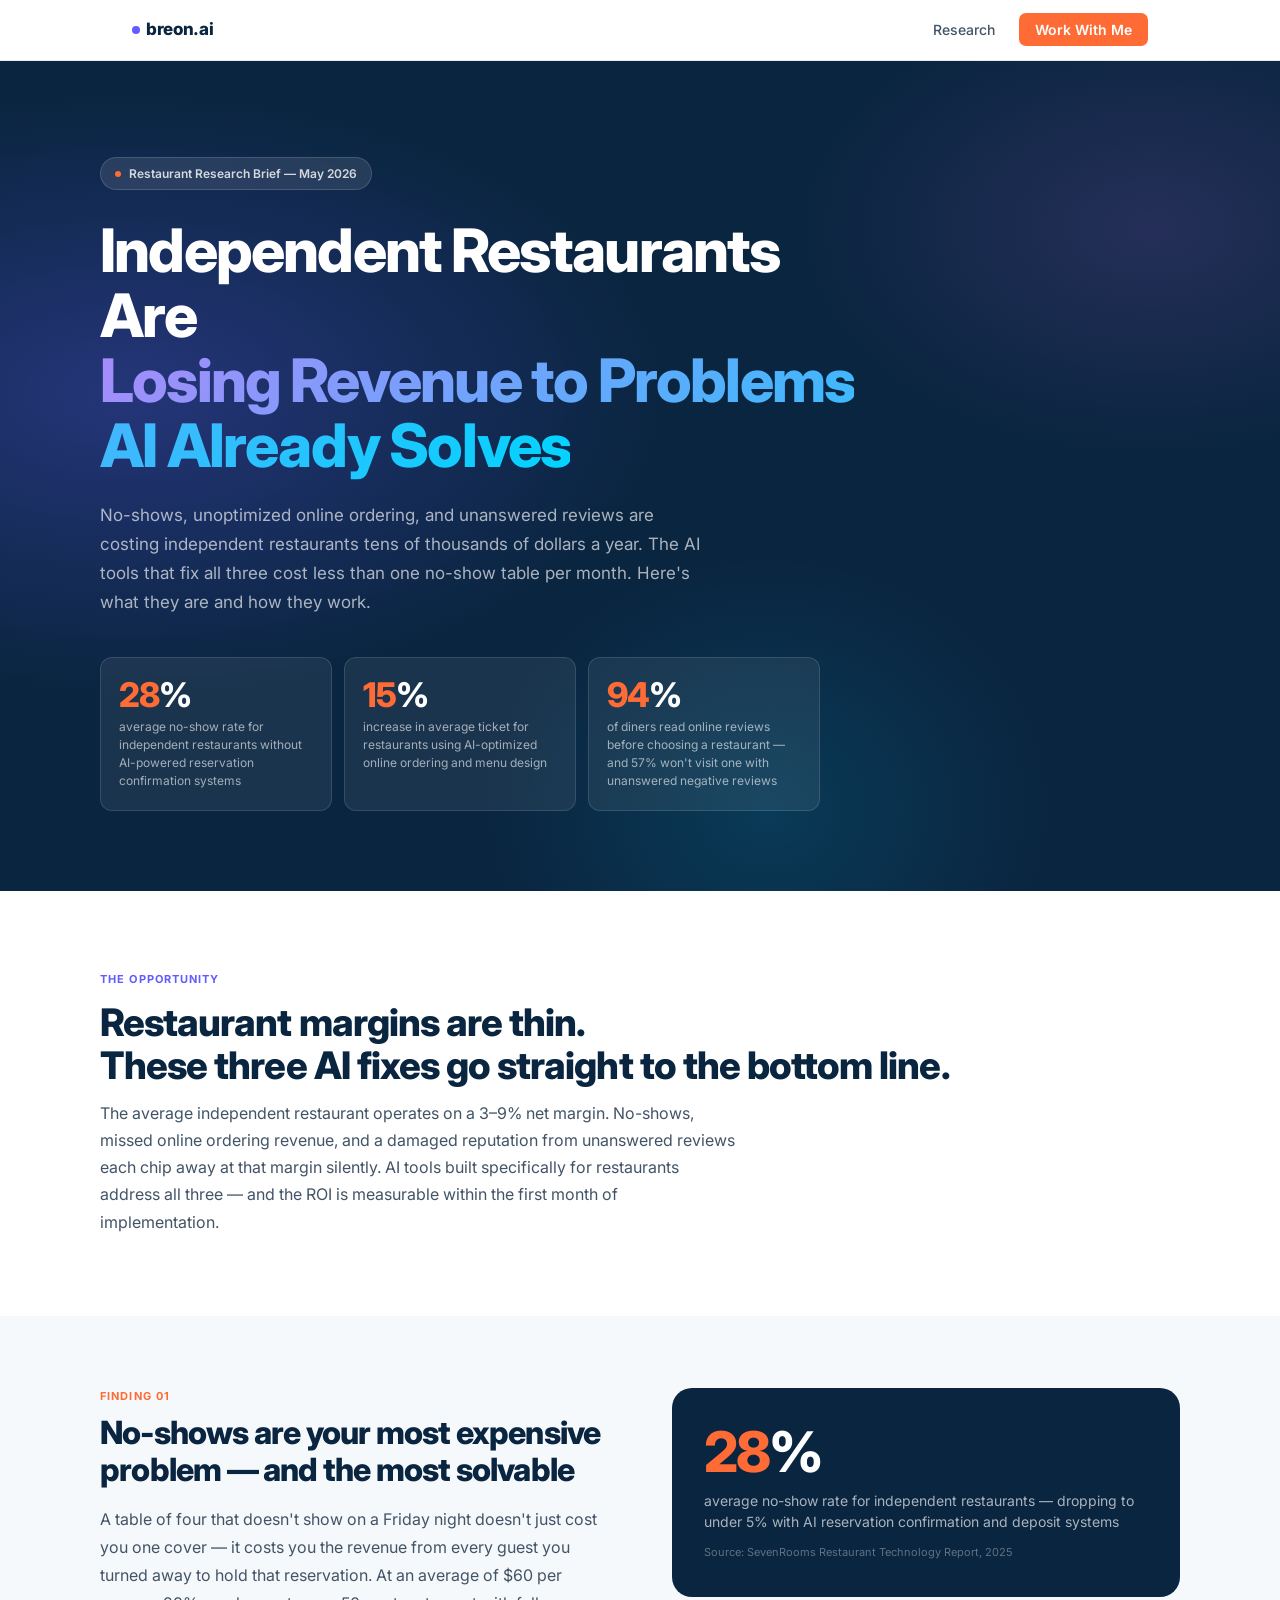
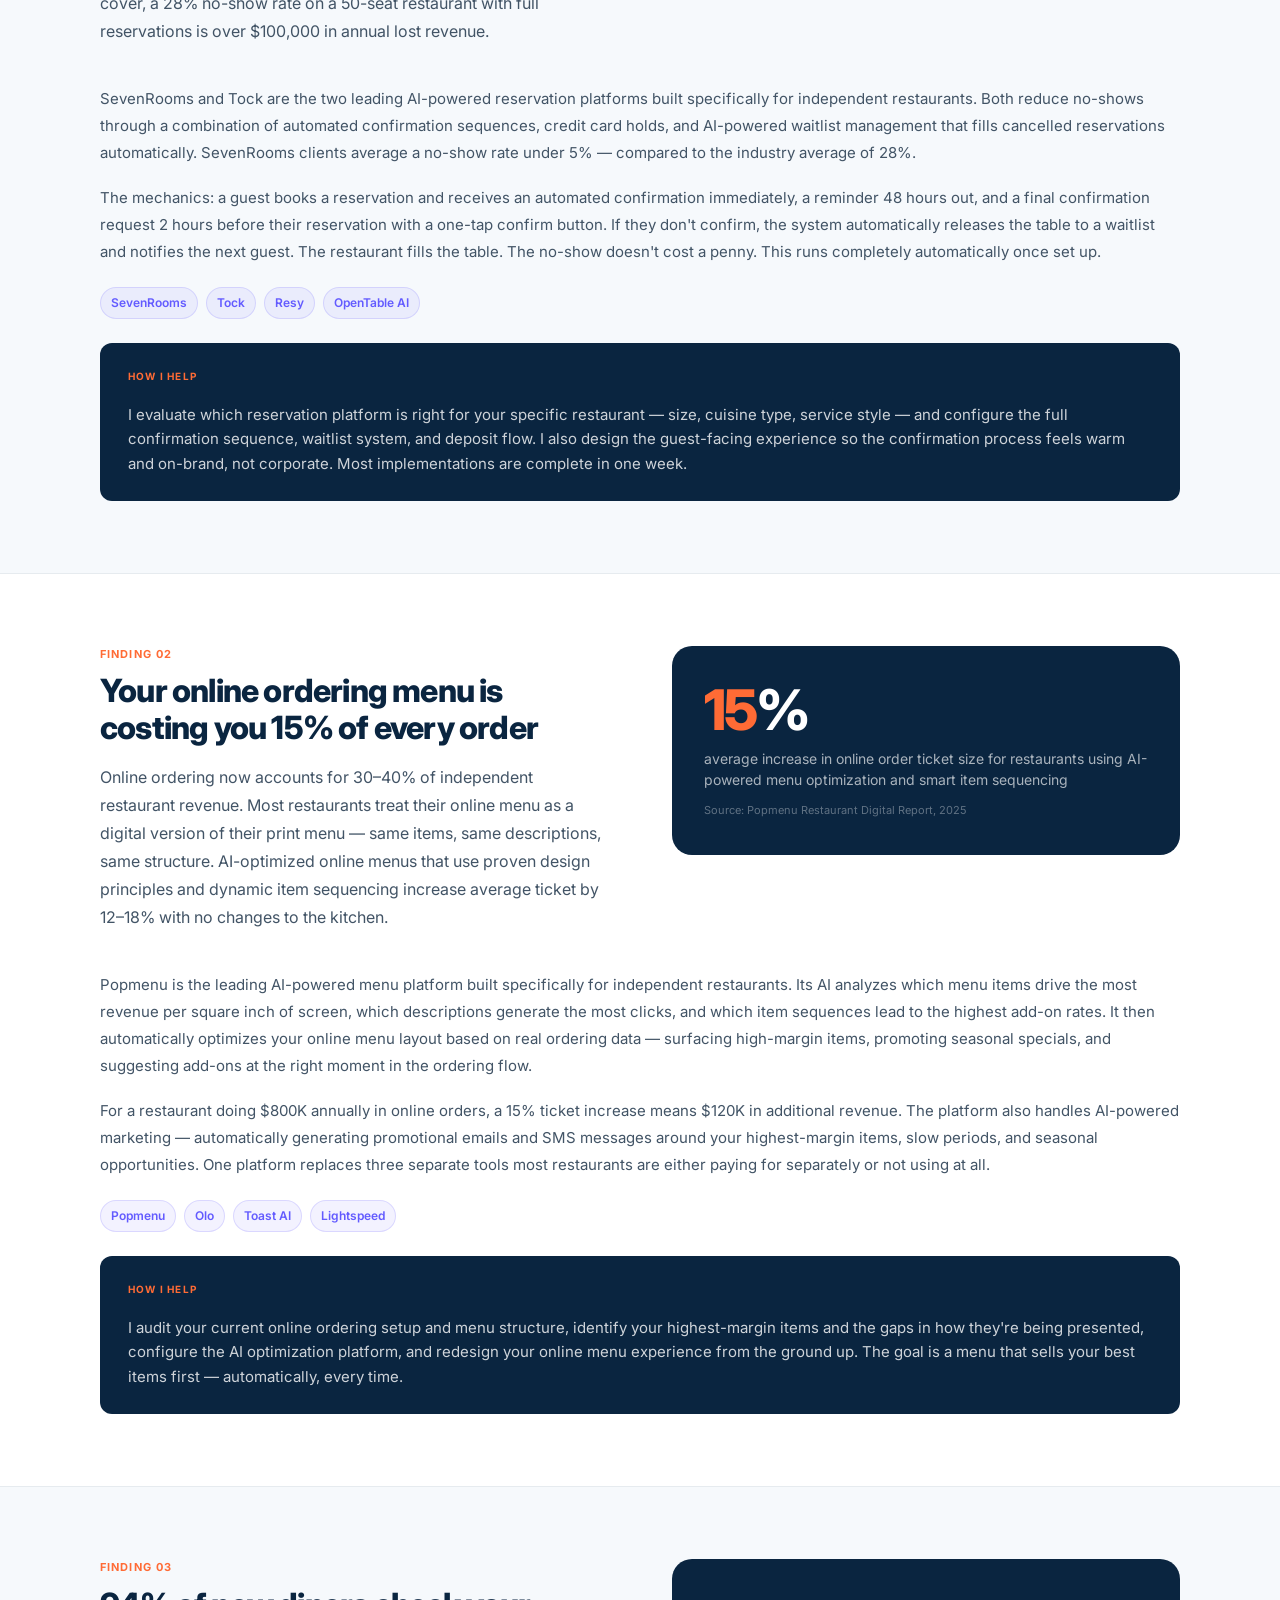
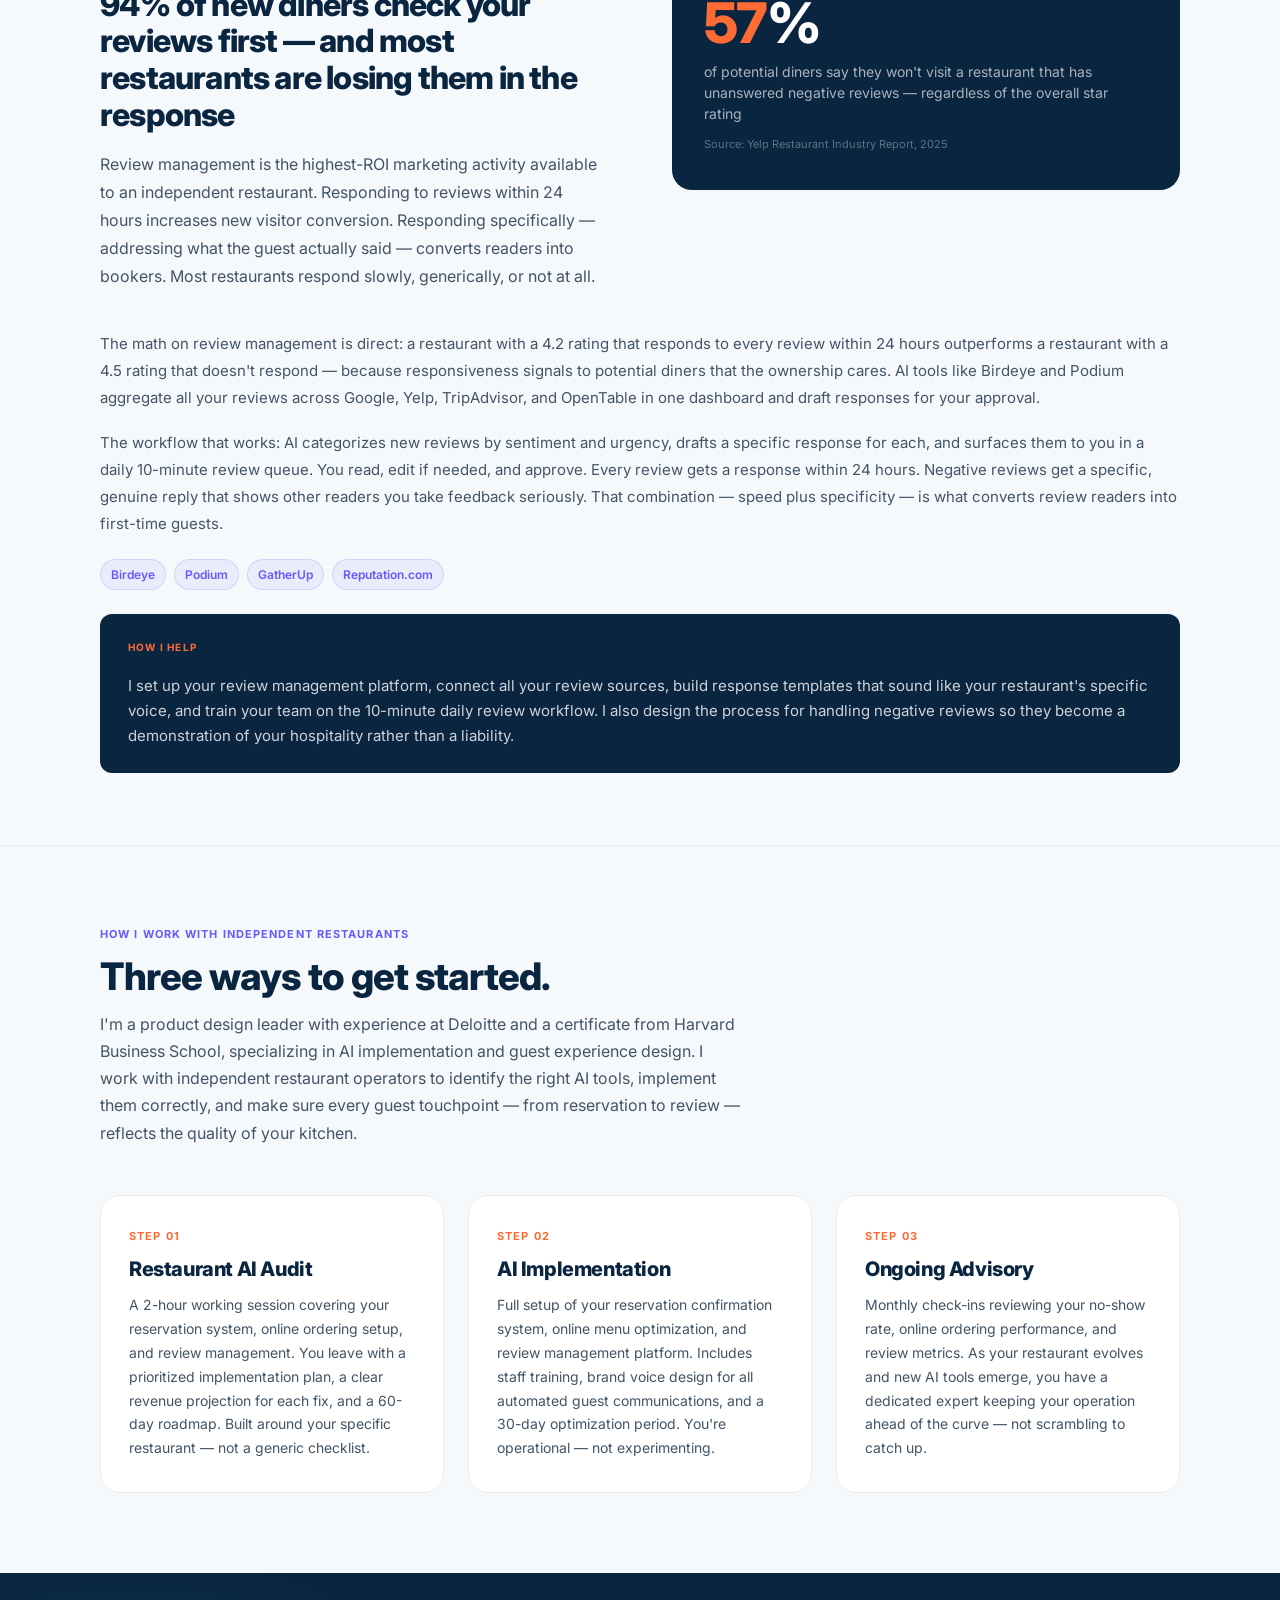
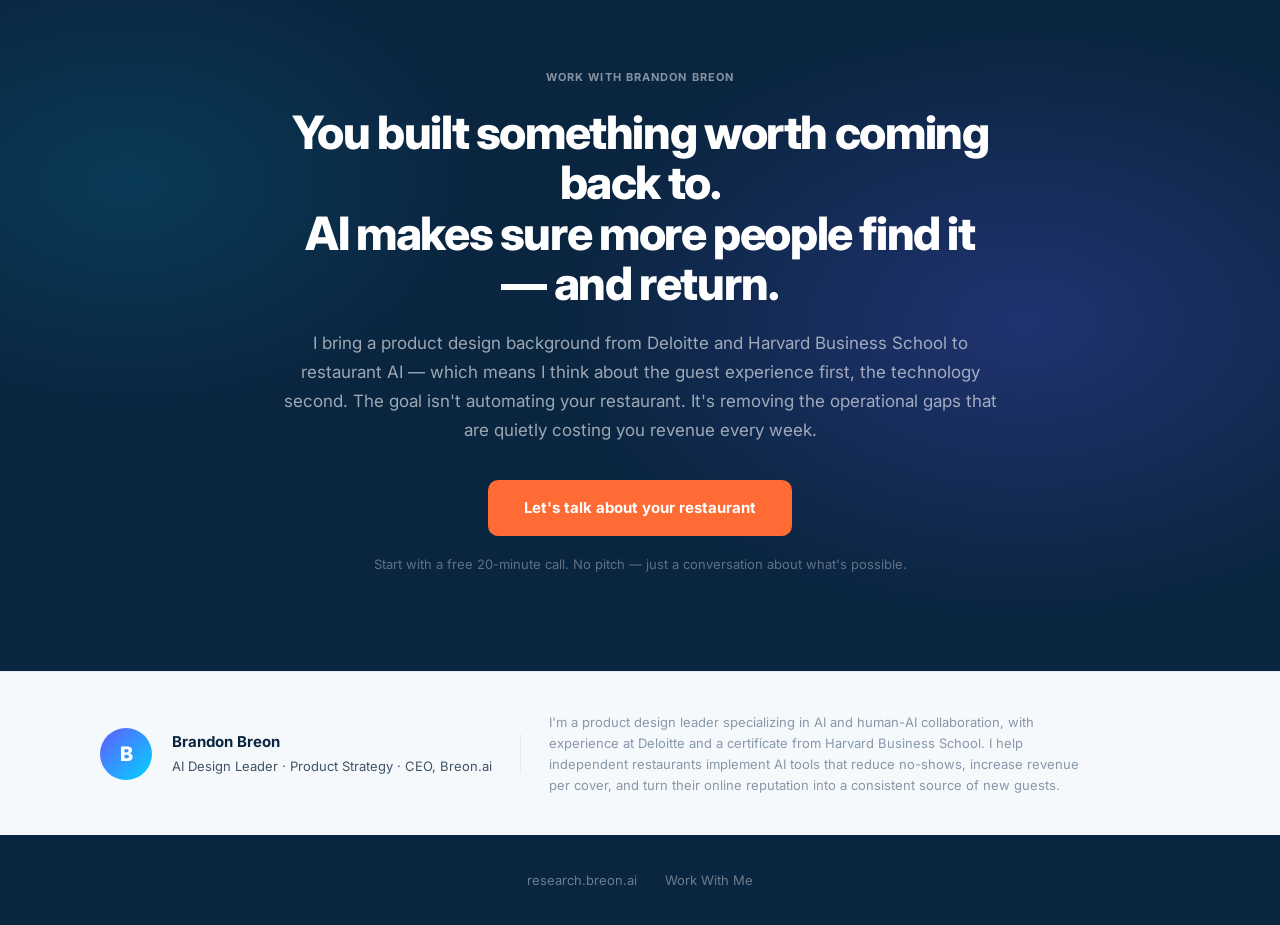
<file: restaurants.html>
<!DOCTYPE html>
<html lang="en">
<head>
<meta charset="UTF-8">
<meta name="viewport" content="width=device-width, initial-scale=1.0">
<title>AI & Independent Restaurants 2026 | Breon.ai</title>
<meta name="description" content="The AI tools transforming independent restaurants — reducing no-shows, increasing average ticket, and turning reviews into reservations. A practical briefing by Brandon Breon, AI design leader.">
<link rel="preconnect" href="https://fonts.googleapis.com">
<link rel="preconnect" href="https://fonts.gstatic.com" crossorigin>
<link href="https://fonts.googleapis.com/css2?family=Inter:wght@300;400;500;600;700;800&display=swap" rel="stylesheet">
<style>
*, *::before, *::after { box-sizing: border-box; margin: 0; padding: 0; }
:root {
  --navy: #0A2540; --purple: #635BFF; --teal: #00D4FF; --orange: #FF6B35;
  --white: #FFFFFF; --surface: #F6F9FC; --text: #0A2540; --muted: #425466;
  --subtle: #8898AA; --border: #E6EBEF; --radius: 12px; --radius-lg: 20px;
  --max-w: 1080px;
}
body { font-family: 'Inter', sans-serif; background: var(--white); color: var(--text); -webkit-font-smoothing: antialiased; line-height: 1.6; }
.nav { position: sticky; top: 0; z-index: 100; background: rgba(255,255,255,0.92); backdrop-filter: blur(12px); border-bottom: 1px solid var(--border); }
.nav-inner { max-width: var(--max-w); margin: 0 auto; padding: 0 32px; display: flex; align-items: center; justify-content: space-between; height: 60px; }
.nav-logo { font-size: 17px; font-weight: 800; color: var(--navy); text-decoration: none; letter-spacing: -0.02em; display: flex; align-items: center; gap: 6px; }
.nav-logo-dot { width: 8px; height: 8px; background: var(--purple); border-radius: 50%; }
.nav-links { display: flex; align-items: center; gap: 24px; list-style: none; }
.nav-links a { font-size: 14px; font-weight: 500; color: var(--muted); text-decoration: none; }
.nav-cta { background: var(--orange) !important; color: white !important; padding: 8px 16px; border-radius: 7px; font-weight: 600 !important; }
.hero { background: var(--navy); position: relative; overflow: hidden; padding: 96px 32px 80px; }
.hero::before { content: ''; position: absolute; inset: 0; background: radial-gradient(ellipse 70% 60% at 10% 40%, rgba(99,91,255,0.30) 0%, transparent 60%), radial-gradient(ellipse 50% 50% at 90% 20%, rgba(118,75,162,0.25) 0%, transparent 55%), radial-gradient(ellipse 40% 55% at 60% 90%, rgba(0,212,255,0.12) 0%, transparent 55%); pointer-events: none; }
.hero-inner { max-width: var(--max-w); margin: 0 auto; position: relative; z-index: 1; }
.hero-tag { display: inline-flex; align-items: center; gap: 8px; background: rgba(255,255,255,0.10); border: 1px solid rgba(255,255,255,0.15); color: rgba(255,255,255,0.80); font-size: 12px; font-weight: 600; padding: 6px 14px; border-radius: 20px; margin-bottom: 28px; }
.hero-tag-dot { width: 6px; height: 6px; background: var(--orange); border-radius: 50%; }
.hero h1 { font-size: clamp(36px, 5vw, 60px); font-weight: 800; line-height: 1.08; letter-spacing: -0.03em; color: var(--white); margin-bottom: 24px; max-width: 780px; }
.hero h1 span { background: linear-gradient(135deg, #a78bfa, var(--teal)); -webkit-background-clip: text; -webkit-text-fill-color: transparent; background-clip: text; }
.hero-sub { font-size: 17px; color: rgba(255,255,255,0.65); line-height: 1.70; max-width: 600px; margin-bottom: 40px; }
.hero-stats { display: grid; grid-template-columns: repeat(3, 1fr); gap: 12px; max-width: 720px; }
.hero-stat { background: rgba(255,255,255,0.07); border: 1px solid rgba(255,255,255,0.12); border-radius: var(--radius); padding: 20px 18px; }
.hero-stat-num { font-size: 34px; font-weight: 800; color: var(--white); letter-spacing: -0.03em; line-height: 1; margin-bottom: 6px; }
.hero-stat-num span { color: var(--orange); }
.hero-stat-label { font-size: 12px; color: rgba(255,255,255,0.60); line-height: 1.5; }
.section { padding: 80px 32px; }
.section-inner { max-width: var(--max-w); margin: 0 auto; }
.eyebrow { font-size: 11px; font-weight: 700; letter-spacing: 0.10em; text-transform: uppercase; color: var(--purple); margin-bottom: 12px; }
.section-title { font-size: clamp(26px, 3.5vw, 38px); font-weight: 800; letter-spacing: -0.025em; color: var(--navy); margin-bottom: 12px; line-height: 1.15; }
.section-sub { font-size: 16px; color: var(--muted); line-height: 1.70; max-width: 640px; }
.finding { padding: 72px 32px; border-bottom: 1px solid var(--border); }
.finding:nth-child(even) { background: var(--surface); }
.finding-inner { max-width: var(--max-w); margin: 0 auto; }
.finding-header { display: grid; grid-template-columns: 1fr 1fr; gap: 64px; align-items: start; margin-bottom: 40px; }
.finding-num { font-size: 11px; font-weight: 700; letter-spacing: 0.10em; text-transform: uppercase; color: var(--orange); margin-bottom: 10px; }
.finding-title { font-size: clamp(22px, 2.8vw, 32px); font-weight: 800; letter-spacing: -0.025em; color: var(--navy); line-height: 1.15; margin-bottom: 16px; }
.finding-summary { font-size: 16px; color: var(--muted); line-height: 1.75; }
.finding-stat { background: var(--navy); border-radius: var(--radius-lg); padding: 36px 32px; }
.finding-stat-num { font-size: 56px; font-weight: 800; letter-spacing: -0.04em; line-height: 1; margin-bottom: 10px; color: var(--white); }
.finding-stat-num span { color: var(--orange); }
.finding-stat-label { font-size: 14px; color: rgba(255,255,255,0.65); line-height: 1.5; }
.finding-stat-source { font-size: 11px; color: rgba(255,255,255,0.35); margin-top: 12px; }
.finding-body { font-size: 15px; color: var(--muted); line-height: 1.80; }
.finding-body p { margin-bottom: 18px; }
.finding-body p:last-child { margin-bottom: 0; }
.tool-tag { display: inline-flex; align-items: center; gap: 6px; background: rgba(99,91,255,0.08); border: 1px solid rgba(99,91,255,0.18); color: var(--purple); font-size: 12px; font-weight: 600; padding: 4px 10px; border-radius: 20px; margin: 4px 4px 4px 0; }
.tools-row { margin-bottom: 20px; }
.how-i-help { background: var(--navy); border-radius: var(--radius); padding: 24px 28px; margin-top: 16px; }
.how-i-help-label { font-size: 10px; font-weight: 700; letter-spacing: 0.12em; text-transform: uppercase; color: var(--orange); margin-bottom: 8px; }
.how-i-help-text { font-size: 15px; color: rgba(255,255,255,0.80); line-height: 1.65; }
.services { padding: 80px 32px; background: var(--surface); }
.services-inner { max-width: var(--max-w); margin: 0 auto; }
.services-grid { display: grid; grid-template-columns: repeat(3, 1fr); gap: 24px; margin-top: 48px; }
.service-card { background: var(--white); border: 1px solid var(--border); border-radius: var(--radius-lg); padding: 32px 28px; }
.service-num { font-size: 11px; font-weight: 700; letter-spacing: 0.10em; text-transform: uppercase; color: var(--orange); margin-bottom: 12px; }
.service-title { font-size: 20px; font-weight: 800; color: var(--navy); letter-spacing: -0.02em; margin-bottom: 12px; line-height: 1.2; }
.service-desc { font-size: 14px; color: var(--muted); line-height: 1.70; }
.cta-section { background: var(--navy); padding: 96px 32px; position: relative; overflow: hidden; }
.cta-section::before { content: ''; position: absolute; inset: 0; background: radial-gradient(ellipse 60% 70% at 80% 50%, rgba(99,91,255,0.25) 0%, transparent 60%), radial-gradient(ellipse 50% 60% at 10% 30%, rgba(0,212,255,0.12) 0%, transparent 55%); pointer-events: none; }
.cta-inner { max-width: 720px; margin: 0 auto; text-align: center; position: relative; z-index: 1; }
.cta-eyebrow { font-size: 11px; font-weight: 700; letter-spacing: 0.10em; text-transform: uppercase; color: rgba(255,255,255,0.50); margin-bottom: 20px; }
.cta-title { font-size: clamp(28px, 4vw, 46px); font-weight: 800; letter-spacing: -0.03em; color: var(--white); line-height: 1.10; margin-bottom: 20px; }
.cta-sub { font-size: 17px; color: rgba(255,255,255,0.60); line-height: 1.70; margin-bottom: 36px; }
.cta-btn { display: inline-block; background: var(--orange); color: white; font-size: 15px; font-weight: 700; padding: 16px 36px; border-radius: 10px; text-decoration: none; transition: background 0.15s; }
.cta-btn:hover { background: #E85A25; }
.cta-note { font-size: 13px; color: rgba(255,255,255,0.35); margin-top: 18px; }
.author-strip { background: var(--surface); border-top: 1px solid var(--border); padding: 40px 32px; }
.author-inner { max-width: var(--max-w); margin: 0 auto; display: flex; align-items: center; gap: 20px; }
.author-avatar { width: 52px; height: 52px; background: linear-gradient(135deg, var(--purple), var(--teal)); border-radius: 50%; flex-shrink: 0; display: flex; align-items: center; justify-content: center; font-size: 20px; font-weight: 800; color: white; }
.author-name { font-size: 15px; font-weight: 700; color: var(--navy); }
.author-title { font-size: 13px; color: var(--muted); margin-top: 2px; }
.author-divider { width: 1px; height: 40px; background: var(--border); margin: 0 8px; }
.author-note { font-size: 13px; color: var(--subtle); line-height: 1.60; max-width: 540px; }
footer { background: var(--navy); padding: 32px; text-align: center; }
footer a { color: rgba(255,255,255,0.40); font-size: 13px; text-decoration: none; margin: 0 12px; }
footer a:hover { color: rgba(255,255,255,0.70); }
@media (max-width: 768px) {
  .hero-stats { grid-template-columns: 1fr 1fr; }
  .finding-header { grid-template-columns: 1fr; gap: 32px; }
  .services-grid { grid-template-columns: 1fr; }
  .author-inner { flex-wrap: wrap; }
  .author-divider { display: none; }
}
</style>
</head>
<body>

<nav class="nav">
  <div class="nav-inner">
    <a href="https://breon.ai" class="nav-logo"><span class="nav-logo-dot"></span>breon.ai</a>
    <ul class="nav-links">
      <li><a href="https://research.breon.ai">Research</a></li>
      <li><a href="https://research.breon.ai/work-with-me.html" class="nav-cta">Work With Me</a></li>
    </ul>
  </div>
</nav>

<section class="hero">
  <div class="hero-inner">
    <div class="hero-tag"><span class="hero-tag-dot"></span>Restaurant Research Brief — May 2026</div>
    <h1>Independent Restaurants Are<br><span>Losing Revenue to Problems AI Already Solves</span></h1>
    <p class="hero-sub">No-shows, unoptimized online ordering, and unanswered reviews are costing independent restaurants tens of thousands of dollars a year. The AI tools that fix all three cost less than one no-show table per month. Here's what they are and how they work.</p>
    <div class="hero-stats">
      <div class="hero-stat">
        <div class="hero-stat-num"><span>28</span>%</div>
        <div class="hero-stat-label">average no-show rate for independent restaurants without AI-powered reservation confirmation systems</div>
      </div>
      <div class="hero-stat">
        <div class="hero-stat-num"><span>15</span>%</div>
        <div class="hero-stat-label">increase in average ticket for restaurants using AI-optimized online ordering and menu design</div>
      </div>
      <div class="hero-stat">
        <div class="hero-stat-num"><span>94</span>%</div>
        <div class="hero-stat-label">of diners read online reviews before choosing a restaurant — and 57% won't visit one with unanswered negative reviews</div>
      </div>
    </div>
  </div>
</section>

<section class="section">
  <div class="section-inner">
    <p class="eyebrow">The opportunity</p>
    <h2 class="section-title">Restaurant margins are thin.<br>These three AI fixes go straight to the bottom line.</h2>
    <p class="section-sub">The average independent restaurant operates on a 3–9% net margin. No-shows, missed online ordering revenue, and a damaged reputation from unanswered reviews each chip away at that margin silently. AI tools built specifically for restaurants address all three — and the ROI is measurable within the first month of implementation.</p>
  </div>
</section>

<div class="finding">
  <div class="finding-inner">
    <div class="finding-header">
      <div>
        <p class="finding-num">Finding 01</p>
        <h3 class="finding-title">No-shows are your most expensive problem — and the most solvable</h3>
        <p class="finding-summary">A table of four that doesn't show on a Friday night doesn't just cost you one cover — it costs you the revenue from every guest you turned away to hold that reservation. At an average of $60 per cover, a 28% no-show rate on a 50-seat restaurant with full reservations is over $100,000 in annual lost revenue.</p>
      </div>
      <div class="finding-stat">
        <div class="finding-stat-num"><span>28</span>%</div>
        <div class="finding-stat-label">average no-show rate for independent restaurants — dropping to under 5% with AI reservation confirmation and deposit systems</div>
        <div class="finding-stat-source">Source: SevenRooms Restaurant Technology Report, 2025</div>
      </div>
    </div>
    <div class="finding-body">
      <p>SevenRooms and Tock are the two leading AI-powered reservation platforms built specifically for independent restaurants. Both reduce no-shows through a combination of automated confirmation sequences, credit card holds, and AI-powered waitlist management that fills cancelled reservations automatically. SevenRooms clients average a no-show rate under 5% — compared to the industry average of 28%.</p>
      <p>The mechanics: a guest books a reservation and receives an automated confirmation immediately, a reminder 48 hours out, and a final confirmation request 2 hours before their reservation with a one-tap confirm button. If they don't confirm, the system automatically releases the table to a waitlist and notifies the next guest. The restaurant fills the table. The no-show doesn't cost a penny. This runs completely automatically once set up.</p>
      <div class="tools-row">
        <span class="tool-tag">SevenRooms</span>
        <span class="tool-tag">Tock</span>
        <span class="tool-tag">Resy</span>
        <span class="tool-tag">OpenTable AI</span>
      </div>
      <div class="how-i-help">
        <p class="how-i-help-label">How I help</p>
        <p class="how-i-help-text">I evaluate which reservation platform is right for your specific restaurant — size, cuisine type, service style — and configure the full confirmation sequence, waitlist system, and deposit flow. I also design the guest-facing experience so the confirmation process feels warm and on-brand, not corporate. Most implementations are complete in one week.</p>
      </div>
    </div>
  </div>
</div>

<div class="finding">
  <div class="finding-inner">
    <div class="finding-header">
      <div>
        <p class="finding-num">Finding 02</p>
        <h3 class="finding-title">Your online ordering menu is costing you 15% of every order</h3>
        <p class="finding-summary">Online ordering now accounts for 30–40% of independent restaurant revenue. Most restaurants treat their online menu as a digital version of their print menu — same items, same descriptions, same structure. AI-optimized online menus that use proven design principles and dynamic item sequencing increase average ticket by 12–18% with no changes to the kitchen.</p>
      </div>
      <div class="finding-stat">
        <div class="finding-stat-num"><span>15</span>%</div>
        <div class="finding-stat-label">average increase in online order ticket size for restaurants using AI-powered menu optimization and smart item sequencing</div>
        <div class="finding-stat-source">Source: Popmenu Restaurant Digital Report, 2025</div>
      </div>
    </div>
    <div class="finding-body">
      <p>Popmenu is the leading AI-powered menu platform built specifically for independent restaurants. Its AI analyzes which menu items drive the most revenue per square inch of screen, which descriptions generate the most clicks, and which item sequences lead to the highest add-on rates. It then automatically optimizes your online menu layout based on real ordering data — surfacing high-margin items, promoting seasonal specials, and suggesting add-ons at the right moment in the ordering flow.</p>
      <p>For a restaurant doing $800K annually in online orders, a 15% ticket increase means $120K in additional revenue. The platform also handles AI-powered marketing — automatically generating promotional emails and SMS messages around your highest-margin items, slow periods, and seasonal opportunities. One platform replaces three separate tools most restaurants are either paying for separately or not using at all.</p>
      <div class="tools-row">
        <span class="tool-tag">Popmenu</span>
        <span class="tool-tag">Olo</span>
        <span class="tool-tag">Toast AI</span>
        <span class="tool-tag">Lightspeed</span>
      </div>
      <div class="how-i-help">
        <p class="how-i-help-label">How I help</p>
        <p class="how-i-help-text">I audit your current online ordering setup and menu structure, identify your highest-margin items and the gaps in how they're being presented, configure the AI optimization platform, and redesign your online menu experience from the ground up. The goal is a menu that sells your best items first — automatically, every time.</p>
      </div>
    </div>
  </div>
</div>

<div class="finding">
  <div class="finding-inner">
    <div class="finding-header">
      <div>
        <p class="finding-num">Finding 03</p>
        <h3 class="finding-title">94% of new diners check your reviews first — and most restaurants are losing them in the response</h3>
        <p class="finding-summary">Review management is the highest-ROI marketing activity available to an independent restaurant. Responding to reviews within 24 hours increases new visitor conversion. Responding specifically — addressing what the guest actually said — converts readers into bookers. Most restaurants respond slowly, generically, or not at all.</p>
      </div>
      <div class="finding-stat">
        <div class="finding-stat-num"><span>57</span>%</div>
        <div class="finding-stat-label">of potential diners say they won't visit a restaurant that has unanswered negative reviews — regardless of the overall star rating</div>
        <div class="finding-stat-source">Source: Yelp Restaurant Industry Report, 2025</div>
      </div>
    </div>
    <div class="finding-body">
      <p>The math on review management is direct: a restaurant with a 4.2 rating that responds to every review within 24 hours outperforms a restaurant with a 4.5 rating that doesn't respond — because responsiveness signals to potential diners that the ownership cares. AI tools like Birdeye and Podium aggregate all your reviews across Google, Yelp, TripAdvisor, and OpenTable in one dashboard and draft responses for your approval.</p>
      <p>The workflow that works: AI categorizes new reviews by sentiment and urgency, drafts a specific response for each, and surfaces them to you in a daily 10-minute review queue. You read, edit if needed, and approve. Every review gets a response within 24 hours. Negative reviews get a specific, genuine reply that shows other readers you take feedback seriously. That combination — speed plus specificity — is what converts review readers into first-time guests.</p>
      <div class="tools-row">
        <span class="tool-tag">Birdeye</span>
        <span class="tool-tag">Podium</span>
        <span class="tool-tag">GatherUp</span>
        <span class="tool-tag">Reputation.com</span>
      </div>
      <div class="how-i-help">
        <p class="how-i-help-label">How I help</p>
        <p class="how-i-help-text">I set up your review management platform, connect all your review sources, build response templates that sound like your restaurant's specific voice, and train your team on the 10-minute daily review workflow. I also design the process for handling negative reviews so they become a demonstration of your hospitality rather than a liability.</p>
      </div>
    </div>
  </div>
</div>

<section class="services">
  <div class="services-inner">
    <p class="eyebrow">How I work with independent restaurants</p>
    <h2 class="section-title">Three ways to get started.</h2>
    <p class="section-sub">I'm a product design leader with experience at Deloitte and a certificate from Harvard Business School, specializing in AI implementation and guest experience design. I work with independent restaurant operators to identify the right AI tools, implement them correctly, and make sure every guest touchpoint — from reservation to review — reflects the quality of your kitchen.</p>
    <div class="services-grid">
      <div class="service-card">
        <p class="service-num">Step 01</p>
        <h3 class="service-title">Restaurant AI Audit</h3>
        <p class="service-desc">A 2-hour working session covering your reservation system, online ordering setup, and review management. You leave with a prioritized implementation plan, a clear revenue projection for each fix, and a 60-day roadmap. Built around your specific restaurant — not a generic checklist.</p>
      </div>
      <div class="service-card">
        <p class="service-num">Step 02</p>
        <h3 class="service-title">AI Implementation</h3>
        <p class="service-desc">Full setup of your reservation confirmation system, online menu optimization, and review management platform. Includes staff training, brand voice design for all automated guest communications, and a 30-day optimization period. You're operational — not experimenting.</p>
      </div>
      <div class="service-card">
        <p class="service-num">Step 03</p>
        <h3 class="service-title">Ongoing Advisory</h3>
        <p class="service-desc">Monthly check-ins reviewing your no-show rate, online ordering performance, and review metrics. As your restaurant evolves and new AI tools emerge, you have a dedicated expert keeping your operation ahead of the curve — not scrambling to catch up.</p>
      </div>
    </div>
  </div>
</section>

<section class="cta-section">
  <div class="cta-inner">
    <p class="cta-eyebrow">Work with Brandon Breon</p>
    <h2 class="cta-title">You built something worth coming back to.<br>AI makes sure more people find it — and return.</h2>
    <p class="cta-sub">I bring a product design background from Deloitte and Harvard Business School to restaurant AI — which means I think about the guest experience first, the technology second. The goal isn't automating your restaurant. It's removing the operational gaps that are quietly costing you revenue every week.</p>
    <a href="https://research.breon.ai/work-with-me.html" class="cta-btn">Let's talk about your restaurant</a>
    <p class="cta-note">Start with a free 20-minute call. No pitch — just a conversation about what's possible.</p>
  </div>
</section>

<div class="author-strip">
  <div class="author-inner">
    <div class="author-avatar">B</div>
    <div>
      <div class="author-name">Brandon Breon</div>
      <div class="author-title">AI Design Leader · Product Strategy · CEO, Breon.ai</div>
    </div>
    <div class="author-divider"></div>
    <p class="author-note">I'm a product design leader specializing in AI and human-AI collaboration, with experience at Deloitte and a certificate from Harvard Business School. I help independent restaurants implement AI tools that reduce no-shows, increase revenue per cover, and turn their online reputation into a consistent source of new guests.</p>
  </div>
</div>

<footer>
  <a href="https://research.breon.ai">research.breon.ai</a>
  <a href="https://research.breon.ai/work-with-me.html">Work With Me</a>
</footer>

</body>
</html>
</file>
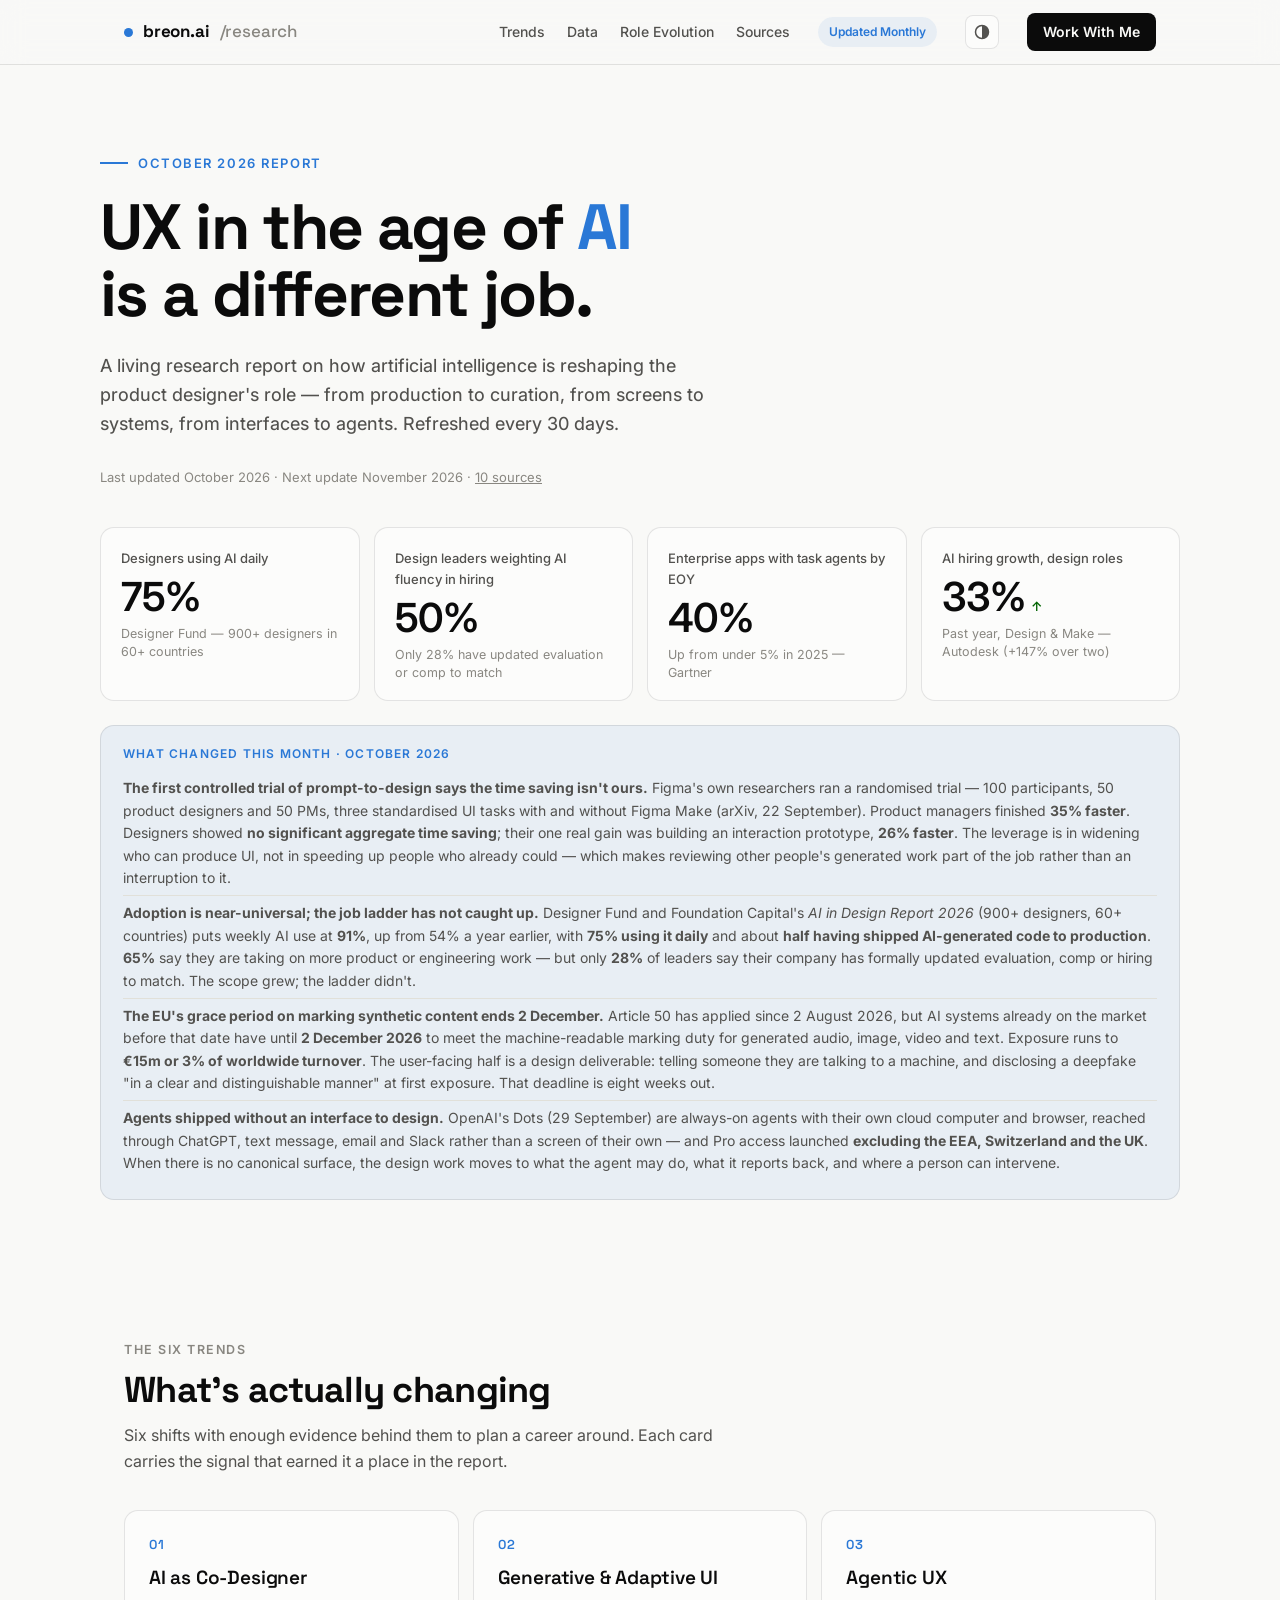
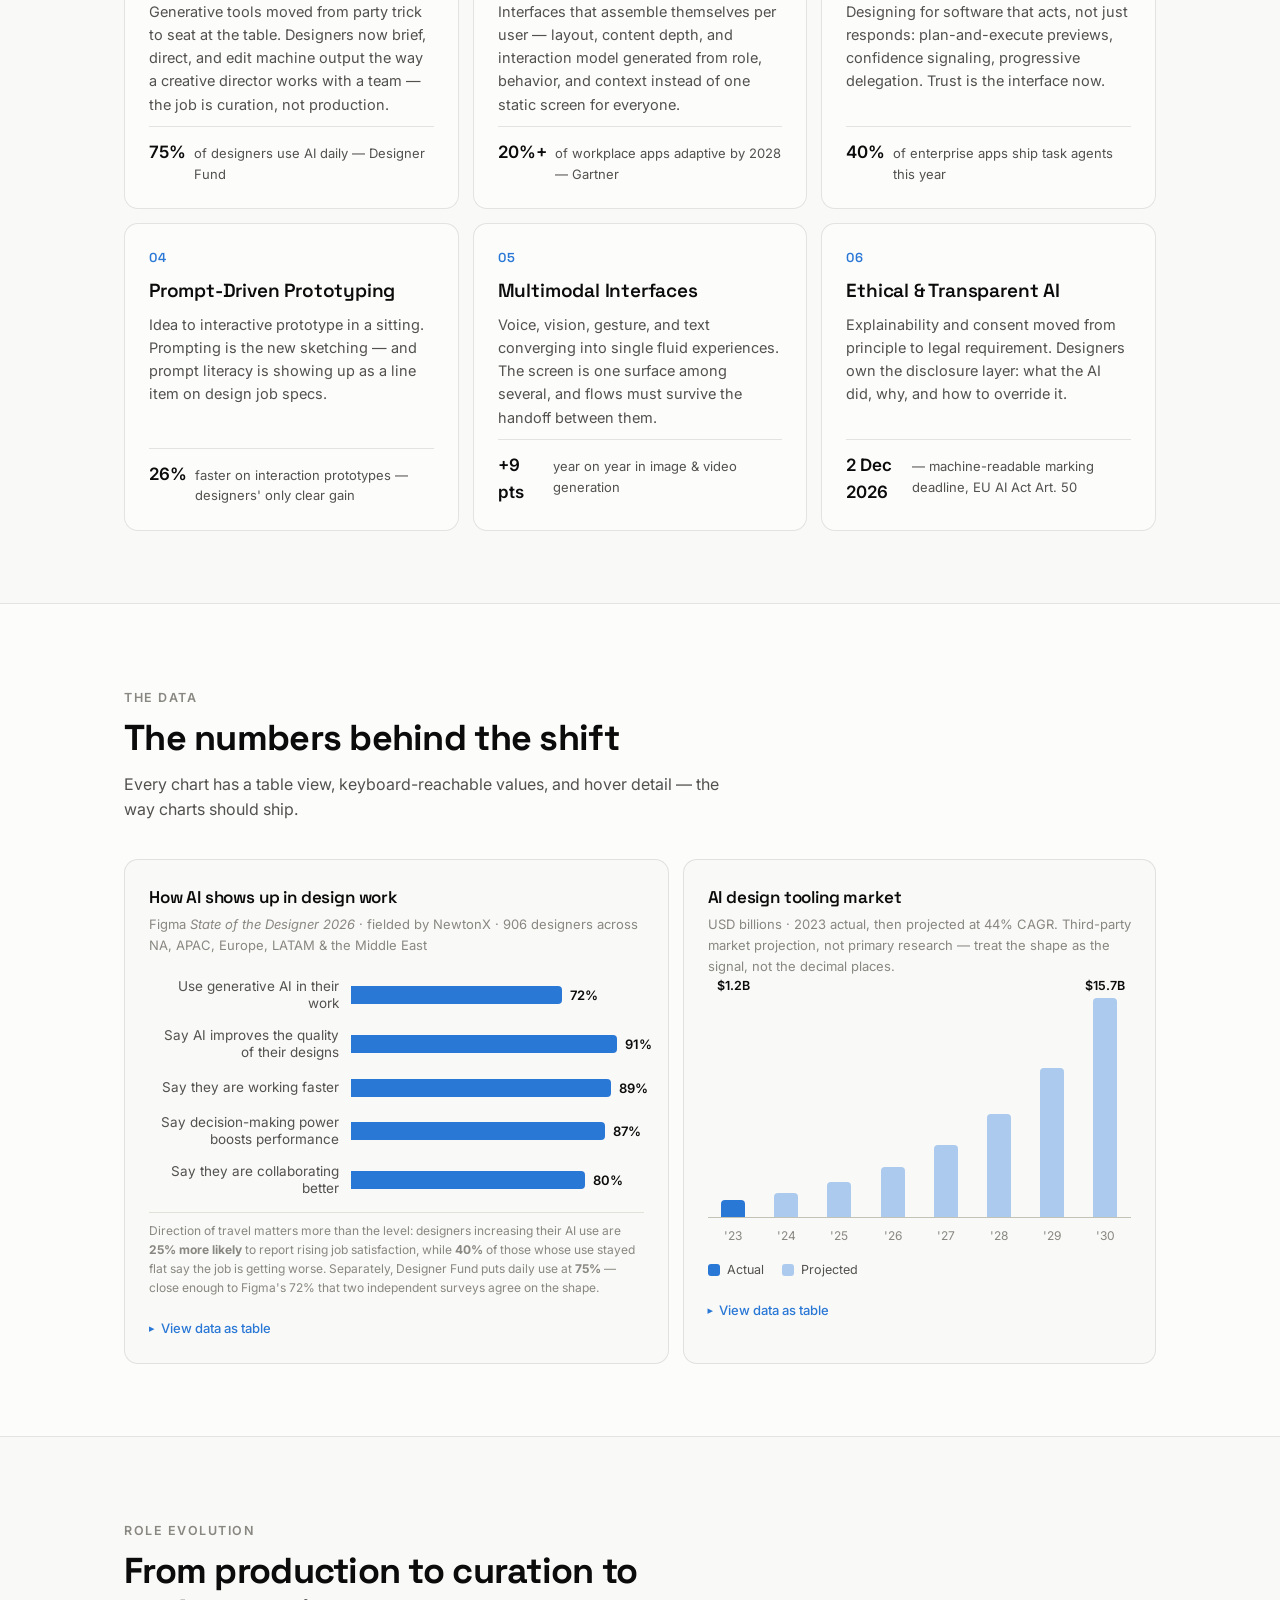
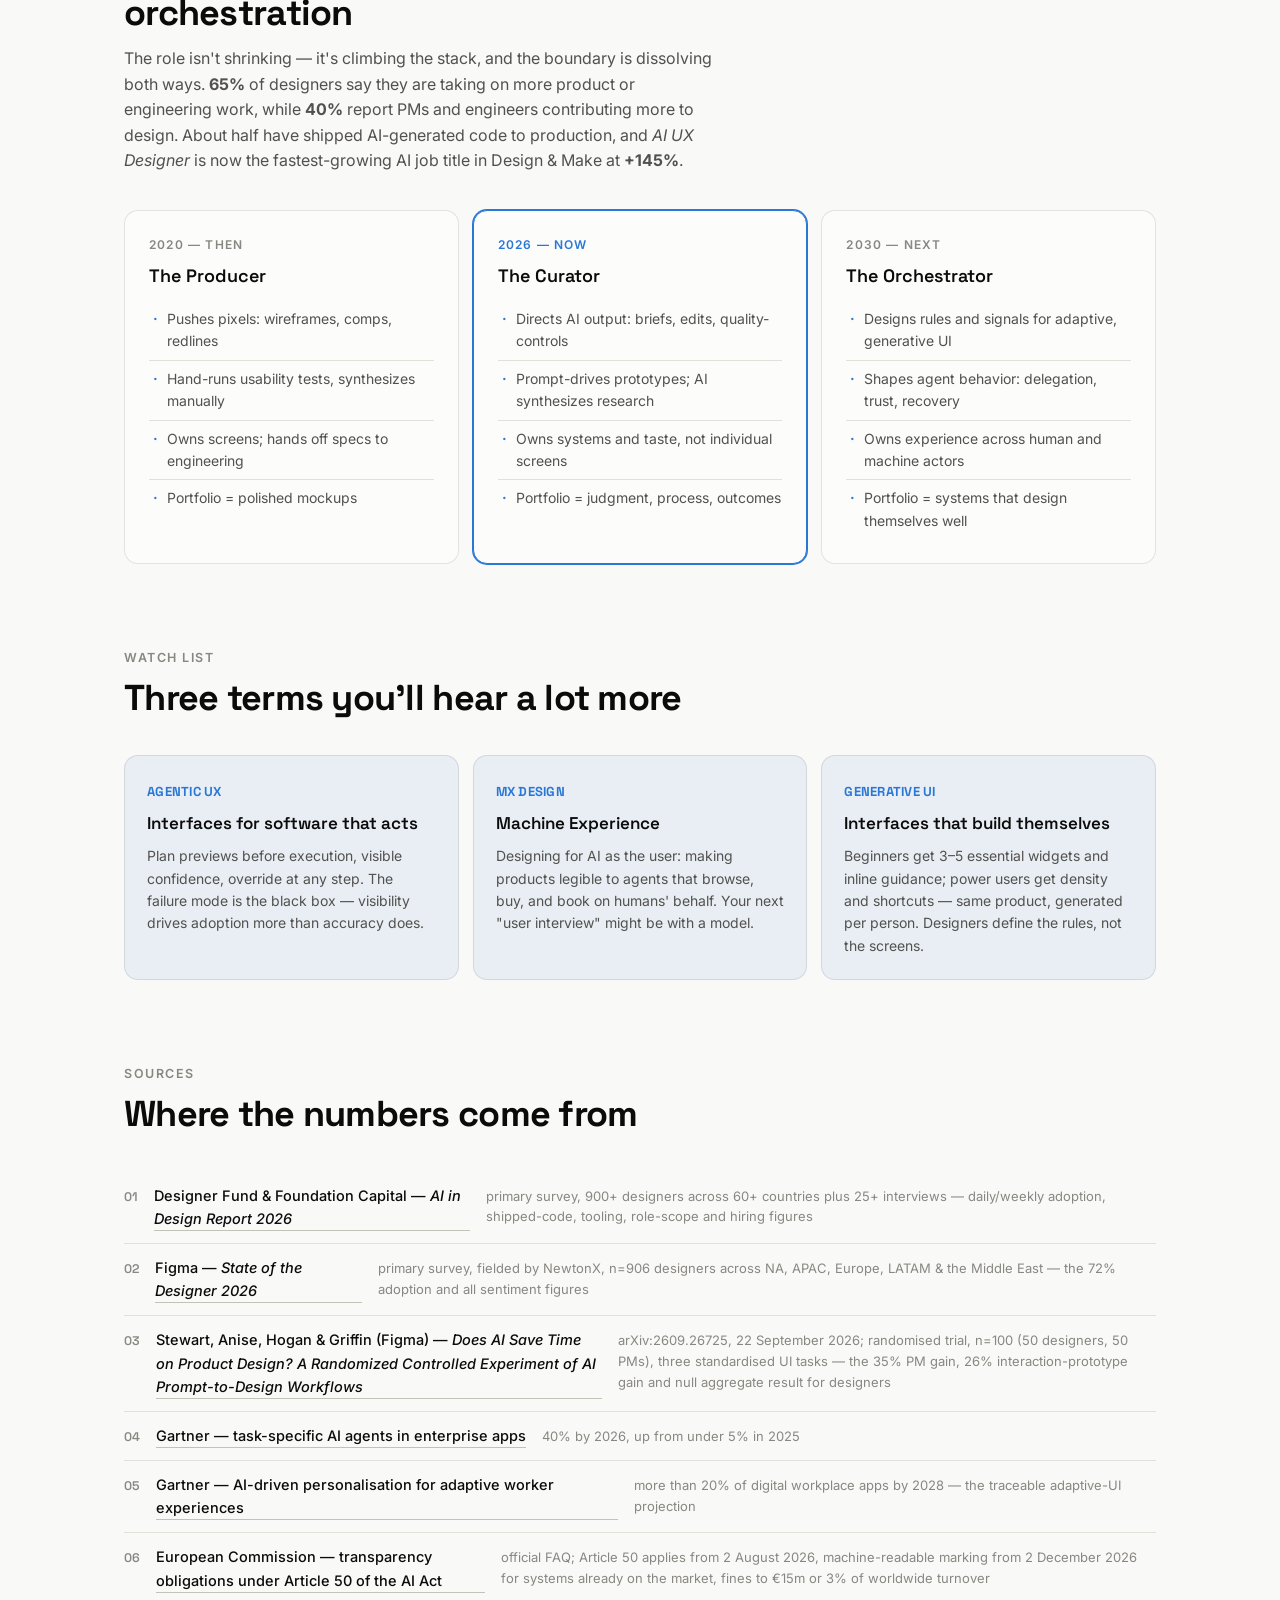
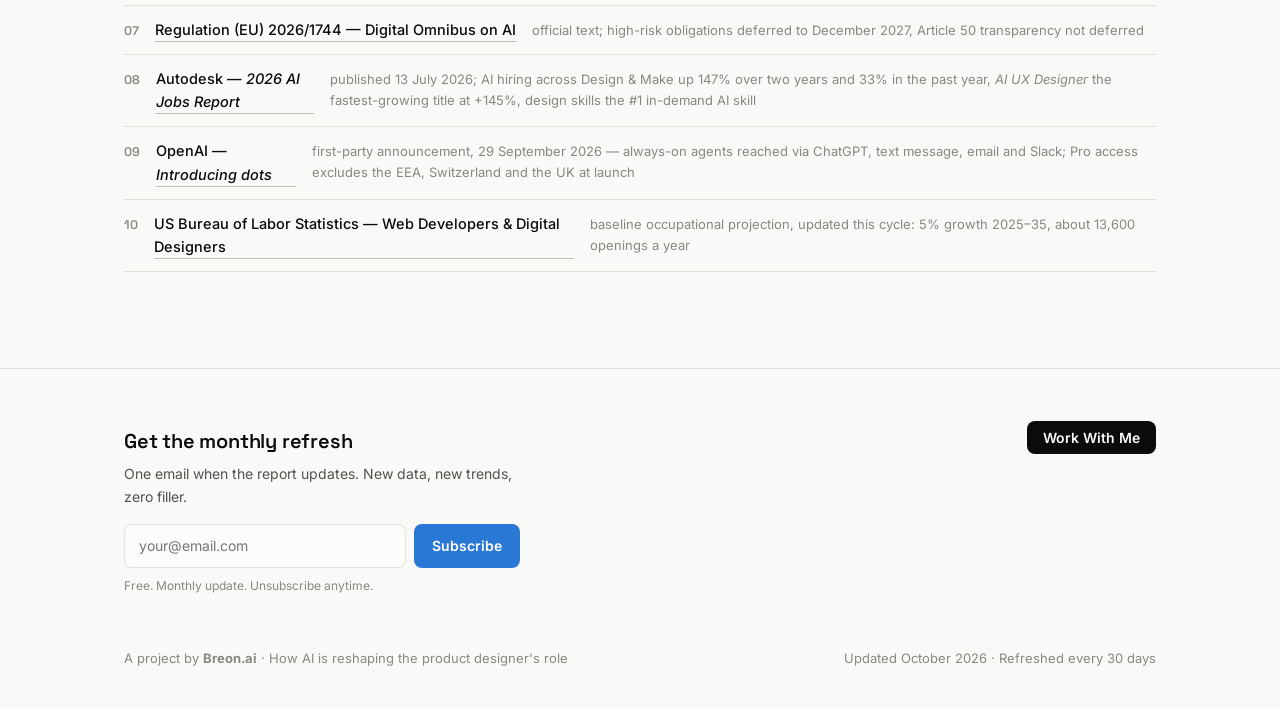
<file: role-evolution.html>
<!DOCTYPE html>
<html lang="en">
<head>
<meta charset="UTF-8">
<title>Redirecting — Role Evolution</title>
<meta http-equiv="refresh" content="0; url=/#roles">
<link rel="canonical" href="https://research.breon.ai/#roles">
<script>location.replace('/#roles')</script>
</head>
<body style="font-family:system-ui,sans-serif;padding:40px">
<p>This page has moved — <a href="/#roles">continue to the role evolution section</a>.</p>
</body>
</html>
</file>
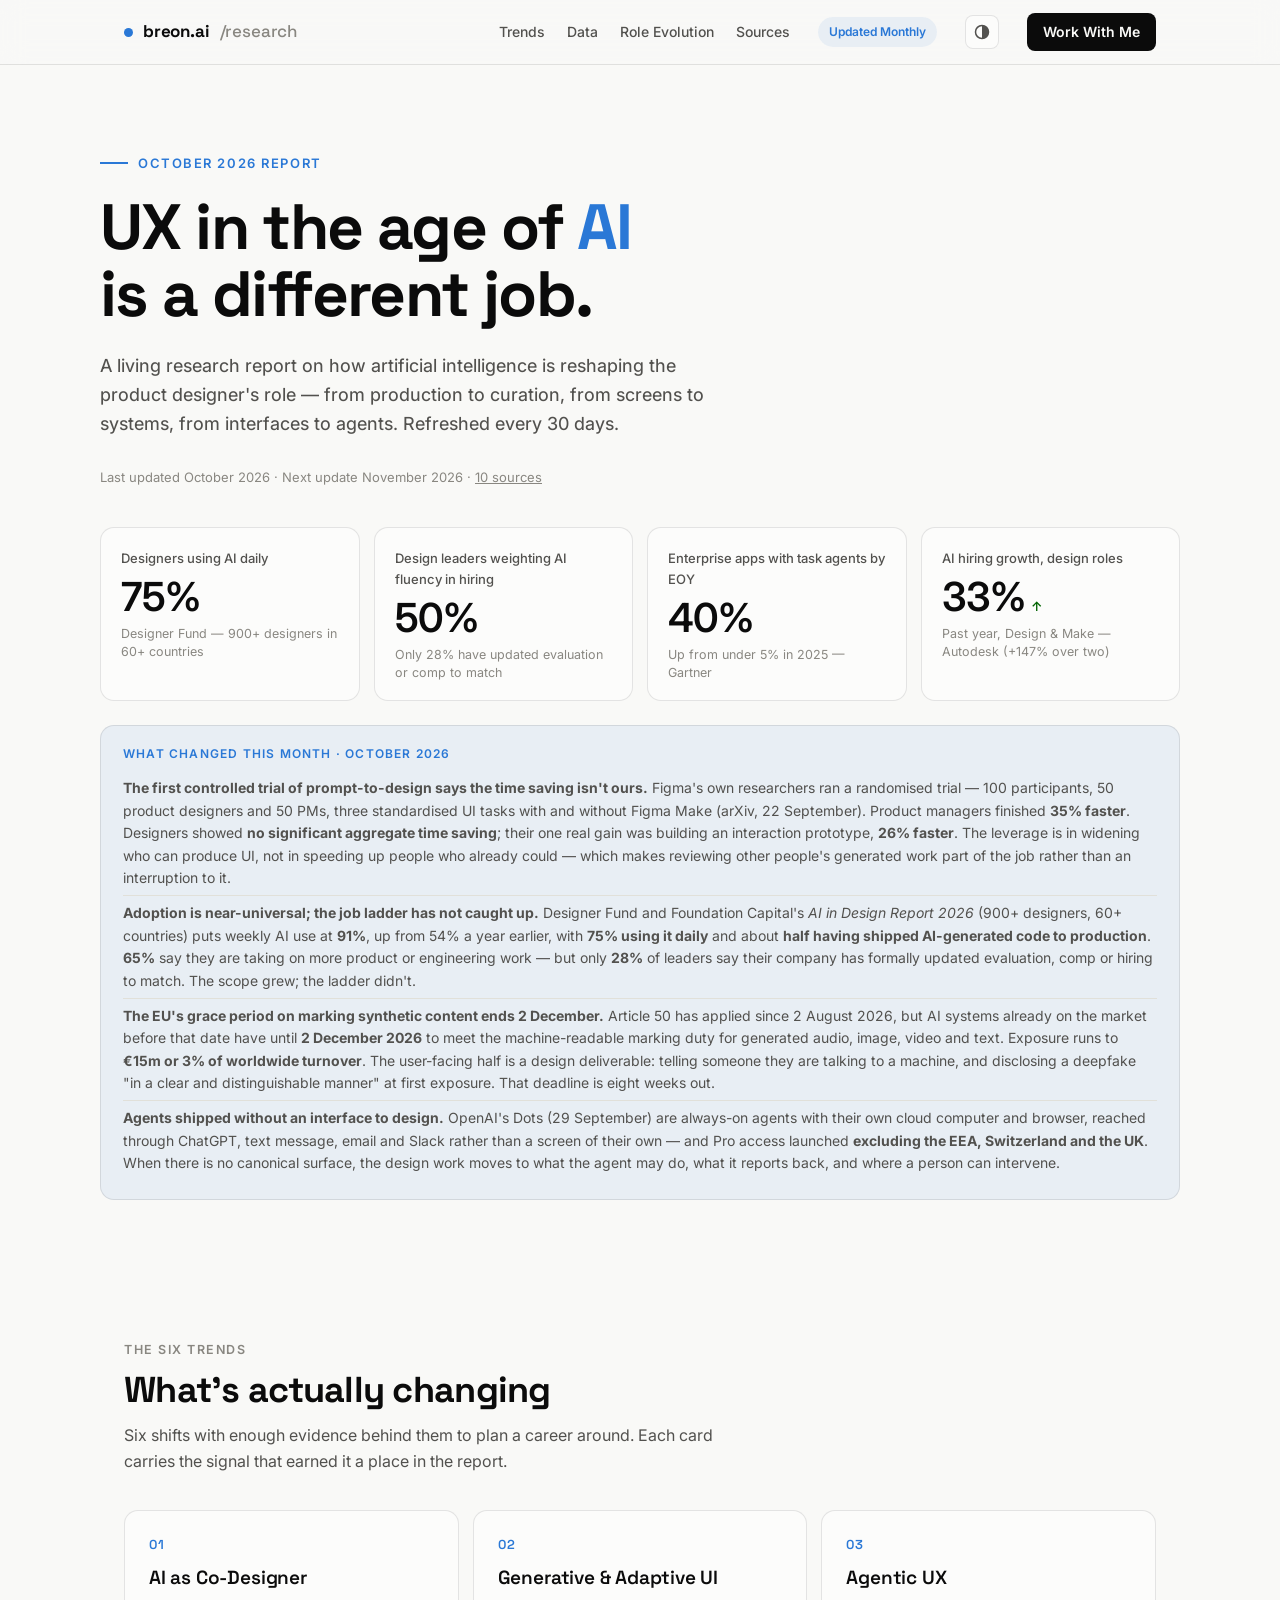
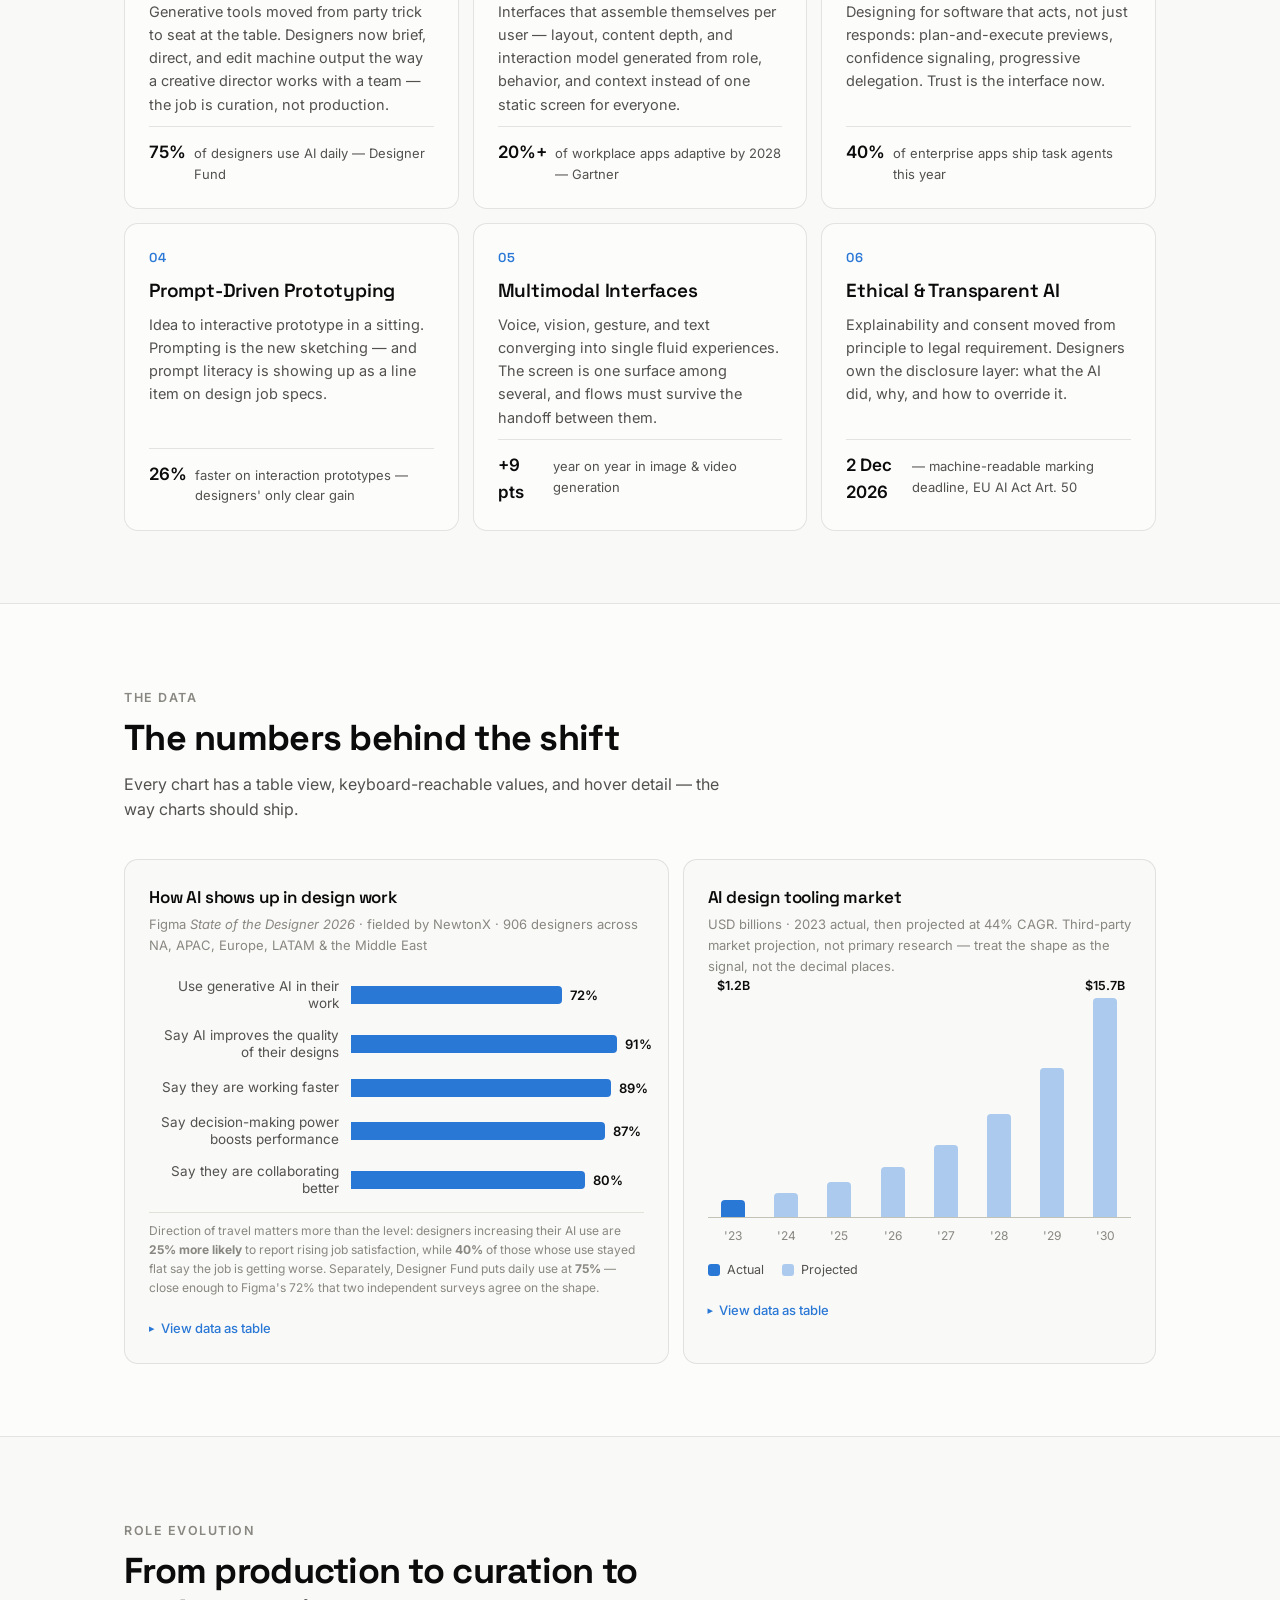
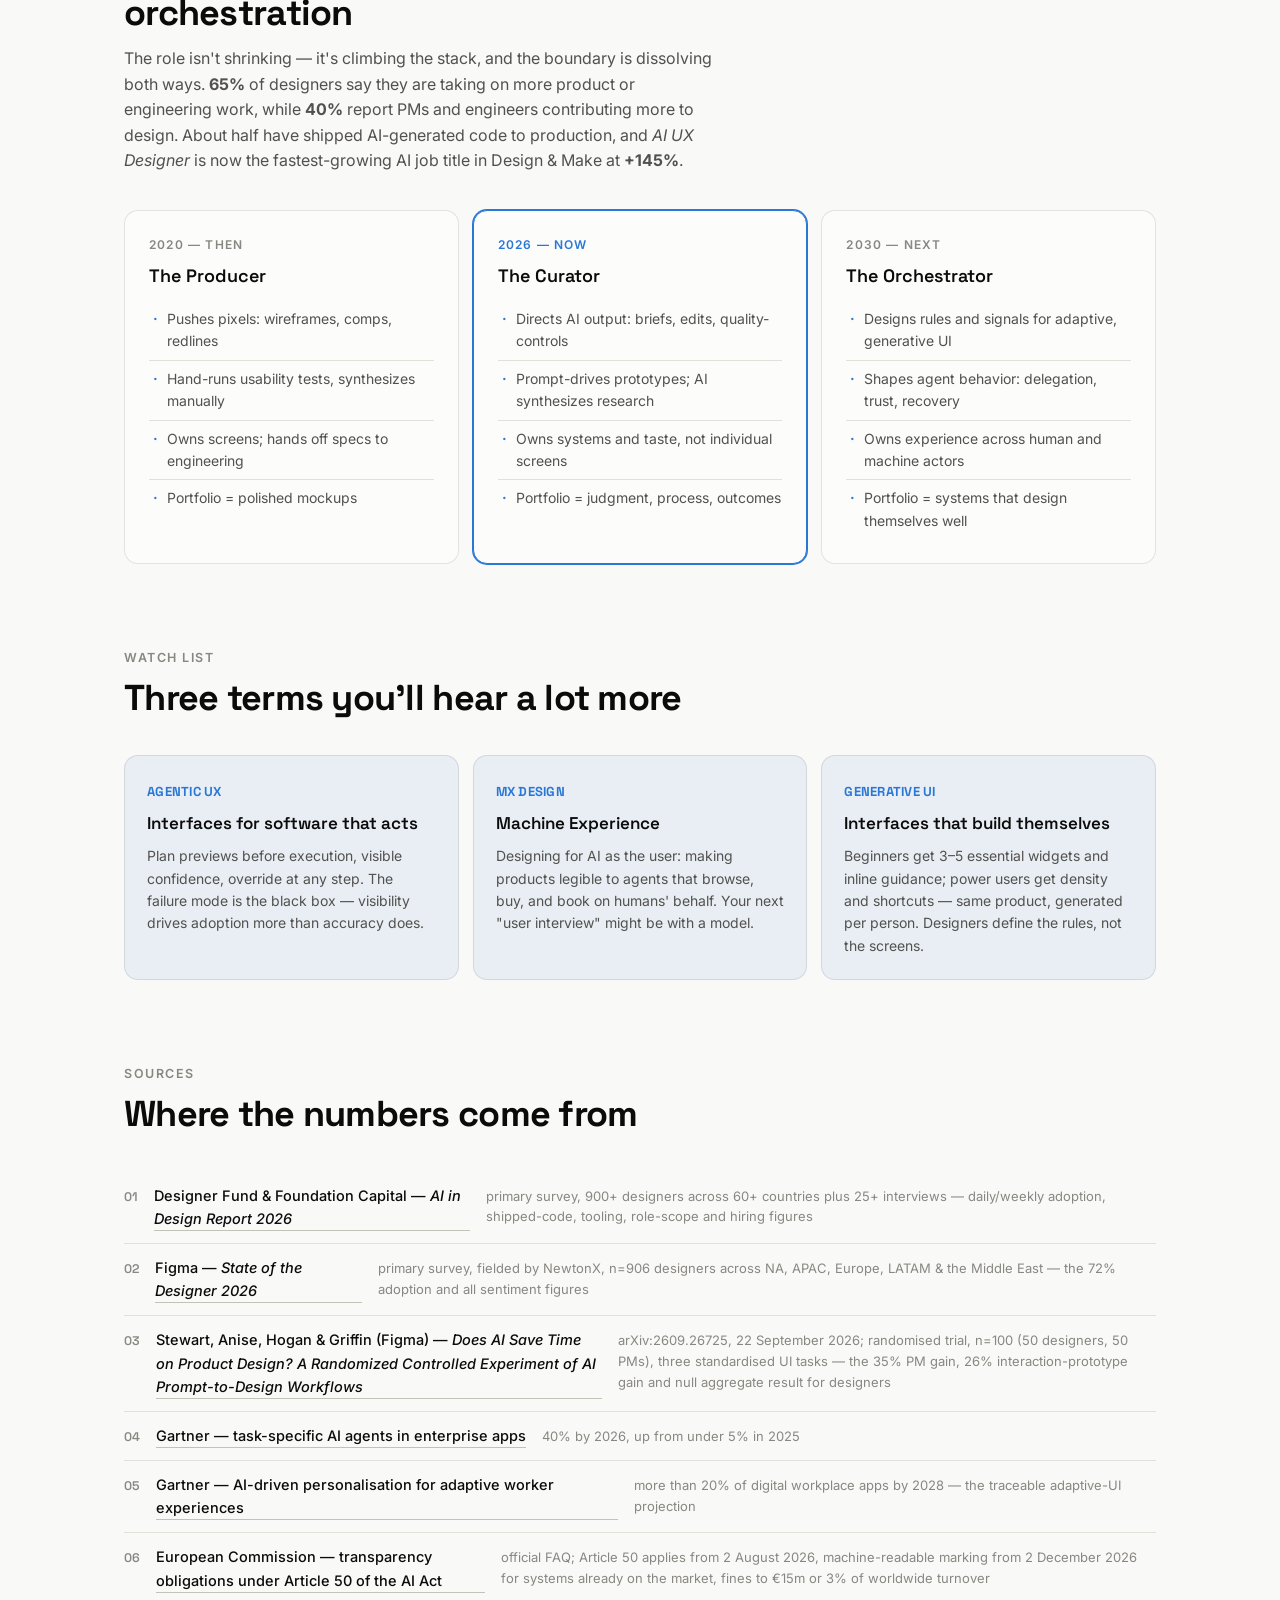
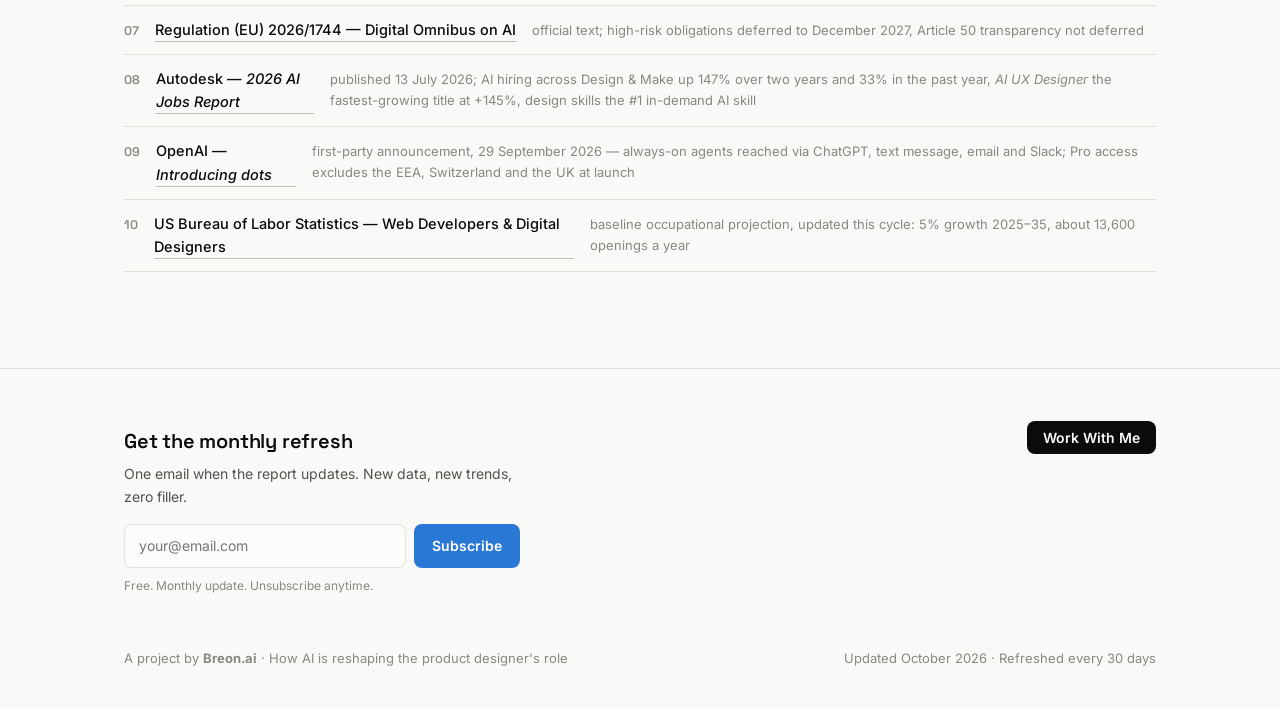
<file: sources.html>
<!DOCTYPE html>
<html lang="en">
<head>
<meta charset="UTF-8">
<title>Redirecting — Sources</title>
<meta http-equiv="refresh" content="0; url=/#sources">
<link rel="canonical" href="https://research.breon.ai/#sources">
<script>location.replace('/#sources')</script>
</head>
<body style="font-family:system-ui,sans-serif;padding:40px">
<p>This page has moved — <a href="/#sources">continue to the sources section</a>.</p>
</body>
</html>
</file>
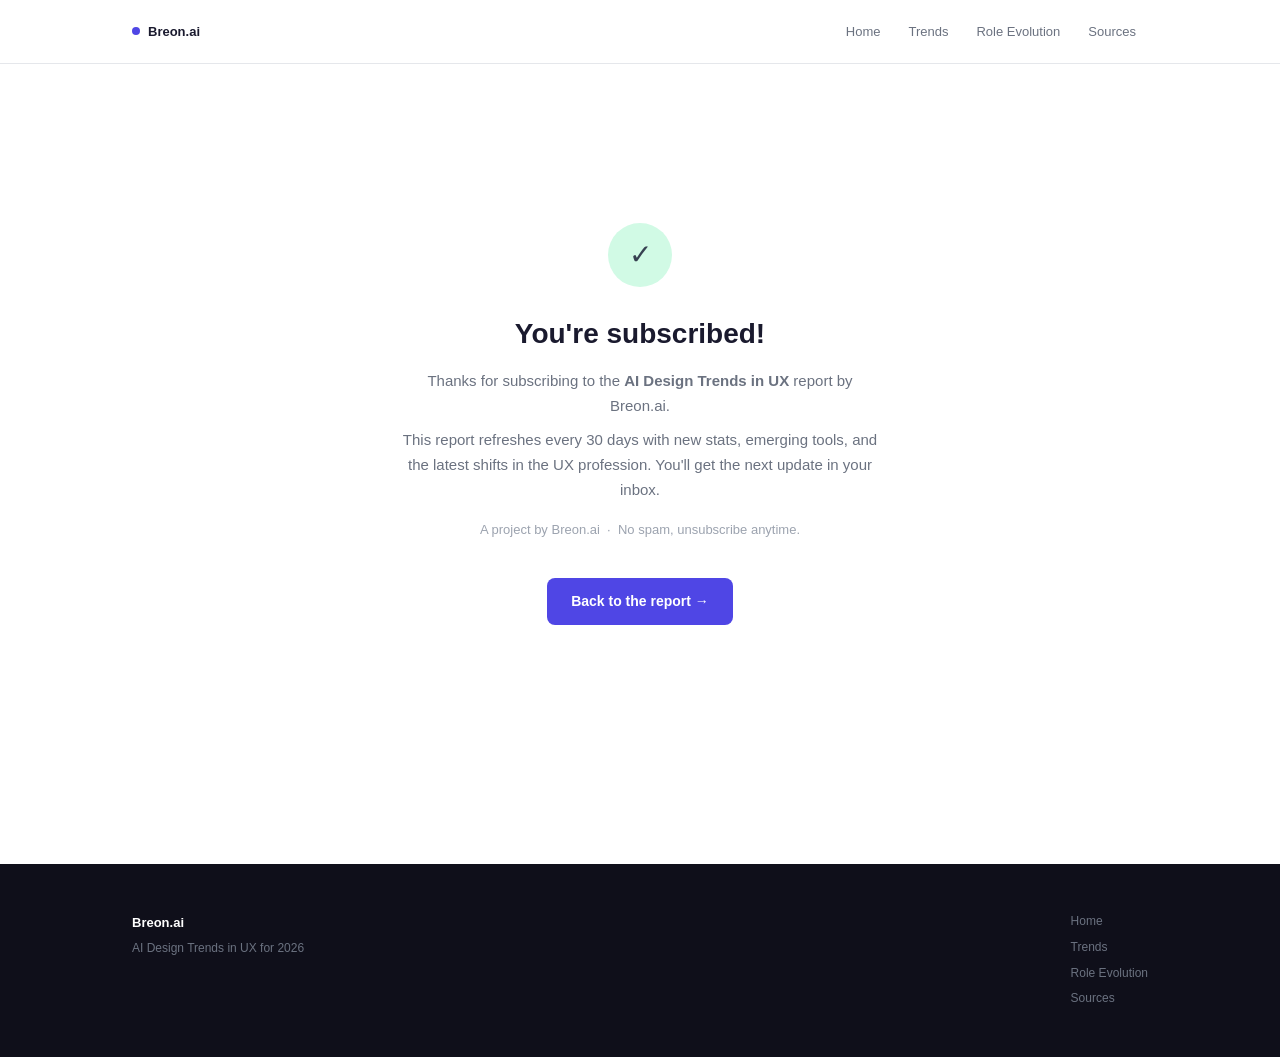
<file: subscribed.html>
<!DOCTYPE html>
<html lang="en">
<head>
<meta charset="UTF-8">
<meta name="viewport" content="width=device-width, initial-scale=1.0">
<title>You're subscribed! | Breon.ai</title>
<link rel="stylesheet" href="styles.css">
<style>
  .confirm-wrap {
    min-height: 80vh;
    display: flex;
    align-items: center;
    justify-content: center;
    padding: 40px 24px;
  }
  .confirm-card {
    max-width: 480px;
    text-align: center;
  }
  .confirm-icon {
    width: 64px; height: 64px;
    background: #D1FAE5;
    border-radius: 50%;
    display: flex;
    align-items: center;
    justify-content: center;
    margin: 0 auto 24px;
    font-size: 28px;
  }
  .confirm-card h1 {
    font-size: 28px;
    font-weight: 800;
    color: var(--dark2);
    margin-bottom: 12px;
  }
  .confirm-card p {
    font-size: 15px;
    color: var(--muted);
    line-height: 1.65;
    margin-bottom: 10px;
  }
  .confirm-cta {
    display: inline-block;
    margin-top: 28px;
    background: var(--accent);
    color: white;
    font-size: 14px;
    font-weight: 600;
    padding: 12px 24px;
    border-radius: 8px;
  }
  .confirm-cta:hover { background: #4338CA; text-decoration: none; }
</style>
</head>
<body>

<nav class="nav">
  <div class="nav-inner">
    <a href="https://breon.ai" class="nav-logo">
      <span class="nav-logo-dot"></span>
      Breon.ai
    </a>
    <ul class="nav-links">
      <li><a href="index.html">Home</a></li>
      <li><a href="trends.html">Trends</a></li>
      <li><a href="role-evolution.html">Role Evolution</a></li>
      <li><a href="sources.html">Sources</a></li>
    </ul>
  </div>
</nav>

<div class="confirm-wrap">
  <div class="confirm-card">
    <div class="confirm-icon">&#10003;</div>
    <h1>You're subscribed!</h1>
    <p>Thanks for subscribing to the <strong>AI Design Trends in UX</strong> report by Breon.ai.</p>
    <p>This report refreshes every 30 days with new stats, emerging tools, and the latest shifts in the UX profession. You'll get the next update in your inbox.</p>
    <p style="font-size:13px;color:#9CA3AF;margin-top:16px;">A project by Breon.ai &nbsp;·&nbsp; No spam, unsubscribe anytime.</p>
    <a href="index.html" class="confirm-cta">Back to the report &rarr;</a>
  </div>
</div>

<footer class="site-footer">
  <div class="footer-inner">
    <div>
      <div class="footer-brand">Breon.ai</div>
      <div class="footer-sub">AI Design Trends in UX for 2026</div>
    </div>
    <div class="footer-links">
      <a href="index.html">Home</a>
      <a href="trends.html">Trends</a>
      <a href="role-evolution.html">Role Evolution</a>
      <a href="sources.html">Sources</a>
    </div>
  </div>
</footer>

</body>
</html>
</file>
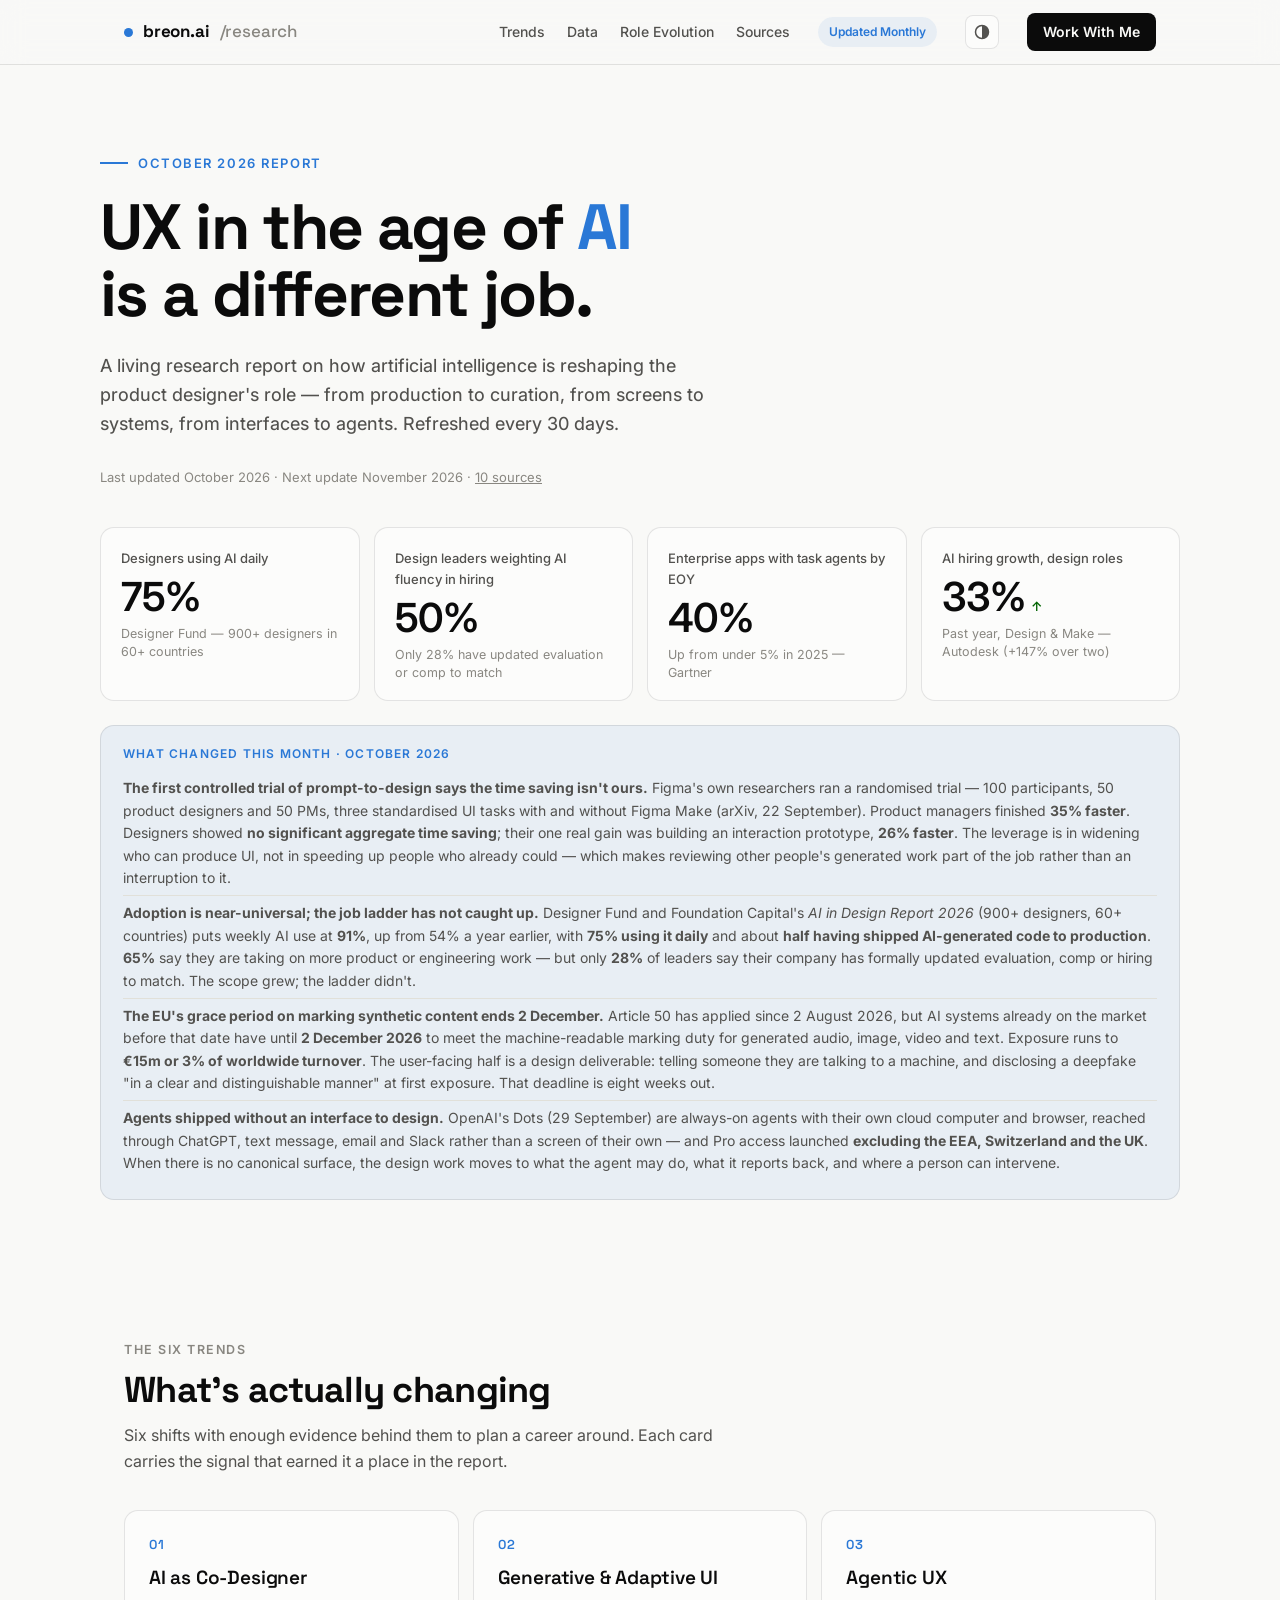
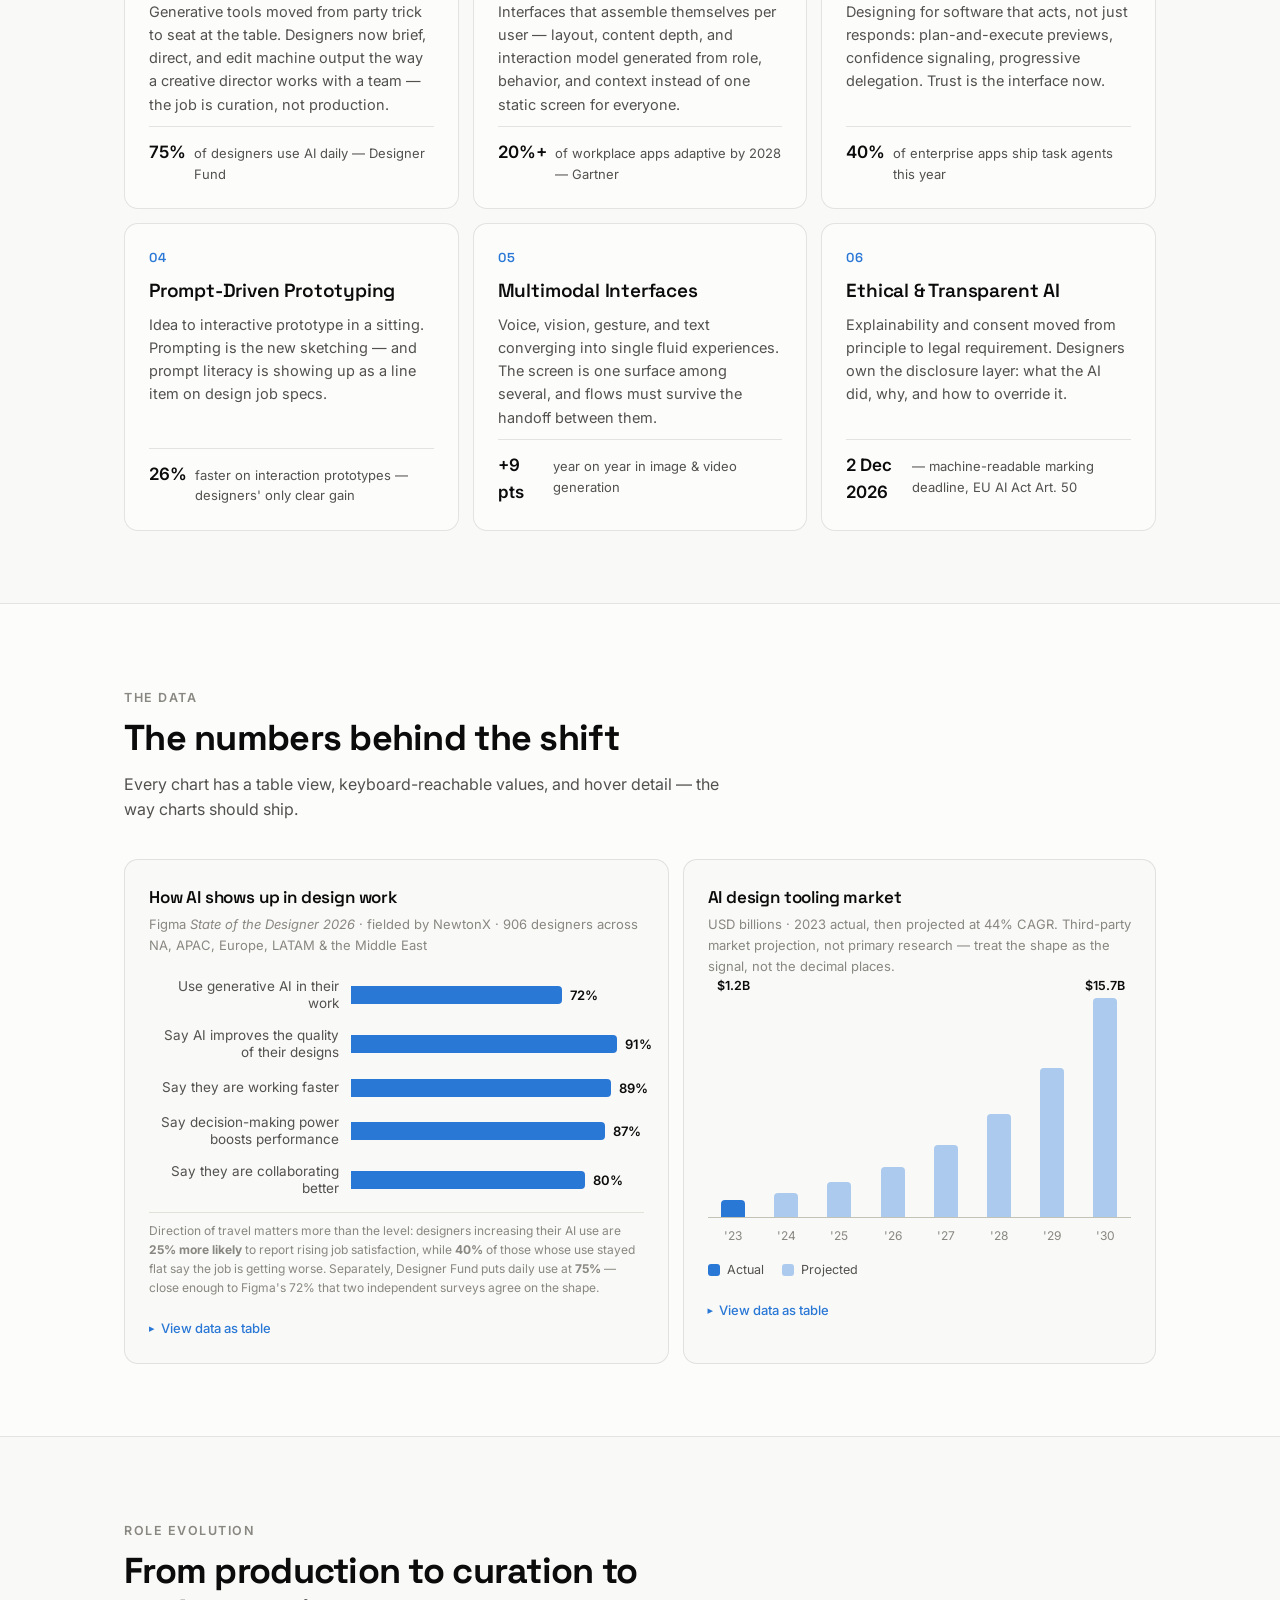
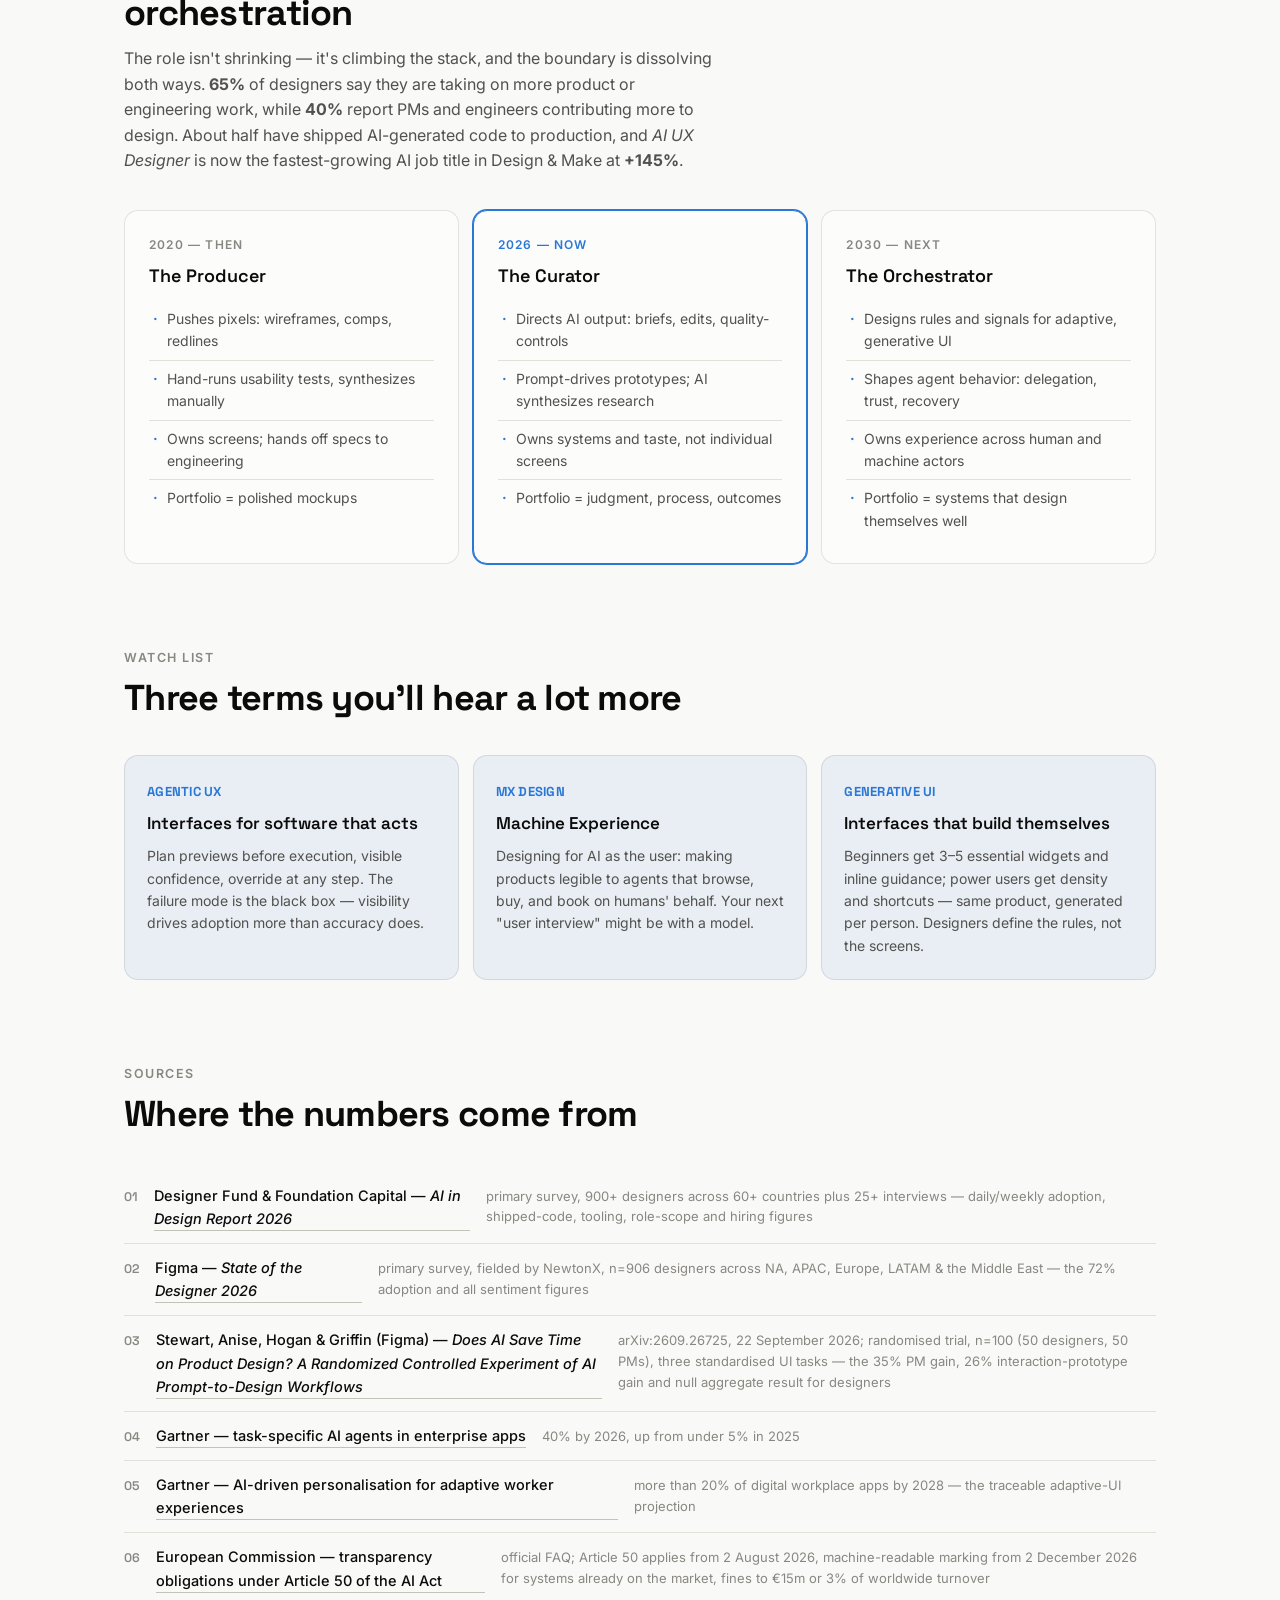
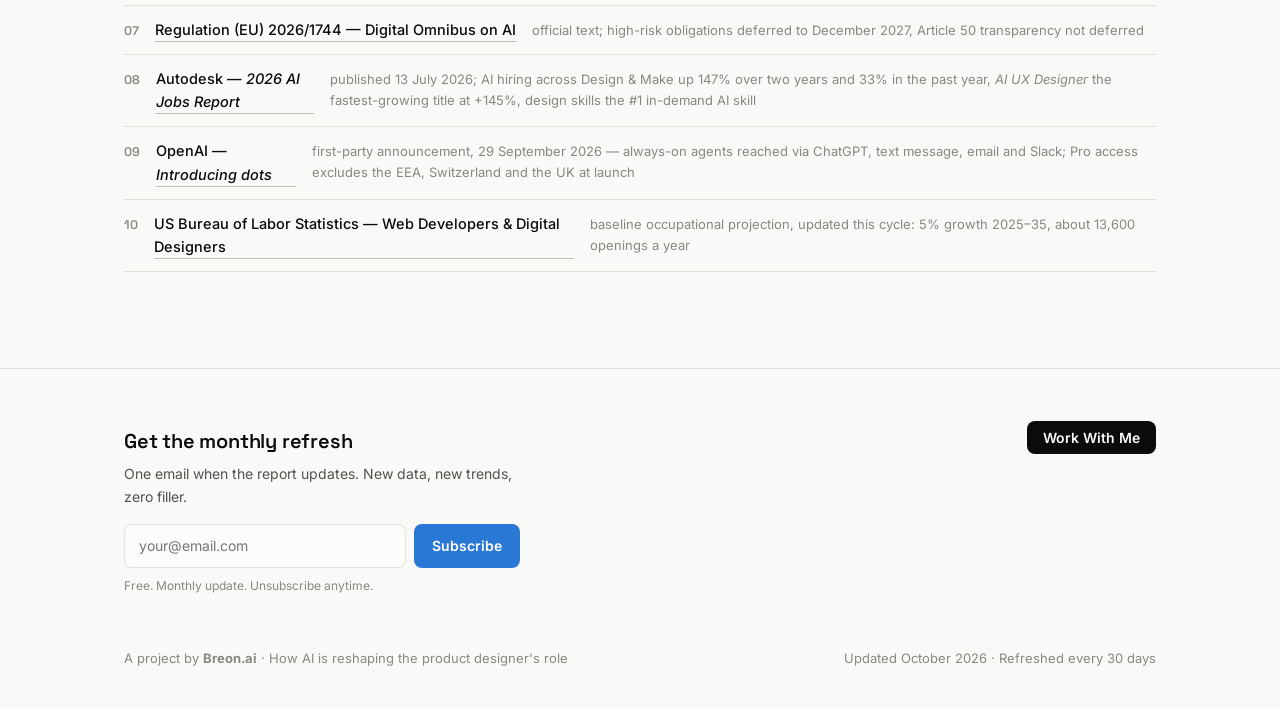
<file: trends.html>
<!DOCTYPE html>
<html lang="en">
<head>
<meta charset="UTF-8">
<title>Redirecting — AI Design Trends</title>
<meta http-equiv="refresh" content="0; url=/#trends">
<link rel="canonical" href="https://research.breon.ai/#trends">
<script>location.replace('/#trends')</script>
</head>
<body style="font-family:system-ui,sans-serif;padding:40px">
<p>This page has moved — <a href="/#trends">continue to the trends section</a>.</p>
</body>
</html>
</file>
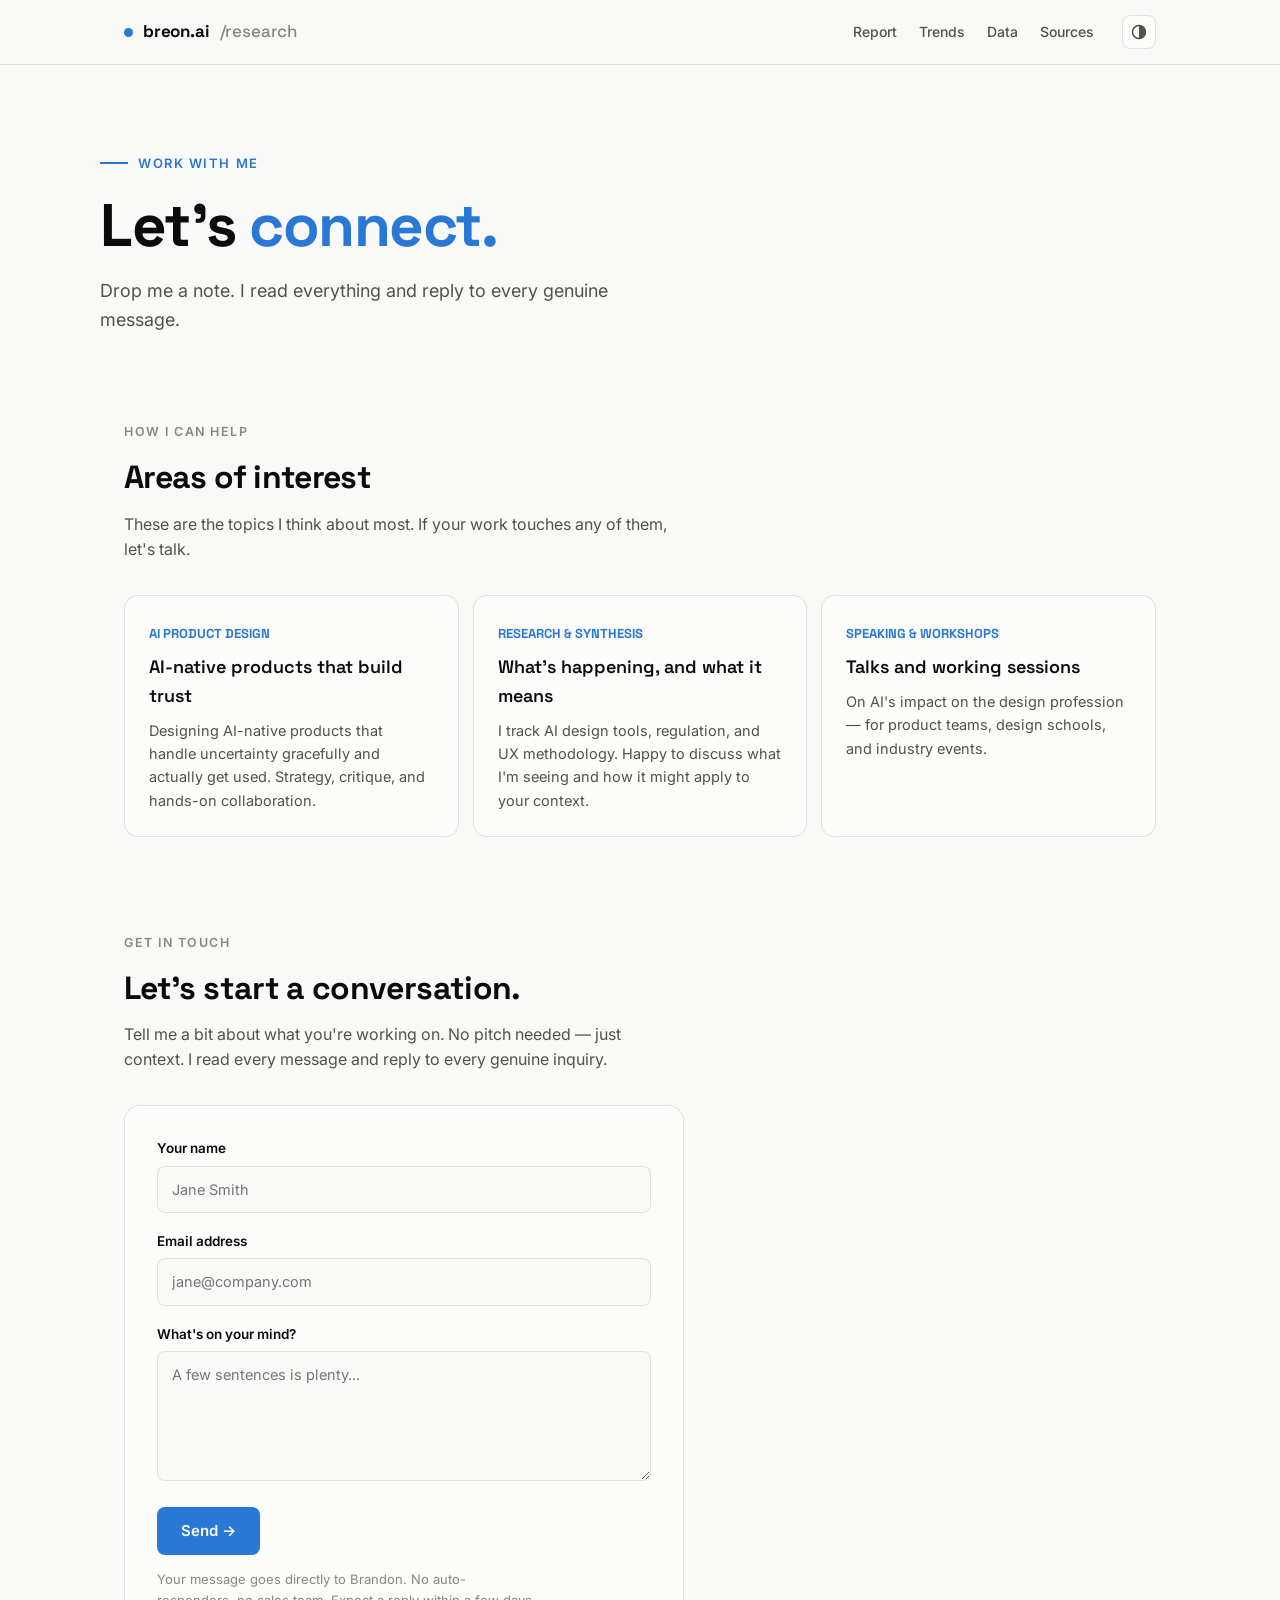
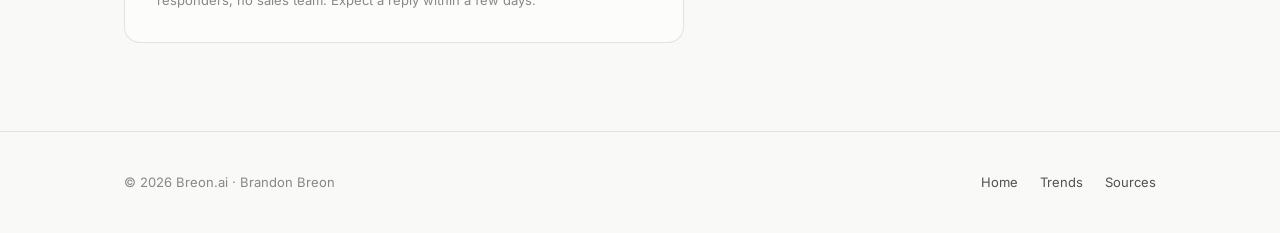
<file: work-with-me.html>
<!DOCTYPE html>
<html lang="en">
<head>
<meta charset="UTF-8">
<meta name="viewport" content="width=device-width, initial-scale=1.0">
<title>Work With Me — Breon.ai</title>
<meta name="description" content="AI product design, research, and speaking — get in touch with Brandon Breon.">
<link rel="canonical" href="https://research.breon.ai/work-with-me.html">
<link rel="preconnect" href="https://fonts.googleapis.com">
<link rel="preconnect" href="https://fonts.gstatic.com" crossorigin>
<link href="https://fonts.googleapis.com/css2?family=Space+Grotesk:wght@400;500;600;700&family=Inter:wght@400;450;500;600;700&display=swap" rel="stylesheet">
<style>
  :root{
    color-scheme: light;
    --page:#f9f9f7; --surface:#fcfcfb; --ink:#0b0b0b; --ink-2:#52514e;
    --muted:#898781; --grid:#e1e0d9; --border:rgba(11,11,11,0.10);
    --accent:#2a78d6; --accent-soft:rgba(42,120,214,0.08); --good:#006300;
    --sans:'Inter',system-ui,-apple-system,'Segoe UI',sans-serif;
    --display:'Space Grotesk','Inter',system-ui,sans-serif;
  }
  :root[data-theme="dark"]{
    color-scheme: dark;
    --page:#0d0d0d; --surface:#1a1a19; --ink:#ffffff; --ink-2:#c3c2b7;
    --muted:#898781; --grid:#2c2c2a; --border:rgba(255,255,255,0.10);
    --accent:#3987e5; --accent-soft:rgba(57,135,229,0.12); --good:#0ca30c;
  }
  @media (prefers-color-scheme: dark){
    :root:not([data-theme="light"]){
      color-scheme: dark;
      --page:#0d0d0d; --surface:#1a1a19; --ink:#ffffff; --ink-2:#c3c2b7;
      --muted:#898781; --grid:#2c2c2a; --border:rgba(255,255,255,0.10);
      --accent:#3987e5; --accent-soft:rgba(57,135,229,0.12); --good:#0ca30c;
    }
  }
  *{box-sizing:border-box;margin:0;padding:0}
  body{
    font-family:var(--sans);background:var(--page);color:var(--ink);
    line-height:1.6;font-size:16px;-webkit-font-smoothing:antialiased;
  }
  .wrap{max-width:1080px;margin:0 auto;padding:0 24px}
  header.site{
    position:sticky;top:0;z-index:50;
    background:var(--page);
    background:color-mix(in srgb, var(--page) 86%, transparent);
    -webkit-backdrop-filter:blur(12px);backdrop-filter:blur(12px);
    border-bottom:1px solid var(--border);
  }
  .nav{display:flex;align-items:center;gap:28px;height:64px}
  .brand{font-family:var(--display);font-weight:700;font-size:17px;letter-spacing:-0.01em;text-decoration:none;display:flex;align-items:center;gap:10px;color:inherit}
  .brand .dot{width:9px;height:9px;border-radius:50%;background:var(--accent);display:inline-block}
  .nav nav{display:flex;gap:22px;margin-left:auto}
  .nav nav a{font-size:14px;font-weight:500;color:var(--ink-2);text-decoration:none}
  .nav nav a:hover{color:var(--ink)}
  .theme-btn{
    border:1px solid var(--border);background:var(--surface);color:var(--ink-2);
    width:34px;height:34px;border-radius:8px;cursor:pointer;display:grid;place-items:center;
  }
  .hero{padding:88px 0 40px}
  .hero .eyebrow{
    font-size:13px;font-weight:600;letter-spacing:.12em;text-transform:uppercase;
    color:var(--accent);margin-bottom:20px;display:flex;align-items:center;gap:10px;
  }
  .hero .eyebrow::before{content:'';width:28px;height:2px;background:var(--accent)}
  .hero h1{font-family:var(--display);font-size:clamp(38px,6vw,60px);line-height:1.05;letter-spacing:-0.025em;font-weight:700}
  .hero h1 em{font-style:normal;color:var(--accent)}
  .hero .lede{margin-top:20px;font-size:18px;color:var(--ink-2);max-width:52ch}
  section{padding:48px 0}
  .kicker{font-size:12.5px;font-weight:600;letter-spacing:.12em;text-transform:uppercase;color:var(--muted);margin-bottom:10px}
  h2{font-family:var(--display);font-size:clamp(24px,3.2vw,32px);letter-spacing:-0.02em;font-weight:700;margin-bottom:8px}
  .sub{color:var(--ink-2);max-width:56ch;margin-bottom:32px}
  .areas{display:grid;grid-template-columns:repeat(3,1fr);gap:14px}
  @media (max-width:840px){ .areas{grid-template-columns:1fr} }
  .area{background:var(--surface);border:1px solid var(--border);border-radius:14px;padding:24px}
  .area .tag{font-family:var(--display);font-size:13px;font-weight:700;color:var(--accent)}
  .area h3{font-family:var(--display);font-size:18px;font-weight:600;margin:8px 0 8px}
  .area p{font-size:14.5px;color:var(--ink-2)}
  .form-card{
    background:var(--surface);border:1px solid var(--border);border-radius:16px;
    padding:32px;max-width:560px;
  }
  .fg{margin-bottom:18px}
  .fg label{display:block;font-size:13.5px;font-weight:600;margin-bottom:6px}
  .fg input,.fg textarea{
    width:100%;font:inherit;font-size:14.5px;padding:11px 14px;border-radius:8px;
    border:1px solid var(--border);background:var(--page);color:var(--ink);
  }
  .fg input:focus,.fg textarea:focus{outline:2px solid var(--accent);outline-offset:1px;border-color:transparent}
  .fg textarea{min-height:130px;resize:vertical}
  .send{
    font:inherit;font-size:15px;font-weight:600;padding:12px 24px;border-radius:8px;
    border:none;background:var(--accent);color:#fff;cursor:pointer;
  }
  .send:hover{filter:brightness(1.1)}
  .privacy{font-size:13px;color:var(--muted);margin-top:14px;max-width:48ch}
  #thanks{display:none;background:var(--accent-soft);border:1px solid var(--accent);border-radius:12px;padding:16px 20px;margin-bottom:24px;font-size:15px}
  #thanks:target{display:block}
  #thanks b{color:var(--good)}
  footer.site{border-top:1px solid var(--border);padding:40px 0;margin-top:40px}
  .foot{display:flex;justify-content:space-between;flex-wrap:wrap;gap:12px;font-size:13px;color:var(--muted)}
  .foot a{color:var(--ink-2);text-decoration:none;margin-left:18px}
  .foot a:hover{color:var(--ink)}
</style>
</head>
<body>

<header class="site">
  <div class="wrap nav">
    <a class="brand" href="index.html"><span class="dot"></span>breon.ai<span style="color:var(--muted);font-weight:500">/research</span></a>
    <nav aria-label="Primary">
      <a href="index.html">Report</a>
      <a href="index.html#trends">Trends</a>
      <a href="index.html#data">Data</a>
      <a href="index.html#sources">Sources</a>
    </nav>
    <button class="theme-btn" id="themeBtn" aria-label="Toggle dark mode" title="Toggle theme"><svg width="16" height="16" viewBox="0 0 16 16" fill="none" aria-hidden="true"><circle cx="8" cy="8" r="6.5" stroke="currentColor" stroke-width="1.5"/><path d="M8 1.5 A6.5 6.5 0 0 1 8 14.5 Z" fill="currentColor"/></svg></button>
  </div>
</header>

<main>
  <div class="wrap hero">
    <p class="eyebrow">Work With Me</p>
    <h1>Let's <em>connect.</em></h1>
    <p class="lede">Drop me a note. I read everything and reply to every genuine message.</p>
  </div>

  <section>
    <div class="wrap">
      <p class="kicker">How I Can Help</p>
      <h2>Areas of interest</h2>
      <p class="sub">These are the topics I think about most. If your work touches any of them, let's talk.</p>
      <div class="areas">
        <div class="area">
          <span class="tag">AI PRODUCT DESIGN</span>
          <h3>AI-native products that build trust</h3>
          <p>Designing AI-native products that handle uncertainty gracefully and actually get used. Strategy, critique, and hands-on collaboration.</p>
        </div>
        <div class="area">
          <span class="tag">RESEARCH &amp; SYNTHESIS</span>
          <h3>What's happening, and what it means</h3>
          <p>I track AI design tools, regulation, and UX methodology. Happy to discuss what I'm seeing and how it might apply to your context.</p>
        </div>
        <div class="area">
          <span class="tag">SPEAKING &amp; WORKSHOPS</span>
          <h3>Talks and working sessions</h3>
          <p>On AI's impact on the design profession — for product teams, design schools, and industry events.</p>
        </div>
      </div>
    </div>
  </section>

  <section id="contact">
    <div class="wrap">
      <p class="kicker">Get In Touch</p>
      <h2>Let's start a conversation.</h2>
      <p class="sub">Tell me a bit about what you're working on. No pitch needed — just context. I read every message and reply to every genuine inquiry.</p>

      <div id="thanks"><b>Message sent.</b> Thanks for reaching out — expect a reply within a few days.</div>

      <div class="form-card">
        <form action="https://formsubmit.co/ceo@breon.ai" method="POST">
          <input type="hidden" name="_subject" value="Work With Me inquiry — Breon.ai">
          <input type="hidden" name="_captcha" value="false">
          <input type="hidden" name="_template" value="table">
          <input type="hidden" name="_next" value="https://research.breon.ai/work-with-me.html#thanks">

          <div class="fg">
            <label for="name">Your name</label>
            <input type="text" id="name" name="name" placeholder="Jane Smith" required>
          </div>
          <div class="fg">
            <label for="email">Email address</label>
            <input type="email" id="email" name="email" placeholder="jane@company.com" required>
          </div>
          <div class="fg">
            <label for="context">What's on your mind?</label>
            <textarea id="context" name="context" placeholder="A few sentences is plenty..." required></textarea>
          </div>
          <button class="send" type="submit">Send →</button>
        </form>
        <p class="privacy">Your message goes directly to Brandon. No auto-responders, no sales team. Expect a reply within a few days.</p>
      </div>
    </div>
  </section>
</main>

<footer class="site">
  <div class="wrap foot">
    <span>© 2026 Breon.ai · Brandon Breon</span>
    <span>
      <a href="index.html">Home</a>
      <a href="index.html#trends">Trends</a>
      <a href="index.html#sources">Sources</a>
    </span>
  </div>
</footer>

<script>
  const root = document.documentElement;
  document.getElementById('themeBtn').addEventListener('click', () => {
    const dark = root.dataset.theme === 'dark' ||
      (!root.dataset.theme && matchMedia('(prefers-color-scheme: dark)').matches);
    root.dataset.theme = dark ? 'light' : 'dark';
  });
</script>
</body>
</html>
</file>
<file: styles.css>
/* ============================================================
   AI Design Trends 2026 — Shared Stylesheet
   ============================================================ */

/* ── Tokens ─────────────────────────────────────────────────── */
:root {
  --dark:       #0F0F1A;
  --dark2:      #1A1A2E;
  --accent:     #4F46E5;
  --accent2:    #818CF8;
  --accent-lt:  #EEF2FF;
  --mid:        #374151;
  --muted:      #6B7280;
  --rule:       #E5E7EB;
  --light:      #F9FAFB;
  --white:      #FFFFFF;
  --success:    #10B981;
  --nav-h:      64px;
  --max-w:      1080px;
  --radius:     10px;
  --shadow:     0 4px 24px rgba(0,0,0,0.08);
}

/* ── Reset ───────────────────────────────────────────────────── */
*, *::before, *::after { box-sizing: border-box; margin: 0; padding: 0; }
html { scroll-behavior: smooth; font-size: 16px; }
body {
  font-family: "Inter", "Helvetica Neue", Helvetica, Arial, sans-serif;
  background: var(--white);
  color: var(--mid);
  line-height: 1.65;
  -webkit-font-smoothing: antialiased;
}
img { max-width: 100%; display: block; }
a { color: var(--accent); text-decoration: none; }
a:hover { text-decoration: underline; }

/* ── Navigation ─────────────────────────────────────────────── */
.nav {
  position: sticky;
  top: 0;
  z-index: 100;
  height: var(--nav-h);
  background: rgba(255,255,255,0.92);
  backdrop-filter: blur(12px);
  border-bottom: 1px solid var(--rule);
  display: flex;
  align-items: center;
}
.nav-inner {
  max-width: var(--max-w);
  width: 100%;
  margin: 0 auto;
  padding: 0 32px;
  display: flex;
  align-items: center;
  justify-content: space-between;
  gap: 24px;
}
.nav-logo {
  font-size: 13px;
  font-weight: 700;
  color: var(--dark2);
  white-space: nowrap;
  display: flex;
  align-items: center;
  gap: 8px;
}
.nav-logo-dot {
  width: 8px; height: 8px;
  border-radius: 50%;
  background: var(--accent);
  display: inline-block;
}
.nav-links {
  display: flex;
  align-items: center;
  gap: 4px;
  list-style: none;
  flex-wrap: wrap;
}
.nav-links a {
  font-size: 13px;
  font-weight: 500;
  color: var(--muted);
  padding: 6px 12px;
  border-radius: 6px;
  transition: color 0.15s, background 0.15s;
}
.nav-links a:hover,
.nav-links a.active {
  color: var(--accent);
  background: var(--accent-lt);
  text-decoration: none;
}
.nav-badge {
  font-size: 10px;
  font-weight: 700;
  background: var(--accent);
  color: white;
  padding: 2px 7px;
  border-radius: 20px;
  letter-spacing: 0.04em;
  text-transform: uppercase;
}
.nav-cta {
  background: #FF6B35 !important;
  color: white !important;
  font-size: 13px !important;
  font-weight: 600 !important;
  padding: 8px 16px !important;
  border-radius: 7px !important;
  transition: background 0.15s !important;
  text-decoration: none !important;
  margin-left: 16px !important;
}
.nav-cta:hover { background: #E85A25 !important; }

/* ── Page wrapper ────────────────────────────────────────────── */
.page { max-width: var(--max-w); margin: 0 auto; padding: 0 32px; }

/* ── Hero (index) ────────────────────────────────────────────── */
.hero {
  background: var(--dark2);
  min-height: 92vh;
  display: flex;
  align-items: center;
  position: relative;
  overflow: hidden;
}
.hero::before {
  content: "";
  position: absolute;
  inset: 0;
  background: radial-gradient(ellipse 80% 60% at 60% 40%, rgba(79,70,229,0.18) 0%, transparent 70%);
  pointer-events: none;
}
.hero-accent-bar {
  position: absolute;
  top: 0; left: 0; right: 0;
  height: 5px;
  background: linear-gradient(90deg, var(--accent) 0%, var(--accent2) 100%);
}
.hero-inner {
  max-width: var(--max-w);
  margin: 0 auto;
  padding: 80px 32px;
  position: relative;
  z-index: 1;
}
.hero-eyebrow {
  font-size: 11px;
  letter-spacing: 0.16em;
  text-transform: uppercase;
  color: var(--accent2);
  margin-bottom: 20px;
  display: flex;
  align-items: center;
  gap: 10px;
}
.hero-eyebrow::before {
  content: "";
  width: 24px; height: 2px;
  background: var(--accent2);
  display: block;
}
.hero h1 {
  font-size: clamp(36px, 6vw, 64px);
  font-weight: 800;
  color: var(--white);
  line-height: 1.1;
  letter-spacing: -0.02em;
  margin-bottom: 20px;
}
.hero h1 span { color: var(--accent2); }
.hero-sub {
  font-size: 18px;
  color: #C7D2FE;
  margin-bottom: 12px;
  font-weight: 400;
  max-width: 540px;
}
.hero-meta {
  font-size: 12px;
  color: #6B7280;
  margin-bottom: 52px;
}
.hero-stats {
  display: flex;
  gap: 16px;
  flex-wrap: wrap;
  margin-bottom: 52px;
}
.stat-card {
  background: rgba(255,255,255,0.05);
  border: 1px solid rgba(255,255,255,0.1);
  border-radius: var(--radius);
  padding: 20px 24px;
  min-width: 160px;
  transition: border-color 0.2s, background 0.2s;
}
.stat-card:hover {
  border-color: rgba(79,70,229,0.4);
  background: rgba(79,70,229,0.08);
}
.stat-num {
  font-size: 32px;
  font-weight: 800;
  color: #FFFFFF;
  line-height: 1.1;
  display: block;
}
.stat-label {
  font-size: 11px;
  color: #FFFFFF;
  margin-top: 4px;
  line-height: 1.4;
}
.hero-cta {
  display: inline-flex;
  align-items: center;
  gap: 8px;
  background: #FF6B35;
  color: white;
  font-size: 14px;
  font-weight: 600;
  padding: 12px 24px;
  border-radius: 8px;
  transition: background 0.15s, transform 0.15s;
}
.hero-cta:hover {
  background: #E85A25;
  text-decoration: none;
  transform: translateY(-1px);
}

/* ── Section nav cards ───────────────────────────────────────── */
.section-cards {
  display: grid;
  grid-template-columns: repeat(auto-fill, minmax(220px, 1fr));
  gap: 16px;
  padding: 60px 0;
}
.section-card {
  background: var(--light);
  border: 1px solid var(--rule);
  border-radius: var(--radius);
  padding: 24px;
  display: flex;
  flex-direction: column;
  gap: 8px;
  transition: border-color 0.15s, box-shadow 0.15s, transform 0.15s;
  color: inherit;
}
.section-card:hover {
  border-color: var(--accent);
  box-shadow: var(--shadow);
  transform: translateY(-2px);
  text-decoration: none;
}
.section-card-num {
  font-size: 11px;
  font-weight: 700;
  color: var(--accent);
  letter-spacing: 0.08em;
  text-transform: uppercase;
}
.section-card-title {
  font-size: 15px;
  font-weight: 700;
  color: var(--dark2);
  line-height: 1.3;
}
.section-card-desc {
  font-size: 12px;
  color: var(--muted);
  line-height: 1.5;
}

/* ── Page headers ────────────────────────────────────────────── */
.page-hero {
  background: var(--dark2);
  padding: 72px 0 52px;
  margin-bottom: 52px;
  position: relative;
  overflow: hidden;
}
.page-hero::before {
  content: "";
  position: absolute;
  inset: 0;
  background: radial-gradient(ellipse 60% 80% at 20% 50%, rgba(79,70,229,0.15) 0%, transparent 70%);
  pointer-events: none;
}
.page-hero-bar {
  position: absolute;
  top: 0; left: 0; right: 0;
  height: 4px;
  background: linear-gradient(90deg, var(--accent) 0%, var(--accent2) 100%);
}
.page-hero-inner {
  max-width: var(--max-w);
  margin: 0 auto;
  padding: 0 32px;
  position: relative;
  z-index: 1;
}
.page-hero-eyebrow {
  font-size: 11px;
  letter-spacing: 0.14em;
  text-transform: uppercase;
  color: var(--accent2);
  margin-bottom: 12px;
}
.page-hero h1 {
  font-size: clamp(28px, 4vw, 44px);
  font-weight: 800;
  color: var(--white);
  letter-spacing: -0.02em;
  line-height: 1.15;
  margin-bottom: 12px;
}
.page-hero p {
  font-size: 16px;
  color: #C7D2FE;
  max-width: 560px;
}

/* ── Content typography ──────────────────────────────────────── */
.content h2 {
  font-size: 28px;
  font-weight: 800;
  color: var(--dark2);
  margin: 52px 0 8px;
  letter-spacing: -0.01em;
  scroll-margin-top: calc(var(--nav-h) + 16px);
}
.content h2:first-child { margin-top: 0; }
.content h3 {
  font-size: 16px;
  font-weight: 700;
  color: var(--accent);
  margin: 28px 0 8px;
}
.content p {
  font-size: 15px;
  color: var(--mid);
  margin-bottom: 14px;
  max-width: 680px;
}
.content hr {
  border: none;
  border-top: 1px solid var(--rule);
  margin: 40px 0;
}

/* ── Lists ───────────────────────────────────────────────────── */
.content ul {
  list-style: none;
  padding: 0;
  margin: 12px 0 20px;
}
.content ul li {
  padding: 6px 0 6px 22px;
  position: relative;
  font-size: 14.5px;
  color: var(--mid);
  line-height: 1.55;
}
.content ul li::before {
  content: "▸";
  position: absolute;
  left: 4px;
  color: var(--accent);
  font-size: 10px;
  top: 9px;
}

/* ── Exec summary bullets ────────────────────────────────────── */
.exec-list {
  list-style: none;
  padding: 0;
  margin: 0;
}
.exec-list li {
  padding: 14px 18px 14px 56px;
  border-bottom: 1px solid var(--rule);
  position: relative;
  font-size: 15px;
  line-height: 1.6;
  color: var(--mid);
}
.exec-list li:first-child { border-top: 1px solid var(--rule); }
.exec-list li:last-child { border-bottom: none; }
.exec-list .num {
  position: absolute;
  left: 16px;
  top: 14px;
  width: 26px; height: 26px;
  background: var(--accent-lt);
  color: var(--accent);
  font-size: 11px;
  font-weight: 800;
  border-radius: 50%;
  display: flex;
  align-items: center;
  justify-content: center;
}

/* ── Callout ─────────────────────────────────────────────────── */
.callout {
  background: var(--accent-lt);
  border-left: 4px solid var(--accent);
  border-radius: 0 var(--radius) var(--radius) 0;
  padding: 16px 20px;
  margin: 20px 0;
  font-size: 14.5px;
  color: var(--dark2);
  line-height: 1.6;
}
.callout strong { color: var(--accent); }

/* ── Tables ──────────────────────────────────────────────────── */
.table-wrap { overflow-x: auto; margin: 20px 0 28px; border-radius: var(--radius); border: 1px solid var(--rule); }
table { width: 100%; border-collapse: collapse; font-size: 13.5px; }
thead tr { background: var(--accent-lt); }
thead th {
  padding: 12px 16px;
  text-align: left;
  color: var(--accent);
  font-weight: 700;
  font-size: 12px;
  letter-spacing: 0.04em;
  text-transform: uppercase;
  white-space: nowrap;
}
tbody tr:nth-child(odd)  { background: var(--white); }
tbody tr:nth-child(even) { background: var(--light); }
tbody td {
  padding: 10px 16px;
  border-top: 1px solid var(--rule);
  vertical-align: top;
  line-height: 1.5;
}
tbody td:first-child { font-weight: 600; color: var(--dark2); }

/* ── Charts ──────────────────────────────────────────────────── */
.chart-block {
  background: var(--light);
  border: 1px solid var(--rule);
  border-radius: var(--radius);
  padding: 28px;
  margin: 28px 0;
}
.chart-title {
  font-size: 14px;
  font-weight: 700;
  color: var(--dark2);
  margin-bottom: 20px;
}
.chart-caption {
  font-size: 11.5px;
  color: var(--muted);
  font-style: italic;
  margin-top: 14px;
  text-align: center;
}

/* Horizontal bar chart */
.hbar { display: flex; flex-direction: column; gap: 10px; }
.hbar-row { display: flex; align-items: center; gap: 12px; }
.hbar-label { font-size: 12.5px; color: var(--mid); min-width: 160px; text-align: right; flex-shrink: 0; }
.hbar-track { flex: 1; background: #E0E7FF; border-radius: 4px; height: 20px; overflow: hidden; }
.hbar-fill { height: 100%; border-radius: 4px; background: var(--accent); }
.hbar-fill.dim { background: var(--accent2); }
.hbar-val { font-size: 12px; font-weight: 700; color: var(--mid); min-width: 36px; }

/* Comparison bars */
.cbar { display: flex; flex-direction: column; gap: 18px; }
.cbar-group-label { font-size: 13px; font-weight: 700; color: var(--dark2); margin-bottom: 6px; }
.cbar-row { display: flex; align-items: center; gap: 10px; }
.cbar-year { font-size: 11px; color: var(--muted); min-width: 36px; }
.cbar-track { flex: 1; background: #E0E7FF; border-radius: 3px; height: 14px; overflow: hidden; }
.cbar-fill-24 { height: 100%; background: #C7D2FE; border-radius: 3px; }
.cbar-fill-26 { height: 100%; background: var(--accent); border-radius: 3px; }
.cbar-val { font-size: 11px; font-weight: 700; color: var(--mid); min-width: 32px; }

/* Skills chart */
.skills-grid { display: grid; grid-template-columns: repeat(auto-fill, minmax(200px, 1fr)); gap: 12px; margin: 12px 0; }
.skill-card { background: var(--white); border: 1px solid var(--rule); border-radius: 8px; padding: 14px 16px; }
.skill-name { font-size: 12.5px; font-weight: 700; color: var(--dark2); margin-bottom: 10px; }
.skill-row { display: flex; align-items: center; gap: 8px; margin-bottom: 5px; }
.skill-year { font-size: 10.5px; color: var(--muted); min-width: 32px; }
.skill-track { flex: 1; background: #E5E7EB; border-radius: 3px; height: 8px; overflow: hidden; }
.skill-bar-24 { height: 100%; background: #C7D2FE; border-radius: 3px; }
.skill-bar-26 { height: 100%; background: var(--accent); border-radius: 3px; }
.skill-score { font-size: 10px; color: var(--muted); min-width: 26px; }
.skill-delta { font-size: 10.5px; font-weight: 700; color: var(--success); }

/* Chart legend */
.chart-legend { display: flex; gap: 20px; flex-wrap: wrap; margin-top: 16px; }
.legend-item { display: flex; align-items: center; gap: 6px; font-size: 12px; color: var(--muted); }
.legend-dot { width: 10px; height: 10px; border-radius: 2px; flex-shrink: 0; }

/* ── Trend cards (trends page) ───────────────────────────────── */
.trend-section {
  padding: 52px 0;
  border-bottom: 1px solid var(--rule);
  scroll-margin-top: calc(var(--nav-h) + 16px);
}
.trend-section:last-child { border-bottom: none; }
.trend-tag {
  display: inline-flex;
  align-items: center;
  gap: 6px;
  font-size: 11px;
  font-weight: 700;
  letter-spacing: 0.1em;
  text-transform: uppercase;
  color: var(--accent);
  background: var(--accent-lt);
  padding: 4px 12px;
  border-radius: 20px;
  margin-bottom: 14px;
}
.trend-title {
  font-size: 26px;
  font-weight: 800;
  color: var(--dark2);
  letter-spacing: -0.01em;
  margin-bottom: 12px;
}
.trend-intro {
  font-size: 15.5px;
  color: var(--mid);
  margin-bottom: 20px;
  max-width: 680px;
  line-height: 1.65;
}

/* ── Footer ──────────────────────────────────────────────────── */
.site-footer {
  background: var(--dark);
  color: #6B7280;
  padding: 48px 0;
  margin-top: 80px;
}
.footer-inner {
  max-width: var(--max-w);
  margin: 0 auto;
  padding: 0 32px;
  display: flex;
  justify-content: space-between;
  align-items: flex-start;
  gap: 32px;
  flex-wrap: wrap;
}
.footer-brand {
  font-size: 13px;
  font-weight: 700;
  color: var(--white);
  margin-bottom: 6px;
}
.footer-sub { font-size: 12px; }
.footer-links { display: flex; flex-direction: column; gap: 6px; }
.footer-links a { font-size: 12px; color: #6B7280; }
.footer-links a:hover { color: var(--accent2); }
.footer-updated {
  font-size: 11px;
  color: #4B5563;
  margin-top: 24px;
  border-top: 1px solid #1F2937;
  padding-top: 16px;
  max-width: var(--max-w);
  margin: 24px auto 0;
  padding-left: 32px;
  padding-right: 32px;
}

/* ── Sources page ────────────────────────────────────────────── */
.source-item {
  padding: 16px 0;
  border-bottom: 1px solid var(--rule);
  display: flex;
  gap: 16px;
}
.source-num {
  font-size: 12px;
  font-weight: 700;
  color: var(--accent);
  min-width: 28px;
  padding-top: 2px;
}
.source-body {}
.source-org { font-size: 13px; font-weight: 700; color: var(--dark2); }
.source-title { font-size: 13.5px; color: var(--mid); margin: 2px 0; }
.source-url { font-size: 11.5px; color: var(--muted); word-break: break-all; }
.source-url a { color: var(--accent); }

/* ── Responsive ──────────────────────────────────────────────── */
@media (max-width: 680px) {
  .nav-links { display: none; }
  .hero-stats { flex-direction: column; }
  .stat-card { min-width: unset; }
  .hbar-label { min-width: 110px; font-size: 11px; }
  .page { padding: 0 16px; }
  .page-hero-inner, .hero-inner { padding: 0 16px; }
  .footer-inner { flex-direction: column; }
}

/* ── Update badge ────────────────────────────────────────────── */
.update-ribbon {
  background: var(--success);
  color: white;
  font-size: 11px;
  font-weight: 700;
  padding: 3px 10px;
  border-radius: 4px;
  display: inline-block;
  margin-bottom: 16px;
}
</file>
